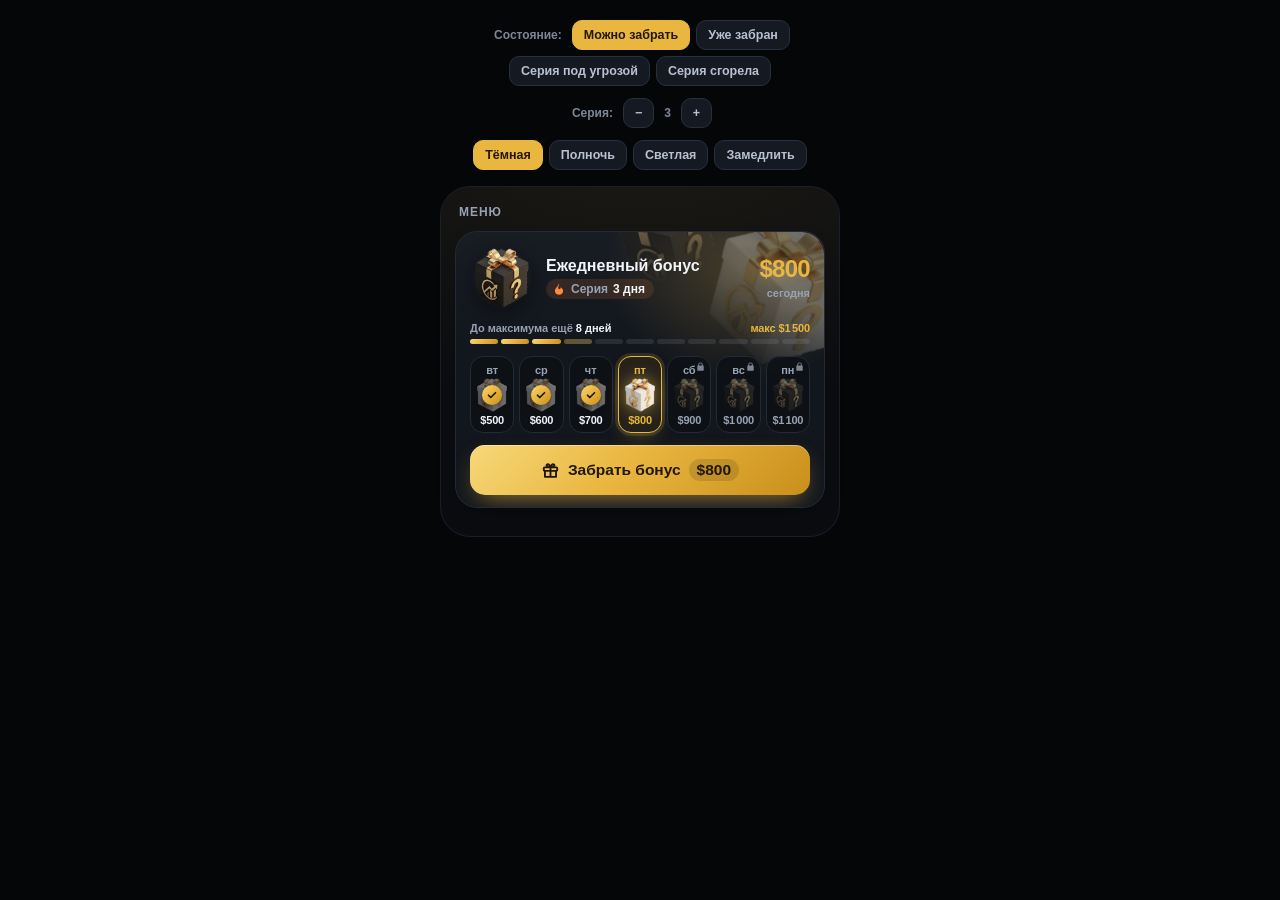
<file: concept/daily.html>
<!DOCTYPE html>
<html lang="ru">
<head>
<meta charset="utf-8">
<meta name="viewport" content="width=device-width, initial-scale=1, viewport-fit=cover">
<meta name="theme-color" content="#0a0c10">
<title>TradeUp — концепт «Ежедневный бонус» v2</title>
<style>
/* Концепт улучшенной карточки ежедневного бонуса (вкладка «Меню»).
   Один файл, картинки — data URI (в игре: img/daily-gift-dark.png и
   img/daily-gift-light.png). Цвета — переменные тем игры. --k — множитель
   длительности анимаций (кнопка «Замедлить»).

   Что нового относительно текущей карточки:
   1. Фон карточки не пустой: за шапкой стоят два подарка (белый и чёрный),
      наклонённые и притушенные, плюс золотое свечение и мерцающие искры.
   2. В плитках недели — подарки вместо пунктирных кружков: прошедшие дни —
      белый подарок с золотой галочкой, сегодня — светящийся белый подарок,
      будущие — чёрный подарок с замком. День максимума помечен «МАКС».
   3. Полоса серии «до максимума» — видно, сколько дней до $1 500.
   4. Кнопка с суммой и бликом; при получении подарок в шапке открывается,
      монеты вылетают, сумма докручивается, плитка «штампуется».
   5. После получения — кольцо-таймер до завтра и сумма завтрашнего бонуса;
      если серия под угрозой — предупреждение. */

*, *::before, *::after { box-sizing: border-box; margin: 0; padding: 0; }
html, body { min-height: 100%; }
body {
  font-family: -apple-system, BlinkMacSystemFont, "Segoe UI", Roboto, "Helvetica Neue", Arial, sans-serif;
  background: #050608; color: #e9ecf2; -webkit-font-smoothing: antialiased;
  display: flex; flex-direction: column; align-items: center; gap: 16px; padding: 20px 12px 40px;
}
button { font: inherit; color: inherit; background: none; border: 0; cursor: pointer; -webkit-tap-highlight-color: transparent; }
img { display: block; }
.mono { font-variant-numeric: tabular-nums; letter-spacing: -0.01em; }

/* ---------------- Темы игры ---------------- */
.screen, .screen[data-theme="dark"] {
  --bg: #0a0c10; --card: #12161d; --card2: #0d1015; --border: #222a36;
  --text: #f2f4f8; --muted: #98a2b3; --gold: #e9b640; --gold-soft: rgba(233, 182, 64, 0.14);
  --gold-grad: linear-gradient(135deg, #f7d879 0%, #e9b640 45%, #c98f1b 100%);
  --gold-border: rgba(233, 182, 64, 0.32); --primary-text: #221703; --track: rgba(152, 162, 179, 0.16);
  --down: #f0524f; --down-dim: rgba(240, 82, 79, 0.14);
  --card-shadow: 0 10px 30px -18px rgba(0, 0, 0, 0.8);
  --sheen: linear-gradient(180deg, rgba(255, 255, 255, 0.028), transparent 42%);
  --glow: radial-gradient(900px 420px at 50% -8%, rgba(233, 182, 64, 0.08), transparent 60%);
  --bg-gift-a: 0.34; --bg-gift-b: 0.6; --tile-gift: 0.42;
}
.screen[data-theme="midnight"] { --bg: #070b16; --card: #0d1322; --card2: #0a0f1c; --border: #1e2a45; --text: #e8edf7; --muted: #8b96b3; }
.screen[data-theme="light"] {
  --bg: #f5f2ea; --card: #ffffff; --card2: #f7f4ec; --border: #e6dfd0;
  --text: #1c1913; --muted: #645e50; --gold: #8f6a0e; --gold-soft: rgba(185, 138, 21, 0.12);
  --gold-grad: linear-gradient(135deg, #ecd28a 0%, #d3a52f 50%, #b98a15 100%);
  --gold-border: rgba(185, 138, 21, 0.32); --track: rgba(28, 25, 19, 0.09);
  --down: #d64545; --down-dim: rgba(214, 69, 69, 0.1);
  --card-shadow: 0 10px 26px -16px rgba(28, 25, 19, 0.28);
  --sheen: linear-gradient(180deg, rgba(255, 255, 255, 0.7), transparent 42%);
  --glow: radial-gradient(900px 420px at 50% -8%, rgba(201, 143, 27, 0.1), transparent 60%);
  --bg-gift-a: 0.5; --bg-gift-b: 0.22; --tile-gift: 0.55;
}
.screen { --k: 1; --ease: cubic-bezier(0.2, 0.8, 0.2, 1); --spring: cubic-bezier(0.3, 1.45, 0.5, 1); }
.screen.slow { --k: 3; }

/* ---------------- Панель концепта ---------------- */
.ctl { width: min(420px, 100%); display: flex; flex-wrap: wrap; gap: 6px; justify-content: center; }
.ctl button { padding: 7px 11px; border-radius: 10px; background: #151a22; border: 1px solid #263040; font-size: 12.5px; font-weight: 700; color: #b8c1d1; }
.ctl button.on { background: #e9b640; color: #221703; border-color: #e9b640; }
.ctl .sep { width: 100%; height: 0; }
.ctl .lbl { align-self: center; font-size: 12px; color: #7d8799; font-weight: 700; padding: 0 4px; }

/* ---------------- «Телефон» ---------------- */
.screen {
  width: min(400px, 100%); padding: 18px 14px 28px; border-radius: 30px;
  background: var(--glow), var(--bg); color: var(--text); border: 1px solid #1a1f29;
  display: flex; flex-direction: column; gap: 12px;
}
.screen h4 { font-size: 12px; font-weight: 800; color: var(--muted); text-transform: uppercase; letter-spacing: 0.08em; padding: 0 4px; }
.card { position: relative; border-radius: 22px; background: var(--sheen), var(--card); border: 1px solid var(--border); box-shadow: var(--card-shadow); }

/* ---------------- Карточка бонуса ---------------- */
.daily { padding: 14px 14px 12px; overflow: hidden; isolation: isolate; }

/* Фон: два подарка за шапкой, свечение и искры. */
.dl-bg { position: absolute; inset: 0; z-index: -1; pointer-events: none; overflow: hidden; border-radius: inherit; }
.dl-bg::before {
  content: ""; position: absolute; right: -60px; top: -80px; width: 280px; height: 230px; border-radius: 50%;
  background: radial-gradient(closest-side, color-mix(in srgb, var(--gold) 22%, transparent), transparent);
  animation: breath calc(var(--k) * 4s) ease-in-out infinite;
}
.dl-bg img { position: absolute; filter: blur(0.4px); }
.dl-bg .ga { width: 150px; right: -30px; top: -14px; opacity: var(--bg-gift-a); transform: rotate(16deg);
  -webkit-mask-image: linear-gradient(200deg, #000 45%, transparent 92%); mask-image: linear-gradient(200deg, #000 45%, transparent 92%);
  animation: drift calc(var(--k) * 9s) ease-in-out infinite; }
.dl-bg .gb { width: 104px; right: 104px; top: -44px; opacity: var(--bg-gift-b); transform: rotate(-14deg);
  -webkit-mask-image: linear-gradient(180deg, #000 20%, transparent 90%); mask-image: linear-gradient(180deg, #000 20%, transparent 90%);
  animation: drift calc(var(--k) * 11s) ease-in-out -3s infinite reverse; }
.dl-bg i { position: absolute; width: 4px; height: 4px; border-radius: 50%; background: var(--gold); box-shadow: 0 0 8px var(--gold);
  opacity: 0; animation: twinkle calc(var(--k) * 3.2s) ease-in-out infinite; animation-delay: calc(var(--k) * var(--t) * 1ms); }
.dl-bg::after { content: ""; position: absolute; inset: 0; background: linear-gradient(180deg, transparent 46%, var(--card) 78%); }

/* Шапка */
.dl-top { display: flex; align-items: center; gap: 12px; }
.dl-hero { position: relative; width: 64px; height: 64px; flex: none; display: grid; place-items: center; }
.dl-hero::before { content: ""; position: absolute; inset: 2px; border-radius: 50%;
  background: radial-gradient(closest-side, color-mix(in srgb, var(--gold) 38%, transparent), transparent);
  animation: breath calc(var(--k) * 2.8s) ease-in-out infinite; }
.dl-hero img { position: relative; width: 60px; height: 60px; object-fit: contain; filter: drop-shadow(0 6px 10px rgba(0, 0, 0, 0.45)); transform-origin: 50% 90%; }
.dl-hero.idle img { animation: wiggle calc(var(--k) * 3.6s) ease-in-out 1s infinite; }
.dl-hero.open img { animation: giftOpen calc(var(--k) * 820ms) var(--spring) both; }
.dl-hero .rays { position: absolute; inset: -18px; border-radius: 50%; opacity: 0; pointer-events: none;
  background: repeating-conic-gradient(from 0deg, color-mix(in srgb, var(--gold) 55%, transparent) 0 8deg, transparent 8deg 30deg);
  -webkit-mask-image: radial-gradient(closest-side, #000 30%, transparent); mask-image: radial-gradient(closest-side, #000 30%, transparent); }
.dl-hero.open .rays { animation: rays calc(var(--k) * 1.3s) ease-out; }
.dl-hero.done::before { animation: none; opacity: 0.25; }
.dl-hero.done img { filter: grayscale(0.35) brightness(0.85) drop-shadow(0 6px 10px rgba(0, 0, 0, 0.4)); }

.dl-t { flex: 1; min-width: 0; }
.dl-t > b { display: block; font-size: 16px; font-weight: 850; white-space: nowrap; overflow: hidden; text-overflow: ellipsis; }
.dl-streak { display: inline-flex; align-items: center; gap: 5px; margin-top: 4px; padding: 3px 9px 3px 6px; border-radius: 99px;
  background: color-mix(in srgb, #ff8a3c 13%, transparent); font-size: 12px; font-weight: 800; color: var(--muted); white-space: nowrap; }
.dl-streak svg { width: 14px; height: 14px; color: #ff8a3c; flex: none; }
.dl-streak b { color: var(--text); }
.dl-streak.zero { background: var(--track); }
.dl-streak.zero svg { color: var(--muted); }
.dl-streak.flip { animation: flipIn calc(var(--k) * 520ms) var(--ease); }

.dl-amt { flex: none; text-align: right; }
.dl-amt b { display: block; font-size: 24px; font-weight: 900; color: var(--gold); letter-spacing: -0.03em; text-shadow: 0 0 18px color-mix(in srgb, var(--gold) 35%, transparent); }
.dl-amt span { font-size: 11px; font-weight: 750; color: var(--muted); }
.dl-amt.done b { color: var(--muted); text-shadow: none; }
.dl-amt.bump b { animation: bump calc(var(--k) * 480ms) var(--spring); }

/* Полоса серии до максимума */
.dl-prog { margin-top: 12px; }
.dl-prog-h { display: flex; justify-content: space-between; font-size: 11px; font-weight: 750; color: var(--muted); margin-bottom: 5px; }
.dl-prog-h b { color: var(--text); }
.dl-prog-h .mx { color: var(--gold); }
.dl-bar { display: grid; grid-template-columns: repeat(11, 1fr); gap: 3px; }
.dl-bar i { height: 5px; border-radius: 3px; background: var(--track); transition: background 0.4s; }
.dl-bar i.on { background: var(--gold-grad); }
.dl-bar i.next { background: color-mix(in srgb, var(--gold) 30%, var(--track)); animation: breath calc(var(--k) * 1.6s) ease-in-out infinite; }

/* Неделя */
.dl-week { display: grid; grid-template-columns: repeat(7, 1fr); gap: 5px; margin-top: 12px; }
.wd {
  position: relative; display: flex; flex-direction: column; align-items: center; gap: 2px; min-width: 0;
  padding: 7px 0 6px; border-radius: 13px; background: color-mix(in srgb, var(--card2) 88%, transparent); border: 1px solid var(--border);
  font-size: 11px; font-weight: 800; color: var(--muted); text-transform: lowercase;
}
.wd .g { position: relative; width: 34px; height: 34px; }
.wd .g img { width: 100%; height: 100%; object-fit: contain; opacity: var(--tile-gift); filter: grayscale(0.2); }
.wd .lock { position: absolute; top: 4px; right: 4px; width: 11px; height: 11px; color: var(--muted); opacity: 0.8; }
.wd .ck { position: absolute; left: 50%; top: 50%; width: 20px; height: 20px; margin: -10px 0 0 -10px; border-radius: 50%;
  display: grid; place-items: center; background: var(--gold-grad); color: var(--primary-text); box-shadow: 0 2px 8px rgba(0, 0, 0, 0.35); }
.wd .ck svg { width: 12px; height: 12px; }
.wd b { font-size: 11px; font-weight: 850; white-space: nowrap; letter-spacing: -0.02em; }
.wd.got .g img { opacity: 0.45; filter: none; }
.wd.got b { color: var(--text); }
.wd.today { border-color: var(--gold); background: color-mix(in srgb, var(--gold) 11%, var(--card2)); color: var(--gold);
  box-shadow: 0 0 0 3px var(--gold-soft), 0 8px 20px -10px color-mix(in srgb, var(--gold) 60%, transparent); }
.wd.today b { color: var(--gold); }
.wd.today:not(.got) .g img { opacity: 1; filter: drop-shadow(0 0 8px color-mix(in srgb, var(--gold) 60%, transparent)); animation: hop calc(var(--k) * 1.8s) ease-in-out infinite; }
.wd.today.got .g img { opacity: 0.55; }
.wd.stamp .ck { animation: stamp calc(var(--k) * 560ms) cubic-bezier(0.3, 1.5, 0.5, 1) both; }
.wd.in { animation: wdIn calc(var(--k) * 420ms) var(--spring) calc(var(--k) * var(--d, 0) * 1ms) backwards; }
.wd[data-max] { border-style: dashed; border-color: var(--gold-border); }
.wd[data-max]::before {
  content: attr(data-max); position: absolute; top: -7px; padding: 0 5px; border-radius: 99px;
  background: var(--gold-grad); color: var(--primary-text);
  font-size: 8.5px; font-weight: 900; letter-spacing: 0.05em; text-transform: uppercase;
}

/* Кнопка / таймер */
.dl-cta { margin-top: 12px; }
.btn { position: relative; width: 100%; height: 50px; border-radius: 15px; overflow: hidden;
  display: flex; align-items: center; justify-content: center; gap: 8px; font-size: 15.5px; font-weight: 850;
  background: var(--gold-grad); color: var(--primary-text);
  box-shadow: 0 10px 26px -10px rgba(233, 182, 64, 0.7), inset 0 1px 0 rgba(255, 255, 255, 0.35);
  transition: transform 0.14s var(--ease); }
.btn:active { transform: scale(0.97); }
.btn svg { width: 19px; height: 19px; }
.btn em { font-style: normal; padding: 2px 8px; border-radius: 99px; background: rgba(34, 23, 3, 0.14); font-variant-numeric: tabular-nums; }
.btn::after { content: ""; position: absolute; top: 0; bottom: 0; width: 40%; left: -60%;
  background: linear-gradient(100deg, transparent, rgba(255, 255, 255, 0.45), transparent); animation: sweep calc(var(--k) * 3.2s) ease-in-out 1s infinite; }
.btn:disabled { opacity: 0.75; }
.cd { display: flex; align-items: center; gap: 10px; height: 50px; padding: 0 12px; border-radius: 15px; background: var(--card2); border: 1px solid var(--border); }
.cd.in { animation: fadeUp calc(var(--k) * 460ms) var(--ease) both; }
.ring { width: 30px; height: 30px; flex: none; transform: rotate(-90deg); }
.ring circle { fill: none; stroke-width: 3.2; }
.ring .tr { stroke: var(--track); }
.ring .pr { stroke: var(--gold); stroke-linecap: round; stroke-dasharray: 100; transition: stroke-dashoffset 1s linear; }
.cd-t { flex: 1; min-width: 0; font-size: 12.5px; font-weight: 750; color: var(--muted); line-height: 1.3; }
.cd-t b { color: var(--text); }
.cd-t .g { color: var(--gold); }
.cd-amt { display: flex; align-items: center; gap: 4px; font-size: 13px; font-weight: 850; color: var(--gold); }
.cd-amt img { width: 26px; height: 26px; object-fit: contain; }
.warn { display: flex; align-items: center; gap: 6px; margin-top: 8px; padding: 7px 10px; border-radius: 11px;
  background: var(--down-dim); color: var(--down); font-size: 12px; font-weight: 800; }
.warn svg { width: 14px; height: 14px; flex: none; }
.lost { display: flex; align-items: center; gap: 6px; margin-top: 10px; font-size: 12px; font-weight: 750; color: var(--muted); }
.lost b { color: var(--text); }

/* Монеты */
.coin { position: fixed; z-index: 50; width: 18px; height: 18px; margin: -9px 0 0 -9px; border-radius: 50%; pointer-events: none;
  background: radial-gradient(circle at 35% 30%, #fff3c4, #f2c443 45%, #b8810f); box-shadow: 0 0 8px rgba(233, 182, 64, 0.7); }

/* ---------------- Анимации ---------------- */
@keyframes breath { 0%, 100% { opacity: 0.55; transform: scale(0.96); } 50% { opacity: 1; transform: scale(1.04); } }
@keyframes drift { 0%, 100% { translate: 0 0; } 50% { translate: -4px 5px; } }
@keyframes twinkle { 0%, 100% { opacity: 0; transform: scale(0.4); } 50% { opacity: 0.9; transform: scale(1); } }
@keyframes wiggle { 0%, 70%, 100% { transform: rotate(0); } 74% { transform: rotate(-7deg); } 79% { transform: rotate(6deg); } 84% { transform: rotate(-4deg); } 89% { transform: rotate(2deg); } }
@keyframes hop { 0%, 100% { transform: translateY(0); } 50% { transform: translateY(-3px); } }
@keyframes giftOpen { 0% { transform: scale(1); } 25% { transform: scale(0.86, 1.08) rotate(-4deg); } 55% { transform: scale(1.18) translateY(-6px) rotate(3deg); } 100% { transform: scale(1); } }
@keyframes rays { 0% { opacity: 0; transform: scale(0.5) rotate(0); } 30% { opacity: 1; } 100% { opacity: 0; transform: scale(1.35) rotate(40deg); } }
@keyframes stamp { 0% { transform: scale(2.4); opacity: 0; } 60% { transform: scale(0.9); opacity: 1; } 100% { transform: scale(1); } }
@keyframes wdIn { from { opacity: 0; transform: translateY(8px) scale(0.92); } }
@keyframes flipIn { from { opacity: 0; transform: translateY(6px); } }
@keyframes fadeUp { from { opacity: 0; transform: translateY(8px); } }
@keyframes bump { 40% { transform: scale(1.18); } }
@keyframes sweep { 0%, 55% { left: -60%; } 100% { left: 130%; } }
@media (prefers-reduced-motion: reduce) { .screen *, .screen *::before, .screen *::after { animation: none !important; } }
</style>
</head>
<body>
<div class="ctl" id="ctl">
  <span class="lbl">Состояние:</span>
  <button data-st="ready" class="on">Можно забрать</button>
  <button data-st="claimed">Уже забран</button>
  <button data-st="risk">Серия под угрозой</button>
  <button data-st="lost">Серия сгорела</button>
  <span class="sep"></span>
  <span class="lbl">Серия:</span>
  <button data-sk="-1">−</button><span class="lbl mono" id="sk">3</span><button data-sk="1">+</button>
  <span class="sep"></span>
  <button data-th="dark" class="on">Тёмная</button>
  <button data-th="midnight">Полночь</button>
  <button data-th="light">Светлая</button>
  <button id="slow">Замедлить</button>
</div>

<div class="screen" id="scr" data-theme="dark">
  <h4>Меню</h4>
  <section class="card daily" id="daily">
    <div class="dl-bg" aria-hidden="true">
      <img class="ga" alt="" data-img="gift-light">
      <img class="gb" alt="" data-img="gift-dark">
      <i style="right:38px;top:18px;--t:0"></i><i style="right:120px;top:52px;--t:900"></i>
      <i style="right:76px;top:86px;--t:1700"></i><i style="right:180px;top:20px;--t:2400"></i>
    </div>
    <div class="dl-top">
      <div class="dl-hero idle" id="hero"><span class="rays"></span><img alt="" data-img="gift-dark"></div>
      <div class="dl-t">
        <b>Ежедневный бонус</b>
        <span class="dl-streak" id="streak"></span>
      </div>
      <div class="dl-amt" id="amt"></div>
    </div>
    <div class="dl-prog" id="prog"></div>
    <div class="dl-week" id="week" role="list" aria-label="Серия ежедневного бонуса"></div>
    <div class="dl-cta" id="cta"></div>
  </section>
</div>

<script>
'use strict';
var IMG = /*__IMAGES__*/{"gift-dark": "[data-uri]", "gift-light": "[data-uri]"};
var BASE = 500, STEP = 100, MAXS = 11, MAX = BASE + (MAXS - 1) * STEP; // $1 500 на 11-й день
var $ = function (s) { return document.querySelector(s); };
var scr = $('#scr');
var S = { st: 'ready', streak: 3 };
var ICO = {
  flame: '<svg viewBox="0 0 24 24" fill="currentColor"><path d="M12 2c1 3.5-1.5 5-1.5 8 0 1.4 1 2.5 2.2 2.5 1.6 0 2.3-1.4 2-3.3C17.6 11 19 13.2 19 15.5 19 19.1 15.9 22 12 22s-7-2.9-7-6.5C5 10 10.5 8 12 2z"/></svg>',
  lock: '<svg viewBox="0 0 24 24" fill="currentColor"><path d="M7 10V8a5 5 0 0 1 10 0v2h1a1 1 0 0 1 1 1v9a1 1 0 0 1-1 1H6a1 1 0 0 1-1-1v-9a1 1 0 0 1 1-1zm2 0h6V8a3 3 0 0 0-6 0z"/></svg>',
  check: '<svg viewBox="0 0 24 24" fill="none" stroke="currentColor" stroke-width="3.4" stroke-linecap="round" stroke-linejoin="round"><path d="M5 12.5l4.5 4.5L19 7.5"/></svg>',
  gift: '<svg viewBox="0 0 24 24" fill="none" stroke="currentColor" stroke-width="2.4" stroke-linejoin="round"><rect x="3.5" y="8" width="17" height="4.5" rx="1"/><path d="M5 12.5V20h14v-7.5M12 8v12M12 8S10.5 3.5 8 4.2C6 4.8 7 8 12 8zm0 0s1.5-4.5 4-3.8C18 4.8 17 8 12 8z"/></svg>',
  warn: '<svg viewBox="0 0 24 24" fill="currentColor"><path d="M12 2 1 21h22zm-1 7h2v6h-2zm0 8h2v2h-2z"/></svg>'
};
function money(v) { return '$' + Math.round(v).toLocaleString('ru-RU').replace(/\u00a0/g, '\u202f'); }
function amtFor(s) { return BASE + Math.max(0, Math.min(s, MAXS) - 1) * STEP; }
function plural(n, f) { var a = n % 10, b = n % 100; return a === 1 && b !== 11 ? f[0] : a >= 2 && a <= 4 && (b < 10 || b >= 20) ? f[1] : f[2]; }
function days(n) { return n + ' ' + plural(n, ['день', 'дня', 'дней']); }
function K() { return scr.classList.contains('slow') ? 3 : 1; }
document.querySelectorAll('[data-img]').forEach(function (i) { i.src = IMG[i.getAttribute('data-img')]; });

/* claimed — бонус сегодня уже получен; s — серия с учётом сегодняшнего дня. */
function model() {
  var claimed = S.st === 'claimed';
  var lost = S.st === 'lost';
  var prior = lost ? 0 : (claimed ? S.streak - 1 : S.streak);   // дней подряд до сегодня
  var todayS = prior + 1;                                       // какой по счёту день сегодня
  return { claimed: claimed, lost: lost, prior: prior, todayS: todayS, today: amtFor(todayS), shown: claimed ? S.streak : prior };
}

function render(mode) {
  var M = model();
  var hero = $('#hero');
  hero.classList.toggle('done', M.claimed);
  hero.classList.toggle('idle', !M.claimed);

  var sk = $('#streak');
  sk.className = 'dl-streak' + (M.shown ? '' : ' zero') + (mode === 'claim' ? ' flip' : '');
  sk.innerHTML = ICO.flame + (M.shown ? 'Серия <b>' + days(M.shown) + '</b>' : 'Забирай каждый день');

  var a = $('#amt');
  a.className = 'dl-amt' + (M.claimed ? ' done' : '') + (mode === 'claim' ? ' bump' : '');
  a.innerHTML = '<b class="mono">' + money(M.today) + '</b><span>' + (M.claimed ? 'получено' : 'сегодня') + '</span>';

  /* Полоса до максимума: 11 делений, закрашено — уже полученные дни. */
  var have = M.claimed ? M.todayS : M.prior, left = Math.max(0, MAXS - have);
  var bar = '';
  for (var i = 1; i <= MAXS; i++) bar += '<i class="' + (i <= have ? 'on' : (i === have + 1 ? 'next' : '')) + '"></i>';
  $('#prog').innerHTML = '<div class="dl-prog-h"><span>' + (left ? 'До максимума ещё <b>' + days(left) + '</b>' : 'Максимальный бонус каждый день') +
    '</span><span class="mx mono">макс ' + money(MAX) + '</span></div><div class="dl-bar">' + bar + '</div>';

  /* Неделя: −3 … +3 вокруг сегодня. */
  var now = new Date(), h = '', maxShown = M.today >= MAX;
  for (var o = -3; o <= 3; o++) {
    var got = o < 0 ? M.prior >= -o : (o === 0 && M.claimed);
    var s = M.todayS + o, amt = o < 0 ? (got ? amtFor(s) : BASE) : amtFor(s);
    var fut = o > 0, mx = '';
    if (fut && amt >= MAX && !maxShown) { mx = ' data-max="макс"'; maxShown = true; }
    var wd = new Date(now.getTime() + o * 864e5).toLocaleDateString('ru-RU', { weekday: 'short' }).replace('.', '');
    var cls = 'wd' + (got ? ' got' : '') + (o === 0 ? ' today' : '') + (o === 0 && mode === 'claim' ? ' stamp' : '') + (mode === 'intro' ? ' in' : '');
    var gimg = fut || (o < 0 && !got) ? IMG['gift-dark'] : IMG['gift-light'];
    h += '<div class="' + cls + '" role="listitem"' + mx + ' style="--d:' + (180 + (o + 3) * 55) + '"' + (o === 0 ? ' aria-current="date"' : '') + '>' +
      '<span>' + wd + '</span><span class="g"><img alt="" src="' + gimg + '">' + (got ? '<span class="ck">' + ICO.check + '</span>' : '') + '</span>' +
      '<b class="mono">' + money(amt) + '</b>' + (fut ? '<span class="lock">' + ICO.lock + '</span>' : '') + '</div>';
  }
  $('#week').innerHTML = h;

  /* Кнопка или таймер. */
  var cta = $('#cta');
  if (M.claimed) {
    cta.innerHTML = '<div class="cd' + (mode === 'claim' ? ' in' : '') + '">' +
      '<svg class="ring" viewBox="0 0 36 36"><circle class="tr" cx="18" cy="18" r="15.9"/><circle class="pr" id="ring" cx="18" cy="18" r="15.9" pathLength="100"/></svg>' +
      '<div class="cd-t">Следующий бонус через<br><b class="mono" id="cd">—</b></div>' +
      '<div class="cd-amt mono"><img alt="" src="' + IMG['gift-light'] + '">' + money(amtFor(M.todayS + 1)) + '</div></div>';
    tick();
  } else {
    cta.innerHTML = '<button type="button" class="btn" id="claim">' + ICO.gift + 'Забрать бонус <em>' + money(M.today) + '</em></button>' +
      (S.st === 'risk' ? '<div class="warn">' + ICO.warn + 'Серия ' + days(M.prior) + ' сгорит через <b class="mono">&nbsp;3:12:40</b></div>' : '') +
      (M.lost ? '<div class="lost">' + ICO.flame + 'Серия прервалась — начинаем заново с <b>' + money(BASE) + '</b></div>' : '');
    $('#claim').onclick = claim;
  }
}

function tick() {
  var cd = $('#cd'), ring = $('#ring');
  if (!cd) return;
  var n = new Date(), mid = new Date(n); mid.setHours(24, 0, 0, 0);
  var left = mid - n, p = (left / 864e5) * 100;
  var hh = Math.floor(left / 36e5), mm = Math.floor(left / 6e4) % 60, ss = Math.floor(left / 1e3) % 60;
  cd.textContent = hh + ':' + (mm < 10 ? '0' : '') + mm + ':' + (ss < 10 ? '0' : '') + ss;
  ring.style.strokeDashoffset = (100 - p).toFixed(2);
}
setInterval(tick, 1000);

/* Получение: подарок открывается, монеты летят из плитки «сегодня» к сумме, затем печать и таймер. */
function claim() {
  var btn = $('#claim');
  btn.disabled = true;
  var hero = $('#hero');
  hero.classList.remove('open'); void hero.offsetWidth; hero.classList.add('open');
  var from = document.querySelector('.wd.today .g').getBoundingClientRect();
  var to = $('#amt').getBoundingClientRect();
  var fx = from.left + from.width / 2, fy = from.top + from.height / 2, tx = to.right - 30, ty = to.top + 14;
  for (var i = 0; i < 14; i++) coin(fx, fy, tx, ty, i * 45 * K());
  var next = model().todayS;
  setTimeout(function () {
    S.st = 'claimed';
    S.streak = next;
    syncCtl();
    render('claim');
  }, (14 * 45 + 650) * K());
}
function coin(fx, fy, tx, ty, delay) {
  var c = document.createElement('i');
  c.className = 'coin';
  c.style.left = fx + 'px'; c.style.top = fy + 'px'; c.style.opacity = '0';
  document.body.appendChild(c);
  var mx = (fx + tx) / 2 + (Math.random() - 0.5) * 120, my = Math.min(fy, ty) - 60 - Math.random() * 60;
  c.animate([
    { transform: 'translate(0,0) scale(0.6)', opacity: 0 },
    { transform: 'translate(' + (mx - fx) + 'px,' + (my - fy) + 'px) scale(1.1)', opacity: 1, offset: 0.45 },
    { transform: 'translate(' + (tx - fx) + 'px,' + (ty - fy) + 'px) scale(0.5)', opacity: 0.2 }
  ], { duration: 650 * K(), delay: delay, easing: 'cubic-bezier(.5,0,.4,1)', fill: 'forwards' }).onfinish = function () { c.remove(); };
}

/* Панель концепта */
function syncCtl() {
  document.querySelectorAll('[data-st]').forEach(function (b) { b.classList.toggle('on', b.getAttribute('data-st') === S.st); });
  $('#sk').textContent = S.streak;
}
$('#ctl').addEventListener('click', function (e) {
  var b = e.target.closest('button');
  if (!b) return;
  if (b.dataset.st) { S.st = b.dataset.st; if (S.st === 'claimed' && S.streak < 1) S.streak = 1; if (S.st === 'risk' && S.streak < 1) S.streak = 3; }
  if (b.dataset.sk) S.streak = Math.max(S.st === 'claimed' ? 1 : 0, Math.min(14, S.streak + +b.dataset.sk));
  if (b.dataset.th) { scr.setAttribute('data-theme', b.dataset.th); document.querySelectorAll('[data-th]').forEach(function (x) { x.classList.toggle('on', x === b); }); }
  if (b.id === 'slow') { scr.classList.toggle('slow'); b.classList.toggle('on'); }
  syncCtl();
  render('intro');
});
syncCtl();
render('intro');
</script>
</body>
</html>
</file>
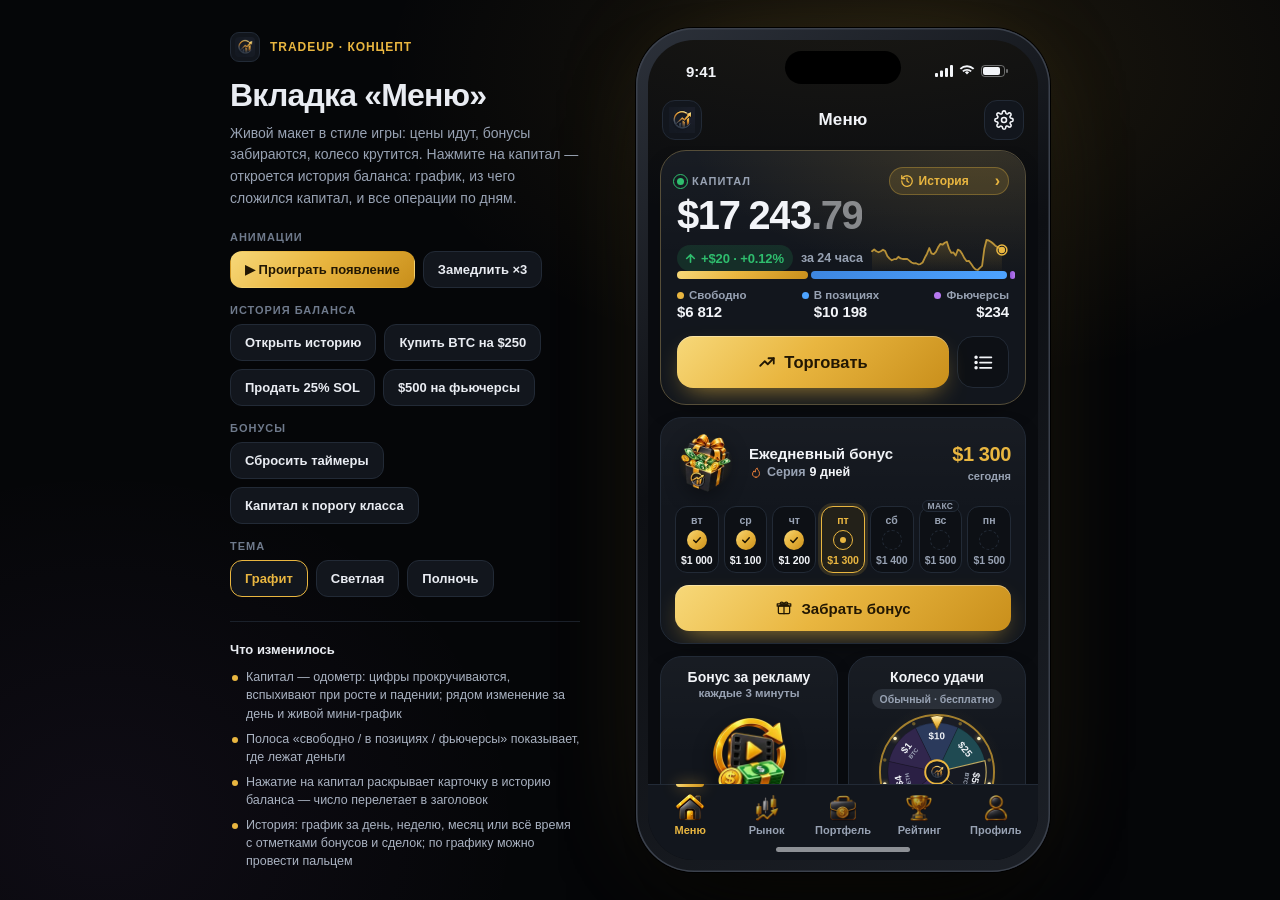
<file: concept/lobby.html>
<!DOCTYPE html>
<html lang="ru">
<head>
<meta charset="utf-8">
<meta name="viewport" content="width=device-width, initial-scale=1, viewport-fit=cover">
<meta name="theme-color" content="#0a0c10">
<title>TradeUp — концепт вкладки «Меню»</title>
<style>
/* Концепт вкладки «Меню» и истории баланса. Один файл: стили, разметка,
   скрипт и картинки (data URI) внутри, внешних ссылок нет — открывается и
   с диска. Цвета — переменные тем игры (css/style.css). --k — множитель
   длительности анимаций (кнопка «Замедлить»). */

*, *::before, *::after { box-sizing: border-box; margin: 0; padding: 0; }
html, body { height: 100%; }
body {
  font-family: -apple-system, BlinkMacSystemFont, "Segoe UI", Roboto, "Helvetica Neue", Arial, sans-serif;
  background: #050608;
  color: #e9ecf2;
  -webkit-font-smoothing: antialiased;
  overflow-x: hidden;
}
button { font: inherit; color: inherit; background: none; border: 0; cursor: pointer; -webkit-tap-highlight-color: transparent; }
input { font: inherit; color: inherit; }
img { display: block; }
.mono { font-variant-numeric: tabular-nums; letter-spacing: -0.01em; }
.up { color: var(--up); }
.down { color: var(--down); }
:focus-visible { outline: 2px solid var(--gold, #e9b640); outline-offset: 2px; }

/* ---------------- Темы игры ---------------- */

.screen[data-theme="dark"], .screen[data-theme="dawn"], .screen[data-theme="carbon"], .screen[data-theme="ash"] {
  --bg: #0a0c10; --card: #12161d; --card2: #0d1015; --border: #222a36;
  --text: #f2f4f8; --muted: #98a2b3; --gold: #e9b640; --gold-soft: rgba(233, 182, 64, 0.14);
  --gold-grad: linear-gradient(135deg, #f7d879 0%, #e9b640 45%, #c98f1b 100%);
  --gold-border: rgba(233, 182, 64, 0.32);
  --up: #2fbe6e; --up-dim: rgba(47, 190, 110, 0.14); --down: #f0524f; --down-dim: rgba(240, 82, 79, 0.14);
  --blue: #4da3ff; --blue-dim: rgba(77, 163, 255, 0.14); --violet: #b678f0; --violet-dim: rgba(182, 120, 240, 0.15);
  --primary-text: #221703; --track: rgba(152, 162, 179, 0.16); --hair: rgba(255, 255, 255, 0.05);
  --glow: radial-gradient(900px 420px at 50% -8%, rgba(233, 182, 64, 0.08), transparent 60%);
  --card-shadow: 0 10px 30px -18px rgba(0, 0, 0, 0.8);
  --sheen: linear-gradient(180deg, rgba(255, 255, 255, 0.028), transparent 42%);
}
.screen[data-theme="dawn"] {
  --bg: #0b0d1a; --card: #141a2e; --card2: #0f1424; --border: #283354;
  --glow: radial-gradient(900px 420px at 50% -8%, rgba(255, 140, 120, 0.12), transparent 60%);
}
.screen[data-theme="carbon"] {
  --bg: #0a0a0c; --card: #16171b; --card2: #101114; --border: #2a2c33;
  --glow: radial-gradient(900px 420px at 50% -8%, rgba(200, 205, 215, 0.07), transparent 60%);
}
.screen[data-theme="ash"] {
  --bg: #0f0c0b; --card: #1a1615; --card2: #141110; --border: #322824;
  --glow: radial-gradient(900px 420px at 50% -8%, rgba(255, 150, 90, 0.09), transparent 60%);
}
.screen[data-theme="light"] {
  --bg: #f5f2ea; --card: #ffffff; --card2: #f7f4ec; --border: #e6dfd0;
  --text: #1c1913; --muted: #645e50; --gold: #8f6a0e; --gold-soft: rgba(185, 138, 21, 0.12);
  --gold-grad: linear-gradient(135deg, #ecd28a 0%, #d3a52f 50%, #b98a15 100%);
  --gold-border: rgba(185, 138, 21, 0.32);
  --up: #1d9e5a; --up-dim: rgba(29, 158, 90, 0.12); --down: #d64545; --down-dim: rgba(214, 69, 69, 0.1);
  --blue: #2f7fd6; --blue-dim: rgba(47, 127, 214, 0.12); --violet: #8a4fd0; --violet-dim: rgba(138, 79, 208, 0.12);
  --primary-text: #221703; --track: rgba(28, 25, 19, 0.09); --hair: rgba(28, 25, 19, 0.05);
  --glow: radial-gradient(900px 420px at 50% -8%, rgba(201, 143, 27, 0.1), transparent 60%);
  --card-shadow: 0 10px 26px -16px rgba(28, 25, 19, 0.28);
  --sheen: linear-gradient(180deg, rgba(255, 255, 255, 0.7), transparent 42%);
}
.screen[data-theme="midnight"] {
  --bg: #070b16; --card: #0d1322; --card2: #0a0f1c; --border: #1e2a45;
  --text: #e8edf7; --muted: #8b96b3; --gold: #e9b640; --gold-soft: rgba(233, 182, 64, 0.14);
  --gold-grad: linear-gradient(135deg, #f7d879 0%, #e9b640 45%, #c98f1b 100%);
  --gold-border: rgba(233, 182, 64, 0.32);
  --up: #2fbe6e; --up-dim: rgba(47, 190, 110, 0.14); --down: #f0524f; --down-dim: rgba(240, 82, 79, 0.14);
  --blue: #4da3ff; --blue-dim: rgba(77, 163, 255, 0.14); --violet: #b678f0; --violet-dim: rgba(182, 120, 240, 0.15);
  --primary-text: #221703; --track: rgba(139, 150, 179, 0.16); --hair: rgba(255, 255, 255, 0.05);
  --glow: radial-gradient(900px 420px at 50% -8%, rgba(77, 163, 255, 0.1), transparent 60%);
  --card-shadow: 0 10px 30px -18px rgba(0, 0, 0, 0.85);
  --sheen: linear-gradient(180deg, rgba(255, 255, 255, 0.028), transparent 42%);
}
/* Акцент «Неон» из витрины — перекрашивает только золото. */
.screen.neo {
  --gold: #ff5fa2; --gold-soft: rgba(255, 95, 162, 0.14); --gold-border: rgba(255, 95, 162, 0.36);
  --gold-grad: linear-gradient(135deg, #ffb3d4 0%, #ff5fa2 50%, #d23f82 100%);
}

/* ---------------- Сцена: панель демо + телефон ---------------- */

.stage {
  height: 100vh;
  min-height: 720px;
  display: flex;
  align-items: center;
  justify-content: center;
  gap: 56px;
  padding: 28px;
  background:
    radial-gradient(900px 520px at 72% 8%, rgba(233, 182, 64, 0.1), transparent 60%),
    radial-gradient(700px 600px at 8% 92%, rgba(182, 120, 240, 0.06), transparent 60%),
    #050608;
}
.demo { width: 350px; flex: none; max-height: 100%; overflow-y: auto; scrollbar-width: none; padding: 4px 0; }
.demo::-webkit-scrollbar { display: none; }
.demo-brand { display: flex; align-items: center; gap: 10px; font-size: 12px; font-weight: 800; letter-spacing: 0.08em; text-transform: uppercase; color: #e9b640; }
.demo-brand img { width: 30px; height: 30px; border-radius: 9px; background: #12161d; padding: 4px; border: 1px solid #222a36; }
.demo h1 { font-size: 32px; line-height: 1.08; letter-spacing: -0.025em; margin: 16px 0 10px; }
.demo > p { color: #98a2b3; font-size: 14px; line-height: 1.55; }
.dctl { display: flex; flex-direction: column; gap: 16px; margin-top: 22px; }
.dgrp > span { display: block; font-size: 11px; font-weight: 800; letter-spacing: 0.09em; text-transform: uppercase; color: #6f7a8c; margin-bottom: 8px; }
.drow { display: flex; flex-wrap: wrap; gap: 8px; }
.drow.col { flex-direction: column; }
.dbtn2 {
  padding: 10px 14px;
  border-radius: 12px;
  background: #12161d;
  border: 1px solid #222a36;
  color: #e9ecf2;
  font-size: 13px;
  font-weight: 700;
  text-align: left;
  transition: transform 0.12s, border-color 0.2s, color 0.2s, opacity 0.2s;
}
.dbtn2:hover { border-color: rgba(233, 182, 64, 0.45); }
.dbtn2:active { transform: scale(0.96); }
.dbtn2.gold { background: linear-gradient(135deg, #f7d879, #e9b640 45%, #c98f1b); color: #221703; border-color: transparent; }
.dbtn2.on, .dbtn2[aria-pressed="true"] { border-color: #e9b640; color: #e9b640; }
.dbtn2.ach { display: flex; align-items: center; gap: 10px; }
.dbtn2.ach i { flex: none; width: 8px; height: 8px; border-radius: 50%; background: var(--c); box-shadow: 0 0 10px var(--c); }
.dbtn2.ach em { margin-left: auto; font-style: normal; font-size: 11px; font-weight: 700; color: #6f7a8c; white-space: nowrap; }
.dbtn2:disabled { opacity: 0.45; pointer-events: none; }
.notes { margin-top: 24px; padding-top: 18px; border-top: 1px solid #1b212b; }
.notes b { font-size: 13px; }
.notes ul { list-style: none; margin-top: 10px; display: flex; flex-direction: column; gap: 7px; }
.notes li { position: relative; padding-left: 16px; font-size: 12.5px; line-height: 1.45; color: #aab3c2; }
.notes li::before { content: ""; position: absolute; left: 2px; top: 7px; width: 6px; height: 6px; border-radius: 50%; background: #e9b640; }

.phone {
  position: relative;
  flex: none;
  width: 414px;
  height: min(868px, calc(100vh - 56px));
  min-height: 660px;
  padding: 12px;
  border-radius: 58px;
  background: linear-gradient(145deg, #2c313a, #0d0f13 42%, #1c2027);
  box-shadow: inset 0 0 0 1.5px #3b414c, 0 0 0 1px #000, 0 50px 90px -30px rgba(0, 0, 0, 0.9), 0 0 120px -40px rgba(233, 182, 64, 0.25);
}
.phone::before { content: ""; position: absolute; z-index: 130; top: 23px; left: 50%; width: 116px; height: 33px; margin-left: -58px; border-radius: 20px; background: #000; }
.screen {
  position: relative;
  width: 100%;
  height: 100%;
  border-radius: 46px;
  overflow: hidden;
  isolation: isolate;
  display: flex;
  flex-direction: column;
  background: var(--glow), var(--bg);
  color: var(--text);
  font-size: 15px;
  --k: 1;
  --ease: cubic-bezier(0.2, 0.8, 0.2, 1);
  --spring: cubic-bezier(0.34, 1.5, 0.55, 1);
  transition: background-color 0.4s;
}
.screen::after { content: ""; position: absolute; z-index: 125; left: 50%; bottom: 8px; width: 134px; height: 5px; margin-left: -67px; border-radius: 99px; background: var(--text); opacity: 0.55; pointer-events: none; }
.statusbar { flex: none; position: relative; z-index: 6; height: 54px; display: flex; align-items: center; justify-content: space-between; padding: 8px 30px 0 38px; font-size: 15px; font-weight: 700; }
.statusbar svg { height: 12px; width: auto; fill: currentColor; }
.sb-r { display: flex; gap: 6px; align-items: center; }

/* ---------------- Экраны, шапка, таббар ---------------- */

.views { position: relative; flex: 1; min-height: 0; overflow: hidden; }
.view { position: absolute; inset: 0; display: flex; flex-direction: column; }


.topbar { flex: none; height: 52px; display: flex; align-items: center; gap: 10px; padding: 0 14px; }
.topbar h1 { flex: 1; text-align: center; font-size: 17px; font-weight: 800; letter-spacing: 0.01em; }
.icon-btn {
  width: 40px; height: 40px;
  flex: none;
  border-radius: 13px;
  display: grid; place-items: center;
  background: var(--card);
  border: 1px solid var(--border);
  transition: transform 0.14s var(--ease), border-color 0.2s;
}
.icon-btn:active { transform: scale(0.9); }
.icon-btn img { width: 26px; height: 26px; }
.icon-btn svg { width: 20px; height: 20px; }
.icon-btn.gear svg { transition: transform 0.6s var(--spring); }
.icon-btn.gear:hover svg { transform: rotate(60deg); }
.tabbar {
  flex: none;
  position: relative;
  z-index: 5;
  display: grid;
  grid-template-columns: repeat(5, 1fr);
  padding: 7px 4px 24px;
  background: var(--card);
  border-top: 1px solid var(--border);
}
.tab { position: relative; display: flex; flex-direction: column; align-items: center; gap: 3px; padding-top: 3px; font-size: 11px; font-weight: 700; color: var(--muted); transition: color 0.2s; }
.tab img { width: 26px; height: 26px; opacity: 0.7; transition: transform 0.35s var(--spring), opacity 0.2s; }
.tab:active img { transform: scale(0.85); }
.tab.on { color: var(--gold); }
.tab.on img { opacity: 1; transform: translateY(-1px) scale(1.08); }
.tab.on::before { content: ""; position: absolute; top: -8px; width: 28px; height: 3px; border-radius: 0 0 3px 3px; background: var(--gold-grad); box-shadow: 0 0 14px rgba(233, 182, 64, 0.75); }
.tab .tab-dot { position: absolute; top: 0; left: calc(50% + 9px); width: 9px; height: 9px; border-radius: 50%; background: var(--down); border: 2px solid var(--card); transform: scale(0); transition: transform 0.3s var(--spring); }
.tab .tab-dot.on { transform: scale(1); }
.tab.catch img { animation: bump calc(var(--k) * 560ms) var(--spring); }

.pages { position: relative; flex: 1; min-height: 0; overflow-y: auto; overflow-x: hidden; overscroll-behavior: contain; scrollbar-width: none; padding: 4px 12px 22px; }
.pages::-webkit-scrollbar { display: none; }
.page { display: flex; flex-direction: column; gap: 12px; }
.end { text-align: center; font-size: 11px; font-weight: 700; color: var(--muted); opacity: 0.55; padding: 8px 0 4px; letter-spacing: 0.04em; }

/* Каскад появления: карточки поднимаются с разной задержкой (--d, мс). */
.rv { opacity: 0; }
.intro .rv { animation: rvIn calc(var(--k) * 640ms) var(--ease) calc(var(--k) * var(--d, 0) * 1ms) both; }
.shown .rv { opacity: 1; }
@keyframes rvIn { from { opacity: 0; transform: translateY(18px) scale(0.985); } to { opacity: 1; transform: none; } }

/* ---------------- Базовые карточки и элементы ---------------- */

.card {
  position: relative;
  border-radius: 22px;
  background: var(--sheen), var(--card);
  border: 1px solid var(--border);
  box-shadow: var(--card-shadow);
}
.card-head { display: flex; align-items: center; gap: 8px; }
.card-head h2 { font-size: 17px; font-weight: 800; letter-spacing: -0.01em; }
.kicker { font-size: 11px; font-weight: 800; letter-spacing: 0.09em; text-transform: uppercase; color: var(--muted); }
.link { margin-left: auto; display: inline-flex; align-items: center; gap: 3px; font-size: 12.5px; font-weight: 800; color: var(--gold); padding: 6px 2px; }
.link .chev { font-size: 17px; line-height: 1; transition: transform 0.2s var(--ease); }
.link:hover .chev { transform: translateX(2px); }
.bar { position: relative; height: 6px; border-radius: 99px; background: var(--track); overflow: hidden; }
.bar > u {
  position: absolute; left: 0; top: 0; bottom: 0;
  width: var(--w, 0%);
  border-radius: inherit;
  background: var(--gold-grad);
  transition: width calc(var(--k) * 900ms) cubic-bezier(0.2, 0.7, 0.3, 1);
}
.bar > u::after {
  content: ""; position: absolute; inset: 0;
  background: linear-gradient(100deg, transparent 20%, rgba(255, 255, 255, 0.55) 50%, transparent 80%);
  transform: translateX(-100%);
  animation: barShine calc(var(--k) * 2.8s) ease-in-out infinite;
}
@keyframes barShine { 0%, 55% { transform: translateX(-100%); } 100% { transform: translateX(100%); } }
.bar.blue > u { background: linear-gradient(90deg, #3d86e0, var(--blue)); }
.btn {
  height: 50px; padding: 0 20px;
  display: inline-flex; align-items: center; justify-content: center; gap: 8px;
  border-radius: 16px; font-size: 15.5px; font-weight: 800;
  transition: transform 0.14s var(--ease), opacity 0.2s, background 0.3s, color 0.3s;
}
.btn:active { transform: scale(0.96); }
.btn.gold { background: var(--gold-grad); color: var(--primary-text); box-shadow: 0 10px 26px -10px rgba(233, 182, 64, 0.7), inset 0 1px 0 rgba(255, 255, 255, 0.35); }
.btn.ghost { background: var(--card2); border: 1px solid var(--border); color: var(--text); }
.btn.small { height: 36px; padding: 0 14px; border-radius: 12px; font-size: 13px; }
.btn svg { width: 18px; height: 18px; }
@keyframes bump { 0% { transform: scale(1); } 35% { transform: scale(1.18); } 100% { transform: scale(1); } }
@keyframes pop { 0% { transform: scale(0.6); opacity: 0; } 60% { transform: scale(1.12); opacity: 1; } 100% { transform: scale(1); } }

/* ---------------- Шторка и уведомления ---------------- */

.sheet { position: absolute; inset: 0; z-index: 70; visibility: hidden; }
.sheet.on { visibility: visible; }
.sheet-bg { position: absolute; inset: 0; background: rgba(0, 0, 0, 0.55); opacity: 0; transition: opacity calc(var(--k) * 300ms); }
.sheet.on .sheet-bg { opacity: 1; }
.sheet-panel {
  position: absolute; left: 0; right: 0; bottom: 0; max-height: 84%;
  overflow-y: auto; scrollbar-width: none;
  padding: 10px 16px 30px; border-radius: 26px 26px 0 0;
  background: var(--sheen), var(--card); border-top: 1px solid var(--border);
  transform: translateY(100%);
  transition: transform calc(var(--k) * 460ms) cubic-bezier(0.2, 0.9, 0.25, 1);
}
.sheet.on .sheet-panel { transform: none; }
.sheet-panel.drag { transition: none; }
.grab { width: 40px; height: 4px; margin: 0 auto 14px; border-radius: 99px; background: var(--muted); opacity: 0.4; }
.sh-h { font-size: 19px; font-weight: 850; letter-spacing: -0.01em; }
.sh-sub { margin-top: 4px; font-size: 13px; font-weight: 600; color: var(--muted); line-height: 1.45; }

.toasts { position: absolute; left: 12px; right: 12px; top: 60px; z-index: 140; display: flex; flex-direction: column; align-items: center; gap: 6px; pointer-events: none; }
.toast {
  display: inline-flex; align-items: center; gap: 8px;
  padding: 9px 14px 9px 10px; border-radius: 14px;
  background: var(--bubble, #2a3140); color: #fff; font-size: 13px; font-weight: 750;
  box-shadow: 0 12px 30px -10px rgba(0, 0, 0, 0.6);
  animation: toastIn calc(var(--k) * 420ms) var(--spring) both;
}
.screen[data-theme="light"] .toast { background: #1c1913; }
.toast svg { width: 16px; height: 16px; color: #e9b640; }
.toast.out { animation: toastOut calc(var(--k) * 300ms) var(--ease) both; }
@keyframes toastIn { from { opacity: 0; transform: translateY(-14px) scale(0.94); } to { opacity: 1; transform: none; } }
@keyframes toastOut { to { opacity: 0; transform: translateY(-10px) scale(0.96); } }

.fx { position: absolute; inset: 0; z-index: 112; pointer-events: none; overflow: hidden; }
.fly { position: absolute; left: 0; top: 0; will-change: transform; }

/* ---------------- Демо-шторка на узких экранах ---------------- */

.dsheet { position: absolute; inset: 0; z-index: 75; visibility: hidden; }
.dsheet.on { visibility: visible; }
.dsheet-bg { position: absolute; inset: 0; background: rgba(0, 0, 0, 0.55); opacity: 0; transition: opacity 0.3s; }
.dsheet.on .dsheet-bg { opacity: 1; }
.dsheet-panel { position: absolute; left: 0; right: 0; bottom: 0; max-height: 82%; overflow-y: auto; padding: 10px 16px 30px; border-radius: 22px 22px 0 0; background: #12161d; border-top: 1px solid #222a36; color: #e9ecf2; transform: translateY(100%); transition: transform 0.4s cubic-bezier(0.2, 0.9, 0.3, 1); }
.dsheet.on .dsheet-panel { transform: none; }
.dsheet h3 { font-size: 17px; font-weight: 800; }
.dsheet .dctl { margin-top: 14px; }

/* ---------------- Баланс ---------------- */

.bal-card { padding: 0; overflow: hidden; border-radius: 26px; border-color: color-mix(in srgb, var(--gold) 26%, var(--border)); }
.bal-card::before {
  content: ""; position: absolute; inset: 0; pointer-events: none; border-radius: inherit;
  background: radial-gradient(420px 220px at 88% -10%, color-mix(in srgb, var(--gold) 16%, transparent), transparent 70%);
}
.bal {
  position: relative; display: block; width: 100%; text-align: left;
  padding: 16px 16px 12px; border-radius: 26px 26px 0 0;
  transition: transform 0.18s var(--ease), background 0.25s;
}
.bal:hover { background: color-mix(in srgb, var(--gold) 3%, transparent); }
.bal:active { transform: scale(0.985); }
.bal-top { position: relative; z-index: 1; display: flex; align-items: center; gap: 8px; }
.live { position: relative; width: 7px; height: 7px; border-radius: 50%; background: var(--up); flex: none; }
.live::after { content: ""; position: absolute; inset: -4px; border-radius: 50%; border: 1.5px solid var(--up); animation: livePing calc(var(--k) * 1.8s) ease-out infinite; }
@keyframes livePing { 0% { transform: scale(0.5); opacity: 1; } 100% { transform: scale(1.6); opacity: 0; } }
.hist-chip {
  margin-left: auto; position: relative; overflow: hidden;
  display: inline-flex; align-items: center; gap: 5px;
  height: 28px; padding: 0 8px 0 10px; border-radius: 99px;
  background: var(--gold-soft); border: 1px solid var(--gold-border); color: var(--gold);
  font-size: 12px; font-weight: 850;
}
.hist-chip svg { width: 14px; height: 14px; }
.hist-chip .chev { font-size: 16px; line-height: 1; margin-left: -1px; transition: transform 0.25s var(--ease); }
.bal:hover .hist-chip .chev { transform: translateX(2px); }
.hist-chip::after {
  content: ""; position: absolute; inset: 0;
  background: linear-gradient(105deg, transparent 30%, rgba(255, 255, 255, 0.35) 50%, transparent 70%);
  transform: translateX(-120%);
  animation: pillShine calc(var(--k) * 5s) ease-in-out 1.6s infinite;
}
@keyframes pillShine { 0%, 80% { transform: translateX(-120%); } 100% { transform: translateX(120%); } }
.hist-chip .nb { min-width: 17px; height: 17px; padding: 0 5px; border-radius: 99px; display: grid; place-items: center; background: var(--gold-grad); color: var(--primary-text); font-size: 10.5px; font-weight: 900; transform: scale(0); transition: transform 0.35s var(--spring); }
.hist-chip .nb.on { transform: scale(1); }
.bal-num { position: relative; z-index: 1; margin-top: 10px; font-size: 40px; font-weight: 850; letter-spacing: -0.035em; line-height: 1; white-space: nowrap; transition: color 0.5s; }
.bal-num.fl-up { color: var(--up); transition: none; }
.bal-num.fl-down { color: var(--down); transition: none; }
.bal-num.land { animation: land calc(var(--k) * 420ms) var(--spring); }
@keyframes land { 0% { transform: scale(1); } 30% { transform: scale(1.045); } 100% { transform: scale(1); } }
/* Одометр: каждая цифра — колонка 0–9, сдвигается по вертикали. */
.odo { display: inline-flex; align-items: flex-start; }
.odo-d { position: relative; display: inline-block; height: 1em; overflow: hidden; }
.odo-d > span { display: flex; flex-direction: column; transition: transform calc(var(--k) * 700ms) cubic-bezier(0.25, 0.9, 0.3, 1.05); }
.odo-d > span > i { display: block; height: 1em; font-style: normal; text-align: center; }
.odo-c { display: inline-block; }
.odo-c.sp { width: 0.22em; }
.odo-c.cents, .odo .cents { opacity: 0.5; }
.bal-sub { position: relative; z-index: 1; display: flex; align-items: center; gap: 8px; margin-top: 10px; }
.chg { display: inline-flex; align-items: center; gap: 4px; height: 26px; padding: 0 9px 0 7px; border-radius: 99px; font-size: 13px; font-weight: 800; background: var(--up-dim); color: var(--up); transition: background 0.3s, color 0.3s; }
.chg.neg { background: var(--down-dim); color: var(--down); }
.chg svg { width: 13px; height: 13px; transition: transform 0.35s var(--spring); }
.chg.neg svg { transform: rotate(180deg); }
.bal-sub .per { font-size: 12.5px; font-weight: 700; color: var(--muted); }
/* График — в строке изменения за день, справа: не перекрывает ни цифры, ни подписи. */
.bal-spark { position: relative; flex: 1; min-width: 60px; max-width: 170px; height: 40px; margin: -10px 0 -4px auto; pointer-events: none; overflow: visible; }
.bal-spark path.l { fill: none; stroke: var(--gold); stroke-width: 1.8; stroke-linejoin: round; stroke-linecap: round; opacity: 0.75; }
.bal-spark path.f { opacity: 0.7; }
.bal-spark .dot { fill: var(--gold); }
.bal-spark .ping { fill: none; stroke: var(--gold); stroke-width: 1.5; transform-box: fill-box; transform-origin: center; animation: sparkPing calc(var(--k) * 2s) ease-out infinite; }
@keyframes sparkPing { 0% { transform: scale(0.6); opacity: 0.9; } 100% { transform: scale(2.4); opacity: 0; } }
.split { position: relative; z-index: 1; margin-top: 16px; }
.split-bar { display: flex; gap: 3px; height: 8px; }
.split-bar i { display: block; height: 100%; border-radius: 99px; flex: 0 0 0%; transition: flex-basis calc(var(--k) * 900ms) cubic-bezier(0.2, 0.7, 0.3, 1); min-width: 0; }
.split-bar i.c { background: var(--gold-grad); }
.split-bar i.s { background: linear-gradient(90deg, #3d86e0, var(--blue)); }
.split-bar i.f { background: linear-gradient(90deg, #9357d6, var(--violet)); }
.split-leg { display: grid; grid-template-columns: repeat(3, auto); justify-content: space-between; gap: 6px; margin-top: 10px; }
.split-leg span { display: flex; flex-direction: column; gap: 2px; min-width: 0; }
.split-leg span:nth-child(2) { align-items: center; }
.split-leg span:nth-child(3) { align-items: flex-end; }
.split-leg em { font-style: normal; display: inline-flex; align-items: center; gap: 5px; font-size: 11.5px; font-weight: 750; color: var(--muted); }
.split-leg em::before { content: ""; width: 7px; height: 7px; border-radius: 50%; background: var(--dc); }
.split-leg b { font-size: 15px; font-weight: 850; }
.split-leg b.bump { animation: bump calc(var(--k) * 460ms) var(--spring); color: var(--gold); }
.bal-actions { position: relative; z-index: 1; display: grid; grid-template-columns: 1fr auto; gap: 8px; padding: 4px 16px 16px; }
.btn.trade { position: relative; overflow: hidden; height: 52px; font-size: 16.5px; }
.btn.trade::after { content: ""; position: absolute; inset: 0; background: linear-gradient(105deg, transparent 35%, rgba(255, 255, 255, 0.45) 50%, transparent 65%); transform: translateX(-100%); animation: pillShine calc(var(--k) * 4.2s) ease-in-out 2.2s infinite; }
.btn.sq { width: 52px; height: 52px; padding: 0; }
.btn.sq svg { width: 21px; height: 21px; }
.float-amt { position: absolute; z-index: 3; font-size: 20px; font-weight: 900; color: var(--gold); pointer-events: none; text-shadow: 0 2px 12px rgba(0, 0, 0, 0.5); animation: floatUp calc(var(--k) * 1300ms) cubic-bezier(0.2, 0.8, 0.3, 1) both; white-space: nowrap; }
@keyframes floatUp { 0% { opacity: 0; transform: translateY(8px) scale(0.7); } 18% { opacity: 1; transform: translateY(-4px) scale(1.08); } 70% { opacity: 1; transform: translateY(-22px) scale(1); } 100% { opacity: 0; transform: translateY(-34px); } }
.coin {
  position: absolute; left: 0; top: 0; width: 22px; height: 22px; margin: -11px 0 0 -11px; border-radius: 50%;
  display: grid; place-items: center; font-size: 12px; font-weight: 900; color: #6b4a07;
  background: radial-gradient(circle at 35% 30%, #fff3c4, #f0c04d 45%, #c98f1b 100%);
  box-shadow: inset 0 -2px 0 rgba(0, 0, 0, 0.2), 0 3px 8px rgba(0, 0, 0, 0.35);
}
.coin::after { content: "$"; }
.coin.eth::after { content: "Ξ"; }
.coin.btc::after { content: "B"; }

/* ---------------- Бонусы ---------------- */

.daily { padding: 14px 14px 12px; overflow: hidden; }
.daily-top { display: flex; align-items: center; gap: 12px; }
.gift { position: relative; width: 62px; height: 62px; flex: none; display: grid; place-items: center; }
.gift::before { content: ""; position: absolute; inset: 4px; border-radius: 50%; background: radial-gradient(closest-side, color-mix(in srgb, var(--gold) 34%, transparent), transparent); animation: glowBreath calc(var(--k) * 2.8s) ease-in-out infinite; }
.gift img { position: relative; width: 58px; height: 58px; object-fit: contain; filter: drop-shadow(0 6px 10px rgba(0, 0, 0, 0.4)); }
.gift.idle img { animation: wiggle calc(var(--k) * 3.6s) ease-in-out 1s infinite; transform-origin: 50% 90%; }
.gift.pop img { animation: giftPop calc(var(--k) * 720ms) var(--spring); }
.gift.done::before { animation: none; opacity: 0.3; }
.gift.done img { filter: grayscale(0.4) brightness(0.85) drop-shadow(0 6px 10px rgba(0, 0, 0, 0.4)); }
@keyframes wiggle { 0%, 84%, 100% { transform: rotate(0); } 88% { transform: rotate(-9deg) scale(1.04); } 92% { transform: rotate(8deg) scale(1.04); } 96% { transform: rotate(-4deg); } }
@keyframes giftPop { 0% { transform: scale(1); } 30% { transform: scale(1.28) rotate(-8deg); } 60% { transform: scale(0.94) rotate(4deg); } 100% { transform: scale(1); } }
@keyframes glowBreath { 0%, 100% { transform: scale(1); opacity: 0.8; } 50% { transform: scale(1.12); opacity: 1; } }
.daily-t { flex: 1; min-width: 0; }
.daily-t > b { display: block; font-size: 15px; font-weight: 850; white-space: nowrap; }
.daily-t > span { display: inline-flex; align-items: center; gap: 4px; margin-top: 3px; font-size: 12.5px; font-weight: 750; color: var(--muted); white-space: nowrap; }
.daily-t span svg { width: 14px; height: 14px; color: #ff8a3c; }
.daily-t span b { display: inline; font-size: inherit; color: var(--text); }
.daily-t span.flip { animation: flipIn calc(var(--k) * 520ms) var(--ease); }
@keyframes flipIn { 0% { transform: rotateX(0); } 45% { transform: rotateX(90deg); } 55% { transform: rotateX(-90deg); } 100% { transform: rotateX(0); } }
.daily-amt { flex: none; text-align: right; }
.daily-amt b { display: block; font-size: 20px; font-weight: 900; color: var(--gold); letter-spacing: -0.02em; }
.daily-amt span { font-size: 11px; font-weight: 750; color: var(--muted); }
.daily-amt.done b { color: var(--muted); text-decoration: line-through; text-decoration-thickness: 2px; }
.daily-cta { margin-top: 12px; }
.daily-cta .btn { width: 100%; height: 46px; font-size: 15px; border-radius: 14px; }
.daily-cta .cd { width: 100%; height: 46px; justify-content: center; }
.cd { display: inline-flex; align-items: center; gap: 7px; height: 42px; padding: 0 12px; border-radius: 13px; background: var(--card2); border: 1px solid var(--border); font-size: 13px; font-weight: 800; color: var(--muted); }
.cd svg { width: 16px; height: 16px; color: var(--gold); }
.cd b { color: var(--text); font-weight: 850; }
.cd.in { animation: pop calc(var(--k) * 420ms) var(--spring); }
.week { display: grid; grid-template-columns: repeat(7, 1fr); gap: 5px; margin-top: 12px; }
.wd { position: relative; display: flex; flex-direction: column; align-items: center; gap: 4px; padding: 7px 0 6px; border-radius: 12px; background: var(--card2); border: 1px solid var(--border); font-size: 10.5px; font-weight: 800; color: var(--muted); }
.wd i { width: 20px; height: 20px; border-radius: 50%; display: grid; place-items: center; font-style: normal; border: 1.5px dashed var(--border); }
.wd i svg { width: 12px; height: 12px; }
.wd b { font-size: 10.5px; font-weight: 850; color: var(--muted); white-space: nowrap; }
.wd.got i { border: 0; background: var(--gold-grad); color: var(--primary-text); }
.wd.got b { color: var(--text); }
.wd.today { border-color: var(--gold); background: color-mix(in srgb, var(--gold) 10%, var(--card2)); color: var(--gold); box-shadow: 0 0 0 3px var(--gold-soft); }
.wd.today i { border-color: var(--gold); border-style: solid; }
.wd.today b { color: var(--gold); }
.wd.today:not(.got) i::after { content: ""; width: 6px; height: 6px; border-radius: 50%; background: var(--gold); animation: glowBreath calc(var(--k) * 1.6s) ease-in-out infinite; }
.wd.got.stamp i { animation: stamp calc(var(--k) * 560ms) cubic-bezier(0.3, 1.5, 0.5, 1) both; }
@keyframes stamp { 0% { transform: scale(2) rotate(-20deg); opacity: 0; } 60% { transform: scale(0.9) rotate(4deg); opacity: 1; } 100% { transform: none; opacity: 1; } }
.wd.max::before { content: "макс"; position: absolute; top: -7px; padding: 0 5px; border-radius: 99px; background: var(--card); border: 1px solid var(--border); font-size: 8.5px; font-weight: 900; letter-spacing: 0.04em; text-transform: uppercase; color: var(--muted); }

.duo { display: grid; grid-template-columns: 1fr 1fr; gap: 10px; }
.bcard { padding: 12px; display: flex; flex-direction: column; align-items: center; text-align: center; overflow: hidden; min-height: 214px; }
.bcard h3 { font-size: 14px; font-weight: 850; }
.bcard .sub { font-size: 11.5px; font-weight: 700; color: var(--muted); margin-top: 2px; }
.bcard .foot { margin-top: auto; width: 100%; }
.bcard .btn { width: 100%; height: 40px; padding: 0 10px; font-size: 13.5px; border-radius: 12px; }
.bcard .cd { width: 100%; height: 40px; justify-content: center; }
.adv { position: relative; width: 96px; height: 96px; margin: 8px 0 10px; display: grid; place-items: center; }
.adv img { width: 74px; height: 74px; object-fit: contain; filter: drop-shadow(0 6px 10px rgba(0, 0, 0, 0.4)); transition: filter 0.4s; }
.adv.idle img { animation: float calc(var(--k) * 3.2s) ease-in-out infinite; }
@keyframes float { 0%, 100% { transform: translateY(0); } 50% { transform: translateY(-4px); } }
.adv.cool img { filter: grayscale(0.7) brightness(0.7) drop-shadow(0 6px 10px rgba(0, 0, 0, 0.4)); }
.adv.pop img { animation: giftPop calc(var(--k) * 720ms) var(--spring); }
.adv svg.ring { position: absolute; inset: 0; width: 100%; height: 100%; transform: rotate(-90deg); }
.adv svg.ring circle { fill: none; stroke-width: 4; }
.adv svg.ring .bg { stroke: var(--track); opacity: 0; transition: opacity 0.3s; }
.adv svg.ring .fg { stroke: var(--gold); stroke-linecap: round; stroke-dasharray: 100; stroke-dashoffset: 100; opacity: 0; transition: stroke-dashoffset 1s linear, opacity 0.3s; }
.adv.cool svg.ring .bg, .adv.cool svg.ring .fg { opacity: 1; }
.bcard .amt { display: inline-flex; align-items: center; gap: 4px; margin-bottom: 8px; font-size: 18px; font-weight: 900; color: var(--gold); }
.btn.ad svg { width: 15px; height: 15px; }

.wheel-wrap { position: relative; width: 118px; height: 118px; margin: 4px 0 8px; }
.wheel-wrap::before { content: ""; position: absolute; inset: -8px; border-radius: 50%; background: radial-gradient(closest-side, color-mix(in srgb, var(--gold) 22%, transparent), transparent); opacity: 0.7; transition: opacity 0.4s; }
.wheel-wrap.spinning::before { opacity: 1; animation: glowBreath calc(var(--k) * 0.9s) ease-in-out infinite; }
.wheel { position: relative; width: 100%; height: 100%; overflow: visible; }
.wheel .rim { fill: #1a1d25; stroke: color-mix(in srgb, var(--gold) 70%, #000); stroke-width: 2; }
.wheel .bulb { fill: #6b5a2a; transition: fill 0.2s; }
.wheel .bulb.on { fill: #fff3c4; filter: drop-shadow(0 0 2px #f7d879); }
.wheel .sec text { font-weight: 900; text-anchor: middle; dominant-baseline: middle; }
.wheel .hub { fill: #12161d; stroke: #e9b640; stroke-width: 2; }
.wheel .pointer { transform-origin: 60px 9px; }
.wheel .pointer.tick { animation: tick calc(var(--k) * 140ms) ease-out; }
@keyframes tick { 0% { transform: rotate(0); } 40% { transform: rotate(-16deg); } 100% { transform: rotate(0); } }
.wheel .win { opacity: 0; transition: opacity 0.3s; }
.wheel .win.on { opacity: 1; animation: winBlink calc(var(--k) * 500ms) ease-in-out 3; }
@keyframes winBlink { 50% { opacity: 0.2; } }
.wheel-wrap.miss { animation: nope 0.45s; }
@keyframes nope { 0%, 100% { transform: none; } 20% { transform: translateX(-6px); } 40% { transform: translateX(5px); } 60% { transform: translateX(-3px); } 80% { transform: translateX(2px); } }
.spin-mode { display: inline-flex; align-items: center; gap: 4px; height: 20px; padding: 0 7px; border-radius: 99px; margin-top: 4px; background: var(--track); font-size: 10.5px; font-weight: 850; color: var(--muted); transition: background 0.3s, color 0.3s; }
.spin-mode.vip { background: var(--gold-soft); color: var(--gold); }

/* ---------------- Цель и рынок ---------------- */

.goal { padding: 12px 14px; display: flex; align-items: center; gap: 12px; overflow: hidden; }
.goal .em { position: relative; width: 46px; height: 46px; flex: none; }
.goal .em img { width: 100%; height: 100%; border-radius: 50%; }
.goal .em.up { animation: emUp calc(var(--k) * 900ms) var(--spring); }
@keyframes emUp { 0% { transform: scale(1) rotateY(0); } 40% { transform: scale(1.3) rotateY(180deg); } 100% { transform: scale(1) rotateY(360deg); } }
.goal .m { flex: 1; min-width: 0; }
.goal .t { display: flex; align-items: baseline; gap: 6px; font-size: 12px; font-weight: 750; color: var(--muted); }
.goal .t b { font-size: 14.5px; font-weight: 850; color: var(--text); }
.goal .t .r { margin-left: auto; color: var(--up); font-weight: 850; white-space: nowrap; }
.goal .bar { height: 7px; margin: 7px 0 5px; }
.goal .n { font-size: 11.5px; font-weight: 750; color: var(--muted); }
.goal .n b { color: var(--text); }
.goal .next img { width: 30px; height: 30px; border-radius: 50%; filter: grayscale(1) brightness(0.7); opacity: 0.7; }
.goal.lvl { animation: lvlFlash calc(var(--k) * 1.4s) ease-out; }
@keyframes lvlFlash { 0%, 30% { box-shadow: 0 0 0 2px var(--gold), 0 0 30px rgba(233, 182, 64, 0.5); } 100% { box-shadow: var(--card-shadow); } }

.mkt { padding: 12px 0 0; overflow: hidden; }
.mkt .card-head { padding: 0 14px; }
.mkt .card-head h2 { font-size: 15px; }
.tape { position: relative; margin-top: 10px; overflow: hidden; -webkit-mask: linear-gradient(90deg, transparent, #000 8%, #000 92%, transparent); mask: linear-gradient(90deg, transparent, #000 8%, #000 92%, transparent); }
.tape-in { display: flex; gap: 8px; width: max-content; animation: tape calc(var(--k) * 40s) linear infinite; }
.tape:hover .tape-in { animation-play-state: paused; }
@keyframes tape { to { transform: translateX(-50%); } }
.tk { display: flex; align-items: center; gap: 8px; padding: 7px 11px 7px 7px; border-radius: 14px; background: var(--card2); border: 1px solid var(--border); }
.tk img { width: 26px; height: 26px; border-radius: 50%; }
.tk b { display: block; font-size: 12.5px; font-weight: 850; }
.tk span { display: block; font-size: 11.5px; font-weight: 750; color: var(--muted); transition: color 0.6s; }
.tk span.fu { color: var(--up); transition: none; }
.tk span.fd { color: var(--down); transition: none; }
.tk em { font-style: normal; margin-left: 2px; font-size: 11.5px; font-weight: 850; }
.news { position: relative; width: 100%; display: flex; align-items: center; gap: 11px; margin-top: 10px; padding: 12px 14px 14px; border-top: 1px solid var(--hair); text-align: left; }
.news .ni { position: relative; width: 36px; height: 36px; flex: none; border-radius: 12px; display: grid; place-items: center; background: var(--up-dim); color: var(--up); transition: background 0.4s, color 0.4s; }
.news .ni svg { width: 20px; height: 20px; }
.news.dn .ni { background: var(--down-dim); color: var(--down); }
.news .nw { position: relative; flex: 1; min-width: 0; height: 38px; overflow: hidden; }
.news .nl { position: absolute; left: 0; right: 0; top: 0; transition: transform calc(var(--k) * 520ms) var(--ease), opacity calc(var(--k) * 520ms); }
.news .nl.out { transform: translateY(-100%); opacity: 0; }
.news .nl.in { transform: translateY(100%); opacity: 0; transition: none; }
.news .nl b { display: block; font-size: 13px; font-weight: 800; line-height: 1.35; display: -webkit-box; -webkit-line-clamp: 2; -webkit-box-orient: vertical; overflow: hidden; }
.news .nl b em { font-style: normal; font-weight: 900; }
.news .nt { flex: none; font-size: 11px; font-weight: 800; color: var(--muted); }
.news .np { position: absolute; left: 14px; right: 14px; bottom: 5px; height: 2px; border-radius: 2px; background: var(--track); overflow: hidden; }
.news .np u { position: absolute; left: 0; top: 0; bottom: 0; width: 0; background: var(--gold); opacity: 0.7; }
.news .np u.run { width: 100%; transition: width 5s linear; }
.nlist { display: flex; flex-direction: column; gap: 8px; margin-top: 14px; }
.nrow { display: flex; align-items: flex-start; gap: 10px; padding: 11px 12px; border-radius: 14px; background: var(--card2); border: 1px solid var(--border); }
.nrow img { width: 30px; height: 30px; border-radius: 50%; flex: none; }
.nrow .m { flex: 1; min-width: 0; font-size: 13px; font-weight: 750; line-height: 1.4; }
.nrow .m span { display: block; margin-top: 3px; font-size: 11px; font-weight: 700; color: var(--muted); }
.nrow .pc { font-size: 12.5px; font-weight: 850; white-space: nowrap; }

/* ---------------- Реклама (заглушка SDK) ---------------- */

.adov { position: absolute; inset: 0; z-index: 120; display: none; background: #000; color: #fff; }
.adov.on { display: block; animation: fadeIn calc(var(--k) * 260ms) ease-out; }
.adov.out { animation: fadeOut calc(var(--k) * 260ms) ease-in both; }
@keyframes fadeIn { from { opacity: 0; } }
@keyframes fadeOut { to { opacity: 0; } }
.adov .ad-tag { position: absolute; left: 18px; top: 64px; padding: 4px 9px; border-radius: 7px; background: rgba(255, 255, 255, 0.14); font-size: 11px; font-weight: 800; letter-spacing: 0.06em; text-transform: uppercase; }
.adov .ad-t { position: absolute; right: 18px; top: 64px; font-size: 12px; font-weight: 800; opacity: 0.7; }
.adov .ad-mid { position: absolute; inset: 0; display: flex; flex-direction: column; align-items: center; justify-content: center; gap: 14px; background: radial-gradient(60% 40% at 50% 45%, rgba(233, 182, 64, 0.22), transparent), linear-gradient(160deg, #1b1407, #050608 60%); }
.adov .ad-mid img { width: 84px; height: 84px; animation: adPulse calc(var(--k) * 1.2s) ease-in-out infinite; }
@keyframes adPulse { 50% { transform: scale(1.08); } }
.adov .ad-mid b { font-size: 16px; font-weight: 850; }
.adov .ad-mid span { font-size: 12.5px; font-weight: 700; opacity: 0.6; }
.adov .ad-bar { position: absolute; left: 18px; right: 18px; bottom: 40px; height: 4px; border-radius: 4px; background: rgba(255, 255, 255, 0.18); overflow: hidden; }
.adov .ad-bar u { position: absolute; left: 0; top: 0; bottom: 0; width: 0; background: #f0c04d; }
.adov .ad-ok { display: none; font-size: 15px; font-weight: 850; color: #f0c04d; }
.adov.done .ad-ok { display: block; animation: pop calc(var(--k) * 400ms) var(--spring); }

/* ---------------- История баланса ---------------- */

.hist { position: absolute; left: 0; right: 0; bottom: 0; top: 54px; z-index: 60; display: none; flex-direction: column; background: var(--glow), var(--bg); }
.hist.on { display: flex; }
.hist .topbar { flex: none; }
.hist-scroll { position: relative; flex: 1; min-height: 0; overflow-y: auto; overflow-x: hidden; scrollbar-width: none; padding: 2px 12px 28px; }
.hist-scroll::-webkit-scrollbar { display: none; }
.hist .hin { opacity: 0; }
.hist.show .hin { animation: rvIn calc(var(--k) * 560ms) var(--ease) calc(var(--k) * var(--d, 0) * 1ms) both; }
.hist.shown .hin { opacity: 1; animation: none; }
.hist.closing .hin { opacity: 0; transition: opacity calc(var(--k) * 160ms); animation: none; }
.hh { padding: 4px 4px 0; }
.hh-num { display: block; margin-top: 8px; font-size: 36px; font-weight: 850; letter-spacing: -0.035em; line-height: 1; white-space: nowrap; transform-origin: 0 0; }
.hh-sub { display: flex; align-items: center; gap: 8px; margin-top: 10px; }
.hh-sub .per { font-size: 12.5px; font-weight: 700; color: var(--muted); }
.pseg { position: relative; display: grid; grid-template-columns: repeat(4, 1fr); gap: 2px; padding: 3px; margin-top: 14px; border-radius: 14px; background: var(--card2); border: 1px solid var(--border); }
.pseg .ind { position: absolute; top: 3px; bottom: 3px; left: 0; width: 0; border-radius: 11px; background: var(--gold-grad); box-shadow: 0 4px 14px -6px rgba(233, 182, 64, 0.8); transition: transform calc(var(--k) * 420ms) var(--spring), width calc(var(--k) * 420ms) var(--ease); }
.pseg button { position: relative; z-index: 1; height: 34px; border-radius: 11px; font-size: 13px; font-weight: 800; color: var(--muted); transition: color 0.25s; }
.pseg button.on { color: var(--primary-text); }
.hchart { position: relative; height: 170px; margin-top: 12px; touch-action: pan-y; cursor: crosshair; }
.hchart svg { width: 100%; height: 100%; overflow: visible; display: block; }
.hchart .grid line { stroke: var(--track); stroke-width: 1; }
.hchart .base { stroke: var(--muted); stroke-width: 1; stroke-dasharray: 3 4; opacity: 0.6; }
.hchart .ln { fill: none; stroke: var(--cc); stroke-width: 2.2; stroke-linejoin: round; stroke-linecap: round; transition: stroke 0.5s; }
.hchart .mk { transition: opacity 0.3s; }
.hchart .mk circle { stroke: var(--bg); stroke-width: 2; transition: r 0.2s; }
.hchart .mk circle.g { fill: var(--gold); }
.hchart .mk circle.t { fill: var(--blue); }
.hchart .mk circle.f { fill: var(--violet); }
.hchart .mk circle.hot { r: 6; }
.hchart .cross { stroke: var(--muted); stroke-width: 1; opacity: 0; }
.hchart .cdot { fill: var(--cc); stroke: var(--bg); stroke-width: 2.5; opacity: 0; }
.hchart.scrub .cross, .hchart.scrub .cdot { opacity: 1; }
.hchart .endp { fill: var(--cc); }
.hchart .endping { fill: none; stroke: var(--cc); stroke-width: 1.5; transform-box: fill-box; transform-origin: center; animation: sparkPing calc(var(--k) * 2s) ease-out infinite; }
.htip { position: absolute; top: -6px; z-index: 2; transform: translateX(-50%); padding: 6px 9px; border-radius: 10px; background: var(--text); color: var(--bg); font-size: 11.5px; font-weight: 800; white-space: nowrap; pointer-events: none; opacity: 0; transition: opacity 0.15s; }
.htip span { display: block; font-size: 10.5px; font-weight: 700; opacity: 0.7; }
.htip em { display: block; font-style: normal; color: #b8860b; margin-top: 2px; }
.screen[data-theme="light"] .htip em { color: #f0c04d; }
.hchart.scrub .htip { opacity: 1; }
.hlbl { position: absolute; right: 0; font-size: 10.5px; font-weight: 750; color: var(--muted); pointer-events: none; }

.wf { padding: 14px 14px 12px; margin-top: 12px; }
.wf-cols { position: relative; display: grid; grid-template-columns: repeat(6, 1fr); gap: 6px; height: 150px; margin-top: 30px; }
.wf-col { position: relative; height: 100%; }
.wf-col i { position: absolute; left: 12%; right: 12%; border-radius: 6px; transform-origin: 50% 100%; transform: scaleY(0); transition: transform calc(var(--k) * 560ms) cubic-bezier(0.2, 0.8, 0.3, 1.1); }
.wf-col.neg i { transform-origin: 50% 0; }
.wf.on .wf-col i { transform: scaleY(1); transition-delay: calc(var(--k) * var(--dl) * 1ms); }
.wf-col i.tot { background: linear-gradient(180deg, color-mix(in srgb, var(--muted) 55%, transparent), color-mix(in srgb, var(--muted) 20%, transparent)); }
.wf-col i.end { background: var(--gold-grad); box-shadow: 0 6px 18px -8px rgba(233, 182, 64, 0.8); }
.wf-col i.bon { background: linear-gradient(180deg, #f7d879, #c98f1b); }
.wf-col i.pos { background: linear-gradient(180deg, #4fd88c, #1f9d5b); }
.wf-col i.neg { background: linear-gradient(180deg, #ff7a77, #c9403d); }
.wf-col b { position: absolute; left: -6px; right: -6px; text-align: center; font-size: 11px; font-weight: 850; white-space: nowrap; opacity: 0; transform: translateY(4px); transition: opacity calc(var(--k) * 300ms), transform calc(var(--k) * 300ms); }
.wf.on .wf-col b { opacity: 1; transform: none; transition-delay: calc(var(--k) * (var(--dl) + 300) * 1ms); }
.wf-col .cn { position: absolute; left: 88%; width: calc(24% + 6px); height: 0; border-top: 1.5px dashed var(--muted); opacity: 0; transition: opacity 0.3s; }
.wf.on .wf-col .cn { opacity: 0.5; transition-delay: calc(var(--k) * (var(--dl) + 400) * 1ms); }
.wf-lbls { display: grid; grid-template-columns: repeat(6, 1fr); gap: 6px; margin-top: 8px; }
.wf-lbls span { text-align: center; font-size: 10.5px; font-weight: 800; color: var(--muted); line-height: 1.2; }
.wf-note { margin-top: 10px; font-size: 11.5px; font-weight: 650; color: var(--muted); line-height: 1.45; }

.fchips { position: sticky; top: -2px; z-index: 4; display: flex; gap: 6px; margin: 12px -12px 0; padding: 8px 12px; overflow-x: auto; scrollbar-width: none; background: linear-gradient(var(--bg) 72%, transparent); }
.fchips::-webkit-scrollbar { display: none; }
.fchips .ind { position: absolute; top: 8px; height: 34px; left: 0; width: 0; border-radius: 99px; background: var(--gold-grad); transition: transform calc(var(--k) * 420ms) var(--spring), width calc(var(--k) * 420ms) var(--ease); box-shadow: 0 4px 14px -6px rgba(233, 182, 64, 0.8); }
.fchip { position: relative; z-index: 1; flex: none; height: 34px; padding: 0 12px; border-radius: 99px; display: inline-flex; align-items: center; gap: 6px; font-size: 13px; font-weight: 800; color: var(--muted); border: 1px solid var(--border); background: color-mix(in srgb, var(--card) 70%, transparent); transition: color 0.25s, border-color 0.25s, background 0.25s; }
.fchip i { font-style: normal; font-size: 11px; font-weight: 850; opacity: 0.8; }
.fchip.on { color: var(--primary-text); border-color: transparent; background: transparent; }
.ops { display: flex; flex-direction: column; }
.dayh { display: flex; align-items: baseline; gap: 8px; padding: 14px 4px 8px; }
.dayh b { font-size: 13px; font-weight: 850; }
.dayh span { font-size: 11.5px; font-weight: 750; color: var(--muted); }
.dayh em { margin-left: auto; font-style: normal; font-size: 12px; font-weight: 850; }
.dgroup { border-radius: 18px; background: var(--sheen), var(--card); border: 1px solid var(--border); overflow: hidden; }
.op { position: relative; }
.op + .op { border-top: 1px solid var(--hair); }
.op-row { width: 100%; display: flex; align-items: center; gap: 11px; padding: 11px 12px; text-align: left; transition: background 0.2s; }
.op-row:hover { background: color-mix(in srgb, var(--text) 3%, transparent); }
.oi { position: relative; width: 38px; height: 38px; flex: none; border-radius: 12px; display: grid; place-items: center; color: var(--gold); background: var(--gold-soft); }
.oi svg { width: 20px; height: 20px; }
.oi img { width: 30px; height: 30px; border-radius: 50%; }
.oi.coinbg { background: var(--card2); }
.oi.t { color: var(--blue); background: var(--blue-dim); }
.oi.f { color: var(--violet); background: var(--violet-dim); }
.oi .lev { position: absolute; right: -4px; bottom: -4px; padding: 0 4px; height: 15px; border-radius: 6px; background: var(--violet); color: #fff; font-size: 9px; font-weight: 900; display: grid; place-items: center; }
.oi .side { position: absolute; right: -3px; bottom: -3px; width: 16px; height: 16px; border-radius: 50%; display: grid; place-items: center; border: 2px solid var(--card); color: #fff; }
.oi .side svg { width: 9px; height: 9px; }
.oi .side.b { background: var(--up); }
.oi .side.s { background: var(--down); }
.om { flex: 1; min-width: 0; }
.om b { display: block; font-size: 14px; font-weight: 800; white-space: nowrap; overflow: hidden; text-overflow: ellipsis; }
.om span { display: block; margin-top: 2px; font-size: 11.5px; font-weight: 700; color: var(--muted); white-space: nowrap; overflow: hidden; text-overflow: ellipsis; }
.oa { flex: none; text-align: right; }
.oa b { display: block; font-size: 14.5px; font-weight: 850; white-space: nowrap; }
.oa b.g { color: var(--gold); }
.oa span { display: block; margin-top: 2px; font-size: 11px; font-weight: 700; color: var(--muted); white-space: nowrap; }
.pnl { display: inline-block; margin-left: 4px; padding: 1px 6px; border-radius: 99px; font-size: 10.5px; font-weight: 850; vertical-align: 1px; }
.pnl.up { background: var(--up-dim); }
.pnl.down { background: var(--down-dim); }
.op-more { height: 0; overflow: hidden; transition: height calc(var(--k) * 340ms) var(--ease); }
.op-kv { display: grid; grid-template-columns: 1fr 1fr; gap: 6px; padding: 0 12px 12px 61px; }
.op-kv div { padding: 7px 9px; border-radius: 10px; background: var(--card2); border: 1px solid var(--border); }
.op-kv span { display: block; font-size: 10.5px; font-weight: 750; color: var(--muted); }
.op-kv b { display: block; margin-top: 1px; font-size: 12.5px; font-weight: 850; white-space: nowrap; overflow: hidden; text-overflow: ellipsis; }
.op.x .op-row { background: color-mix(in srgb, var(--gold) 5%, transparent); }
.op.fresh::before { content: ""; position: absolute; left: 0; top: 10px; bottom: 10px; width: 3px; border-radius: 0 3px 3px 0; background: var(--gold-grad); animation: freshFade calc(var(--k) * 4s) ease-out forwards; }
@keyframes freshFade { 0%, 60% { opacity: 1; } 100% { opacity: 0; } }
.op.flash .op-row { animation: opFlash calc(var(--k) * 1.4s) ease-out; }
@keyframes opFlash { 0%, 35% { background: color-mix(in srgb, var(--gold) 16%, transparent); } 100% { background: transparent; } }
.op.ins { animation: opIns calc(var(--k) * 520ms) var(--ease) both; }
@keyframes opIns { from { opacity: 0; transform: translateY(-10px) scale(0.98); } to { opacity: 1; transform: none; } }
.more-btn { width: 100%; height: 44px; margin-top: 12px; border-radius: 14px; font-size: 13px; font-weight: 800; color: var(--gold); background: var(--gold-soft); }
.hempty { padding: 40px 20px; text-align: center; font-size: 13px; font-weight: 700; color: var(--muted); }

@media (max-width: 620px) {
  body { background: #0a0c10; }
  .stage { display: block; height: auto; min-height: 0; padding: 0; }
  .demo { display: none; }
  .phone { width: 100%; height: 100vh; height: 100dvh; min-height: 0; padding: 0; border-radius: 0; background: none; box-shadow: none; }
  .phone::before, .screen::after, .statusbar { display: none; }
  .screen { border-radius: 0; }
  .topbar { height: calc(54px + env(safe-area-inset-top, 0px)); padding-top: env(safe-area-inset-top, 0px); }
  .tabbar { padding-bottom: calc(8px + env(safe-area-inset-bottom, 0px)); }
  .toasts { top: calc(10px + env(safe-area-inset-top, 0px)); }
  .hist { top: 0; }
  .adov .ad-tag, .adov .ad-t { top: calc(18px + env(safe-area-inset-top, 0px)); }
}
@media (max-width: 370px) {
  .bal-num { font-size: 34px; }
  .hh-num { font-size: 31px; }
  .wd b { font-size: 9.5px; }
  .bcard { padding: 10px; }
  .op-kv { padding-left: 12px; }
}
@media (prefers-reduced-motion: reduce) {
  .screen *, .screen *::before, .screen *::after { animation-duration: 0.01ms !important; animation-iteration-count: 1 !important; transition-duration: 0.01ms !important; }
  .rv, .hist .hin { opacity: 1; }
  .tape-in { animation: none; }
}
::view-transition-old(root), ::view-transition-new(root) { animation: none; mix-blend-mode: normal; }
::view-transition-new(root) { animation: vtReveal 0.6s ease-in-out; }
@keyframes vtReveal { from { clip-path: circle(0 at var(--vx, 50%) var(--vy, 50%)); } to { clip-path: circle(150% at var(--vx, 50%) var(--vy, 50%)); } }
</style>
</head>
<body>
<div class="stage">
  <aside class="demo">
    <div class="demo-brand"><img data-img="logo" alt="">TradeUp · концепт</div>
    <h1>Вкладка «Меню»</h1>
    <p>Живой макет в стиле игры: цены идут, бонусы забираются, колесо крутится. Нажмите на капитал — откроется история баланса: график, из чего сложился капитал, и все операции по дням.</p>
    <div class="dctl" id="dctl">
      <div class="dgrp"><span>Анимации</span><div class="drow">
        <button type="button" class="dbtn2 gold" data-act="replay">▶ Проиграть появление</button>
        <button type="button" class="dbtn2" data-act="slow" aria-pressed="false">Замедлить ×3</button>
      </div></div>
      <div class="dgrp"><span>История баланса</span><div class="drow">
        <button type="button" class="dbtn2" data-act="open-hist">Открыть историю</button>
        <button type="button" class="dbtn2" data-act="buy">Купить BTC на $250</button>
        <button type="button" class="dbtn2" data-act="sell">Продать 25% SOL</button>
        <button type="button" class="dbtn2" data-act="fut">$500 на фьючерсы</button>
      </div></div>
      <div class="dgrp"><span>Бонусы</span><div class="drow">
        <button type="button" class="dbtn2" data-act="reset-timers">Сбросить таймеры</button>
        <button type="button" class="dbtn2" data-act="near-class">Капитал к порогу класса</button>
      </div></div>
      <div class="dgrp"><span>Тема</span><div class="drow">
        <button type="button" class="dbtn2 on" data-theme-set="dark">Графит</button>
        <button type="button" class="dbtn2" data-theme-set="light">Светлая</button>
        <button type="button" class="dbtn2" data-theme-set="midnight">Полночь</button>
      </div></div>
    </div>
    <div class="notes">
      <b>Что изменилось</b>
      <ul>
        <li>Капитал — одометр: цифры прокручиваются, вспыхивают при росте и падении; рядом изменение за день и живой мини-график</li>
        <li>Полоса «свободно / в позициях / фьючерсы» показывает, где лежат деньги</li>
        <li>Нажатие на капитал раскрывает карточку в историю баланса — число перелетает в заголовок</li>
        <li>История: график за день, неделю, месяц или всё время с отметками бонусов и сделок; по графику можно провести пальцем</li>
        <li>«Из чего сложилось» — каскад: бонусы, закрытые сделки, движение рынка и комиссии дают итоговый капитал</li>
        <li>Операции по дням с остатком после каждой; по нажатию — подробности, новые операции появляются сразу</li>
        <li>Бонусы: монеты летят в капитал, у ежедневного — неделя серии с «печатью» за сегодня</li>
        <li>Реклама и колесо — с кольцом обратного отсчёта; колесо крутится прямо в карточке, после обычного спина — золотой</li>
        <li>Цель: прогресс до следующего класса, повышение — с анимацией и наградой</li>
        <li>Рынок: бегущая строка цен и лента новостей с автопрокруткой</li>
      </ul>
    </div>
  </aside>

  <div class="phone">
    <div class="screen" id="app" data-theme="dark">
      <div class="statusbar" aria-hidden="true">
        <span>9:41</span>
        <span class="sb-r">
          <svg viewBox="0 0 18 12"><rect x="0" y="8" width="3" height="4" rx="1"/><rect x="5" y="5.5" width="3" height="6.5" rx="1"/><rect x="10" y="3" width="3" height="9" rx="1"/><rect x="15" y="0" width="3" height="12" rx="1"/></svg>
          <svg viewBox="0 0 16 12"><path d="M8 2.2c2.3 0 4.4.9 6 2.4l1.3-1.4A10.6 10.6 0 0 0 8 .3 10.6 10.6 0 0 0 .7 3.2L2 4.6a8.6 8.6 0 0 1 6-2.4zm0 3.6c1.3 0 2.5.5 3.5 1.3l1.3-1.4A7 7 0 0 0 8 3.9a7 7 0 0 0-4.8 1.8l1.3 1.4c1-.8 2.2-1.3 3.5-1.3zM8 9.4l2.1-2.2a3 3 0 0 0-4.2 0z"/></svg>
          <svg viewBox="0 0 27 12"><rect x="0.5" y="0.5" width="23" height="11" rx="3.2" fill="none" stroke="currentColor" opacity=".4"/><rect x="2" y="2" width="17" height="8" rx="2"/><rect x="25" y="4" width="2" height="4" rx="1" opacity=".4"/></svg>
        </span>
      </div>

      <div class="views">
        <section class="view" id="v-lobby">
          <header class="topbar">
            <button type="button" class="icon-btn" aria-label="TradeUp"><img data-img="logo" alt=""></button>
            <h1>Меню</h1>
            <button type="button" class="icon-btn gear" data-act="open-dsheet" aria-label="Демо-панель">
              <svg viewBox="0 0 24 24" fill="none" stroke="currentColor" stroke-width="1.9" stroke-linecap="round" stroke-linejoin="round"><circle cx="12" cy="12" r="3"/><path d="M19.4 15a1.7 1.7 0 0 0 .3 1.8l.1.1a2 2 0 1 1-2.8 2.8l-.1-.1a1.7 1.7 0 0 0-1.8-.3 1.7 1.7 0 0 0-1 1.5V21a2 2 0 1 1-4 0v-.1a1.7 1.7 0 0 0-1.1-1.5 1.7 1.7 0 0 0-1.8.3l-.1.1a2 2 0 1 1-2.8-2.8l.1-.1a1.7 1.7 0 0 0 .3-1.8 1.7 1.7 0 0 0-1.5-1H3a2 2 0 1 1 0-4h.1a1.7 1.7 0 0 0 1.5-1.1 1.7 1.7 0 0 0-.3-1.8l-.1-.1a2 2 0 1 1 2.8-2.8l.1.1a1.7 1.7 0 0 0 1.8.3H9a1.7 1.7 0 0 0 1-1.5V3a2 2 0 1 1 4 0v.1a1.7 1.7 0 0 0 1 1.5 1.7 1.7 0 0 0 1.8-.3l.1-.1a2 2 0 1 1 2.8 2.8l-.1.1a1.7 1.7 0 0 0-.3 1.8V9a1.7 1.7 0 0 0 1.5 1H21a2 2 0 1 1 0 4h-.1a1.7 1.7 0 0 0-1.5 1z"/></svg>
            </button>
          </header>
          <main class="pages" id="l-scroll">
            <div class="page" id="l-page">

              <section class="card bal-card rv" id="bal-card" style="--d:0">
                <button type="button" class="bal" id="bal" aria-label="Капитал. Открыть историю баланса">
                  <span class="bal-top">
                    <i class="live" aria-hidden="true"></i><span class="kicker">Капитал</span>
                    <span class="hist-chip"><svg viewBox="0 0 24 24" fill="none" stroke="currentColor" stroke-width="2.2" stroke-linecap="round" stroke-linejoin="round"><path d="M3 12a9 9 0 1 0 3-6.7L3 8"/><path d="M3 3v5h5M12 7v5l3 2"/></svg>История<i class="nb" id="hist-nb">0</i><span class="chev">›</span></span>
                  </span>
                  <span class="bal-num mono" id="bal-num"></span>
                  <span class="bal-sub"><span class="chg" id="bal-chg"><svg viewBox="0 0 24 24" fill="none" stroke="currentColor" stroke-width="3" stroke-linecap="round" stroke-linejoin="round"><path d="M12 19V5M5 12l7-7 7 7"/></svg><span class="mono" id="bal-chg-t">—</span></span><span class="per">за 24 часа</span>
                    <svg class="bal-spark" id="bal-spark" viewBox="0 0 150 40" aria-hidden="true">
                      <defs><linearGradient id="spark-g" x1="0" y1="0" x2="0" y2="1"><stop offset="0" stop-color="#e9b640" stop-opacity=".3"/><stop offset="1" stop-color="#e9b640" stop-opacity="0"/></linearGradient></defs>
                      <path class="f" fill="url(#spark-g)"/><path class="l"/>
                    </svg>
                  </span>
                  <span class="split">
                    <span class="split-bar" aria-hidden="true"><i class="c" id="sb-c"></i><i class="s" id="sb-s"></i><i class="f" id="sb-f"></i></span>
                    <span class="split-leg">
                      <span><em style="--dc:#e9b640">Свободно</em><b class="mono" id="lg-c">—</b></span>
                      <span><em style="--dc:#4da3ff">В позициях</em><b class="mono" id="lg-s">—</b></span>
                      <span><em style="--dc:#b678f0">Фьючерсы</em><b class="mono" id="lg-f">—</b></span>
                    </span>
                  </span>
                </button>
                <div class="bal-actions">
                  <button type="button" class="btn gold trade" data-act="trade"><svg viewBox="0 0 24 24" fill="none" stroke="currentColor" stroke-width="2.4" stroke-linecap="round" stroke-linejoin="round"><path d="M3 17l6-6 4 4 8-8"/><path d="M14 7h7v7"/></svg>Торговать</button>
                  <button type="button" class="btn ghost sq" data-act="open-hist" aria-label="История баланса"><svg viewBox="0 0 24 24" fill="none" stroke="currentColor" stroke-width="2" stroke-linecap="round" stroke-linejoin="round"><path d="M8 6h13M8 12h13M8 18h13"/><circle cx="3.5" cy="6" r="1"/><circle cx="3.5" cy="12" r="1"/><circle cx="3.5" cy="18" r="1"/></svg></button>
                </div>
              </section>

              <section class="card daily rv" style="--d:80" id="daily">
                <div class="daily-top">
                  <span class="gift idle" id="gift"><img data-img-t="gift" alt=""></span>
                  <div class="daily-t">
                    <b>Ежедневный бонус</b>
                    <span id="streak"></span>
                  </div>
                  <div class="daily-amt" id="daily-amt"></div>
                </div>
                <div class="week" id="week" aria-label="Серия ежедневных бонусов"></div>
                <div class="daily-cta" id="daily-cta"></div>
              </section>

              <div class="duo rv" style="--d:150">
                <section class="card bcard" id="ad-card">
                  <h3>Бонус за рекламу</h3>
                  <span class="sub" id="ad-sub">каждые 3 минуты</span>
                  <span class="adv idle" id="adv">
                    <svg class="ring" viewBox="0 0 96 96" aria-hidden="true"><circle class="bg" cx="48" cy="48" r="44"/><circle class="fg" id="ad-ring" cx="48" cy="48" r="44" pathLength="100"/></svg>
                    <img data-img-t="play" alt="">
                  </span>
                  <div class="foot" id="ad-foot"></div>
                </section>
                <section class="card bcard" id="spin-card">
                  <h3>Колесо удачи</h3>
                  <span class="spin-mode" id="spin-mode">Обычный спин</span>
                  <span class="wheel-wrap" id="wheel-wrap"><svg class="wheel" id="wheel" viewBox="0 0 120 120" aria-hidden="true"></svg></span>
                  <div class="foot" id="spin-foot"></div>
                </section>
              </div>

              <section class="card goal rv" style="--d:220" id="goal"></section>

              <section class="card mkt rv" style="--d:290">
                <div class="card-head"><i class="live" aria-hidden="true"></i><h2>Рынок сейчас</h2></div>
                <div class="tape" aria-label="Цены монет"><div class="tape-in" id="tape"></div></div>
                <button type="button" class="news" id="news" data-act="news"><span class="ni" id="news-ico"></span><span class="nw" id="news-w"></span><span class="nt" id="news-t"></span><span class="np"><u id="news-p"></u></span></button>
              </section>

              <div class="end">Все деньги в игре виртуальные · TradeUp</div>
            </div>
          </main>
        </section>
      </div>

      <nav class="tabbar" id="tabbar">
        <button type="button" class="tab on" data-tab="lobby"><img data-img="tab-home" alt="">Меню</button>
        <button type="button" class="tab" data-tab="market"><img data-img="tab-market" alt="">Рынок</button>
        <button type="button" class="tab" data-tab="portfolio"><img data-img="tab-portfolio" alt="">Портфель</button>
        <button type="button" class="tab" data-tab="rating"><img data-img="tab-rating" alt="">Рейтинг</button>
        <button type="button" class="tab" data-tab="profile"><img data-img="tab-profile" alt="">Профиль</button>
      </nav>

      <!-- История баланса -->
      <section class="hist" id="hist" role="dialog" aria-modal="true" aria-label="История баланса">
        <header class="topbar">
          <button type="button" class="icon-btn" data-act="close-hist" aria-label="Назад"><svg viewBox="0 0 24 24" fill="none" stroke="currentColor" stroke-width="2.2" stroke-linecap="round" stroke-linejoin="round"><path d="M15 18l-6-6 6-6"/></svg></button>
          <h1 class="hin" style="--d:60">История баланса</h1>
          <span class="icon-btn" style="visibility:hidden" aria-hidden="true"></span>
        </header>
        <main class="hist-scroll" id="h-scroll">
          <div class="hh">
            <span class="kicker hin" style="--d:80">Капитал сейчас</span>
            <span class="hh-num mono" id="hh-num"></span>
            <div class="hh-sub hin" style="--d:140"><span class="chg" id="hh-chg"><svg viewBox="0 0 24 24" fill="none" stroke="currentColor" stroke-width="3" stroke-linecap="round" stroke-linejoin="round"><path d="M12 19V5M5 12l7-7 7 7"/></svg><span class="mono" id="hh-chg-t">—</span></span><span class="per" id="hh-per">за неделю</span></div>
          </div>
          <div class="pseg hin" id="pseg" role="tablist" aria-label="Период" style="--d:180">
            <i class="ind" aria-hidden="true"></i>
            <button type="button" role="tab" data-p="day">День</button>
            <button type="button" role="tab" data-p="week" class="on">Неделя</button>
            <button type="button" role="tab" data-p="month">Месяц</button>
            <button type="button" role="tab" data-p="all">Всё</button>
          </div>
          <div class="hchart hin" id="hchart" style="--d:220">
            <svg id="hsvg" role="img" aria-label="График капитала">
              <defs><linearGradient id="h-fill" x1="0" y1="0" x2="0" y2="1"><stop offset="0" style="stop-color:var(--cc);stop-opacity:.3"/><stop offset="1" style="stop-color:var(--cc);stop-opacity:0"/></linearGradient>
                <clipPath id="h-clip"><rect id="h-clip-r" x="-10" y="-20" width="0" height="260"/></clipPath></defs>
              <g class="grid" id="h-grid"></g>
              <line class="base" id="h-base"/>
              <g clip-path="url(#h-clip)"><path id="h-area" fill="url(#h-fill)"/><path class="ln" id="h-line"/></g>
              <g class="mk" id="h-mk"></g>
              <line class="cross" id="h-cross"/>
              <circle class="endping" id="h-endping" r="6"/><circle class="endp" id="h-endp" r="4"/>
              <circle class="cdot" id="h-cdot" r="5"/>
            </svg>
            <div class="htip mono" id="htip"></div>
          </div>
          <section class="card wf hin" id="wf" style="--d:280">
            <div class="card-head"><h2>Из чего сложилось</h2><span class="kicker" style="margin-left:auto" id="wf-per">за неделю</span></div>
            <div class="wf-cols" id="wf-cols"></div>
            <div class="wf-lbls"><span>Начало</span><span>Бонусы</span><span>Сделки</span><span>Рынок</span><span>Комиссии</span><span>Сейчас</span></div>
            <p class="wf-note" id="wf-note"></p>
          </section>
          <div class="fchips hin" id="fchips" role="tablist" aria-label="Тип операций" style="--d:320">
            <i class="ind" aria-hidden="true"></i>
            <button type="button" class="fchip on" role="tab" data-f="all">Все<i data-fc="all"></i></button>
            <button type="button" class="fchip" role="tab" data-f="bonus">Бонусы<i data-fc="bonus"></i></button>
            <button type="button" class="fchip" role="tab" data-f="trade">Сделки<i data-fc="trade"></i></button>
            <button type="button" class="fchip" role="tab" data-f="fut">Фьючерсы<i data-fc="fut"></i></button>
          </div>
          <div class="ops hin" id="ops" style="--d:360"></div>
        </main>
      </section>

      <div class="adov" id="adov" aria-hidden="true">
        <div class="ad-mid"><img data-img="logo" alt=""><b id="ad-title">Здесь идёт реклама</b><span id="ad-note">заглушка rewarded-видео SDK</span><span class="ad-ok" id="ad-ok">Награда получена</span></div>
        <span class="ad-tag">Реклама</span><span class="ad-t mono" id="ad-t">0:03</span>
        <span class="ad-bar"><u id="ad-bar"></u></span>
      </div>

      <div class="sheet" id="sheet" aria-hidden="true">
        <div class="sheet-bg" data-act="close-sheet"></div>
        <div class="sheet-panel" id="sheet-panel" role="dialog" aria-modal="true"><div class="grab"></div><div id="sheet-body"></div></div>
      </div>
      <div class="dsheet" id="dsheet">
        <div class="dsheet-bg" data-act="close-dsheet"></div>
        <div class="dsheet-panel"><div class="grab"></div><h3>Демо-панель</h3><div id="dctl-slot"></div></div>
      </div>
      <div class="fx" id="fx" aria-hidden="true"></div>
      <div class="toasts" id="toasts" aria-live="polite"></div>
    </div>
  </div>
</div>
<script>
(function () {
  'use strict';

  var IMG = /*__IMAGES__*/{"gift-dark":"[data-uri]","gift-light":"[data-uri]","play-dark":"[data-uri]","play-light":"[data-uri]","cl:novice":"[data-uri]","cl:apprentice":"[data-uri]","cl:skilled":"[data-uri]","cl:pro":"[data-uri]","cl:elite":"[data-uri]","cl:legend":"[data-uri]","av":"[data-uri]","logo":"[data-uri]","tab-home":"[data-uri]","tab-market":"[data-uri]","tab-portfolio":"[data-uri]","tab-rating":"[data-uri]","tab-profile":"[data-uri]","bitcoin":"[data-uri]","ethereum":"[data-uri]","solana":"[data-uri]","dogecoin":"[data-uri]","ripple":"[data-uri]","the-open-network":"[data-uri]"};

  var app = document.getElementById('app');
  function $(s, r) { return (r || document).querySelector(s); }
  function $$(s, r) { return Array.prototype.slice.call((r || document).querySelectorAll(s)); }
  var RM = window.matchMedia ? window.matchMedia('(prefers-reduced-motion: reduce)') : { matches: false };
  var K = 1;
  function D(ms) { return RM.matches ? 0 : ms * K; }
  function later(ms, fn) { return setTimeout(fn, D(ms)); }
  function clamp(v, a, b) { return v < a ? a : v > b ? b : v; }
  function lerp(a, b, t) { return a + (b - a) * t; }
  function easeOut(t) { return 1 - Math.pow(1 - t, 3); }
  function easeInOut(t) { return t < 0.5 ? 4 * t * t * t : 1 - Math.pow(-2 * t + 2, 3) / 2; }
  function esc(s) { return String(s).replace(/[&<>"]/g, function (c) { return { '&': '&amp;', '<': '&lt;', '>': '&gt;', '"': '&quot;' }[c]; }); }
  function reflow(el) { return el && el.offsetWidth; }
  function restart(el, cls) { if (!el) return; el.classList.remove(cls); reflow(el); el.classList.add(cls); }
  function img(key) { return IMG[key] || ''; }
  function tween(ms, fn, done) {
    var d = D(ms);
    if (!d) { fn(1); if (done) done(); return function () {}; }
    var t0 = performance.now(), stopped = false;
    function f(ts) {
      if (stopped) return;
      var p = clamp((ts - t0) / d, 0, 1);
      fn(p);
      if (p < 1) requestAnimationFrame(f); else if (done) done();
    }
    requestAnimationFrame(f);
    return function () { stopped = true; };
  }
  function nf(v, dec) {
    var s = Math.abs(v).toFixed(dec || 0).split('.');
    s[0] = s[0].replace(/\B(?=(\d{3})+(?!\d))/g, '\u00a0');
    return s.join('.');
  }
  function money(v, dec) { return (v < -0.004 ? '−' : '') + '$' + nf(v, dec); }
  function sgn(v, dec) { return (v >= 0 ? '+' : '−') + '$' + nf(v, dec); }
  function trim1(v) { return (Math.round(v * 10) / 10).toString(); }
  function compact(v, signed) {
    var a = Math.abs(v), s = a >= 1e6 ? trim1(a / 1e6) + 'M' : a >= 1e4 ? trim1(a / 1e3) + 'K' : nf(a, 0);
    return (v < 0 ? '−' : signed ? '+' : '') + '$' + s;
  }
  function plural(n, f) {
    var a = Math.abs(n) % 100, b = a % 10;
    if (a > 10 && a < 20) return f[2];
    if (b > 1 && b < 5) return f[1];
    return b === 1 ? f[0] : f[2];
  }
  function pctS(v) { return (v >= 0 ? '+' : '−') + Math.abs(v * 100).toFixed(Math.abs(v) < 0.1 ? 2 : 1) + '%'; }
  function qtyS(q) { return q >= 100 ? nf(q, 1) : q >= 1 ? q.toFixed(3) : q.toFixed(6); }
  function priceS(p) { return money(p, p >= 100 ? 2 : 4); }
  var MON = ['января', 'февраля', 'марта', 'апреля', 'мая', 'июня', 'июля', 'августа', 'сентября', 'октября', 'ноября', 'декабря'];
  var MON_S = ['янв', 'фев', 'мар', 'апр', 'мая', 'июн', 'июл', 'авг', 'сен', 'окт', 'ноя', 'дек'];
  var WD = ['вс', 'пн', 'вт', 'ср', 'чт', 'пт', 'сб'];
  function sod(ts) { var d = new Date(ts); d.setHours(0, 0, 0, 0); return d.getTime(); }
  function addDays(ts, n) { var d = new Date(ts); d.setDate(d.getDate() + n); return d.getTime(); }
  function hm(ts) { var d = new Date(ts); return d.getHours() + ':' + String(d.getMinutes()).padStart(2, '0'); }
  function dayTitle(ts) {
    var d0 = sod(ts), t = sod(Date.now());
    if (d0 === t) return 'Сегодня';
    if (d0 === addDays(t, -1)) return 'Вчера';
    var d = new Date(ts);
    return d.getDate() + ' ' + MON[d.getMonth()];
  }
  function dur(ms) {
    ms = Math.max(0, ms);
    var h = Math.floor(ms / 36e5), m = Math.floor(ms % 36e5 / 6e4), s = Math.floor(ms % 6e4 / 1e3);
    if (h) return h + 'ч ' + m + 'м';
    return m + ':' + String(s).padStart(2, '0');
  }
  function rel(el) {
    var r = el.getBoundingClientRect(), a = app.getBoundingClientRect();
    return { x: r.left - a.left + r.width / 2, y: r.top - a.top + r.height / 2, w: r.width, h: r.height, l: r.left - a.left, t: r.top - a.top, r: r.right - a.left };
  }
  function toast(msg, ico) {
    var box = $('#toasts'), el = document.createElement('div');
    el.className = 'toast';
    el.innerHTML = ic(ico || 'check', 4) + '<span>' + esc(msg) + '</span>';
    while (box.children.length > 1) box.removeChild(box.firstChild);
    box.appendChild(el);
    setTimeout(function () { el.classList.add('out'); setTimeout(function () { el.remove(); }, D(320) + 20); }, 2300);
  }

  var P = {
    check: '<path d="M11 25l9 9 17-19"/>',
    gift: '<rect x="9" y="18" width="30" height="21" rx="3"/><path d="M6 13h36v6H6zM24 13v26"/><path d="M24 13c-3-6-10-6-10-1s10 1 10 1zM24 13c3-6 10-6 10-1s-10 1-10 1z"/>',
    play: '<rect x="6" y="10" width="36" height="28" rx="6"/><path d="M21 18l10 6-10 6z" fill="currentColor"/>',
    wheel: '<circle cx="24" cy="24" r="16"/><circle cx="24" cy="24" r="3.5"/><path d="M24 8v12.5M24 27.5V40M8 24h12.5M27.5 24H40M12.7 12.7l8.8 8.8M26.5 26.5l8.8 8.8M35.3 12.7l-8.8 8.8M21.5 26.5l-8.8 8.8"/>',
    swap: '<path d="M10 17h26l-7-7M38 31H12l7 7"/>',
    clock: '<circle cx="24" cy="24" r="16"/><path d="M24 15v10l6 4"/>',
    flame: '<path d="M24 42c-7 0-12-5-12-11 0-5 3-8 5-11 1 2 2 4 5 4-1-5 1-11 6-14-1 6 8 9 8 19 0 8-5 13-12 13z"/>',
    bolt: '<path d="M27 5L11 28h11l-2 15 16-23H25z" fill="currentColor"/>',
    plus: '<path d="M24 12v24M12 24h24"/>',
    minus: '<path d="M12 24h24"/>',
    lock: '<rect x="13" y="21" width="22" height="15" rx="3"/><path d="M18 21v-5a6 6 0 0 1 12 0v5"/>',
    trend: '<path d="M6 34l12-12 8 8 16-16"/><path d="M30 14h12v12"/>',
    pct: '<path d="M36 12L12 36"/><circle cx="17" cy="17" r="4"/><circle cx="31" cy="31" r="4"/>',
    news: '<rect x="8" y="9" width="32" height="30" rx="4"/><path d="M15 18h18M15 25h18M15 32h10"/>'
  };
  function ic(name, sw) {
    return '<svg viewBox="0 0 48 48" fill="none" stroke="currentColor" stroke-width="' + (sw || 3.4) +
      '" stroke-linecap="round" stroke-linejoin="round" aria-hidden="true">' + (P[name] || P.check) + '</svg>';
  }

  /* ---------------- Экономика игры (js/data.js) ---------------- */

  var FEE = 0.01, AD_AMT = 500, AD_CD = 180e3, SPIN_CD = 6 * 36e5;
  function dailyAmt(s) { return Math.min(500 + Math.max(0, Math.min(s - 1, 10)) * 100, 1500); }
  var FREE = [
    { k: 'usd', usd: 10, w: 18, l: '$10' }, { k: 'usd', usd: 25, w: 10, l: '$25' },
    { k: 'crypto', c: 'BTC', usd: 50, w: 4, jp: 1, l: '$50', s: 'BTC' }, { k: 'miss', w: 8, l: '—', s: 'пусто' },
    { k: 'crypto', c: 'BTC', usd: 2, w: 16, l: '$2', s: 'BTC' }, { k: 'crypto', c: 'ETH', usd: 4, w: 12, l: '$4', s: 'ETH' },
    { k: 'crypto', c: 'BTC', usd: 1, w: 12, l: '$1', s: 'BTC' }
  ];
  var FREE_COL = ['#2b3a5c', '#1f4a52', '#161922', '#10121a', '#372655', '#2a1f44', '#31264d'];
  var VIP = [
    { k: 'crypto', c: 'BTC', usd: 500, w: 4, jp: 1, l: '$500', s: 'BTC' }, { k: 'crypto', c: 'ETH', usd: 50, w: 12, l: '$50', s: 'ETH' },
    { k: 'usd', usd: 250, w: 8, l: '$250' }, { k: 'fee', pct: 25, n: 3, w: 12, l: '−25%', s: 'комиссия' },
    { k: 'crypto', c: 'ETH', usd: 100, w: 6, l: '$100', s: 'ETH' }, { k: 'fee', pct: 50, n: 3, w: 6, l: '−50%', s: 'комиссия' },
    { k: 'usd', usd: 2500, w: 2, l: '$2500' }
  ];
  var VIP_COL = ['#e3c368', '#26262e', '#cfa944', '#20222a', '#c09538', '#1f2128', '#bb9439'];
  var CLASSES = [
    { cap: 0, reward: 0, key: 'novice', name: 'Новичок' },
    { cap: 5000, reward: 2500, key: 'apprentice', name: 'Ученик' },
    { cap: 25000, reward: 7500, key: 'skilled', name: 'Опытный' },
    { cap: 100000, reward: 25000, key: 'pro', name: 'Профессионал' },
    { cap: 750000, reward: 100000, key: 'elite', name: 'Элита' },
    { cap: 10000000, reward: 1000000, key: 'legend', name: 'Легенда' }
  ];
  var COINS = [
    { t: 'BTC', id: 'bitcoin', to: 77605, v: 0.0034, w: 5 },
    { t: 'ETH', id: 'ethereum', to: 3021, v: 0.0045, w: 4 },
    { t: 'SOL', id: 'solana', to: 182.4, v: 0.006, w: 3 },
    { t: 'TON', id: 'the-open-network', to: 5.42, v: 0.0052, w: 2 },
    { t: 'XRP', id: 'ripple', to: 2.48, v: 0.0058, w: 2 },
    { t: 'DOGE', id: 'dogecoin', to: 0.2134, v: 0.0075, w: 2 }
  ];
  var BY_C = {};
  COINS.forEach(function (c) { BY_C[c.t] = c; });
  var NEWS = [
    { c: 'SOL', up: 1, t: 'обновление удвоило пропускную способность', m: 2 },
    { c: 'XRP', up: 0, t: 'регулятор запросил дополнительные документы', m: 6 },
    { c: 'BTC', up: 1, t: 'кит вывел монеты на холодный кошелёк', m: 11 },
    { c: 'ETH', up: 0, t: 'крупный держатель перевёл монеты на биржу', m: 18 },
    { c: 'DOGE', up: 1, t: 'объёмы торгов выросли втрое', m: 26 },
    { c: 'TON', up: 1, t: 'крупная биржа добавила спотовую пару', m: 34 }
  ];

  /* ---------------- Мок сейва: 38 дней игры ----------------
     Детерминированная симуляция: цены монет каждые 15 минут, сессии
     игрока с бонусами, сделками и фьючерсами. Из неё берутся капитал,
     история операций и кривая капитала для графиков. */

  function rng(seed) { var s = seed % 2147483647; if (s <= 0) s += 2147483646; return function () { s = s * 16807 % 2147483647; return (s - 1) / 2147483646; }; }
  function gauss(r) { var u = 0; while (!u) u = r(); return Math.sqrt(-2 * Math.log(u)) * Math.cos(2 * Math.PI * r()); }
  function pickW(list, r) {
    var sum = 0, i;
    for (i = 0; i < list.length; i++) sum += list[i].w;
    var x = r() * sum;
    for (i = 0; i < list.length; i++) { x -= list[i].w; if (x < 0) return i; }
    return list.length - 1;
  }
  var DAY = 864e5, STEP = 9e5, NDAYS = 38, NOW0 = Date.now();
  var T0 = Math.floor((NOW0 - NDAYS * DAY) / STEP) * STEP;
  var NP = Math.floor((NOW0 - T0) / STEP) + 1;
  var SEQ = 0;

  function simulate() {
    var r = rng(920240924);
    COINS.forEach(function (c) {
      var p = new Array(NP), x = 1;
      p[0] = 1;
      for (var i = 1; i < NP; i++) { x *= Math.exp(gauss(r) * c.v + 0.00001); p[i] = x; }
      var k = c.to / p[NP - 1];
      for (i = 0; i < NP; i++) p[i] *= k;
      c.px = p;
      c.price = p[NP - 1];
      c.p24 = p[Math.max(0, NP - 97)];
    });
    var d0 = sod(T0), today = sod(NOW0), todayIdx = Math.round((today - d0) / DAY);
    var intents = [];
    function add(t, k, o) {
      if (t < T0 || t > NOW0 - 6e4) return;
      o = o || {};
      o.t = Math.round(t); o.k = k;
      intents.push(o);
    }
    add(T0, 'start');
    for (var d = 0; d <= todayIdx; d++) {
      var act = d === 0 || d >= todayIdx - 9 ? true : d === todayIdx - 10 ? false : r() < 0.5;
      if (!act || d === todayIdx) continue;
      var ns = 1 + (r() < 0.55 ? 1 : 0) + (r() < 0.2 ? 1 : 0), hrs = [];
      for (var s = 0; s < ns; s++) hrs.push(8 + r() * 15.5);
      hrs.sort(function (a, b) { return a - b; });
      hrs.forEach(function (h, si) {
        var ts = addDays(d0, d) + h * 36e5;
        if (si === 0) add(ts, 'daily');
        if (r() < 0.5 && ts < NOW0 - 6.5 * 36e5) add(ts + 9e4, 'spin');
        if (r() < 0.3) add(ts + 18e4, 'ad');
        var nt = Math.floor(r() * 3.2);
        for (var j = 0; j < nt; j++) add(ts + (5 + j * 4 + r() * 3) * 6e4, r() < 0.55 ? 'buy' : 'sell');
      });
    }
    var fd = function (off, h) { return addDays(d0, todayIdx + off) + h * 36e5; };
    add(fd(-12, 20.3), 'fin', { amt: 3000 });
    add(fd(-11, 21.1), 'fclose', { c: 'BTC', lev: 10, side: 'long' });
    add(fd(-8, 22.4), 'fclose', { c: 'ETH', lev: 20, side: 'short' });
    add(fd(-5, 19.2), 'fclose', { c: 'SOL', lev: 10, side: 'long' });
    add(fd(-4, 20.6), 'fout', { amt: 800 });
    add(fd(-2, 22.2), 'fclose', { c: 'BTC', lev: 25, side: 'long' });
    /* Сегодня: реклама уже была, пара сделок. Ежедневный бонус не забран. */
    var tt = Math.max(today + 60e3, NOW0 - 3.3 * 36e5);
    add(tt, 'ad');
    add(tt + 4e5, 'buy', { c: 'SOL', amt: 900 });
    add(tt + 9e5, 'sell', { c: 'ETH', frac: 0.5 });
    add(Math.max(tt + 18e5, NOW0 - 50 * 6e4), 'buy', { c: 'BTC', amt: 600 });
    intents.sort(function (a, b) { return a.t - b.t; });

    var st = { cash: 0, fut: 0, hold: {}, events: [], C: new Array(NP), classIdx: 0, streak: 0, lastDay: -99, lastAd: 0, lastSpin: 0 };
    function capAt(i) {
      var v = st.cash + st.fut;
      for (var c in st.hold) v += st.hold[c].qty * BY_C[c].px[i];
      return v;
    }
    function push(e, i) {
      e.id = ++SEQ; e.cashAfter = st.cash; e.futAfter = st.fut;
      if (e.price == null && e.c) e.price = BY_C[e.c].px[i];
      st.events.push(e);
    }
    function nice(v) { return v >= 1000 ? Math.round(v / 50) * 50 : v >= 200 ? Math.round(v / 10) * 10 : Math.round(v / 5) * 5; }
    function exec(o, i) {
      var pr, c, h, e = { t: o.t, k: o.k };
      switch (o.k) {
        case 'start': st.cash += 1000; e.amt = 1000; break;
        case 'daily': {
          var di = Math.round((sod(o.t) - d0) / DAY), cont = st.lastDay === di - 1;
          e.amt = dailyAmt(cont ? st.streak : 0);
          st.streak = cont ? st.streak + 1 : 1;
          st.lastDay = di;
          e.streak = st.streak;
          st.cash += e.amt;
          break;
        }
        case 'ad':
          if (o.t - st.lastAd < AD_CD) return;
          st.lastAd = o.t; st.cash += AD_AMT; e.amt = AD_AMT;
          break;
        case 'spin': {
          if (o.t - st.lastSpin < SPIN_CD) return;
          st.lastSpin = o.t;
          var sec = FREE[pickW(FREE, r)];
          if (sec.k === 'miss') return;
          e.usd = sec.usd;
          if (sec.k === 'usd') { st.cash += sec.usd; e.amt = sec.usd; }
          else {
            c = sec.c; pr = BY_C[c].px[i];
            h = st.hold[c] || (st.hold[c] = { qty: 0, cost: 0 });
            e.c = c; e.qty = sec.usd / pr; e.price = pr;
            h.qty += e.qty; h.cost += sec.usd;
          }
          break;
        }
        case 'buy': {
          c = o.c || COINS[pickW(COINS, r)].t;
          pr = BY_C[c].px[i];
          var amt = o.amt || nice(st.cash * (0.12 + r() * 0.3));
          if (amt < 40 || amt > st.cash) return;
          e.c = c; e.amt = amt; e.fee = amt * FEE; e.qty = (amt - e.fee) / pr; e.price = pr;
          h = st.hold[c] || (st.hold[c] = { qty: 0, cost: 0 });
          h.qty += e.qty; h.cost += amt - e.fee;
          st.cash -= amt;
          break;
        }
        case 'sell': {
          var held = Object.keys(st.hold).filter(function (k) { return st.hold[k].qty * BY_C[k].px[i] > 20; });
          c = o.c && st.hold[o.c] ? o.c : held.length ? held[Math.floor(r() * held.length)] : null;
          if (!c) return;
          h = st.hold[c]; pr = BY_C[c].px[i];
          var frac = o.frac || (r() < 0.35 ? 1 : [0.25, 0.5, 0.75][Math.floor(r() * 3)]);
          e.c = c; e.qty = h.qty * frac; e.price = pr;
          e.gross = e.qty * pr; e.fee = e.gross * FEE; e.amt = e.gross - e.fee;
          e.costPart = h.cost * frac; e.pnl = e.amt - e.costPart;
          h.qty -= e.qty; h.cost -= e.costPart;
          if (frac === 1) delete st.hold[c];
          st.cash += e.amt;
          break;
        }
        case 'fin': {
          var fa = Math.min(o.amt, Math.floor(st.cash * 0.35 / 100) * 100);
          if (fa < 100) return;
          st.cash -= fa; st.fut += fa; e.amt = fa;
          break;
        }
        case 'fclose':
          if (st.fut < 50) return;
          e.c = o.c; e.lev = o.lev; e.side = o.side;
          e.pnl = Math.round(st.fut * (-0.09 + r() * 0.26) * 100) / 100;
          st.fut += e.pnl; e.amt = e.pnl;
          break;
        case 'fout': {
          var fo = Math.min(o.amt, Math.floor(st.fut));
          if (fo < 50) return;
          st.fut -= fo; st.cash += fo; e.amt = fo;
          break;
        }
      }
      push(e, i);
    }
    var p = 0;
    for (var i = 0; i < NP; i++) {
      var ti = T0 + i * STEP;
      while (p < intents.length && intents[p].t <= ti) exec(intents[p++], i);
      var cap = capAt(i);
      while (st.classIdx + 1 < CLASSES.length && cap >= CLASSES[st.classIdx + 1].cap) {
        st.classIdx++;
        var rw = CLASSES[st.classIdx].reward;
        st.cash += rw; cap += rw;
        push({ t: ti, k: 'class', amt: rw, cls: st.classIdx }, i);
      }
      st.C[i] = cap;
    }
    while (p < intents.length) exec(intents[p++], NP - 1);
    st.C[NP - 1] = capAt(NP - 1);
    return {
      cash: st.cash, fut: st.fut, hold: st.hold, events: st.events, C: st.C, classIdx: st.classIdx,
      streakBase: st.streak, claimedToday: false, lastAd: st.lastAd, lastSpin: st.lastSpin,
      spinMode: 'free', feeDisc: null
    };
  }
  var S = simulate();

  function spotValue() { var v = 0; for (var c in S.hold) v += S.hold[c].qty * BY_C[c].price; return v; }
  function capital() { return S.cash + S.fut + spotValue(); }
  function tOf(i) { return i >= NP - 1 ? Date.now() : T0 + i * STEP; }
  function valAt(t) {
    var x = (t - T0) / STEP;
    if (x >= NP - 1) return S.C[NP - 1];
    if (x <= 0) return S.C[0];
    var i = Math.floor(x);
    return lerp(S.C[i], S.C[i + 1], x - i);
  }
  function syncNow() { S.C[NP - 1] = capital(); }

  /* ---------------- Одометр ---------------- */

  var DIG = '<i>0</i><i>1</i><i>2</i><i>3</i><i>4</i><i>5</i><i>6</i><i>7</i><i>8</i><i>9</i>';
  function odoHTML(txt) {
    var h = '', dot = false;
    for (var i = 0; i < txt.length; i++) {
      var ch = txt[i];
      if (ch === '.') dot = true;
      if (/\d/.test(ch)) h += '<span class="odo-d' + (dot ? ' cents' : '') + '"><span style="transform:translateY(-' + ch + 'em)">' + DIG + '</span></span>';
      else if (ch === '\u00a0') h += '<span class="odo-c sp"></span>';
      else h += '<span class="odo-c' + (dot ? ' cents' : '') + '">' + esc(ch) + '</span>';
    }
    return '<span class="odo">' + h + '</span>';
  }
  function odoApply(el, txt) {
    var cols = $$('.odo-d > span', el), k = 0;
    for (var i = 0; i < txt.length; i++) if (/\d/.test(txt[i])) { if (cols[k]) cols[k].style.transform = 'translateY(-' + txt[i] + 'em)'; k++; }
    el.__txt = txt;
  }
  /* from — стартовое значение (цифры докручиваются от него); flash — вспышка цветом. */
  function odoSet(el, v, opts) {
    opts = opts || {};
    var txt = money(v, 2), old = el.__txt, prevV = el.__v;
    el.__v = v;
    if (opts.from != null || !old || old.length !== txt.length) {
      var start = opts.from != null ? money(opts.from, 2) : old || txt;
      if (start.length !== txt.length) start = txt.replace(/\d/g, '0');
      el.innerHTML = odoHTML(start);
      el.__txt = start;
      if (start !== txt) { reflow(el); odoApply(el, txt); }
    } else if (old !== txt) odoApply(el, txt);
    if (opts.flash && prevV != null && Math.abs(v - prevV) > 0.009) {
      el.classList.remove('fl-up', 'fl-down');
      reflow(el);
      el.classList.add(v > prevV ? 'fl-up' : 'fl-down');
      clearTimeout(el.__ft);
      el.__ft = setTimeout(function () { el.classList.remove('fl-up', 'fl-down'); }, D(650) + 60);
    }
  }
  function countTo(el, to, fmt, ms) {
    if (!el) return;
    if (el.__stop) el.__stop();
    var from = el.__v == null ? to : el.__v;
    el.__v = to;
    if (from === to || !ms) { el.textContent = fmt(to); return; }
    el.__stop = tween(ms, function (p) { el.textContent = fmt(lerp(from, to, easeOut(p))); });
  }

  /* ---------------- Карточка капитала ---------------- */

  function renderSpark(draw) {
    var svg = $('#bal-spark'), r = svg.getBoundingClientRect(), w = Math.max(60, r.width), h = Math.max(40, r.height);
    svg.setAttribute('viewBox', '0 0 ' + w.toFixed(0) + ' ' + h.toFixed(0));
    var now = Date.now(), n = 60, vals = [];
    for (var k = 0; k < n; k++) vals.push(valAt(now - DAY + DAY * k / (n - 1)));
    var mn = Math.min.apply(null, vals), mx = Math.max.apply(null, vals), rg = mx - mn || 1;
    var pts = vals.map(function (v, k) { return [k / (n - 1) * (w - 6), 5 + (1 - (v - mn) / rg) * (h - 10)]; });
    var l = 'M' + pts.map(function (p) { return p[0].toFixed(1) + ' ' + p[1].toFixed(1); }).join('L');
    var line = $('path.l', svg), fill = $('path.f', svg);
    line.setAttribute('d', l);
    line.setAttribute('pathLength', '100');
    fill.setAttribute('d', l + 'L' + (w - 6) + ' ' + h + 'L0 ' + h + 'Z');
    var end = pts[n - 1], dot = $('.dot', svg), ping = $('.ping', svg);
    if (!dot) {
      svg.insertAdjacentHTML('beforeend', '<circle class="ping" r="5"/><circle class="dot" r="3.2"/>');
      dot = $('.dot', svg); ping = $('.ping', svg);
    }
    [dot, ping].forEach(function (c) { c.setAttribute('cx', end[0]); c.setAttribute('cy', end[1]); });
    if (draw && line.animate && !RM.matches) {
      line.style.strokeDasharray = '100';
      line.animate([{ strokeDashoffset: 100 }, { strokeDashoffset: 0 }], { duration: D(1300), delay: D(250), easing: 'cubic-bezier(0.3, 0.7, 0.2, 1)', fill: 'backwards' });
      fill.animate([{ opacity: 0 }, { opacity: 0.9 }], { duration: D(700), delay: D(900), fill: 'backwards' });
      [dot, ping].forEach(function (c) { c.animate([{ opacity: 0 }, { opacity: 1 }], { duration: D(300), delay: D(1450), fill: 'backwards' }); });
    }
  }
  function renderMoney(mode) {
    var cap = capital(), cash = S.cash, spot = spotValue(), fut = S.fut;
    var num = $('#bal-num');
    if (mode === 'intro') odoSet(num, cap, { from: cap * 0.9 });
    else odoSet(num, cap, { flash: mode === 'event' });
    if (H.open) odoSet($('#hh-num'), cap, { flash: mode === 'event' });
    var ago = valAt(Date.now() - DAY), ch = cap - ago, pill = $('#bal-chg');
    pill.classList.toggle('neg', ch < 0);
    $('#bal-chg-t').textContent = sgn(ch, 0) + ' · ' + pctS(ch / ago);
    var tot = cash + spot + fut || 1;
    var set = function () {
      $('#sb-c').style.flexBasis = (cash / tot * 100) + '%';
      $('#sb-s').style.flexBasis = (spot / tot * 100) + '%';
      $('#sb-f').style.flexBasis = (fut / tot * 100) + '%';
    };
    if (mode === 'intro') {
      $$('.split-bar i').forEach(function (i) { i.style.transition = 'none'; i.style.flexBasis = '0%'; reflow(i); i.style.transition = ''; });
      later(380, set);
    } else set();
    var ms = mode === 'intro' ? 1000 : mode === 'event' ? 600 : 0;
    [['#lg-c', cash], ['#lg-s', spot], ['#lg-f', fut]].forEach(function (x) {
      var el = $(x[0]);
      if (mode === 'intro') el.__v = 0;
      countTo(el, x[1], function (v) { return money(v, 0); }, ms);
    });
    if (mode !== 'tick') renderSpark(mode === 'intro');
    renderGoal(false);
  }

  /* ---------------- Ежедневный бонус ---------------- */

  function renderDaily(mode) {
    var s = S.streakBase + (S.claimedToday ? 1 : 0);
    var sEl = $('#streak');
    sEl.innerHTML = ic('flame', 3) + 'Серия <b>' + s + ' ' + plural(s, ['день', 'дня', 'дней']) + '</b>';
    if (mode === 'claim') restart(sEl, 'flip');
    $('#gift').classList.toggle('done', S.claimedToday);
    $('#gift').classList.toggle('idle', !S.claimedToday);
    var cta = $('#daily-cta');
    var da = $('#daily-amt');
    da.classList.toggle('done', S.claimedToday);
    da.innerHTML = '<b class="mono">' + money(dailyAmt(S.streakBase), 0) + '</b><span>' + (S.claimedToday ? 'получено' : 'сегодня') + '</span>';
    if (S.claimedToday) {
      cta.innerHTML = '<span class="cd' + (mode === 'claim' ? ' in' : '') + '">' + ic('clock', 3.6) + '<span>Завтра <b class="mono">' + money(dailyAmt(S.streakBase + 1), 0) + '</b> · через <b class="mono" id="daily-cd">' + dur(addDays(sod(Date.now()), 1) - Date.now()) + '</b></span></span>';
    } else {
      cta.innerHTML = '<button type="button" class="btn gold" data-act="daily">' + ic('gift', 3.4) + 'Забрать бонус</button>';
    }
    var today = sod(Date.now()), h = '', maxShown = false;
    for (var o = -3; o <= 3; o++) {
      var sb = S.streakBase + o, got = o < 0 ? sb >= 0 : o === 0 && S.claimedToday;
      var amt = dailyAmt(Math.max(0, sb)), cls = 'wd' + (got ? ' got' : '') + (o === 0 ? ' today' : '');
      if (o > 0 && amt === 1500 && !maxShown) { cls += ' max'; maxShown = true; }
      if (o === 0 && mode === 'claim') cls += ' stamp';
      h += '<div class="' + cls + '"' + (o === 0 ? ' aria-current="date"' : '') + '><span>' + WD[new Date(addDays(today, o)).getDay()] + '</span><i>' + (got ? ic('check', 6) : '') + '</i><b class="mono">' + money(amt, 0) + '</b></div>';
    }
    $('#week').innerHTML = h;
    if (mode === 'intro' && !RM.matches) {
      $$('#week .wd').forEach(function (w, k) { w.animate([{ opacity: 0, transform: 'translateY(8px) scale(0.9)' }, { opacity: 1, transform: 'none' }], { duration: D(420), delay: D(420 + k * 55), easing: 'cubic-bezier(0.34, 1.5, 0.55, 1)', fill: 'backwards' }); });
    }
  }

  /* ---------------- Реклама ---------------- */

  function adLeft() { return S.lastAd + AD_CD - Date.now(); }
  function renderAd(mode) {
    var left = adLeft(), adv = $('#adv'), foot = $('#ad-foot'), ready = left <= 0;
    adv.classList.toggle('cool', !ready);
    adv.classList.toggle('idle', ready);
    $('#ad-ring').style.strokeDashoffset = ready ? 100 : (100 - left / AD_CD * 100).toFixed(2);
    var want = ready ? 'ready' : 'cool';
    if (foot.__st !== want || mode === 'force') {
      foot.__st = want;
      foot.innerHTML = ready
        ? '<span class="amt mono">+' + money(AD_AMT, 0) + '</span><button type="button" class="btn gold ad" data-act="ad">' + ic('play', 3.4) + 'Смотреть</button>'
        : '<span class="cd' + (mode === 'claim' ? ' in' : '') + '">' + ic('clock', 3.6) + '<span>Через <b class="mono" id="ad-cd">' + dur(left) + '</b></span></span>';
      if (ready && mode === 'tick') { restart(adv, 'pop'); var b = $('.btn', foot); if (b && b.animate && !RM.matches) b.animate([{ transform: 'scale(0.8)', opacity: 0 }, { transform: 'none', opacity: 1 }], { duration: D(420), easing: 'cubic-bezier(0.34, 1.5, 0.55, 1)' }); }
    } else if (!ready) {
      var cd = $('#ad-cd');
      if (cd) cd.textContent = dur(left);
    }
  }
  /* Заглушка rewarded-видео: в игре здесь YaGame.showRewarded(). */
  function watchAd(title, then) {
    var ov = $('#adov'), bar = $('#ad-bar'), t = $('#ad-t'), total = 2600;
    $('#ad-title').textContent = title;
    ov.classList.remove('out', 'done');
    ov.classList.add('on');
    bar.style.width = '0%';
    tween(total, function (p) {
      bar.style.width = (p * 100) + '%';
      t.textContent = '0:0' + Math.max(0, Math.ceil((1 - p) * total / 1000));
    }, function () {
      ov.classList.add('done');
      later(520, function () {
        ov.classList.add('out');
        later(260, function () { ov.classList.remove('on', 'out', 'done'); then(); });
      });
    });
  }

  /* ---------------- Колесо удачи ---------------- */

  var W = { rot: 0, spinning: false, bulbT: 0 };
  function secs() { return S.spinMode === 'vip' ? VIP : FREE; }
  function wp(a, r) { var t = a * Math.PI / 180; return (60 + r * Math.sin(t)).toFixed(2) + ' ' + (60 - r * Math.cos(t)).toFixed(2); }
  function sectorPath(i, n, r) {
    var a = 360 / n, a0 = i * a - a / 2, a1 = i * a + a / 2;
    return 'M60 60 L' + wp(a0, r) + ' A' + r + ' ' + r + ' 0 0 1 ' + wp(a1, r) + 'Z';
  }
  function buildWheel() {
    var vip = S.spinMode === 'vip', list = secs(), cols = vip ? VIP_COL : FREE_COL, n = list.length, a = 360 / n, h = '';
    h += '<defs><linearGradient id="wg" x1="0" y1="0" x2="0" y2="1"><stop offset="0" stop-color="#fff3c4"/><stop offset=".5" stop-color="#f0c04d"/><stop offset="1" stop-color="#b8841c"/></linearGradient></defs>';
    h += '<circle class="rim" cx="60" cy="60" r="58"/>';
    for (var b = 0; b < 14; b++) { var bp = wp(b * 360 / 14, 54.5).split(' '); h += '<circle class="bulb" cx="' + bp[0] + '" cy="' + bp[1] + '" r="1.8"/>'; }
    h += '<g class="disc" id="disc" transform="rotate(' + W.rot.toFixed(2) + ' 60 60)">';
    list.forEach(function (s, i) {
      var light = vip && i % 2 === 0;
      h += '<g class="sec"><path d="' + sectorPath(i, n, 50) + '" fill="' + cols[i] + '" stroke="rgba(0,0,0,.35)" stroke-width=".6"/>';
      if (s.jp) h += '<path d="' + sectorPath(i, n, 50) + '" fill="none" stroke="#f7d879" stroke-width="1.2" opacity=".75"/>';
      h += '<g transform="rotate(' + (i * a) + ' 60 60)"><text x="60" y="' + (s.s ? 21 : 24) + '" font-size="' + (s.l.length > 4 ? 8.5 : 10) + '" fill="' + (light ? '#3a2a05' : vip ? '#f0c04d' : '#eef1f6') + '">' + esc(s.l) + '</text>' +
        (s.s ? '<text x="60" y="30" font-size="5.8" fill="' + (light ? '#5a4410' : '#a6afbf') + '">' + esc(s.s) + '</text>' : '') + '</g></g>';
    });
    h += '<path class="win" id="win" fill="#fff" fill-opacity=".28"/></g>';
    h += '<circle class="hub" cx="60" cy="60" r="12"/><image href="' + img('logo') + '" x="51" y="51" width="18" height="18"/>';
    h += '<g class="pointer" id="ptr"><path d="M60 17 L53.5 4 Q60 1 66.5 4 Z" fill="url(#wg)" stroke="#6b4a07" stroke-width=".8"/></g>';
    $('#wheel').innerHTML = h;
    bulbs(false);
  }
  function bulbs(fast) {
    clearInterval(W.bulbT);
    var k = 0, bs = $$('#wheel .bulb');
    var step = function () { k++; bs.forEach(function (b, i) { b.classList.toggle('on', fast ? (i + k) % 3 === 0 : (i + k) % 2 === 0); }); };
    step();
    if (!RM.matches) W.bulbT = setInterval(step, fast ? 90 : 700);
  }
  function setRot(v) { W.rot = v; var d = $('#disc'); if (d) d.setAttribute('transform', 'rotate(' + v.toFixed(2) + ' 60 60)'); }
  function underPointer(rot, n) { var a = 360 / n; return ((Math.round((((-rot) % 360) + 360) % 360 / a)) % n + n) % n; }
  function wheelSpin(idx, done) {
    var n = secs().length, a = 360 / n, r0 = W.rot;
    var base = (((-idx * a - r0) % 360) + 360) % 360, jitter = (Math.random() - 0.5) * a * 0.6;
    var target = r0 + 360 * 5 + base + jitter, last = underPointer(r0, n);
    $('#wheel-wrap').classList.add('spinning');
    bulbs(true);
    tween(3600, function (p) {
      var e = 1 - Math.pow(1 - p, 4);
      setRot(lerp(r0, target, e));
      var u = underPointer(W.rot, n);
      if (u !== last) { last = u; restart($('#ptr'), 'tick'); }
    }, function () {
      setRot(target % 360);
      $('#wheel-wrap').classList.remove('spinning');
      bulbs(false);
      var win = $('#win');
      win.setAttribute('d', sectorPath(idx, n, 50));
      restart(win, 'on');
      later(1600, function () { win.classList.remove('on'); });
      done();
    });
  }
  function renderSpin(mode) {
    var vip = S.spinMode === 'vip', chip = $('#spin-mode'), foot = $('#spin-foot');
    chip.classList.toggle('vip', vip);
    chip.textContent = vip ? 'Обычный · ' + dur(S.lastSpin + SPIN_CD - Date.now()) : 'Обычный · бесплатно';
    if (mode === 'tick' && foot.__st === (W.spinning ? 'spin' : S.spinMode)) return;
    foot.__st = W.spinning ? 'spin' : S.spinMode;
    if (W.spinning) foot.innerHTML = '<button type="button" class="btn ghost" disabled>Крутим…</button>';
    else if (vip) foot.innerHTML = '<button type="button" class="btn gold ad" data-act="spin">' + ic('play', 3.4) + 'Золотой спин</button>';
    else foot.innerHTML = '<button type="button" class="btn gold" data-act="spin">Крутить</button>';
  }
  function switchMode(m) {
    if (S.spinMode === m) return;
    S.spinMode = m;
    var wr = $('#wheel-wrap');
    if (wr.animate && !RM.matches) {
      wr.animate([{ transform: 'rotateY(0)', opacity: 1 }, { transform: 'rotateY(90deg)', opacity: 0.4 }], { duration: D(260), easing: 'ease-in' }).onfinish = function () {
        buildWheel();
        wr.animate([{ transform: 'rotateY(-90deg)', opacity: 0.4 }, { transform: 'none', opacity: 1 }], { duration: D(320), easing: 'cubic-bezier(0.2, 0.9, 0.3, 1.2)' });
      };
    } else buildWheel();
    renderSpin('force');
  }
  function doSpin() {
    if (W.spinning) return;
    var vip = S.spinMode === 'vip';
    var go = function () {
      var list = secs(), idx = pickW(list, Math.random);
      W.spinning = true;
      renderSpin('force');
      wheelSpin(idx, function () {
        W.spinning = false;
        award(list[idx], vip);
        if (!vip) { S.lastSpin = Date.now(); later(900, function () { switchMode('vip'); }); }
        renderSpin('force');
      });
    };
    if (vip) watchAd('Золотой спин после ролика', go); else go();
  }
  function award(sec, vip) {
    var wh = $('#wheel');
    if (sec.k === 'miss') { restart($('#wheel-wrap'), 'miss'); toast('Мимо! Повезёт в следующий раз', 'wheel'); return; }
    if (sec.k === 'fee') {
      S.feeDisc = { pct: sec.pct, n: sec.n };
      floatAt(wh, '−' + sec.pct + '% комиссия');
      toast('Комиссия −' + sec.pct + '% на ' + sec.n + ' сделки', 'pct');
      return;
    }
    if (sec.k === 'usd') {
      flyCoins(wh, capTarget(), Math.min(14, 5 + Math.round(sec.usd / 60)), '', function () {
        S.cash += sec.usd;
        commit({ k: 'spin', amt: sec.usd, usd: sec.usd, vip: vip });
        floatAt(capTarget(), '+' + money(sec.usd, 0));
      });
      return;
    }
    var c = BY_C[sec.c], tgt = H.open ? capTarget() : $('#lg-s');
    flyCoins(wh, tgt, sec.usd >= 50 ? 10 : 5, sec.c.toLowerCase(), function () {
      var q = sec.usd / c.price, h = S.hold[sec.c] || (S.hold[sec.c] = { qty: 0, cost: 0 });
      h.qty += q; h.cost += sec.usd;
      commit({ k: 'spin', c: sec.c, qty: q, usd: sec.usd, price: c.price, vip: vip });
      floatAt(tgt, '+' + money(sec.usd, 0) + ' ' + sec.c);
    });
  }

  /* ---------------- Цель: следующий класс ---------------- */

  function renderGoal(full) {
    var box = $('#goal'), i = S.classIdx, c = CLASSES[i], nx = CLASSES[i + 1], cap = capital();
    var frac = nx ? clamp((cap - c.cap) / (nx.cap - c.cap), 0, 1) : 1;
    if (full || !box.firstChild) {
      box.innerHTML = '<span class="em" id="goal-em"><img src="' + img('cl:' + c.key) + '" alt=""></span><div class="m">' +
        '<div class="t"><span>Класс</span><b id="goal-name">' + c.name + '</b>' + (nx ? '<span class="r mono">+' + money(nx.reward, 0) + '</span>' : '') + '</div>' +
        '<div class="bar"><u id="goal-bar"></u></div><div class="n" id="goal-n"></div></div>' +
        (nx ? '<span class="next"><img src="' + img('cl:' + nx.key) + '" alt="' + nx.name + '"></span>' : '');
    }
    var bar = $('#goal-bar');
    if (full === 'intro') { bar.style.transition = 'none'; bar.style.setProperty('--w', '0%'); reflow(bar); bar.style.transition = ''; later(520, function () { bar.style.setProperty('--w', (frac * 100) + '%'); }); }
    else bar.style.setProperty('--w', (frac * 100) + '%');
    $('#goal-n').innerHTML = nx ? 'До «' + nx.name + '» ещё <b class="mono">' + money(Math.max(0, nx.cap - cap), 0) + '</b>' : 'Максимальный класс';
  }
  var busy = { daily: false, ad: false, cls: false };
  function checkClass() {
    var nx = CLASSES[S.classIdx + 1];
    if (!nx || busy.cls || capital() < nx.cap) return;
    busy.cls = true;
    S.classIdx++;
    var c = CLASSES[S.classIdx], box = $('#goal');
    restart(box, 'lvl');
    var em = $('#goal-em');
    restart(em, 'up');
    later(360, function () { renderGoal(true); $('#goal-bar').style.transition = 'none'; $('#goal-bar').style.setProperty('--w', '0%'); reflow($('#goal-bar')); $('#goal-bar').style.transition = ''; restart($('#goal-em'), 'up'); });
    toast('Новый класс «' + c.name + '»! Бонус +' + money(c.reward, 0), 'trend');
    later(900, function () {
      flyCoins($('#goal-em'), capTarget(), 16, '', function () {
        S.cash += c.reward;
        commit({ k: 'class', amt: c.reward, cls: S.classIdx });
        floatAt(capTarget(), '+' + money(c.reward, 0));
        busy.cls = false;
        checkClass();
      });
    });
  }

  /* ---------------- Рынок ---------------- */

  function tkHTML(c) {
    var ch = c.price / c.p24 - 1;
    return '<div class="tk" data-c="' + c.t + '"><img src="' + img(c.id) + '" alt=""><span><b>' + c.t + '</b><span class="pr mono">' + priceS(c.price) + '</span></span><em class="mono ' + (ch >= 0 ? 'up' : 'down') + '">' + pctS(ch) + '</em></div>';
  }
  function renderTape() { var h = COINS.map(tkHTML).join(''); $('#tape').innerHTML = h + h; }
  function updTape() {
    COINS.forEach(function (c) {
      var ch = c.price / c.p24 - 1;
      $$('.tk[data-c="' + c.t + '"]').forEach(function (el) {
        var pr = $('.pr', el), em = $('em', el), up = c.price >= (c.__prev || c.price);
        pr.textContent = priceS(c.price);
        pr.classList.remove('fu', 'fd');
        reflow(pr);
        pr.classList.add(up ? 'fu' : 'fd');
        em.textContent = pctS(ch);
        em.className = 'mono ' + (ch >= 0 ? 'up' : 'down');
      });
      clearTimeout(c.__ft);
      c.__ft = setTimeout(function () { $$('.tk[data-c="' + c.t + '"] .pr').forEach(function (p) { p.classList.remove('fu', 'fd'); }); }, 500);
    });
  }
  var NI = 0, newsT = 0;
  function newsLine(n) {
    return '<span class="nl"><b><em class="' + (n.up ? 'up' : 'down') + '">' + n.c + ' ' + (n.up ? '▲' : '▼') + '</em> ' + esc(n.t) + '</b></span>';
  }
  function showNews(first) {
    var n = NEWS[NI], w = $('#news-w'), old = $('.nl', w);
    $('#news').classList.toggle('dn', !n.up);
    $('#news-ico').innerHTML = ic('bolt');
    $('#news-t').textContent = n.m + ' мин';
    w.insertAdjacentHTML('beforeend', newsLine(n));
    var nl = w.lastElementChild;
    if (!first && old) {
      nl.classList.add('in');
      reflow(nl);
      nl.classList.remove('in');
      old.classList.add('out');
      setTimeout(function () { old.remove(); }, D(560) + 20);
    }
    var p = $('#news-p');
    p.classList.remove('run');
    p.style.transitionDuration = (5 * K) + 's';
    reflow(p);
    if (!RM.matches) p.classList.add('run');
    clearTimeout(newsT);
    newsT = setTimeout(function () { NI = (NI + 1) % NEWS.length; showNews(false); }, 5000 * K);
  }
  function newsSheet() {
    openSheet('<div class="sh-h">Новости рынка</div><div class="sh-sub">Новости двигают цены монет. Прогноз не гарантирован — это игра.</div><div class="nlist">' +
      NEWS.map(function (n) {
        var c = BY_C[n.c], ch = c.price / c.p24 - 1;
        return '<div class="nrow"><img src="' + img(c.id) + '" alt=""><span class="m"><b class="' + (n.up ? 'up' : 'down') + '">' + n.c + ' ' + (n.up ? '▲' : '▼') + '</b> ' + esc(n.t) + '<span>' + n.m + ' мин назад</span></span><span class="pc mono ' + (ch >= 0 ? 'up' : 'down') + '">' + pctS(ch) + '</span></div>';
      }).join('') + '</div>');
  }

  /* ---------------- Монеты и всплывающие суммы ---------------- */

  function capTarget() { return H.open ? $('#hh-num') : $('#bal-num'); }
  function flyCoins(fromEl, toEl, n, cls, done) {
    if (RM.matches || !fromEl || !toEl) { done(); return; }
    var f = rel(fromEl), t = rel(toEl), host = $('#fx'), landed = 0;
    for (var k = 0; k < n; k++) (function (k) {
      var el = document.createElement('i');
      el.className = 'coin ' + (cls || '');
      host.appendChild(el);
      var sx = f.x + (Math.random() - 0.5) * Math.min(80, f.w * 0.6), sy = f.y + (Math.random() - 0.5) * Math.min(30, f.h * 0.4);
      var tx = t.x + (Math.random() - 0.5) * Math.min(60, t.w * 0.5), ty = t.y + (Math.random() - 0.5) * 8;
      var cx = (sx + tx) / 2 + (Math.random() - 0.5) * 160, cy = Math.min(sy, ty) - 40 - Math.random() * 90;
      var ph = Math.random() * 6, dur0 = 640 + Math.random() * 260;
      el.style.transform = 'translate(' + sx + 'px,' + sy + 'px) scale(0)';
      later(k * 42, function () {
        tween(dur0, function (p) {
          var e = easeInOut(p), u = 1 - e;
          var x = u * u * sx + 2 * u * e * cx + e * e * tx, y = u * u * sy + 2 * u * e * cy + e * e * ty;
          var s = p < 0.12 ? p / 0.12 * 1.15 : p > 0.85 ? 1 - (p - 0.85) / 0.15 * 0.5 : 1.15 - (p - 0.12) * 0.2;
          el.style.transform = 'translate(' + x + 'px,' + y + 'px) scale(' + (s * Math.abs(Math.cos(p * 9 + ph))).toFixed(3) + ',' + s.toFixed(3) + ')';
        }, function () {
          el.remove();
          landed++;
          if (landed % 3 === 1) restart(toEl, 'land');
          if (landed === n) done();
        });
      });
    })(k);
  }
  function floatAt(el, txt) {
    if (!el) return;
    var r = rel(el.querySelector('.odo') || el), f = document.createElement('span');
    f.className = 'float-amt mono';
    f.textContent = txt;
    f.style.left = clamp(r.r - 30, 12, app.clientWidth - 140) + 'px';
    f.style.top = (r.t - 18) + 'px';
    $('#fx').appendChild(f);
    setTimeout(function () { f.remove(); }, D(1350) + 50);
  }

  /* ---------------- Бонусы: получение ---------------- */

  function claimDaily(btn) {
    if (S.claimedToday || busy.daily) return;
    busy.daily = true;
    btn.disabled = true;
    var amt = dailyAmt(S.streakBase);
    restart($('#gift'), 'pop');
    flyCoins(btn, capTarget(), 14, '', function () {
      S.claimedToday = true;
      S.cash += amt;
      commit({ k: 'daily', amt: amt, streak: S.streakBase + 1 });
      floatAt(capTarget(), '+' + money(amt, 0));
      renderDaily('claim');
      busy.daily = false;
    });
  }
  function claimAd() {
    if (adLeft() > 0 || busy.ad) return;
    busy.ad = true;
    watchAd('Здесь идёт реклама', function () {
      restart($('#adv'), 'pop');
      S.lastAd = Date.now();
      renderAd('claim');
      flyCoins($('#adv'), capTarget(), 9, '', function () {
        S.cash += AD_AMT;
        commit({ k: 'ad', amt: AD_AMT });
        floatAt(capTarget(), '+' + money(AD_AMT, 0));
        busy.ad = false;
      });
    });
  }

  /* Новая операция: в историю, в кривую капитала, в карточку. */
  function commit(e) {
    e.id = ++SEQ; e.t = Date.now(); e.cashAfter = S.cash; e.futAfter = S.fut; e.fresh = true;
    if (e.c && e.price == null) e.price = BY_C[e.c].price;
    S.events.push(e);
    syncNow();
    if (!H.open) { H.nb++; updNb(); }
    renderMoney('event');
    if (H.open) renderHist('live', e);
    checkClass();
  }
  function updNb() {
    var nb = $('#hist-nb');
    nb.textContent = H.nb > 9 ? '9+' : H.nb;
    nb.classList.toggle('on', H.nb > 0);
    if (H.nb > 0) restart(nb, 'on');
  }

  /* ---------------- История баланса ---------------- */

  var H = { open: false, per: 'week', f: 'all', limit: 40, vals: null, stopMorph: null, marks: [], nb: 0, hot: null, scr: null, openId: null };
  var PER = {
    day: { ms: DAY, lbl: 'за 24 часа' }, week: { ms: 7 * DAY, lbl: 'за неделю' },
    month: { ms: 30 * DAY, lbl: 'за 30 дней' }, all: { ms: Infinity, lbl: 'за всё время' }
  };
  var BONUS = { start: 1, daily: 1, ad: 1, spin: 1, class: 1 }, TRADE = { buy: 1, sell: 1 }, FUT = { fin: 1, fout: 1, fclose: 1 };
  function perT0(p) { return p === 'all' ? T0 : Math.max(T0, Date.now() - PER[p].ms); }
  function inPer(e, p) { return p === 'all' || e.t > perT0(p); }
  function typeOk(e, f) { return f === 'all' || (f === 'bonus' && BONUS[e.k]) || (f === 'trade' && TRADE[e.k]) || (f === 'fut' && FUT[e.k]); }
  var NPT = 140;
  function seriesFor(p) {
    var t0 = perT0(p), t1 = Date.now(), out = [];
    for (var k = 0; k < NPT; k++) out.push(valAt(t0 + (t1 - t0) * k / (NPT - 1)));
    return out;
  }

  function openHist() {
    if (H.open) return;
    closeDsheet();
    H.open = true;
    H.limit = 40;
    var h = $('#hist');
    h.classList.remove('shown', 'closing', 'show');
    h.classList.add('on');
    h.setAttribute('aria-hidden', 'false');
    $('#h-scroll').scrollTop = 0;
    odoSet($('#hh-num'), capital());
    renderHist('open');
    reflow(h);
    var card = $('#bal-card'), hr = h.getBoundingClientRect(), cr = card.getBoundingClientRect();
    var from = 'inset(' + (cr.top - hr.top).toFixed(1) + 'px ' + (hr.right - cr.right).toFixed(1) + 'px ' + (hr.bottom - cr.bottom).toFixed(1) + 'px ' + (cr.left - hr.left).toFixed(1) + 'px round 26px)';
    if (h.animate && !RM.matches) {
      h.animate([{ clipPath: from }, { clipPath: 'inset(0px 0px 0px 0px round 0px)' }], { duration: D(560), easing: 'cubic-bezier(0.3, 0.9, 0.2, 1)' });
      var a = $('#bal-num').getBoundingClientRect(), num = $('#hh-num'), b = num.getBoundingClientRect();
      num.animate([{ transform: 'translate(' + (a.left - b.left) + 'px,' + (a.top - b.top) + 'px) scale(' + (a.height / b.height) + ')' }, { transform: 'none' }], { duration: D(560), easing: 'cubic-bezier(0.3, 0.9, 0.2, 1)' });
    }
    h.classList.add('show');
    clearTimeout(H.showT);
    H.showT = later(1300, function () { if (H.open) { h.classList.add('shown'); h.classList.remove('show'); } });
    H.nb = 0;
    updNb();
    later(40, function () { moveInd($('#pseg'), $('#pseg button.on'), true); moveInd($('#fchips'), $('#fchips .fchip.on'), true); });
  }
  function closeHist() {
    if (!H.open) return;
    H.open = false;
    endScrub();
    var h = $('#hist');
    h.classList.add('closing');
    h.classList.remove('show', 'shown');
    S.events.forEach(function (e) { e.fresh = false; });
    var card = $('#bal-card'), hr = h.getBoundingClientRect(), cr = card.getBoundingClientRect();
    var visible = cr.bottom > hr.top + 40 && cr.top < hr.bottom - 40;
    var fin = function () { h.classList.remove('on', 'closing'); h.setAttribute('aria-hidden', 'true'); };
    renderMoney('tick');
    if (!h.animate || RM.matches) { fin(); return; }
    var to = visible ? 'inset(' + (cr.top - hr.top).toFixed(1) + 'px ' + (hr.right - cr.right).toFixed(1) + 'px ' + (hr.bottom - cr.bottom).toFixed(1) + 'px ' + (cr.left - hr.left).toFixed(1) + 'px round 26px)' : 'inset(100% 0px 0px 0px round 26px)';
    if (visible) {
      var a = $('#bal-num').getBoundingClientRect(), num = $('#hh-num'), b = num.getBoundingClientRect();
      num.animate([{ transform: 'none' }, { transform: 'translate(' + (a.left - b.left) + 'px,' + (a.top - b.top) + 'px) scale(' + (a.height / b.height) + ')' }], { duration: D(440), easing: 'cubic-bezier(0.4, 0, 0.2, 1)', fill: 'forwards' }).onfinish = function (ev) { ev.target.cancel(); };
    }
    h.animate([{ clipPath: 'inset(0px 0px 0px 0px round 0px)' }, { clipPath: to }], { duration: D(440), easing: 'cubic-bezier(0.4, 0, 0.2, 1)' }).onfinish = fin;
  }
  function moveInd(box, btn, instant) {
    var ind = $('.ind', box);
    if (!ind || !btn) return;
    if (instant) ind.style.transition = 'none';
    ind.style.width = btn.offsetWidth + 'px';
    ind.style.transform = 'translateX(' + btn.offsetLeft + 'px)';
    if (instant) { reflow(ind); ind.style.transition = ''; }
  }

  function renderHist(mode, ev) {
    var p = H.per, t0 = perT0(p), start = valAt(t0), end = capital(), ch = end - start;
    var pill = $('#hh-chg');
    pill.classList.toggle('neg', ch < 0);
    $('#hh-chg-t').textContent = sgn(ch, 0) + ' · ' + pctS(start ? ch / start : 0);
    $('#hh-per').textContent = PER[p].lbl;
    $('#wf-per').textContent = PER[p].lbl;
    var tgt = seriesFor(p);
    if (mode === 'period' && H.vals && !RM.matches) morphChart(tgt);
    else { if (H.stopMorph) H.stopMorph(); H.vals = tgt; drawChart(mode === 'open'); }
    renderWF(mode);
    renderOps(mode, ev);
  }

  function chartGeo(vals) {
    var el = $('#hchart'), w = el.clientWidth, h = el.clientHeight, top = 22, bot = 16;
    var mn = Math.min.apply(null, vals), mx = Math.max.apply(null, vals), pad = (mx - mn) * 0.1 || mx * 0.01 || 1;
    mn -= pad; mx += pad;
    return { w: w, pw: w - 46, h: h, top: top, bot: bot, mn: mn, mx: mx, y: function (v) { return top + (1 - (v - mn) / (mx - mn)) * (h - top - bot); } };
  }
  function drawChart(reveal) {
    var vals = H.vals, g = chartGeo(vals), svg = $('#hsvg'), n = vals.length;
    svg.setAttribute('viewBox', '0 0 ' + g.w + ' ' + g.h);
    var pts = vals.map(function (v, k) { return [k / (n - 1) * g.pw, g.y(v)]; });
    var l = 'M' + pts.map(function (q) { return q[0].toFixed(1) + ' ' + q[1].toFixed(1); }).join('L');
    $('#h-line').setAttribute('d', l);
    $('#h-area').setAttribute('d', l + 'L' + g.pw + ' ' + g.h + 'L0 ' + g.h + 'Z');
    var up = vals[n - 1] >= vals[0];
    $('#hchart').style.setProperty('--cc', up ? 'var(--up)' : 'var(--down)');
    var by = g.y(vals[0]), base = $('#h-base');
    base.setAttribute('x1', 0); base.setAttribute('x2', g.pw); base.setAttribute('y1', by); base.setAttribute('y2', by);
    var gh = '', lbl = '';
    [0.2, 0.5, 0.8].forEach(function (f) {
      var y = g.top + f * (g.h - g.top - g.bot), v = g.mx - f * (g.mx - g.mn);
      gh += '<line x1="0" x2="' + g.pw + '" y1="' + y.toFixed(1) + '" y2="' + y.toFixed(1) + '"/>';
      lbl += '<span class="hlbl mono" style="top:' + (y - 7).toFixed(0) + 'px">' + compact(v) + '</span>';
    });
    $('#h-grid').innerHTML = gh;
    $$('.hlbl', $('#hchart')).forEach(function (x) { x.remove(); });
    $('#hchart').insertAdjacentHTML('beforeend', lbl);
    var e = pts[n - 1];
    ['#h-endp', '#h-endping'].forEach(function (s) { $(s).setAttribute('cx', e[0]); $(s).setAttribute('cy', e[1]); });
    H.geo = g;
    drawMarks();
    var cr = $('#h-clip-r');
    cr.setAttribute('height', g.h + 40);
    if (reveal && !RM.matches) {
      cr.setAttribute('width', 0);
      $('#h-mk').style.opacity = 0;
      ['#h-endp', '#h-endping'].forEach(function (s) { $(s).style.opacity = 0; });
      later(260, function () {
        tween(900, function (q) { cr.setAttribute('width', (g.w + 20) * easeOut(q)); }, function () {
          $('#h-mk').style.opacity = '';
          ['#h-endp', '#h-endping'].forEach(function (s) { $(s).style.opacity = ''; });
          if ($('#h-mk').animate) $$('#h-mk circle').forEach(function (c, k) { c.animate([{ r: 0 }, { r: c.getAttribute('r') }], { duration: D(300), delay: D(Math.min(k * 18, 400)), easing: 'cubic-bezier(0.34, 1.5, 0.55, 1)', fill: 'backwards' }); });
        });
      });
    } else cr.setAttribute('width', g.w + 20);
  }
  function drawMarks() {
    var p = H.per, g = H.geo, t0 = perT0(p), t1 = Date.now(), h = '';
    var small = p === 'month' || p === 'all', rr = small ? 2.6 : 3.6;
    H.marks = [];
    S.events.forEach(function (e) {
      if (!inPer(e, p) || e.k === 'start' && p !== 'all') return;
      var cls = BONUS[e.k] ? 'g' : TRADE[e.k] ? 't' : 'f';
      if (small && cls === 't') return;
      var x = (e.t - t0) / (t1 - t0) * g.pw, y = g.y(valAt(e.t));
      H.marks.push({ e: e, x: x, y: y });
      h += '<circle class="' + cls + '" data-id="' + e.id + '" cx="' + x.toFixed(1) + '" cy="' + y.toFixed(1) + '" r="' + rr + '"/>';
    });
    $('#h-mk').innerHTML = h;
  }
  function morphChart(tgt) {
    if (H.stopMorph) H.stopMorph();
    var from = H.vals.slice();
    $('#h-mk').style.opacity = 0;
    H.stopMorph = tween(620, function (q) {
      var e = easeInOut(q);
      H.vals = tgt.map(function (v, k) { return lerp(from[k], v, e); });
      drawChart(false);
      $('#h-mk').style.opacity = 0;
    }, function () {
      H.stopMorph = null;
      H.vals = tgt;
      drawChart(false);
      $('#h-mk').style.opacity = '';
    });
  }
  function tLabel(t) {
    var d = new Date(t), p = H.per;
    if (p === 'day') return hm(t);
    if (p === 'week') return WD[d.getDay()] + ', ' + hm(t);
    return d.getDate() + ' ' + MON_S[d.getMonth()] + ', ' + hm(t);
  }
  function scrubAt(clientX) {
    var el = $('#hchart'), r = el.getBoundingClientRect(), g = H.geo;
    if (!g) return;
    var x = clamp(clientX - r.left, 0, g.pw), t0 = perT0(H.per), t1 = Date.now();
    var t = t0 + (t1 - t0) * x / g.pw, v = valAt(t), y = g.y(v);
    var best = null, bd = 14;
    H.marks.forEach(function (m) { var d = Math.abs(m.x - x); if (d < bd) { bd = d; best = m; } });
    if (best) { x = best.x; t = best.e.t; v = valAt(t); y = g.y(v); }
    el.classList.add('scrub');
    var cr = $('#h-cross');
    cr.setAttribute('x1', x); cr.setAttribute('x2', x); cr.setAttribute('y1', 8); cr.setAttribute('y2', g.h);
    var cd = $('#h-cdot'); cd.setAttribute('cx', x); cd.setAttribute('cy', y);
    $$('#h-mk circle.hot').forEach(function (c) { c.classList.remove('hot'); });
    H.hot = best ? best.e : null;
    if (best) { var mc = $('#h-mk circle[data-id="' + best.e.id + '"]'); if (mc) mc.classList.add('hot'); }
    var tip = $('#htip');
    tip.innerHTML = money(v, 2) + '<span>' + tLabel(t) + '</span>' + (best ? '<em>' + esc(opTitle(best.e)) + ' · ' + esc(opAmt(best.e)) + '</em>' : '');
    tip.style.left = clamp(x, tip.offsetWidth / 2, g.w - tip.offsetWidth / 2) + 'px';
  }
  function endScrub() {
    var el = $('#hchart');
    el.classList.remove('scrub');
    $$('#h-mk circle.hot').forEach(function (c) { c.classList.remove('hot'); });
    H.scr = null;
  }

  function breakdown(p) {
    var t0 = perT0(p), start = valAt(t0), end = capital(), bon = 0, trd = 0, fee = 0;
    S.events.forEach(function (e) {
      if (e.t <= t0) return;
      if (e.k === 'start') return;
      if (BONUS[e.k]) bon += e.usd || e.amt || 0;
      if (e.k === 'sell') trd += e.gross - e.costPart;
      if (e.k === 'fclose') trd += e.pnl;
      if (e.fee) fee += e.fee;
    });
    return { start: start, bon: bon, trd: trd, fee: fee, mkt: end - start - bon - trd + fee, end: end };
  }
  function renderWF(mode) {
    var b = breakdown(H.per), L = [b.start, b.start + b.bon, b.start + b.bon + b.trd, b.start + b.bon + b.trd + b.mkt, b.end];
    var lo = Math.min.apply(null, L), hi = Math.max.apply(null, L), base = Math.max(0, lo - (hi - lo) * 0.35 - hi * 0.001);
    if (hi - base < 1) hi = base + 1;
    var y = function (v) { return (v - base) / (hi - base) * 78; };
    var cols = [
      { a: base, b: L[0], c: 'tot', v: compact(b.start) },
      { a: L[0], b: L[1], c: 'bon', v: compact(b.bon, true) },
      { a: L[1], b: L[2], c: b.trd >= 0 ? 'pos' : 'neg', v: compact(b.trd, true) },
      { a: L[2], b: L[3], c: b.mkt >= 0 ? 'pos' : 'neg', v: compact(b.mkt, true) },
      { a: L[3], b: L[4], c: 'neg', v: compact(-b.fee, true) },
      { a: base, b: L[4], c: 'end', v: compact(b.end) }
    ];
    var box = $('#wf-cols'), wf = $('#wf');
    var html = cols.map(function (c, k) {
      var y0 = y(Math.min(c.a, c.b)), y1 = y(Math.max(c.a, c.b)), hgt = Math.max(y1 - y0, c.a === c.b ? 0 : 1.2);
      var down = c.b < c.a && k > 0 && k < 5;
      var col = c.c === 'end' ? 'var(--gold)' : c.c === 'bon' ? 'var(--gold)' : c.c === 'pos' ? 'var(--up)' : c.c === 'neg' ? 'var(--down)' : 'var(--text)';
      return '<div class="wf-col' + (down ? ' neg' : '') + '" style="--dl:' + (k * 150) + '">' +
        '<i class="' + c.c + '" style="bottom:' + y0.toFixed(2) + '%;height:' + hgt.toFixed(2) + '%"></i>' +
        '<b class="mono" style="bottom:calc(' + (y0 + hgt).toFixed(2) + '% + 5px);color:' + col + '">' + c.v + '</b>' +
        (k < 5 ? '<span class="cn" style="bottom:' + y(k === 0 ? L[0] : L[k]).toFixed(2) + '%"></span>' : '') + '</div>';
    }).join('');
    var big = [['бонусы', b.bon], ['закрытые сделки', b.trd], ['рынок', b.mkt]].sort(function (x, z) { return Math.abs(z[1]) - Math.abs(x[1]); })[0];
    $('#wf-note').innerHTML = 'Больше всего капитал изменили <b>' + big[0] + '</b>: ' + sgn(big[1], 0) + '. Бонусы — ежедневные, реклама, колесо и классы; рынок — изменение цены открытых позиций.';
    if (mode === 'live' && box.children.length) {
      wf.classList.add('on');
      box.innerHTML = html;
      return;
    }
    wf.classList.remove('on');
    box.innerHTML = html;
    reflow(box);
    later(mode === 'open' ? 420 : 60, function () { wf.classList.add('on'); });
  }

  var ICO_OF = { daily: 'gift', ad: 'play', spin: 'wheel', fin: 'swap', fout: 'swap' };
  function opTitle(e) {
    switch (e.k) {
      case 'start': return 'Стартовый капитал';
      case 'daily': return 'Ежедневный бонус';
      case 'ad': return 'Бонус за рекламу';
      case 'spin': return e.vip ? 'Золотое колесо' : 'Колесо удачи';
      case 'class': return 'Новый класс «' + CLASSES[e.cls].name + '»';
      case 'buy': return 'Покупка ' + e.c;
      case 'sell': return 'Продажа ' + e.c;
      case 'fin': return 'Перевод на фьючерсы';
      case 'fout': return 'Перевод с фьючерсов';
      case 'fclose': return 'Фьючерс ' + e.c + ' · ' + (e.side === 'long' ? 'лонг' : 'шорт') + ' ' + e.lev + '×';
    }
    return '';
  }
  function opAmt(e) {
    if (e.k === 'spin' && e.c) return '+' + qtyS(e.qty) + ' ' + e.c;
    if (e.k === 'buy' || e.k === 'fin') return '−' + money(e.amt, 2).replace('−', '');
    if (e.k === 'fclose') return sgn(e.pnl, 2);
    return '+' + money(e.amt, BONUS[e.k] ? 0 : 2);
  }
  function opIcon(e) {
    if (e.k === 'start') return '<span class="oi"><img src="' + img('logo') + '" alt="" style="width:26px;height:26px;border-radius:0"></span>';
    if (e.k === 'class') return '<span class="oi"><img src="' + img('cl:' + CLASSES[e.cls].key) + '" alt=""></span>';
    if (TRADE[e.k]) return '<span class="oi coinbg"><img src="' + img(BY_C[e.c].id) + '" alt=""><i class="side ' + (e.k === 'buy' ? 'b' : 's') + '">' + ic(e.k === 'buy' ? 'plus' : 'minus', 7) + '</i></span>';
    if (e.k === 'fclose') return '<span class="oi f"><img src="' + img(BY_C[e.c].id) + '" alt="" style="width:26px;height:26px"><i class="lev">' + e.lev + '×</i></span>';
    return '<span class="oi' + (FUT[e.k] ? ' f' : '') + '">' + ic(ICO_OF[e.k], 3.4) + '</span>';
  }
  function opSub(e) {
    var t = hm(e.t);
    switch (e.k) {
      case 'start': return 'регистрация · ' + t;
      case 'daily': return 'серия ' + e.streak + ' ' + plural(e.streak, ['день', 'дня', 'дней']) + ' · ' + t;
      case 'ad': return 'rewarded-видео · ' + t;
      case 'spin': return (e.c ? 'приз ' + money(e.usd, 0) + ' в ' + e.c : 'приз ' + money(e.usd, 0)) + ' · ' + t;
      case 'class': return 'бонус за класс · ' + t;
      case 'buy': return qtyS(e.qty) + ' ' + e.c + ' · ' + t;
      case 'sell': return qtyS(e.qty) + ' ' + e.c + ' <i class="pnl ' + (e.pnl >= 0 ? 'up' : 'down') + '">' + sgn(e.pnl, 2) + '</i>';
      case 'fin': return 'спот → фьючерсы · ' + t;
      case 'fout': return 'фьючерсы → спот · ' + t;
      case 'fclose': return 'позиция закрыта · ' + t;
    }
    return t;
  }
  function kv(k, v) { return '<div><span>' + k + '</span><b class="mono">' + v + '</b></div>'; }
  function opKV(e) {
    var d = new Date(e.t), when = d.getDate() + ' ' + MON[d.getMonth()] + ', ' + hm(e.t);
    switch (e.k) {
      case 'buy': return kv('Количество', qtyS(e.qty) + ' ' + e.c) + kv('Цена', priceS(e.price)) + kv('Комиссия', money(e.fee, 2)) + kv('Когда', when);
      case 'sell': return kv('Количество', qtyS(e.qty) + ' ' + e.c) + kv('Цена', priceS(e.price)) + kv('Комиссия', money(e.fee, 2)) + kv('P&amp;L', '<span class="' + (e.pnl >= 0 ? 'up' : 'down') + '">' + sgn(e.pnl, 2) + '</span>');
      case 'daily': return kv('Серия', e.streak + ' ' + plural(e.streak, ['день', 'дня', 'дней'])) + kv('Следующий', money(dailyAmt(e.streak), 0)) + kv('Когда', when);
      case 'ad': return kv('Источник', 'Реклама') + kv('Следующий', 'через 3 мин') + kv('Когда', when);
      case 'spin': return kv('Колесо', e.vip ? 'Золотое' : 'Обычное') + kv('Приз', money(e.usd, 0) + (e.c ? ' в ' + e.c : '')) + (e.c ? kv('Курс', priceS(e.price)) : '') + kv('Когда', when);
      case 'class': { var nx = CLASSES[e.cls + 1]; return kv('Класс', CLASSES[e.cls].name) + kv('Следующий', nx ? nx.name + ' · ' + compact(nx.cap) : '—') + kv('Когда', when); }
      case 'fin': case 'fout': return kv('Откуда', e.k === 'fin' ? 'Спот' : 'Фьючерсы') + kv('Куда', e.k === 'fin' ? 'Фьючерсы' : 'Спот') + kv('Фьючерсный кошелёк', money(e.futAfter, 0)) + kv('Когда', when);
      case 'fclose': return kv('Направление', e.side === 'long' ? 'Лонг' : 'Шорт') + kv('Плечо', e.lev + '×') + kv('Итог', '<span class="' + (e.pnl >= 0 ? 'up' : 'down') + '">' + sgn(e.pnl, 2) + '</span>') + kv('Когда', when);
      case 'start': return kv('Стартовый капитал', '$1 000') + kv('Когда', when);
    }
    return '';
  }
  function opHTML(e, ins) {
    var gold = BONUS[e.k], amtCls = gold ? 'g' : e.k === 'fclose' ? (e.pnl >= 0 ? 'up' : 'down') : '';
    var right = e.k === 'fclose' ? 'фьючерсы ' + money(e.futAfter, 0) : e.k === 'spin' && e.c ? '≈ ' + money(e.usd, 0) + ' · в портфель' : 'свободно ' + money(e.cashAfter, 0);
    var x = H.openId === e.id;
    return '<div class="op' + (e.fresh ? ' fresh' : '') + (ins ? ' ins' : '') + (x ? ' x' : '') + '" data-id="' + e.id + '">' +
      '<button type="button" class="op-row" aria-expanded="' + x + '">' + opIcon(e) +
      '<span class="om"><b>' + esc(opTitle(e)) + '</b><span>' + opSub(e) + '</span></span>' +
      '<span class="oa"><b class="mono ' + amtCls + '">' + opAmt(e) + '</b><span class="mono">' + right + '</span></span></button>' +
      '<div class="op-more"' + (x ? ' style="height:auto"' : '') + '><div class="op-kv">' + opKV(e) + '</div></div></div>';
  }
  function renderOps(mode, ev) {
    var p = H.per, list = S.events.filter(function (e) { return inPer(e, p); });
    var cnt = { all: 0, bonus: 0, trade: 0, fut: 0 };
    list.forEach(function (e) { ['all', 'bonus', 'trade', 'fut'].forEach(function (f) { if (typeOk(e, f)) cnt[f]++; }); });
    Object.keys(cnt).forEach(function (f) { $('[data-fc="' + f + '"]').textContent = cnt[f]; });
    var rows = list.filter(function (e) { return typeOk(e, H.f); }).reverse();
    var shown = rows.slice(0, H.limit), h = '', cur = null, buf = '', n = 0;
    var flush = function () {
      if (cur == null) return;
      var ds = cur, de = Math.min(addDays(ds, 1), Date.now()), dch = valAt(de) - valAt(Math.max(ds, T0));
      h += '<div class="dayh"><b>' + dayTitle(ds) + '</b><span>' + n + ' ' + plural(n, ['операция', 'операции', 'операций']) + '</span><em class="mono ' + (dch >= 0 ? 'up' : 'down') + '">капитал ' + sgn(dch, 0) + '</em></div><div class="dgroup">' + buf + '</div>';
    };
    shown.forEach(function (e) {
      var d = sod(e.t);
      if (d !== cur) { flush(); cur = d; buf = ''; n = 0; }
      buf += opHTML(e, ev && ev.id === e.id);
      n++;
    });
    flush();
    if (rows.length > shown.length) h += '<button type="button" class="more-btn" data-act="more-ops">Показать ещё ' + Math.min(40, rows.length - shown.length) + ' из ' + (rows.length - shown.length) + '</button>';
    var box = $('#ops');
    box.innerHTML = h || '<div class="hempty">За этот период операций нет</div>';
    moveInd($('#fchips'), $('#fchips .fchip.on'));
    if ((mode === 'period' || mode === 'filter') && box.animate && !RM.matches) {
      $$('.dayh, .dgroup', box).slice(0, 8).forEach(function (el, k) { el.animate([{ opacity: 0, transform: 'translateY(10px)' }, { opacity: 1, transform: 'none' }], { duration: D(380), delay: D(k * 40), easing: 'ease-out', fill: 'backwards' }); });
    }
  }
  function toggleOp(op) {
    var more = $('.op-more', op), open = !op.classList.contains('x');
    $$('.op.x', $('#ops')).forEach(function (o) { if (o !== op) collapseOp(o); });
    if (open) {
      H.openId = Number(op.getAttribute('data-id'));
      op.classList.add('x');
      $('.op-row', op).setAttribute('aria-expanded', 'true');
      more.style.height = more.scrollHeight + 'px';
      var done = function (e) { if (e.propertyName === 'height') { more.style.height = 'auto'; more.removeEventListener('transitionend', done); } };
      more.addEventListener('transitionend', done);
      if (!D(1)) more.style.height = 'auto';
    } else { H.openId = null; collapseOp(op); }
  }
  function collapseOp(op) {
    var more = $('.op-more', op);
    op.classList.remove('x');
    $('.op-row', op).setAttribute('aria-expanded', 'false');
    more.style.height = more.scrollHeight + 'px';
    reflow(more);
    more.style.height = '0px';
  }
  function jumpToOp(id) {
    var e = S.events.filter(function (x) { return x.id === id; })[0];
    if (!e) return;
    if (!typeOk(e, H.f)) { H.f = 'all'; syncChips(); }
    var list = S.events.filter(function (x) { return inPer(x, H.per) && typeOk(x, H.f); }).reverse();
    var idx = list.indexOf(e);
    if (idx >= H.limit) H.limit = Math.ceil((idx + 1) / 40) * 40;
    renderOps('jump');
    var op = $('.op[data-id="' + id + '"]', $('#ops'));
    if (!op) return;
    var sc = $('#h-scroll'), top = op.getBoundingClientRect().top - sc.getBoundingClientRect().top + sc.scrollTop - 120;
    sc.scrollTo({ top: top, behavior: RM.matches ? 'auto' : 'smooth' });
    later(380, function () { restart(op, 'flash'); if (!op.classList.contains('x')) toggleOp(op); });
  }
  function syncChips() {
    $$('#fchips .fchip').forEach(function (b) { var on = b.getAttribute('data-f') === H.f; b.classList.toggle('on', on); b.setAttribute('aria-selected', on ? 'true' : 'false'); });
  }

  /* ---------------- Демо-сделки ---------------- */

  function demoBuy() {
    var c = BY_C.BTC, amt = 250;
    if (S.cash < amt) { toast('Недостаточно свободных денег', 'lock'); return; }
    var fee = amt * FEE, q = (amt - fee) / c.price, h = S.hold.BTC || (S.hold.BTC = { qty: 0, cost: 0 });
    h.qty += q; h.cost += amt - fee; S.cash -= amt;
    commit({ k: 'buy', c: 'BTC', amt: amt, fee: fee, qty: q, price: c.price });
    toast('Куплено ' + qtyS(q) + ' BTC', 'plus');
  }
  function demoSell() {
    var h = S.hold.SOL, c = BY_C.SOL;
    if (!h || h.qty * c.price < 5) { toast('SOL нет в портфеле', 'lock'); return; }
    var q = h.qty * 0.25, gross = q * c.price, fee = gross * FEE, net = gross - fee, cp = h.cost * 0.25;
    h.qty -= q; h.cost -= cp; S.cash += net;
    commit({ k: 'sell', c: 'SOL', qty: q, price: c.price, gross: gross, fee: fee, amt: net, costPart: cp, pnl: net - cp });
    toast('Продано ' + qtyS(q) + ' SOL', 'minus');
  }
  function demoFut() {
    if (S.cash < 500) { toast('Недостаточно свободных денег', 'lock'); return; }
    S.cash -= 500; S.fut += 500;
    commit({ k: 'fin', amt: 500 });
    toast('$500 переведено на фьючерсы', 'swap');
  }
  /* Подтягивает рынок так, чтобы до следующего класса осталось $300. */
  function nearClass() {
    var nx = CLASSES[S.classIdx + 1], sv = spotValue();
    if (!nx) return;
    var need = nx.cap - 300 - capital();
    if (need <= 0) { toast('Порог уже близко — заберите бонус', 'trend'); return; }
    if (sv < 50) { toast('Нужны открытые позиции', 'lock'); return; }
    var k = 1 + need / sv, base = {};
    COINS.forEach(function (c) { base[c.t] = c.price; c.__prev = c.price; });
    tween(1400, function (q) {
      var f = lerp(1, k, easeInOut(q));
      COINS.forEach(function (c) { if (S.hold[c.t]) c.price = base[c.t] * f; });
      syncNow();
      renderMoney('tick');
    }, function () {
      syncNow();
      renderMoney('event');
      updTape();
      if (H.open) renderHist('live');
      toast('Рынок вырос: до «' + nx.name + '» осталось $300 — заберите бонус', 'trend');
    });
  }
  function resetTimers() {
    S.claimedToday = false;
    S.lastAd = 0;
    S.lastSpin = 0;
    if (S.spinMode !== 'free' && !W.spinning) switchMode('free');
    renderDaily();
    renderAd('force');
    renderSpin('force');
    toast('Бонусы снова доступны', 'clock');
  }

  /* ---------------- Тики ---------------- */

  function liveTick() {
    if (document.hidden) return;
    var r = Math.random;
    COINS.forEach(function (c) { c.__prev = c.price; c.price *= Math.exp((r() - 0.495) * c.v * 0.9); });
    syncNow();
    renderMoney('tick');
    updTape();
    if (H.open && !H.stopMorph && !H.scr) {
      H.vals = seriesFor(H.per);
      drawChart(false);
    }
    checkClass();
  }
  function timerTick() {
    var cd = $('#daily-cd');
    if (cd) cd.textContent = dur(addDays(sod(Date.now()), 1) - Date.now());
    renderAd('tick');
    if (S.spinMode === 'vip' && !W.spinning && Date.now() - S.lastSpin >= SPIN_CD) switchMode('free');
    renderSpin('tick');
  }

  /* ---------------- Шторки и тема ---------------- */

  var sheetOn = false;
  function openSheet(html) {
    $('#sheet-body').innerHTML = html;
    var sh = $('#sheet');
    sh.classList.add('on');
    sh.setAttribute('aria-hidden', 'false');
    sheetOn = true;
  }
  function closeSheet() {
    if (!sheetOn) return;
    sheetOn = false;
    var sh = $('#sheet');
    sh.classList.remove('on');
    sh.setAttribute('aria-hidden', 'true');
    $('#sheet-panel').style.transform = '';
  }
  var dctlHome = $('#dctl').parentNode, dctlNext = $('#dctl').nextSibling;
  function openDsheet() { $('#dctl-slot').appendChild($('#dctl')); $('#dsheet').classList.add('on'); }
  function closeDsheet() {
    var ds = $('#dsheet');
    if (!ds.classList.contains('on')) return;
    ds.classList.remove('on');
    setTimeout(function () { dctlHome.insertBefore($('#dctl'), dctlNext); }, 400);
  }
  var THEME = 'dark';
  function applyTheme(t, x, y) {
    var go = function () {
      THEME = t;
      app.setAttribute('data-theme', t);
      $$('[data-img-t]').forEach(function (el) { el.src = img(el.getAttribute('data-img-t') + (t === 'light' ? '-light' : '-dark')); });
      $$('[data-theme-set]').forEach(function (b) { b.classList.toggle('on', b.getAttribute('data-theme-set') === t); });
    };
    if (document.startViewTransition && !RM.matches && x != null) {
      document.documentElement.style.setProperty('--vx', x + 'px');
      document.documentElement.style.setProperty('--vy', y + 'px');
      document.startViewTransition(go);
    } else go();
  }

  /* ---------------- Появление ---------------- */

  var introT = 0;
  function playIntro() {
    var page = $('#l-page');
    page.classList.remove('intro', 'shown');
    reflow(page);
    page.classList.add('intro');
    clearTimeout(introT);
    introT = later(1300, function () { page.classList.add('shown'); page.classList.remove('intro'); });
    $('#l-scroll').scrollTop = 0;
    renderMoney('intro');
    renderDaily('intro');
    renderGoal('intro');
    if (!W.spinning && !RM.matches) { var r0 = W.rot; later(200, function () { tween(1100, function (q) { setRot(r0 - 140 * (1 - easeOut(q))); }); }); }
  }

  /* ---------------- События ---------------- */

  document.addEventListener('click', function (e) {
    var t = e.target, b = t.closest('button, [data-act]');
    if (!b) return;
    var act = b.getAttribute('data-act');
    if (b.id === 'bal') { openHist(); return; }
    if (b.hasAttribute('data-theme-set')) {
      var pr = $('.phone').getBoundingClientRect();
      applyTheme(b.getAttribute('data-theme-set'), pr.left + pr.width / 2, pr.top + 120);
      return;
    }
    if (b.hasAttribute('data-p')) {
      if (H.per === b.getAttribute('data-p')) return;
      H.per = b.getAttribute('data-p'); H.limit = 40; H.openId = null;
      $$('#pseg button').forEach(function (x) { x.classList.toggle('on', x === b); x.setAttribute('aria-selected', x === b ? 'true' : 'false'); });
      moveInd($('#pseg'), b);
      renderHist('period');
      return;
    }
    if (b.hasAttribute('data-f')) {
      H.f = b.getAttribute('data-f'); H.limit = 40; H.openId = null;
      syncChips();
      moveInd($('#fchips'), b);
      renderOps('filter');
      return;
    }
    if (b.classList.contains('op-row')) { toggleOp(b.closest('.op')); return; }
    if (b.hasAttribute('data-tab')) {
      if (b.getAttribute('data-tab') === 'lobby') { closeHist(); $('#l-scroll').scrollTo({ top: 0, behavior: 'smooth' }); }
      else toast('В этом концепте — только вкладка «Меню»', 'lock');
      return;
    }
    switch (act) {
      case 'open-hist': openHist(); break;
      case 'close-hist': closeHist(); break;
      case 'daily': claimDaily(b); break;
      case 'ad': claimAd(); break;
      case 'spin': doSpin(); break;
      case 'news': newsSheet(); break;
      case 'trade': toast('Откроется «Рынок» — в концепте только «Меню»', 'trend'); break;
      case 'more-ops': H.limit += 40; renderOps('more'); break;
      case 'buy': closeDsheet(); demoBuy(); break;
      case 'sell': closeDsheet(); demoSell(); break;
      case 'fut': closeDsheet(); demoFut(); break;
      case 'near-class': closeDsheet(); nearClass(); break;
      case 'reset-timers': closeDsheet(); resetTimers(); break;
      case 'replay':
        closeDsheet();
        if (H.open) { H.vals = null; renderHist('open'); var hh = $('#hist'); hh.classList.remove('shown'); restart(hh, 'show'); clearTimeout(H.showT); H.showT = later(1300, function () { hh.classList.add('shown'); hh.classList.remove('show'); }); }
        else playIntro();
        break;
      case 'slow':
        K = K === 1 ? 3 : 1;
        app.style.setProperty('--k', K);
        b.setAttribute('aria-pressed', K === 3 ? 'true' : 'false');
        showNews(true);
        break;
      case 'close-sheet': closeSheet(); break;
      case 'open-dsheet': openDsheet(); break;
      case 'close-dsheet': closeDsheet(); break;
    }
  });
  document.addEventListener('keydown', function (e) {
    if (e.key !== 'Escape') return;
    if (sheetOn) closeSheet();
    else if ($('#dsheet').classList.contains('on')) closeDsheet();
    else closeHist();
  });

  /* Скраб по графику истории; касание отметки ведёт к операции. */
  (function () {
    var el = $('#hchart');
    el.addEventListener('pointerdown', function (e) {
      H.scr = { x0: e.clientX, moved: false, touch: e.pointerType !== 'mouse' };
      try { el.setPointerCapture(e.pointerId); } catch (err) { /* нет захвата — не страшно */ }
      scrubAt(e.clientX);
    });
    el.addEventListener('pointermove', function (e) {
      if (H.scr) { if (Math.abs(e.clientX - H.scr.x0) > 6) H.scr.moved = true; scrubAt(e.clientX); }
      else if (e.pointerType === 'mouse') scrubAt(e.clientX);
    });
    el.addEventListener('pointerup', function () {
      var s = H.scr;
      H.scr = null;
      if (s && !s.moved && H.hot) { var id = H.hot.id; endScrub(); jumpToOp(id); return; }
      if (s && s.touch) endScrub();
    });
    el.addEventListener('pointerleave', function (e) { if (e.pointerType === 'mouse' && !H.scr) endScrub(); });
  })();

  /* Шторку можно смахнуть вниз за верх панели. */
  (function () {
    var panel = $('#sheet-panel'), y0 = null, dy = 0;
    panel.addEventListener('pointerdown', function (e) {
      if (panel.scrollTop > 0 || e.clientY - panel.getBoundingClientRect().top > 60) return;
      y0 = e.clientY; dy = 0;
      panel.classList.add('drag');
      panel.setPointerCapture(e.pointerId);
    });
    panel.addEventListener('pointermove', function (e) {
      if (y0 == null) return;
      dy = Math.max(0, e.clientY - y0);
      panel.style.transform = 'translateY(' + dy + 'px)';
    });
    var end = function () {
      if (y0 == null) return;
      y0 = null;
      panel.classList.remove('drag');
      panel.style.transform = '';
      if (dy > 80) closeSheet();
    };
    panel.addEventListener('pointerup', end);
    panel.addEventListener('pointercancel', end);
  })();

  window.addEventListener('resize', function () {
    renderSpark(false);
    if (H.open) { H.vals = seriesFor(H.per); drawChart(false); moveInd($('#pseg'), $('#pseg button.on'), true); moveInd($('#fchips'), $('#fchips .fchip.on'), true); }
  });

  /* ---------------- Старт ---------------- */

  $$('[data-img]').forEach(function (el) { el.src = img(el.getAttribute('data-img')); });
  applyTheme('dark');
  buildWheel();
  renderAd('force');
  renderSpin('force');
  renderTape();
  showNews(true);
  playIntro();
  setInterval(liveTick, 1600);
  setInterval(timerTick, 1000);
})();
</script>
</body>
</html>
</file>
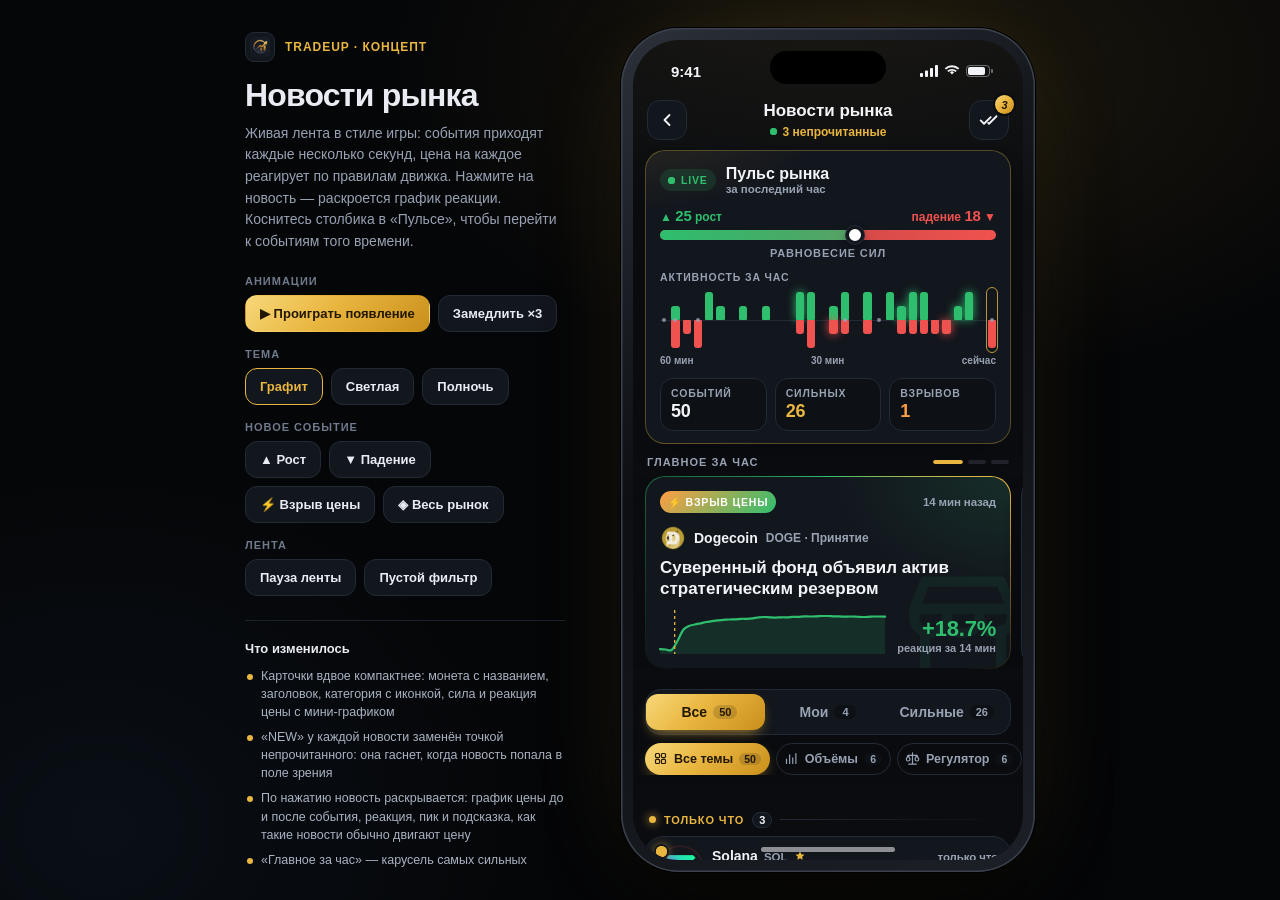
<file: concept/news.html>
<!DOCTYPE html>
<html lang="ru">
<head>
<meta charset="utf-8">
<meta name="viewport" content="width=device-width, initial-scale=1, viewport-fit=cover">
<meta name="theme-color" content="#0a0c10">
<title>TradeUp — концепт экрана «Новости рынка»</title>
<style>
/* Концепт экрана «Новости рынка». Один файл: стили, разметка, скрипт и
   картинки (data URI) внутри — открывается и с диска. Шаблоны новостей,
   категории, сила и поведение цены по категориям — из js/data.js и
   js/engine.js. --k — множитель длительности анимаций («Замедлить»). */

@property --ang { syntax: '<angle>'; inherits: false; initial-value: 0deg; }

*, *::before, *::after { box-sizing: border-box; margin: 0; padding: 0; }
[hidden] { display: none !important; }
html, body { height: 100%; }
body {
  font-family: -apple-system, BlinkMacSystemFont, "Segoe UI", Roboto, "Helvetica Neue", Arial, sans-serif;
  background: #050608;
  color: #e9ecf2;
  -webkit-font-smoothing: antialiased;
  overflow-x: hidden;
}
button { font: inherit; color: inherit; background: none; border: 0; cursor: pointer; -webkit-tap-highlight-color: transparent; }
img { display: block; }
.mono { font-variant-numeric: tabular-nums; letter-spacing: -0.01em; }
.up { color: var(--up); }
.down { color: var(--down); }

/* ---------------- Темы игры ---------------- */

.screen[data-theme="dark"] {
  --bg: #0a0c10; --card: #12161d; --card2: #0d1015; --border: #222a36;
  --text: #f2f4f8; --muted: #98a2b3; --gold: #e9b640; --gold-soft: rgba(233, 182, 64, 0.14);
  --gold-grad: linear-gradient(135deg, #f7d879 0%, #e9b640 45%, #c98f1b 100%);
  --gold-border: rgba(233, 182, 64, 0.32);
  --up: #2fbe6e; --up-dim: rgba(47, 190, 110, 0.14); --down: #f0524f; --down-dim: rgba(240, 82, 79, 0.14);
  --hot: #ff9f43; --primary-text: #221703; --track: rgba(152, 162, 179, 0.16);
  --glow: radial-gradient(900px 420px at 50% -8%, rgba(233, 182, 64, 0.08), transparent 60%);
  --card-shadow: 0 10px 30px -18px rgba(0, 0, 0, 0.8);
  --bar-bg: rgba(10, 12, 16, 0.84);
}
.screen[data-theme="light"] {
  --bg: #f5f2ea; --card: #ffffff; --card2: #f7f4ec; --border: #e6dfd0;
  --text: #1c1913; --muted: #645e50; --gold: #8f6a0e; --gold-soft: rgba(185, 138, 21, 0.12);
  --gold-grad: linear-gradient(135deg, #ecd28a 0%, #d3a52f 50%, #b98a15 100%);
  --gold-border: rgba(185, 138, 21, 0.3);
  --up: #1d9e5a; --up-dim: rgba(29, 158, 90, 0.12); --down: #d64545; --down-dim: rgba(214, 69, 69, 0.1);
  --hot: #c25e0a; --primary-text: #221703; --track: rgba(28, 25, 19, 0.08);
  --glow: radial-gradient(900px 420px at 50% -8%, rgba(201, 143, 27, 0.1), transparent 60%);
  --card-shadow: 0 10px 26px -16px rgba(28, 25, 19, 0.28);
  --bar-bg: rgba(245, 242, 234, 0.86);
}
.screen[data-theme="midnight"] {
  --bg: #070b16; --card: #0d1322; --card2: #0a0f1c; --border: #1e2a45;
  --text: #e8edf7; --muted: #8b96b3; --gold: #e9b640; --gold-soft: rgba(233, 182, 64, 0.14);
  --gold-grad: linear-gradient(135deg, #f7d879 0%, #e9b640 45%, #c98f1b 100%);
  --gold-border: rgba(233, 182, 64, 0.32);
  --up: #2fbe6e; --up-dim: rgba(47, 190, 110, 0.14); --down: #f0524f; --down-dim: rgba(240, 82, 79, 0.14);
  --hot: #ff9f43; --primary-text: #221703; --track: rgba(139, 150, 179, 0.16);
  --glow: radial-gradient(900px 420px at 50% -8%, rgba(77, 163, 255, 0.1), transparent 60%);
  --card-shadow: 0 10px 30px -18px rgba(0, 0, 0, 0.85);
  --bar-bg: rgba(7, 11, 22, 0.84);
}

/* ---------------- Сцена: панель демо + телефон ---------------- */

.stage {
  height: 100vh;
  min-height: 720px;
  display: flex;
  align-items: center;
  justify-content: center;
  gap: 56px;
  padding: 28px;
  background:
    radial-gradient(900px 520px at 72% 8%, rgba(233, 182, 64, 0.1), transparent 60%),
    radial-gradient(700px 600px at 8% 92%, rgba(77, 163, 255, 0.06), transparent 60%),
    #050608;
}
.demo { width: 320px; flex: none; max-height: 100%; overflow-y: auto; scrollbar-width: none; padding: 4px 0; }
.demo::-webkit-scrollbar { display: none; }
.demo-brand { display: flex; align-items: center; gap: 10px; font-size: 12px; font-weight: 800; letter-spacing: 0.08em; text-transform: uppercase; color: #e9b640; }
.demo-brand img { width: 30px; height: 30px; border-radius: 9px; background: #12161d; padding: 4px; border: 1px solid #222a36; }
.demo h1 { font-size: 32px; line-height: 1.08; letter-spacing: -0.025em; margin: 16px 0 10px; }
.demo > p { color: #98a2b3; font-size: 14px; line-height: 1.55; }
.dctl { display: flex; flex-direction: column; gap: 16px; margin-top: 22px; }
.dgrp > span { display: block; font-size: 11px; font-weight: 800; letter-spacing: 0.09em; text-transform: uppercase; color: var(--muted, #6f7a8c); margin-bottom: 8px; }
.drow { display: flex; flex-wrap: wrap; gap: 8px; }
.dbtn2 { padding: 10px 14px; border-radius: 12px; background: var(--card, #12161d); border: 1px solid var(--border, #222a36); color: var(--text, #e9ecf2); font-size: 13px; font-weight: 700; transition: transform 0.12s, border-color 0.2s, color 0.2s; }
.dbtn2:hover { border-color: rgba(233, 182, 64, 0.45); }
.dbtn2:active { transform: scale(0.95); }
.dbtn2.gold { background: linear-gradient(135deg, #f7d879, #e9b640 45%, #c98f1b); color: #221703; border-color: transparent; }
.dbtn2.on, .dbtn2[aria-pressed="true"] { border-color: #e9b640; color: #e9b640; }
.notes { margin-top: 24px; padding-top: 18px; border-top: 1px solid #1b212b; }
.notes b { font-size: 13px; }
.notes ul { list-style: none; margin-top: 10px; display: flex; flex-direction: column; gap: 7px; }
.notes li { position: relative; padding-left: 16px; font-size: 12.5px; line-height: 1.45; color: #aab3c2; }
.notes li::before { content: ""; position: absolute; left: 2px; top: 7px; width: 6px; height: 6px; border-radius: 50%; background: #e9b640; }

.phone {
  position: relative;
  flex: none;
  width: 414px;
  height: min(868px, calc(100vh - 56px));
  min-height: 660px;
  padding: 12px;
  border-radius: 58px;
  background: linear-gradient(145deg, #2c313a, #0d0f13 42%, #1c2027);
  box-shadow: inset 0 0 0 1.5px #3b414c, 0 0 0 1px #000, 0 50px 90px -30px rgba(0, 0, 0, 0.9), 0 0 120px -40px rgba(233, 182, 64, 0.25);
}
.phone::before { content: ""; position: absolute; z-index: 90; top: 23px; left: 50%; width: 116px; height: 33px; margin-left: -58px; border-radius: 20px; background: #000; }
.screen {
  position: relative;
  width: 100%;
  height: 100%;
  border-radius: 46px;
  overflow: hidden;
  isolation: isolate;
  display: flex;
  flex-direction: column;
  background: var(--glow), var(--bg);
  color: var(--text);
  font-size: 15px;
  --k: 1;
  --ease: cubic-bezier(0.2, 0.8, 0.2, 1);
  --spring: cubic-bezier(0.34, 1.5, 0.55, 1);
  --slide: cubic-bezier(0.3, 1.25, 0.5, 1);
}
.screen::after { content: ""; position: absolute; z-index: 80; left: 50%; bottom: 8px; width: 134px; height: 5px; margin-left: -67px; border-radius: 99px; background: var(--text); opacity: 0.55; pointer-events: none; }
.statusbar { flex: none; height: 54px; display: flex; align-items: center; justify-content: space-between; padding: 8px 30px 0 38px; font-size: 15px; font-weight: 700; }
.statusbar svg { height: 12px; width: auto; fill: currentColor; }
.sb-r { display: flex; gap: 6px; align-items: center; }

/* ---------------- Шапка ---------------- */

.topbar { position: relative; z-index: 12; flex: none; height: 52px; display: flex; align-items: center; gap: 10px; padding: 0 14px; }
.icon-btn { position: relative; flex: none; width: 40px; height: 40px; border-radius: 13px; display: grid; place-items: center; background: var(--card); border: 1px solid var(--border); transition: transform 0.14s var(--ease), border-color 0.2s, color 0.2s; }
.icon-btn:active { transform: scale(0.9); }
.icon-btn svg { width: 20px; height: 20px; }
.icon-btn:disabled { opacity: 0.45; cursor: default; }
.tt { flex: 1; min-width: 0; text-align: center; line-height: 1.2; }
.tt b { display: block; font-size: 17px; font-weight: 800; }
.tt i { display: inline-flex; align-items: center; gap: 6px; font-size: 12px; font-style: normal; font-weight: 600; color: var(--muted); }
.tt i.has { color: var(--gold); font-weight: 800; }
.live { position: relative; width: 7px; height: 7px; border-radius: 50%; background: var(--up); flex: none; }
.live::after { content: ""; position: absolute; inset: 0; border-radius: 50%; background: var(--up); animation: livePing 1.8s ease-out infinite; }
.paused .live, .paused .live::after { background: var(--muted); animation: none; }
@keyframes livePing { from { transform: scale(1); opacity: 0.7; } to { transform: scale(3.2); opacity: 0; } }
.rd-badge { position: absolute; top: -6px; right: -6px; min-width: 19px; height: 19px; padding: 0 5px; border-radius: 99px; display: grid; place-items: center; font-size: 11px; font-weight: 900; color: var(--primary-text); background: var(--gold-grad); box-shadow: 0 0 0 2px var(--bg); transform: scale(0); transition: transform 0.35s var(--spring); }
.rd-badge.show { transform: none; }
.rd-badge.bump { animation: bump 0.5s var(--spring); }
.prog { position: absolute; left: 14px; right: 14px; bottom: -1px; height: 2px; border-radius: 2px; overflow: hidden; }
.prog i { display: block; width: 0; height: 100%; border-radius: inherit; background: var(--gold-grad); box-shadow: 0 0 8px rgba(233, 182, 64, 0.7); }

/* ---------------- Прокрутка и «потяни, чтобы обновить» ---------------- */

.pages { position: relative; flex: 1; min-height: 0; overflow-y: auto; overflow-x: hidden; overflow-anchor: none; overscroll-behavior: contain; scrollbar-width: none; padding: 4px 12px 26px; }
.pages::-webkit-scrollbar { display: none; }
.page { display: flex; flex-direction: column; gap: 12px; transition: transform 0.45s cubic-bezier(0.2, 0.9, 0.3, 1.1); }
.page.pulling { transition: none; }
.ptr { position: absolute; left: 0; right: 0; top: 2px; height: 60px; display: flex; flex-direction: column; align-items: center; justify-content: center; gap: 5px; pointer-events: none; opacity: 0; }
.ptr-ico { width: 30px; height: 30px; border-radius: 50%; display: grid; place-items: center; color: var(--primary-text); background: var(--gold-grad); box-shadow: 0 6px 14px -4px rgba(233, 182, 64, 0.75); }
.ptr-ico svg { width: 17px; height: 17px; }
.ptr span { font-size: 11.5px; font-weight: 700; color: var(--muted); }
.ptr.spin .ptr-ico { animation: spinR 0.8s linear infinite; }
@keyframes spinR { to { transform: rotate(360deg); } }

.card { position: relative; background: var(--card); border: 1px solid var(--border); border-radius: 20px; padding: 14px; box-shadow: var(--card-shadow); }
.rv { opacity: 0; }
.go .rv { animation: rvIn calc(0.72s * var(--k)) var(--ease) both; animation-delay: calc(var(--d) * 1ms * var(--k)); }
@keyframes rvIn { from { opacity: 0; transform: translateY(24px) scale(0.975); } to { opacity: 1; transform: none; } }
.kicker { display: inline-flex; align-items: center; gap: 7px; font-size: 11px; font-weight: 800; letter-spacing: 0.09em; text-transform: uppercase; color: var(--muted); }
.kicker2 { display: block; font-size: 10.5px; font-weight: 800; letter-spacing: 0.08em; text-transform: uppercase; color: var(--muted); }
@keyframes bump { 40% { transform: scale(1.35); } }
.bump { animation: bump 0.45s var(--spring); }

/* ---------------- Пульс рынка ---------------- */

.pulse { padding: 14px 14px 12px; overflow: hidden; border-color: var(--gold-border); background: radial-gradient(280px 170px at 0% -20%, var(--gold-soft), transparent 70%), var(--card); }
.pl-top { display: flex; align-items: center; gap: 10px; }
.lchip { display: inline-flex; align-items: center; gap: 6px; height: 22px; padding: 0 8px; border-radius: 99px; font-size: 10.5px; font-weight: 900; letter-spacing: 0.08em; color: var(--up); background: var(--up-dim); }
.paused .lchip { color: var(--muted); background: var(--track); }
.pl-t { flex: 1; min-width: 0; }
.pl-t b { display: block; font-size: 16px; font-weight: 850; }
.pl-t i { display: block; font-size: 11.5px; font-style: normal; font-weight: 600; color: var(--muted); }
.tug { margin-top: 12px; }
.tug-l { display: flex; justify-content: space-between; font-size: 12px; font-weight: 850; }
.tug-l b { font-size: 15px; }
.tug-bar { position: relative; height: 10px; margin-top: 6px; border-radius: 99px; background: linear-gradient(90deg, rgba(240, 82, 79, 0.7), var(--down)); }
.tug-u { position: absolute; left: 0; top: 0; bottom: 0; width: 50%; border-radius: 99px 0 0 99px; background: linear-gradient(90deg, var(--up), rgba(47, 190, 110, 0.75)); transition: width calc(0.9s * var(--k)) var(--slide); }
.tug-k { position: absolute; top: 50%; left: 50%; width: 18px; height: 18px; margin: -9px 0 0 -9px; border-radius: 50%; background: #fff; border: 3px solid var(--card); box-shadow: 0 0 0 1px var(--border), 0 4px 10px rgba(0, 0, 0, 0.4); transition: left calc(0.9s * var(--k)) var(--slide); }
.tug-k::after { content: ""; position: absolute; inset: -6px; border-radius: 50%; border: 2px solid rgba(255, 255, 255, 0.5); opacity: 0; }
.tug-k.nudge::after { animation: knob calc(0.8s * var(--k)) ease-out; }
@keyframes knob { from { opacity: 1; transform: scale(0.6); } to { opacity: 0; transform: scale(1.8); } }
.tug-m { margin-top: 7px; text-align: center; font-size: 11px; font-weight: 850; letter-spacing: 0.08em; text-transform: uppercase; color: var(--muted); transition: color 0.4s; }
.tug-m.up { color: var(--up); }
.tug-m.down { color: var(--down); }
.tl-h { display: flex; align-items: center; justify-content: space-between; margin-top: 12px; }
.tl { position: relative; display: flex; gap: 3px; height: 62px; margin-top: 6px; }
.tl::before { content: ""; position: absolute; left: 0; right: 0; top: 50%; height: 1px; background: var(--border); }
.tc { position: relative; flex: 1; height: 100%; border-radius: 5px; transition: background-color 0.2s; }
.tc:hover, .tc.sel { background: var(--track); }
.tc:disabled { cursor: default; }
.tc:disabled:hover { background: none; }
.tc .u, .tc .d { position: absolute; left: 0; right: 0; height: 0; transition: height calc(0.6s * var(--k)) var(--spring); transition-delay: calc(var(--i) * var(--st, 0ms) * var(--k)); }
.tc .u { bottom: 50%; border-radius: 3px 3px 1px 1px; background: var(--up); }
.tc .d { top: 50%; border-radius: 1px 1px 3px 3px; background: var(--down); }
.tc .u.hot { box-shadow: 0 0 10px var(--up); }
.tc .d.hot { box-shadow: 0 0 10px var(--down); }
.tc .z { position: absolute; left: 50%; top: 50%; width: 4px; height: 4px; margin: -2px 0 0 -2px; border-radius: 50%; background: var(--muted); opacity: 0; transition: opacity 0.3s; }
.tc .z.on { opacity: 0.8; }
.tc.now::after { content: ""; position: absolute; inset: -2px; border-radius: 6px; border: 1.5px solid var(--gold); opacity: 0.8; animation: nowCol 1.6s ease-in-out infinite; pointer-events: none; }
@keyframes nowCol { 50% { opacity: 0.25; } }
.tc.grow .u, .tc.grow .d { animation: colGrow calc(0.6s * var(--k)) var(--spring); }
@keyframes colGrow { 40% { filter: brightness(1.8); transform: scaleX(1.5); } }
.tl-ax { display: flex; justify-content: space-between; margin-top: 4px; font-size: 10px; font-weight: 700; color: var(--muted); }
.tl-tip { position: absolute; bottom: calc(100% + 6px); left: 50%; z-index: 3; padding: 5px 9px; border-radius: 9px; font-size: 11.5px; font-weight: 800; white-space: nowrap; color: var(--card); background: var(--text); transform: translateX(-50%); pointer-events: none; animation: tipIn 0.25s var(--ease); }
@keyframes tipIn { from { opacity: 0; transform: translate(-50%, 4px); } }
.pl-s { display: grid; grid-template-columns: repeat(3, minmax(0, 1fr)); gap: 8px; margin-top: 12px; }
.ps { padding: 8px 10px; border-radius: 13px; background: var(--card2); border: 1px solid var(--border); }
.ps b { display: block; margin-top: 2px; font-size: 18px; font-weight: 850; }
.ps.hot b { color: var(--hot); }
.ps.gold b { color: var(--gold); }

/* ---------------- Главное за час ---------------- */

.hero-h { display: flex; align-items: center; justify-content: space-between; padding: 0 2px; }
.hdots { display: flex; gap: 5px; }
.hdot { position: relative; width: 18px; height: 4px; border-radius: 99px; background: var(--track); overflow: hidden; transition: width 0.35s var(--ease); }
.hdot.on { width: 30px; }
.hdot i { position: absolute; left: 0; top: 0; bottom: 0; width: 0; border-radius: inherit; background: var(--gold); }
.hdot.on i { animation: fillDot calc(6s * var(--k)) linear forwards; }
.hdots.hold .hdot.on i { animation-play-state: paused; }
@keyframes fillDot { to { width: 100%; } }
.htrack { display: flex; gap: 10px; margin: 8px -12px 0; padding: 0 12px; overflow-x: auto; scroll-snap-type: x mandatory; scroll-padding: 0 12px; scrollbar-width: none; }
.htrack::-webkit-scrollbar { display: none; }
.hs { --dc: var(--up); --db: var(--up-dim); position: relative; color: var(--text); flex: 0 0 100%; min-height: 172px; scroll-snap-align: start; padding: 14px; border-radius: 20px; overflow: hidden; text-align: left; border: 1px solid var(--border); background: radial-gradient(260px 170px at 100% 0%, var(--db), transparent 70%), var(--card); box-shadow: var(--card-shadow); transition: transform 0.16s var(--ease); }
.hs.down { --dc: var(--down); --db: var(--down-dim); }
.hs.flat { --dc: var(--muted); --db: var(--track); }
.hs:active { transform: scale(0.985); }
.hs.ext { border-color: transparent; background: radial-gradient(260px 170px at 100% 0%, var(--db), transparent 70%) padding-box, linear-gradient(var(--card), var(--card)) padding-box, conic-gradient(from var(--ang), var(--dc), var(--gold), transparent 35%, transparent 65%, var(--dc)) border-box; animation: ang 4s linear infinite; }
@keyframes ang { to { --ang: 360deg; } }
.hs-bg { position: absolute; right: -18px; bottom: -22px; width: 130px; height: 130px; color: var(--dc); opacity: 0.08; pointer-events: none; }
.hs-bg svg { width: 100%; height: 100%; }
.hs-top { position: relative; display: flex; align-items: center; gap: 8px; }
.hs-k { display: inline-flex; align-items: center; gap: 5px; height: 22px; padding: 0 8px; border-radius: 99px; font-size: 10.5px; font-weight: 900; letter-spacing: 0.08em; text-transform: uppercase; color: var(--primary-text); background: var(--gold-grad); }
.hs.ext .hs-k { color: #fff; background: linear-gradient(135deg, var(--hot), var(--dc)); }
.hs-time { margin-left: auto; font-size: 11.5px; font-weight: 700; color: var(--muted); }
.hs-coin { position: relative; display: flex; align-items: center; gap: 8px; margin-top: 12px; }
.hs-coin img, .hs-coin .mk { flex: none; width: 26px; height: 26px; border-radius: 50%; }
.hs-coin b { min-width: 0; overflow: hidden; text-overflow: ellipsis; white-space: nowrap; font-size: 14px; font-weight: 850; }
.hs-coin i { flex: none; white-space: nowrap; font-size: 12px; font-style: normal; font-weight: 700; color: var(--muted); }
.hs-title { position: relative; margin-top: 6px; font-size: 17px; font-weight: 850; line-height: 1.25; display: -webkit-box; -webkit-line-clamp: 2; -webkit-box-orient: vertical; overflow: hidden; }
.hs-bot { position: relative; display: flex; align-items: flex-end; gap: 12px; margin-top: 10px; }
.hs-bot svg { flex: 1; min-width: 0; height: 44px; overflow: visible; }
.hs-r { flex: none; text-align: right; }
.hs-r b { display: block; font-size: 22px; font-weight: 900; color: var(--dc); }
.hs-r i { display: block; font-size: 11px; font-style: normal; font-weight: 700; color: var(--muted); }
.hs-r b.flat { color: var(--muted); }
.hs-bot .l { fill: none; stroke: var(--dc); stroke-width: 2.2; stroke-linejoin: round; stroke-linecap: round; vector-effect: non-scaling-stroke; }
.hs-bot .a { fill: var(--db); }
.hs-bot .m { stroke: var(--gold); stroke-width: 1.3; stroke-dasharray: 3 3; vector-effect: non-scaling-stroke; }
.htrack { position: relative; }
.htrack.swap .hs { animation: hsIn calc(0.55s * var(--k)) var(--ease) both; }
@keyframes hsIn { from { opacity: 0; transform: translateX(40px) scale(0.96); } }

/* ---------------- Фильтры ---------------- */

.tools { position: sticky; top: -4px; z-index: 8; margin: 0 -12px; padding: 8px 12px; background: var(--bar-bg); -webkit-backdrop-filter: blur(16px) saturate(1.4); backdrop-filter: blur(16px) saturate(1.4); border-bottom: 1px solid transparent; transition: border-color 0.3s, box-shadow 0.3s; }
.tools.stuck { border-bottom-color: var(--border); box-shadow: 0 12px 24px -18px rgba(0, 0, 0, 0.8); }
.seg { position: relative; display: grid; grid-auto-flow: column; grid-auto-columns: 1fr; padding: 4px; border-radius: 16px; background: var(--card); border: 1px solid var(--border); }
.seg button { position: relative; z-index: 1; height: 36px; border-radius: 12px; display: inline-flex; align-items: center; justify-content: center; gap: 6px; font-size: 14px; font-weight: 800; color: var(--muted); white-space: nowrap; transition: color 0.25s; }
.seg button.on { color: var(--primary-text); }
.seg em { min-width: 22px; padding: 1px 6px; border-radius: 99px; font-size: 11px; font-style: normal; background: var(--card2); color: var(--muted); transition: background-color 0.25s, color 0.25s; }
.seg button.on em { background: rgba(34, 23, 3, 0.16); color: var(--primary-text); }
.ind { position: absolute; top: 4px; left: 0; height: calc(100% - 8px); border-radius: 12px; background: var(--gold-grad); box-shadow: 0 6px 14px -6px rgba(233, 182, 64, 0.85); transition: transform calc(0.46s * var(--k)) var(--slide), width calc(0.46s * var(--k)) var(--slide); }
.chips { position: relative; display: flex; gap: 6px; margin: 8px -12px 0; padding: 0 12px; overflow-x: auto; scrollbar-width: none; }
.chips::-webkit-scrollbar { display: none; }
.chip { position: relative; z-index: 1; flex: none; height: 32px; display: inline-flex; align-items: center; gap: 6px; padding: 0 8px 0 7px; border-radius: 99px; border: 1px solid var(--border); font-size: 12.5px; font-weight: 800; color: var(--muted); white-space: nowrap; transition: color 0.3s, border-color 0.3s; }
.chip svg { width: 15px; height: 15px; }
.chip em { min-width: 18px; padding: 0 5px; border-radius: 99px; font-size: 10.5px; font-style: normal; text-align: center; background: var(--card2); transition: background-color 0.3s, color 0.3s; }
.chip.on { color: var(--primary-text); border-color: transparent; }
.chip.on em { background: rgba(34, 23, 3, 0.16); color: var(--primary-text); }
.chip.in { animation: chipIn calc(0.45s * var(--k)) var(--ease) both; animation-delay: calc(var(--i) * 30ms * var(--k)); }
@keyframes chipIn { from { opacity: 0; transform: translateX(22px) scale(0.9); } }
.cind { position: absolute; z-index: 0; top: 0; left: 0; height: 32px; border-radius: 99px; background: var(--gold-grad); box-shadow: 0 6px 16px -7px rgba(233, 182, 64, 0.9); transition: transform calc(0.5s * var(--k)) var(--slide), width calc(0.5s * var(--k)) var(--slide); }

.newp-wrap { position: sticky; z-index: 9; top: 96px; height: 0; }
.newp { position: absolute; left: 50%; top: 6px; display: inline-flex; align-items: center; gap: 7px; height: 34px; padding: 0 13px 0 7px; border-radius: 99px; font-size: 12.5px; font-weight: 850; color: var(--primary-text); background: var(--gold-grad); box-shadow: 0 12px 24px -10px rgba(0, 0, 0, 0.6), 0 6px 16px -6px rgba(233, 182, 64, 0.8); opacity: 0; pointer-events: none; transform: translate(-50%, -18px) scale(0.8); transition: transform calc(0.45s * var(--k)) var(--spring), opacity 0.25s; }
.newp.show { opacity: 1; pointer-events: auto; transform: translate(-50%, 0); }
.newp.bump { animation: newpBump 0.45s var(--spring); }
@keyframes newpBump { 40% { transform: translate(-50%, 0) scale(1.1); } }
.avs { display: inline-flex; }
.avs img { width: 22px; height: 22px; border-radius: 50%; box-shadow: 0 0 0 2px var(--card); }
.avs img + img { margin-left: -8px; }
.newp .avs img { box-shadow: 0 0 0 2px #e9b640; }
.newp svg { width: 14px; height: 14px; }

/* ---------------- Лента ---------------- */

.feed { position: relative; }
.sh { display: flex; align-items: center; gap: 8px; padding: 12px 4px 8px; font-size: 11px; font-weight: 850; letter-spacing: 0.08em; text-transform: uppercase; color: var(--muted); }
.sh:first-child { padding-top: 4px; }
.sh em { min-width: 20px; padding: 1px 6px; border-radius: 99px; font-style: normal; letter-spacing: 0; text-align: center; color: var(--text); background: var(--card); border: 1px solid var(--border); }
.sh em.bump { animation: bump 0.45s var(--spring); }
.sh::after { content: ""; flex: 1; height: 1px; background: linear-gradient(90deg, var(--border), transparent); }
.sh.now { color: var(--gold); }
.sh.now::before { content: ""; width: 7px; height: 7px; border-radius: 50%; background: var(--gold); box-shadow: 0 0 10px var(--gold); animation: nowCol 1.4s ease-in-out infinite; }

.nc { --dc: var(--up); --db: var(--up-dim); position: relative; color: var(--text); margin-bottom: 8px; padding: 11px 12px 10px 13px; border-radius: 18px; background: var(--card); border: 1px solid var(--border); cursor: pointer; overflow: hidden; outline: none; transition: border-color 0.3s, box-shadow 0.3s, transform 0.16s var(--ease); }
.nc.down { --dc: var(--down); --db: var(--down-dim); }
.nc.flat { --dc: var(--muted); --db: var(--track); }
.nc::before { content: ""; position: absolute; left: 0; top: 14px; bottom: 14px; width: 3px; border-radius: 0 3px 3px 0; background: var(--dc); opacity: 0.85; }
.nc:hover { border-color: var(--gold-border); }
.nc:active { transform: scale(0.99); }
.nc:focus-visible { box-shadow: 0 0 0 2px var(--gold); }
.nc.ghost { position: absolute; left: 0; margin: 0; pointer-events: none; }
.nc-row { display: grid; grid-template-columns: 42px minmax(0, 1fr); gap: 11px; align-items: start; }
.nc-main { min-width: 0; }
.nc-logo { position: relative; width: 42px; height: 42px; margin-top: 1px; border-radius: 50%; box-shadow: 0 0 0 2px var(--card), 0 0 0 3.5px var(--db); }
.nc-logo img { width: 100%; height: 100%; border-radius: 50%; }
.mk { display: grid; place-items: center; font-size: 20px; font-weight: 900; color: var(--primary-text); background: var(--gold-grad); border-radius: 50%; }
.nc-logo .mk { width: 100%; height: 100%; }
.nc-dir { position: absolute; right: -4px; bottom: -4px; width: 18px; height: 18px; border-radius: 50%; display: grid; place-items: center; color: #fff; background: var(--dc); box-shadow: 0 0 0 2px var(--card); }
.nc-dir svg { width: 10px; height: 10px; }
.nc-new { position: absolute; left: -3px; top: -3px; width: 11px; height: 11px; border-radius: 50%; background: var(--gold); box-shadow: 0 0 0 2px var(--card), 0 0 10px var(--gold); transition: transform 0.4s var(--spring), opacity 0.3s; }
.nc-new::after { content: ""; position: absolute; inset: 0; border-radius: 50%; background: var(--gold); animation: livePing 1.6s ease-out infinite; }
.nc.read .nc-new { transform: scale(0); opacity: 0; }
.nc-top { display: flex; align-items: baseline; gap: 6px; min-width: 0; white-space: nowrap; }
.nc-name { min-width: 0; overflow: hidden; text-overflow: ellipsis; font-size: 14px; font-weight: 800; }
.nc-tk { flex: none; font-size: 11.5px; font-weight: 700; color: var(--muted); }
.nc-fl { flex: none; display: inline-flex; gap: 3px; align-self: center; color: var(--gold); }
.nc-fl svg { width: 12px; height: 12px; }
.nc-fl .st { animation: bump 0.45s var(--spring); }
.nc-time { flex: none; margin-left: auto; font-size: 11.5px; font-weight: 700; color: var(--muted); }
.nc-title { margin-top: 3px; font-size: 14.5px; font-weight: 700; line-height: 1.3; display: -webkit-box; -webkit-line-clamp: 2; -webkit-box-orient: vertical; overflow: hidden; }
.nc.open .nc-title { -webkit-line-clamp: unset; }
.nc-meta { display: flex; align-items: center; gap: 8px; margin-top: 8px; min-width: 0; }
.cat { display: inline-flex; align-items: center; gap: 4px; min-width: 0; height: 22px; padding: 0 8px 0 6px; border-radius: 8px; font-size: 11px; font-weight: 800; white-space: nowrap; overflow: hidden; color: var(--muted); background: var(--card2); border: 1px solid var(--border); }
.cat span { min-width: 0; overflow: hidden; text-overflow: ellipsis; }
.cat svg { flex: none; width: 13px; height: 13px; }
.imp, .xb, .rx, .nc .avs { flex: none; }
.xb { display: inline-flex; align-items: center; height: 22px; padding: 0 8px; border-radius: 8px; font-size: 11px; font-weight: 900; white-space: nowrap; color: #fff; background: linear-gradient(135deg, var(--hot), var(--dc)); }
.imp { display: inline-flex; align-items: flex-end; gap: 2px; height: 12px; }
.imp b { width: 3px; border-radius: 1px; background: var(--track); }
.imp b:nth-child(1) { height: 5px; }
.imp b:nth-child(2) { height: 8px; }
.imp b:nth-child(3) { height: 12px; }
.imp b.on { background: var(--gold); }
.imp.i3 b.on { background: var(--hot); box-shadow: 0 0 6px var(--hot); }
.rx { margin-left: auto; display: inline-flex; align-items: center; gap: 5px; height: 22px; padding: 0 7px 0 6px; border-radius: 8px; font-size: 12px; font-weight: 850; white-space: nowrap; color: var(--up); background: var(--up-dim); transition: color 0.4s, background-color 0.4s; }
.rx.down { color: var(--down); background: var(--down-dim); }
.rx.flat { color: var(--muted); background: var(--card2); }
.rx svg { width: 30px; height: 14px; overflow: visible; }
.rx em { font-style: normal; }
.rx path { fill: none; stroke: currentColor; stroke-width: 1.6; stroke-linecap: round; stroke-linejoin: round; stroke-dasharray: 40; }
.rx circle { fill: currentColor; }
.rx.tick { animation: rxTick 0.5s ease-out; }
@keyframes rxTick { 30% { filter: brightness(1.6); } }
.nc .avs img { width: 20px; height: 20px; }
.nc.ext { border-color: transparent; background: linear-gradient(var(--card), var(--card)) padding-box, conic-gradient(from var(--ang), var(--dc), var(--gold), transparent 35%, transparent 65%, var(--dc)) border-box; animation: ang 4s linear infinite; }
.nc.ext .nc-logo { box-shadow: 0 0 0 2px var(--card), 0 0 0 3.5px var(--dc), 0 0 18px var(--dc); }
.nc.open { border-color: var(--gold-border); box-shadow: 0 14px 30px -16px rgba(0, 0, 0, 0.7); }
.nc.arrive { animation: arrive calc(0.7s * var(--k)) var(--spring) both; }
@keyframes arrive { from { opacity: 0; transform: translateY(-18px) scale(0.94); } }
.nc.arrive::after, .nc.flash::after { content: ""; position: absolute; inset: 0; border-radius: inherit; pointer-events: none; background: linear-gradient(100deg, transparent 20%, var(--gold-soft) 45%, rgba(255, 230, 160, 0.22) 50%, var(--gold-soft) 55%, transparent 80%); animation: sweep calc(1.1s * var(--k)) ease-out 0.15s both; }
@keyframes sweep { from { transform: translateX(-100%); } to { transform: translateX(100%); } }
.nc.flash { animation: flashB calc(1.4s * var(--k)) ease-out; }
@keyframes flashB { 0%, 40% { border-color: var(--gold); box-shadow: 0 0 0 4px var(--gold-soft); } }
.nc.shake { animation: arrive calc(0.7s * var(--k)) var(--spring) both, shake calc(0.5s * var(--k)) ease-in-out calc(0.5s * var(--k)); }
@keyframes shake { 20% { transform: translateX(-5px) rotate(-0.6deg); } 40% { transform: translateX(4px) rotate(0.5deg); } 60% { transform: translateX(-3px); } 80% { transform: translateX(2px); } }

.nc-more { height: 0; overflow: hidden; transition: height calc(0.45s * var(--k)) var(--ease); }
.nx { padding-top: 12px; cursor: default; }
.nx-chart { position: relative; height: 118px; margin: 0 -4px; }
.nx-chart svg { display: block; width: 100%; height: 100%; overflow: visible; }
.nx-zero { stroke: var(--muted); stroke-width: 1; stroke-dasharray: 3 4; opacity: 0.45; }
.nx-mark { stroke: var(--gold); stroke-width: 1.4; stroke-dasharray: 4 3; }
.nx-line { fill: none; stroke: var(--up); stroke-width: 2.2; stroke-linejoin: round; stroke-linecap: round; transition: stroke 0.4s; }
.nx-area { fill: url(#gUp); }
.nx-chart.down .nx-line { stroke: var(--down); }
.nx-chart.down .nx-area { fill: url(#gDown); }
.nx-chart.flat .nx-line { stroke: var(--muted); }
.nx-chart.flat .nx-area { fill: none; }
.nx-dot { fill: var(--up); stroke: var(--card); stroke-width: 2.5; }
.nx-ring { fill: var(--up); opacity: 0.35; transform-box: fill-box; transform-origin: center; animation: ring 1.8s ease-out infinite; }
.nx-chart.down .nx-dot, .nx-chart.down .nx-ring { fill: var(--down); }
.nx-chart.flat .nx-dot, .nx-chart.flat .nx-ring { fill: var(--muted); }
@keyframes ring { from { transform: scale(1); opacity: 0.45; } to { transform: scale(3.4); opacity: 0; } }
.nx-tag { position: absolute; top: -2px; padding: 2px 7px; border-radius: 7px; font-size: 10.5px; font-weight: 900; color: var(--primary-text); background: var(--gold-grad); transform: translateX(-50%); white-space: nowrap; }
.nx-y { position: absolute; right: 0; font-size: 10px; font-weight: 800; color: var(--muted); transform: translateY(-50%); }
.nx-stats { display: grid; grid-template-columns: repeat(3, minmax(0, 1fr)); gap: 8px; margin-top: 10px; }
.nx-stats div { padding: 8px 10px; border-radius: 12px; background: var(--card2); border: 1px solid var(--border); font-size: 10.5px; font-weight: 800; letter-spacing: 0.06em; text-transform: uppercase; color: var(--muted); }
.nx-stats b { display: block; margin-top: 3px; font-size: 15px; font-weight: 850; letter-spacing: -0.01em; text-transform: none; color: var(--text); }
.nx-stats i { display: block; margin-top: 1px; font-size: 10.5px; font-style: normal; font-weight: 700; letter-spacing: 0; text-transform: none; }
.nx-hint { display: flex; align-items: flex-start; gap: 10px; margin-top: 8px; padding: 10px 12px; border-radius: 14px; background: var(--gold-soft); border: 1px solid var(--gold-border); font-size: 12.5px; font-weight: 600; line-height: 1.4; color: var(--text); }
.nx-hint svg { flex: none; width: 18px; height: 18px; margin-top: 1px; color: var(--gold); }
.nx-hint b { display: block; font-size: 10.5px; font-weight: 850; letter-spacing: 0.08em; text-transform: uppercase; color: var(--gold); }
.nx-coins { display: flex; flex-wrap: wrap; gap: 6px; margin-top: 8px; }
.nx-coins span { display: inline-flex; align-items: center; gap: 5px; height: 28px; padding: 0 9px 0 4px; border-radius: 99px; font-size: 12px; font-weight: 850; background: var(--card2); border: 1px solid var(--border); }
.nx-coins img { width: 20px; height: 20px; border-radius: 50%; }
.nx-act { display: grid; grid-template-columns: 1fr 1fr; gap: 8px; margin-top: 10px; }
.nx-act.one { grid-template-columns: 1fr; }
.nx-btn { position: relative; height: 42px; display: inline-flex; align-items: center; justify-content: center; gap: 7px; border-radius: 13px; font-size: 13.5px; font-weight: 850; border: 1px solid var(--border); background: var(--card2); overflow: hidden; transition: transform 0.14s, border-color 0.2s, color 0.2s; }
.nx-btn svg { width: 16px; height: 16px; }
.nx-btn:active { transform: scale(0.96); }
.nx-btn.gold { color: var(--primary-text); border-color: transparent; background: var(--gold-grad); box-shadow: 0 8px 18px -10px rgba(233, 182, 64, 0.9); }
.nx-btn.on { color: var(--gold); border-color: var(--gold-border); background: var(--gold-soft); }
.nx-btn.on svg { fill: currentColor; }
.nx-btn.pop svg { animation: starPop 0.55s var(--spring); }
@keyframes starPop { 0% { transform: scale(0.3) rotate(-50deg); } 60% { transform: scale(1.35) rotate(12deg); } }

.empty { display: flex; flex-direction: column; align-items: center; gap: 6px; padding: 26px 18px 22px; border-radius: 20px; text-align: center; background: var(--card); border: 1px dashed var(--border); }
.empty > * { animation: rvIn calc(0.5s * var(--k)) var(--ease) both; }
.empty > :nth-child(2) { animation-delay: calc(70ms * var(--k)); }
.empty > :nth-child(3) { animation-delay: calc(130ms * var(--k)); }
.empty > :nth-child(4) { animation-delay: calc(190ms * var(--k)); }
.radar { position: relative; width: 84px; height: 84px; margin-bottom: 8px; border-radius: 50%; border: 1.5px solid var(--border); background: radial-gradient(circle, transparent 30%, var(--border) 31%, transparent 32%, transparent 62%, var(--border) 63%, transparent 64%); overflow: hidden; }
.radar::before { content: ""; position: absolute; inset: 0; border-radius: 50%; background: conic-gradient(from 0deg, transparent 70%, rgba(233, 182, 64, 0.45)); animation: spinR 2.4s linear infinite; }
.radar i { position: absolute; width: 6px; height: 6px; border-radius: 50%; background: var(--gold); box-shadow: 0 0 8px var(--gold); animation: blip 2.4s ease-out infinite; }
@keyframes blip { 0%, 60% { opacity: 0; } 70% { opacity: 1; } 100% { opacity: 0; } }
.empty b { font-size: 16px; font-weight: 850; }
.empty span { max-width: 280px; font-size: 13px; line-height: 1.45; color: var(--muted); }
.empty button { margin-top: 10px; height: 38px; padding: 0 16px; border-radius: 12px; border: 1px solid var(--gold-border); color: var(--gold); font-size: 13px; font-weight: 850; background: var(--gold-soft); }
.end { padding: 8px 0 2px; text-align: center; font-size: 11px; font-weight: 700; letter-spacing: 0.08em; text-transform: uppercase; color: var(--muted); opacity: 0.6; }

/* ---------------- Срочная новость, тосты, эффекты ---------------- */

.brk { position: absolute; left: 10px; right: 10px; top: 110px; z-index: 40; display: flex; align-items: center; gap: 10px; padding: 9px 12px 11px 9px; border-radius: 16px; color: #fff; text-align: left; background: linear-gradient(100deg, #8f1d17, #e0463a 50%, #8f1d17); box-shadow: 0 18px 36px -14px rgba(0, 0, 0, 0.7), 0 0 30px -6px rgba(240, 82, 79, 0.6); overflow: hidden; opacity: 0; pointer-events: none; transform: translateY(-40px) scale(0.92); transition: transform calc(0.5s * var(--k)) var(--spring), opacity calc(0.3s * var(--k)); }
.brk.up { background: linear-gradient(100deg, #125f36, #2fbe6e 50%, #125f36); box-shadow: 0 18px 36px -14px rgba(0, 0, 0, 0.7), 0 0 30px -6px rgba(47, 190, 110, 0.6); }
.brk.on { opacity: 1; pointer-events: auto; transform: none; }
.brk::before { content: ""; position: absolute; inset: 0; background: repeating-linear-gradient(-45deg, rgba(255, 255, 255, 0.07) 0 10px, transparent 10px 20px); background-size: 28px 28px; animation: stripes 0.8s linear infinite; pointer-events: none; }
@keyframes stripes { to { background-position: 28px 0; } }
.brk > * { position: relative; }
.brk-k { flex: none; display: inline-flex; align-items: center; gap: 4px; height: 24px; padding: 0 8px; border-radius: 8px; font-size: 11px; font-weight: 900; letter-spacing: 0.08em; color: #8f1d17; background: #fff; animation: brkPulse 0.9s ease-in-out infinite; }
.brk.up .brk-k { color: #125f36; }
@keyframes brkPulse { 50% { transform: scale(1.08); } }
.brk img, .brk .mk { flex: none; width: 30px; height: 30px; border-radius: 50%; box-shadow: 0 0 0 2px rgba(255, 255, 255, 0.8); }
.brk-t { flex: 1; min-width: 0; font-size: 13px; font-weight: 800; line-height: 1.25; display: -webkit-box; -webkit-line-clamp: 2; -webkit-box-orient: vertical; overflow: hidden; }
.brk-t b { display: block; font-size: 11.5px; font-weight: 900; opacity: 0.85; }
.brk-life { position: absolute; left: 0; bottom: 0; height: 3px; width: 100%; background: rgba(255, 255, 255, 0.8); transform-origin: left; }
.brk.on .brk-life { animation: life calc(5.5s * var(--k)) linear forwards; }
@keyframes life { to { transform: scaleX(0); } }

.toasts { position: absolute; z-index: 60; top: 58px; left: 0; right: 0; display: flex; flex-direction: column; align-items: center; gap: 6px; pointer-events: none; }
.toast { --tc: var(--muted); --tc-bg: rgba(154, 163, 178, 0.1); position: relative; width: calc(100% - 24px); display: flex; align-items: center; gap: 10px; padding: 8px 14px 8px 8px; border-radius: 17px; border: 1px solid var(--border); background: linear-gradient(95deg, var(--tc-bg), transparent 58%), var(--card); box-shadow: 0 14px 32px -10px rgba(0, 0, 0, 0.55); overflow: hidden; pointer-events: auto; cursor: pointer; animation: tIn 0.52s cubic-bezier(0.2, 1.3, 0.35, 1) both; }
.toast.out { animation: tOut 0.28s ease-in forwards; }
@keyframes tIn { from { opacity: 0; transform: translateY(-24px) scale(0.9); } }
@keyframes tOut { to { opacity: 0; transform: translateY(-18px) scale(0.94); } }
.toast.t-ok { --tc: var(--up); --tc-bg: var(--up-dim); }
.toast.t-gold { --tc: var(--gold); --tc-bg: var(--gold-soft); border-color: var(--gold-border); }
.t-ico { flex: none; width: 32px; height: 32px; border-radius: 11px; display: grid; place-items: center; color: var(--tc); background: var(--tc-bg); }
.t-ico svg { width: 18px; height: 18px; fill: none; stroke: currentColor; stroke-width: 2.2; stroke-linecap: round; stroke-linejoin: round; }
.t-ico.img { border-radius: 50%; background: var(--card2); box-shadow: 0 0 0 2px var(--tc); }
.t-ico.img img { width: 100%; height: 100%; border-radius: 50%; }
.t-txt { flex: 1; min-width: 0; line-height: 1.25; }
.t-txt b { display: block; font-size: 13.5px; font-weight: 800; }
.t-txt i { display: block; font-style: normal; font-size: 12px; font-weight: 800; color: var(--tc); }
.t-life { position: absolute; left: 14px; right: 14px; bottom: 0; height: 2px; border-radius: 2px; background: var(--tc); opacity: 0.55; transform-origin: left; animation: life 2.8s linear forwards; }
.edge { position: absolute; inset: 0; z-index: 65; border-radius: inherit; pointer-events: none; opacity: 0; }
.edge.up { box-shadow: inset 0 0 80px rgba(47, 190, 110, 0.6); animation: edgeF calc(1.1s * var(--k)) ease-out; }
.edge.down { box-shadow: inset 0 0 80px rgba(240, 82, 79, 0.6); animation: edgeF calc(1.1s * var(--k)) ease-out; }
@keyframes edgeF { 20% { opacity: 1; } 100% { opacity: 0; } }
.topbar.jolt { animation: shake calc(0.5s * var(--k)) ease-in-out; }

.dsheet { position: absolute; inset: 0; z-index: 85; visibility: hidden; }
.dsheet.on { visibility: visible; }
.dsheet-bg { position: absolute; inset: 0; background: rgba(0, 0, 0, 0.55); opacity: 0; transition: opacity 0.3s; }
.dsheet.on .dsheet-bg { opacity: 1; }
.dsheet-panel { position: absolute; left: 0; right: 0; bottom: 0; max-height: 80%; overflow-y: auto; padding: 10px 16px 30px; border-radius: 22px 22px 0 0; background: var(--card); border-top: 1px solid var(--border); transform: translateY(100%); transition: transform 0.42s cubic-bezier(0.16, 1, 0.3, 1); }
.dsheet.on .dsheet-panel { transform: none; }
.grab { width: 40px; height: 4px; margin: 0 auto 12px; border-radius: 99px; background: var(--muted); opacity: 0.4; }
.dsheet h3 { font-size: 17px; font-weight: 800; }
.dsheet .dctl { margin-top: 14px; }
.fab { position: absolute; right: 14px; bottom: 18px; z-index: 30; display: none; width: 44px; height: 44px; border-radius: 50%; place-items: center; color: var(--gold); background: var(--card); border: 1px solid var(--gold-border); box-shadow: 0 10px 22px rgba(0, 0, 0, 0.4); }
.fab svg { width: 20px; height: 20px; }

@media (max-width: 620px) {
  body { background: #0a0c10; }
  .stage { display: block; height: auto; min-height: 0; padding: 0; }
  .demo { display: none; }
  .phone { width: 100%; height: 100vh; height: 100dvh; min-height: 0; padding: 0; border-radius: 0; background: none; box-shadow: none; }
  .phone::before, .screen::after, .statusbar { display: none; }
  .screen { border-radius: 0; }
  .topbar { height: calc(54px + env(safe-area-inset-top, 0px)); padding-top: env(safe-area-inset-top, 0px); }
  .toasts { top: calc(8px + env(safe-area-inset-top, 0px)); }
  .fab { display: grid; }
  .pages { padding-bottom: 76px; }
}
@media (max-width: 360px) {
  .seg button { font-size: 13px; }
  .hs-title { font-size: 15.5px; }
  .nc-title { font-size: 13.5px; }
}
@media (prefers-reduced-motion: reduce) {
  .screen *, .screen *::before, .screen *::after { animation-duration: 0.01ms !important; animation-iteration-count: 1 !important; transition-duration: 0.01ms !important; }
  .rv { opacity: 1; }
}
::view-transition-old(root), ::view-transition-new(root) { animation: none; mix-blend-mode: normal; }
::view-transition-new(root) { animation: vtReveal 0.6s ease-in-out; }
@keyframes vtReveal { from { clip-path: circle(0 at var(--vx, 50%) var(--vy, 50%)); } to { clip-path: circle(150% at var(--vx, 50%) var(--vy, 50%)); } }
</style>
</head>
<body>
<div class="stage">
  <aside class="demo">
    <div class="demo-brand"><img data-img="logo" alt="">TradeUp · концепт</div>
    <h1>Новости рынка</h1>
    <p>Живая лента в стиле игры: события приходят каждые несколько секунд, цена на каждое реагирует по правилам движка. Нажмите на новость — раскроется график реакции. Коснитесь столбика в «Пульсе», чтобы перейти к событиям того времени.</p>
    <div class="dctl" id="dctl">
      <div class="dgrp"><span>Анимации</span><div class="drow">
        <button type="button" class="dbtn2 gold" data-act="replay">▶ Проиграть появление</button>
        <button type="button" class="dbtn2" data-act="slow" aria-pressed="false">Замедлить ×3</button>
      </div></div>
      <div class="dgrp"><span>Тема</span><div class="drow">
        <button type="button" class="dbtn2 on" data-theme-set="dark">Графит</button>
        <button type="button" class="dbtn2" data-theme-set="light">Светлая</button>
        <button type="button" class="dbtn2" data-theme-set="midnight">Полночь</button>
      </div></div>
      <div class="dgrp"><span>Новое событие</span><div class="drow">
        <button type="button" class="dbtn2" data-ev="up">▲ Рост</button>
        <button type="button" class="dbtn2" data-ev="down">▼ Падение</button>
        <button type="button" class="dbtn2" data-ev="ext">⚡ Взрыв цены</button>
        <button type="button" class="dbtn2" data-ev="mkt">◈ Весь рынок</button>
      </div></div>
      <div class="dgrp"><span>Лента</span><div class="drow">
        <button type="button" class="dbtn2" data-act="pause" aria-pressed="false">Пауза ленты</button>
        <button type="button" class="dbtn2" data-act="empty">Пустой фильтр</button>
      </div></div>
    </div>
    <div class="notes">
      <b>Что изменилось</b>
      <ul>
        <li>Карточки вдвое компактнее: монета с названием, заголовок, категория с иконкой, сила и реакция цены с мини-графиком</li>
        <li>«NEW» у каждой новости заменён точкой непрочитанного: она гаснет, когда новость попала в поле зрения</li>
        <li>По нажатию новость раскрывается: график цены до и после события, реакция, пик и подсказка, как такие новости обычно двигают цену</li>
        <li>«Главное за час» — карусель самых сильных событий, взрывы цены с анимированной рамкой</li>
        <li>«Пульс рынка»: перетягивание покупателей и продавцов, лента активности за час — столбик ведёт к событиям того времени</li>
        <li>Лента разбита на «Только что», «Последние 20 минут» и «Раньше», к «Мои» и «Сильные» добавлены категории</li>
        <li>Новые события въезжают сверху, а если вы листаете ниже — всплывает «↑ N новых»; взрыв цены приходит баннером «Срочно»</li>
      </ul>
    </div>
  </aside>

  <div class="phone">
    <div class="screen" id="app" data-theme="dark">
      <svg width="0" height="0" style="position:absolute" aria-hidden="true" focusable="false">
        <defs>
          <linearGradient id="gUp" x1="0" y1="0" x2="0" y2="1"><stop offset="0" stop-color="#2fbe6e" stop-opacity=".3"/><stop offset="1" stop-color="#2fbe6e" stop-opacity="0"/></linearGradient>
          <linearGradient id="gDown" x1="0" y1="1" x2="0" y2="0"><stop offset="0" stop-color="#f0524f" stop-opacity=".3"/><stop offset="1" stop-color="#f0524f" stop-opacity="0"/></linearGradient>
        </defs>
      </svg>
      <div class="statusbar" aria-hidden="true">
        <span>9:41</span>
        <span class="sb-r">
          <svg viewBox="0 0 18 12"><rect x="0" y="8" width="3" height="4" rx="1"/><rect x="5" y="5.5" width="3" height="6.5" rx="1"/><rect x="10" y="3" width="3" height="9" rx="1"/><rect x="15" y="0" width="3" height="12" rx="1"/></svg>
          <svg viewBox="0 0 16 12"><path d="M8 2.2c2.3 0 4.4.9 6 2.4l1.3-1.4A10.6 10.6 0 0 0 8 .3 10.6 10.6 0 0 0 .7 3.2L2 4.6a8.6 8.6 0 0 1 6-2.4zm0 3.6c1.3 0 2.5.5 3.5 1.3l1.3-1.4A7 7 0 0 0 8 3.9a7 7 0 0 0-4.8 1.8l1.3 1.4c1-.8 2.2-1.3 3.5-1.3zM8 9.4l2.1-2.2a3.2 3.2 0 0 0-4.2 0z"/></svg>
          <svg viewBox="0 0 27 12"><rect x="0.5" y="0.5" width="23" height="11" rx="3.2" fill="none" stroke="currentColor" opacity=".4"/><rect x="2" y="2" width="17" height="8" rx="2"/><rect x="25" y="4" width="2" height="4" rx="1" opacity=".4"/></svg>
        </span>
      </div>

      <header class="topbar" id="topbar">
        <button type="button" class="icon-btn" data-act="back" aria-label="Назад"><svg viewBox="0 0 24 24" fill="none" stroke="currentColor" stroke-width="2.2" stroke-linecap="round" stroke-linejoin="round"><path d="M15 18l-6-6 6-6"/></svg></button>
        <div class="tt"><b>Новости рынка</b><i id="tt-sub"><span class="live" aria-hidden="true"></span><span id="tt-txt">Лента обновляется сама</span></i></div>
        <button type="button" class="icon-btn" id="readall" data-act="readall" aria-label="Отметить всё прочитанным">
          <svg viewBox="0 0 24 24" fill="none" stroke="currentColor" stroke-width="2.2" stroke-linecap="round" stroke-linejoin="round"><path d="M2 12.5l4 4L14 8.5"/><path d="M11 15.5l1 1 9-9"/></svg>
          <em class="rd-badge mono" id="rd-badge"></em>
        </button>
        <span class="prog" aria-hidden="true"><i id="prog"></i></span>
      </header>

      <main class="pages" id="pages">
        <div class="ptr" id="ptr"><i class="ptr-ico"><svg viewBox="0 0 24 24" fill="none" stroke="currentColor" stroke-width="2.6" stroke-linecap="round" stroke-linejoin="round"><path d="M20 11a8 8 0 0 0-14.9-3.9M4 4v4h4M4 13a8 8 0 0 0 14.9 3.9M20 20v-4h-4"/></svg></i><span id="ptr-txt">Потяните, чтобы обновить</span></div>
        <div class="page" id="page">

          <section class="card pulse rv" style="--d:0" aria-label="Пульс рынка">
            <div class="pl-top">
              <span class="lchip"><i class="live" aria-hidden="true"></i><span id="lchip-t">LIVE</span></span>
              <div class="pl-t"><b>Пульс рынка</b><i id="pl-sub">за последний час</i></div>
            </div>
            <div class="tug">
              <div class="tug-l"><span class="up">▲ <b class="mono" id="tg-u">0</b> рост</span><span class="down">падение <b class="mono" id="tg-d">0</b> ▼</span></div>
              <div class="tug-bar" aria-hidden="true"><i class="tug-u" id="tg-bar"></i><i class="tug-k" id="tg-k"></i></div>
              <div class="tug-m" id="tg-m">Равновесие сил</div>
            </div>
            <div class="tl-h"><span class="kicker2">Активность за час</span><span class="kicker2" id="tl-max"></span></div>
            <div class="tl" id="tl" role="group" aria-label="События по времени"></div>
            <div class="tl-ax" aria-hidden="true"><span>60 мин</span><span>30 мин</span><span>сейчас</span></div>
            <div class="pl-s">
              <div class="ps"><span class="kicker2">Событий</span><b class="mono" id="ps-n">0</b></div>
              <div class="ps gold"><span class="kicker2">Сильных</span><b class="mono" id="ps-s">0</b></div>
              <div class="ps hot"><span class="kicker2">Взрывов</span><b class="mono" id="ps-x">0</b></div>
            </div>
          </section>

          <section class="hero rv" style="--d:90" aria-label="Главное за час">
            <div class="hero-h"><span class="kicker">Главное за час</span><div class="hdots" id="hdots"></div></div>
            <div class="htrack" id="htrack"></div>
          </section>

          <div class="tools rv" id="tools" style="--d:170">
            <div class="seg" id="seg" role="tablist" aria-label="Фильтр ленты">
              <i class="ind" aria-hidden="true"></i>
              <button type="button" class="on" data-seg="all" role="tab" aria-selected="true">Все <em class="mono" id="sc-all">0</em></button>
              <button type="button" data-seg="mine" role="tab" aria-selected="false">Мои <em class="mono" id="sc-mine">0</em></button>
              <button type="button" data-seg="strong" role="tab" aria-selected="false">Сильные <em class="mono" id="sc-strong">0</em></button>
            </div>
            <div class="chips" id="chips" role="tablist" aria-label="Категории"><i class="cind" id="cind" aria-hidden="true"></i></div>
          </div>
          <div class="newp-wrap" id="newp-wrap"><button type="button" class="newp" id="newp" data-act="newp"><svg viewBox="0 0 24 24" fill="none" stroke="currentColor" stroke-width="3" stroke-linecap="round" stroke-linejoin="round"><path d="M12 19V5M5 12l7-7 7 7"/></svg><span class="avs" id="newp-avs"></span><span id="newp-t">новые</span></button></div>

          <div class="feed" id="feed" aria-live="off"></div>
          <div class="end">TradeUp · концепт новостей</div>
        </div>
      </main>

      <button type="button" class="brk" id="brk" data-act="brk" aria-live="assertive"></button>
      <div class="toasts" id="toasts" aria-live="polite"></div>
      <div class="edge" id="edge"></div>
      <button type="button" class="fab" data-act="open-demo" aria-label="Демо-панель"><svg viewBox="0 0 24 24" fill="none" stroke="currentColor" stroke-width="1.9" stroke-linecap="round" stroke-linejoin="round"><circle cx="12" cy="12" r="3"/><path d="M19.4 15a1.7 1.7 0 0 0 .3 1.8l.1.1a2 2 0 1 1-2.8 2.8l-.1-.1a1.7 1.7 0 0 0-1.8-.3 1.7 1.7 0 0 0-1 1.5V21a2 2 0 1 1-4 0v-.1a1.7 1.7 0 0 0-1.1-1.5 1.7 1.7 0 0 0-1.8.3l-.1.1a2 2 0 1 1-2.8-2.8l.1-.1a1.7 1.7 0 0 0 .3-1.8 1.7 1.7 0 0 0-1.5-1H3a2 2 0 1 1 0-4h.1a1.7 1.7 0 0 0 1.5-1.1 1.7 1.7 0 0 0-.3-1.8l-.1-.1a2 2 0 1 1 2.8-2.8l.1.1a1.7 1.7 0 0 0 1.8.3H9a1.7 1.7 0 0 0 1-1.5V3a2 2 0 1 1 4 0v.1a1.7 1.7 0 0 0 1 1.5 1.7 1.7 0 0 0 1.8-.3l.1-.1a2 2 0 1 1 2.8 2.8l-.1.1a1.7 1.7 0 0 0-.3 1.8V9a1.7 1.7 0 0 0 1.5 1H21a2 2 0 1 1 0 4h-.1a1.7 1.7 0 0 0-1.5 1z"/></svg></button>
      <div class="dsheet" id="dsheet">
        <div class="dsheet-bg" data-act="close-demo"></div>
        <div class="dsheet-panel"><div class="grab"></div><h3>Демо-панель</h3><div id="dctl-slot"></div></div>
      </div>
    </div>
  </div>
</div>

<script>
(function () {
  'use strict';

  var IMG = /*__IMAGES__*/{"bitcoin":"[data-uri]","ethereum":"[data-uri]","solana":"[data-uri]","binancecoin":"[data-uri]","ripple":"[data-uri]","dogecoin":"[data-uri]","cardano":"[data-uri]","tron":"[data-uri]","chainlink":"[data-uri]","avalanche-2":"[data-uri]","hyperliquid":"[data-uri]","pepe":"[data-uri]","shiba-inu":"[data-uri]","bittensor":"[data-uri]","uniswap":"[data-uri]","aave":"[data-uri]","render-token":"[data-uri]","arbitrum":"[data-uri]","ethena":"[data-uri]","bitget-token":"[data-uri]","theta-token":"[data-uri]","helium":"[data-uri]","ethereum-name-service":"[data-uri]","monero":"[data-uri]","pudgy-penguins":"[data-uri]","optimism":"[data-uri]","logo":"[data-uri]"};
  var COINS = /*__COINS__*/[["bitcoin","BTC","Bitcoin","l1",3,77605.0],["ethereum","ETH","Ethereum","l1",3,2434.8],["solana","SOL","Solana","l1",2,103.41],["binancecoin","BNB","BNB","exchange",2,688.18],["ripple","XRP","XRP","pay",2,1.38],["dogecoin","DOGE","Dogecoin","meme",1,0.084334],["cardano","ADA","Cardano","l1",1,0.199622],["tron","TRX","TRON","l1",2,0.338282],["chainlink","LINK","Chainlink","defi",1,11.31],["avalanche-2","AVAX","Avalanche","l1",1,7.25],["hyperliquid","HYPE","Hyperliquid","l1",1,81.13],["pepe","PEPE","Pepe","meme",1,3.62e-06],["shiba-inu","SHIB","Shiba Inu","meme",1,5.09e-06],["bittensor","TAO","Bittensor","ai",1,232.17],["uniswap","UNI","Uniswap","defi",1,4.37],["aave","AAVE","Aave","defi",1,121.33],["render-token","RENDER","Render","ai",0,1.41],["arbitrum","ARB","Arbitrum","l2",1,0.087135],["ethena","ENA","Ethena","infra",1,0.15585],["bitget-token","BGB","Bitget Token","exchange",1,1.92],["theta-token","THETA","Theta Network","l1",0,0.178336],["helium","HNT","Helium","infra",0,0.592298],["ethereum-name-service","ENS","Ethereum Name Service","infra",0,5.94],["monero","XMR","Monero","privacy",1,468.05],["pudgy-penguins","PENGU","Pudgy Penguins","meme",0,0.00896348],["optimism","OP","Optimism","l2",0,0.104087]];
  var NEWS = /*__NEWS__*/{"up":[{"t":"обновление прошло без сбоев в сети","c":"tech","i":1},{"t":"обновление удвоило пропускную способность","c":"tech","i":3},{"t":"фонд увеличил долю в отчётности","c":"fund","i":2},{"t":"кит вывел монеты на холодный кошелёк","c":"whale","i":2},{"t":"крупный адрес копит третью неделю","c":"whale","i":1},{"t":"объёмы торгов выросли втрое","c":"volume","i":2,"v":1},{"t":"спотовые объёмы обновили максимум","c":"volume","i":2,"v":1},{"t":"крупная биржа добавила спотовую пару","c":"listing","i":3},{"t":"платёжная система включила поддержку","c":"partnership","i":2},{"t":"регулятор одобрил биржевой продукт","c":"regulation","i":3},{"t":"регулятор продлил срок консультаций","c":"regulation","i":1},{"t":"аудит не нашёл критических уязвимостей","c":"security","i":1},{"t":"уязвимость закрыта до эксплуатации","c":"security","i":2},{"t":"эмиссия сократилась по графику","c":"supply","i":1},{"t":"мерчанты подключили приём платежей","c":"adoption","i":2},{"t":"крупный банк запустил кастодиальный сервис","c":"adoption","i":3},{"t":"комиссии в сети упали до минимума","c":"network","i":1},{"t":"сжигание монет ускорилось за квартал","c":"tokenomics","i":1},{"t":"инфляция замедлилась сильнее прогноза","c":"macro","i":2},{"t":"аналитики подняли целевую оценку","c":"analyst","i":1}],"down":[{"t":"сетевое обновление отложено на неделю","c":"tech","i":1},{"t":"сеть остановилась на два часа","c":"tech","i":3},{"t":"фонд сократил долю в портфеле","c":"fund","i":2},{"t":"крупный держатель перевёл монеты на биржу","c":"whale","i":2},{"t":"давний держатель начал продавать","c":"whale","i":1},{"t":"объёмы торгов за сутки упали вдвое","c":"volume","i":2,"v":1},{"t":"спотовые объёмы просели до минимума","c":"volume","i":2,"v":1},{"t":"биржа сняла спотовую пару с торгов","c":"listing","i":3},{"t":"маркет-мейкер убрал заявки из стакана","c":"liquidity","i":2},{"t":"регулятор потребовал приостановить операции","c":"regulation","i":3},{"t":"регулятор запросил дополнительные документы","c":"regulation","i":1},{"t":"взлом моста вывел часть средств","c":"security","i":3},{"t":"обнаружена уязвимость в контракте","c":"security","i":2},{"t":"крупная разблокировка вышла в обращение","c":"supply","i":2},{"t":"мерчанты отключили приём платежей","c":"adoption","i":1},{"t":"комиссии в сети выросли вдвое","c":"network","i":1},{"t":"выпуск монет опередил запланированный график","c":"tokenomics","i":1},{"t":"ставка поднялась выше прогноза","c":"macro","i":2},{"t":"аналитики снизили целевую оценку","c":"analyst","i":1},{"t":"деривативы сместились в сторону шорта","c":"market","i":1}],"neutral":[{"t":"консолидируется в узком диапазоне","c":"market","i":1},{"t":"волатильность снизилась до минимума","c":"market","i":1},{"t":"аналитики разошлись в оценках","c":"analyst","i":1},{"t":"рынок ждёт данных по инфляции","c":"macro","i":2},{"t":"активность в сети без изменений","c":"network","i":1},{"t":"команда отчиталась без новых анонсов","c":"team","i":1},{"t":"спрос и предложение сбалансированы","c":"liquidity","i":1},{"t":"голосование по параметрам перенесено","c":"tokenomics","i":1}],"marketUp":[{"t":"регулятор смягчил требования к отрасли","c":"regulation","i":2},{"t":"крупный фонд перевёл портфель в крипту","c":"fund","i":3},{"t":"ставка снижена — риск вернулся на рынок","c":"macro","i":3},{"t":"приток в фонды обновил максимум","c":"fund","i":2},{"t":"одобрен спотовый инструмент на индекс","c":"regulation","i":3},{"t":"крупный банк открыл доступ клиентам","c":"adoption","i":2},{"t":"рынок отыграл предыдущее падение","c":"market","i":1},{"t":"индекс страха и жадности пошёл вверх","c":"analyst","i":1}],"marketDown":[{"t":"регулятор ужесточил надзор за рынком","c":"regulation","i":3},{"t":"ставка выросла выше прогноза","c":"macro","i":3},{"t":"крупный фонд сократил позиции","c":"fund","i":2},{"t":"отток из фондов ускорился","c":"fund","i":2},{"t":"биржи ужесточили требования к клиентам","c":"regulation","i":2},{"t":"крупный игрок распродал портфель","c":"whale","i":3},{"t":"ликвидность рынка упала до минимума","c":"liquidity","i":2},{"t":"рынок не удержал предыдущий рост","c":"market","i":1}],"extremeUp":[{"t":"крупнейшая биржа объявила о покупке всей эмиссии","c":"listing","i":3},{"t":"суверенный фонд объявил актив стратегическим резервом","c":"adoption","i":3},{"t":"одобрен спотовый ETF — приток рекордный","c":"regulation","i":3},{"t":"сеть обработала объём, сравнимый с крупнейшей платёжной системой","c":"adoption","i":3},{"t":"крупный технологический гигант добавил поддержку в свои продукты","c":"partnership","i":3},{"t":"дефицит предложения: биржевые запасы обнулились","c":"supply","i":3}],"extremeDown":[{"t":"крупнейшая биржа объявила делистинг","c":"listing","i":3},{"t":"регулятор запретил оборот на территории союза","c":"regulation","i":3},{"t":"обнаружена критическая уязвимость — сеть остановлена","c":"security","i":3},{"t":"основатели вывели всю казну проекта","c":"team","i":3},{"t":"крупнейший держатель начал распродажу на рынок","c":"whale","i":3},{"t":"эмиссия увеличена вдвое без предупреждения","c":"tokenomics","i":3}]};

  var app = document.getElementById('app');
  var pages = document.getElementById('pages');
  function $(s, r) { return (r || document).querySelector(s); }
  function $$(s, r) { return Array.prototype.slice.call((r || document).querySelectorAll(s)); }
  var RM = window.matchMedia ? window.matchMedia('(prefers-reduced-motion: reduce)') : { matches: false };
  var K = 1;
  /* D() — только для анимаций; время на чтение (баннер, подсказки) от «меньше движения» не зависит. */
  function D(ms) { return RM.matches ? 0 : ms * K; }
  function clamp(v, a, b) { return v < a ? a : v > b ? b : v; }
  function lerp(a, b, t) { return a + (b - a) * t; }
  function easeOut(t) { return 1 - Math.pow(1 - t, 3); }
  function esc(s) { return String(s).replace(/[&<>"]/g, function (c) { return { '&': '&amp;', '<': '&lt;', '>': '&gt;', '"': '&quot;' }[c]; }); }
  function reflow(el) { return el.offsetWidth; }
  function restart(el, c) { el.classList.remove(c); reflow(el); el.classList.add(c); }
  function anim(el, frames, o) {
    if (!el || !el.animate || RM.matches) return null;
    o.duration = D(o.duration);
    if (o.delay) o.delay = D(o.delay);
    return el.animate(frames, o);
  }
  function tween(ms, fn, done) {
    var d = D(ms), t0 = 0, raf = 0, stop = false;
    if (!d) { fn(1); if (done) done(); return function () {}; }
    function step(ts) {
      if (stop) return;
      if (!t0) t0 = ts;
      var p = Math.min(1, (ts - t0) / d);
      fn(p);
      if (p < 1) raf = requestAnimationFrame(step); else if (done) done();
    }
    raf = requestAnimationFrame(step);
    return function () { stop = true; cancelAnimationFrame(raf); };
  }
  function countTo(el, to, fmt, ms) {
    var from = el.__v == null ? to : el.__v;
    el.__v = to;
    if (el.__stop) el.__stop();
    if (from === to || !ms) { el.textContent = fmt(to); return; }
    el.__stop = tween(ms, function (t) { el.textContent = fmt(lerp(from, to, easeOut(t))); }, function () { el.__stop = null; });
  }
  function int(x) { return String(Math.round(x)); }

  function rng(seed) {
    return function () {
      seed = (seed + 0x6D2B79F5) | 0;
      var t = Math.imul(seed ^ (seed >>> 15), 1 | seed);
      t = (t + Math.imul(t ^ (t >>> 7), 61 | t)) ^ t;
      return ((t ^ (t >>> 14)) >>> 0) / 4294967296;
    };
  }
  function gauss(r) { var u = 0, v = 0; while (!u) u = r(); while (!v) v = r(); return Math.sqrt(-2 * Math.log(u)) * Math.cos(2 * Math.PI * v); }
  function smooth(p) {
    var d = 'M' + p[0][0].toFixed(1) + ',' + p[0][1].toFixed(1);
    for (var i = 0; i < p.length - 1; i++) {
      var p0 = p[i - 1] || p[i], p1 = p[i], p2 = p[i + 1], p3 = p[i + 2] || p2;
      d += 'C' + (p1[0] + (p2[0] - p0[0]) / 6).toFixed(1) + ',' + (p1[1] + (p2[1] - p0[1]) / 6).toFixed(1) + ' ' +
        (p2[0] - (p3[0] - p1[0]) / 6).toFixed(1) + ',' + (p2[1] - (p3[1] - p1[1]) / 6).toFixed(1) + ' ' +
        p2[0].toFixed(1) + ',' + p2[1].toFixed(1);
    }
    return d;
  }

  /* ---------------- Форматы ---------------- */

  var MINUS = '\u2212';
  function pad(n) { return (n < 10 ? '0' : '') + n; }
  function hm(d) { return pad(d.getHours()) + ':' + pad(d.getMinutes()); }
  function cap1(s) { return s.charAt(0).toUpperCase() + s.slice(1); }
  function plural(n, one, few, many) {
    var m10 = n % 10, m100 = n % 100;
    return m10 === 1 && m100 !== 11 ? one : m10 >= 2 && m10 <= 4 && (m100 < 10 || m100 >= 20) ? few : many;
  }
  function fmtPct(v) { var a = Math.abs(v); return (v >= 0 ? '+' : MINUS) + a.toFixed(a >= 1 ? 1 : 2) + '%'; }
  function fmtAge(t, now) {
    var s = Math.max(0, Math.floor((now - t) / 1000));
    if (s < 60) return 'только что';
    var m = Math.floor(s / 60);
    return m < 60 ? m + ' мин' : Math.floor(m / 60) + ' ч';
  }

  /* ---------------- Справочники: как в игре ---------------- */

  var CATN = { tech: 'Технология', fund: 'Фонды', whale: 'Киты', volume: 'Объёмы', listing: 'Листинг', partnership: 'Партнёрство', regulation: 'Регулятор', security: 'Безопасность', supply: 'Предложение', adoption: 'Принятие', network: 'Сеть', tokenomics: 'Токеномика', team: 'Команда', macro: 'Макро', market: 'Рынок', analyst: 'Аналитика', liquidity: 'Ликвидность' };
  var CICON = {
    tech: '<rect x="6" y="6" width="12" height="12" rx="2"/><path d="M9 2v4M15 2v4M9 18v4M15 18v4M2 9h4M2 15h4M18 9h4M18 15h4"/>',
    fund: '<path d="M3 10l9-6 9 6"/><path d="M5 10v8M9.5 10v8M14.5 10v8M19 10v8M3 20h18"/>',
    whale: '<path d="M2 13c1.5 4 5 6 10 6 6 0 10-3.5 10-8 0-1.5-.8-2.5-2-2.5-2 0-2.5 3-6 3H6.5C4 11.5 2.5 12 2 13z"/><path d="M16 4.5c1 .8 1.2 2 .6 3M19.5 4c-.2 1.6-1 2.8-2.3 3.6"/>',
    volume: '<path d="M4 20v-7M9 20V6M14 20v-9M19 20V4"/>',
    listing: '<rect x="3" y="3" width="18" height="18" rx="4"/><path d="M12 8v8M8 12h8"/>',
    partnership: '<path d="M10 14a4 4 0 0 0 5.7 0l3-3a4 4 0 0 0-5.7-5.7l-1 1"/><path d="M14 10a4 4 0 0 0-5.7 0l-3 3a4 4 0 0 0 5.7 5.7l1-1"/>',
    regulation: '<path d="M12 3v18M6 21h12M5 7h14"/><path d="M5 7l-3 6a3 3 0 0 0 6 0zM19 7l-3 6a3 3 0 0 0 6 0z"/>',
    security: '<path d="M12 3l8 3v6c0 5-3.5 8-8 9-4.5-1-8-4-8-9V6z"/><path d="M9 12l2 2 4-4"/>',
    supply: '<ellipse cx="12" cy="6" rx="8" ry="3"/><path d="M4 6v6c0 1.7 3.6 3 8 3s8-1.3 8-3V6M4 12v6c0 1.7 3.6 3 8 3s8-1.3 8-3v-6"/>',
    adoption: '<path d="M3 9l2-5h14l2 5M3 9h18v1.5a3 3 0 0 1-6 0 3 3 0 0 1-6 0 3 3 0 0 1-6 0zM5 13v8h14v-8"/>',
    network: '<circle cx="12" cy="5" r="2.5"/><circle cx="5" cy="18" r="2.5"/><circle cx="19" cy="18" r="2.5"/><path d="M10.8 7.2 6.2 15.8M13.2 7.2l4.6 8.6M7.5 18h9"/>',
    tokenomics: '<path d="M12 3c1 4 5 5 5 10a5 5 0 0 1-10 0c0-2 1-3.5 2-4.5 0 2 1 3 2 3 0-3-1-5 1-8.5z"/>',
    team: '<circle cx="9" cy="8" r="3.5"/><path d="M2.5 20a6.5 6.5 0 0 1 13 0"/><circle cx="17" cy="9" r="2.5"/><path d="M17 14.5a5 5 0 0 1 4.5 5"/>',
    macro: '<circle cx="12" cy="12" r="9"/><path d="M3 12h18M12 3a14 14 0 0 1 0 18M12 3a14 14 0 0 0 0 18"/>',
    market: '<path d="M7 4v16M17 4v16"/><rect x="4.5" y="8" width="5" height="7" rx="1"/><rect x="14.5" y="6" width="5" height="9" rx="1"/>',
    analyst: '<path d="M3 20h18M4 16l5-5 4 3 7-7"/><path d="M15 7h5v5"/>',
    liquidity: '<path d="M12 3c3.5 4.5 6 7.5 6 11a6 6 0 0 1-12 0c0-3.5 2.5-6.5 6-11z"/>'
  };
  function catIco(c) { return '<svg viewBox="0 0 24 24" fill="none" stroke="currentColor" stroke-width="1.9" stroke-linecap="round" stroke-linejoin="round" aria-hidden="true">' + (CICON[c] || CICON.market) + '</svg>'; }
  /* Как категория двигает цену — CAT_PROFILE из js/engine.js: s — шок сразу, t — затухающий тренд. */
  var PROFILE = { tech: { s: 1, t: 0.4 }, fund: { s: 1, t: 0.3 }, whale: { s: 1, t: 0.3 }, volume: { s: 0.2, t: 0.05 }, listing: { s: 1.4, t: 0.15 }, partnership: { s: 0.9, t: 0.5 }, regulation: { s: 0.4, t: 1 }, security: { s: 1.4, t: 0.1 }, supply: { s: 0.6, t: 0.6 }, adoption: { s: 0.5, t: 0.9 }, network: { s: 0.5, t: 0.4 }, tokenomics: { s: 0.5, t: 0.7 }, macro: { s: 0.4, t: 0.9 }, analyst: { s: 0.6, t: 0.4 }, market: { s: 0.3, t: 0.2 }, liquidity: { s: 0.8, t: 0.15 }, team: { s: 0.3, t: 0.2 } };
  /* Какие категории каким монетам подходят — CAT_FIT из js/engine.js. */
  var FIT = { security: { deny: ['meme', 'rwa'] }, tech: { allow: ['l1', 'l2', 'infra', 'privacy', 'oracle', 'ai'] }, network: { allow: ['l1', 'l2', 'infra', 'privacy'] }, listing: { min: 1 }, tokenomics: { min: 1 }, partnership: { allow: ['pay', 'exchange', 'l1', 'rwa', 'infra'] }, regulation: { deny: ['meme'] }, macro: { deny: ['meme'] }, fund: { min: 1 }, whale: { min: 1 } };
  var FREQ = [0.15, 0.11, 0.08, 0.05];
  var IMPN = ['', 'Слабое', 'Среднее', 'Сильное'];
  function behave(n) {
    if (n.ext) return 'Взрыв цены: главный рывок в первые минуты, дальше долгий разгон';
    if (n.mkt) return 'Двигает весь рынок сразу: крупные монеты слабее, мелкие — сильнее';
    if (!n.dir) return 'Нейтральная новость — цену почти не двигает';
    var p = PROFILE[n.cat] || { s: 1, t: 0.3 };
    if (n.cat === 'volume') return 'Меняет объём торгов, а цена почти не реагирует';
    if (p.s >= 1.3 && p.t <= 0.2) return 'Резкий скачок сразу — и почти без продолжения';
    if (p.t >= 0.9) return 'Тихий старт и долгий тренд — есть время войти';
    if (p.s >= 0.9) return 'Быстрый импульс с затухающим хвостом';
    if (p.t >= 0.6) return 'Плавное движение, которое держится несколько минут';
    return 'Умеренная реакция, быстро гаснет';
  }

  var A = COINS.map(function (r) { return { id: r[0], t: r[1], name: r[2], sec: r[3], tier: r[4], price: r[5] }; });
  var BY = {};
  A.forEach(function (a) { BY[a.id] = a; });
  var FAV = { bitcoin: 1, solana: 1, dogecoin: 1 }, HOLD = { ethereum: 1, hyperliquid: 1 };
  var BETA = { bitcoin: 0.8, ethereum: 1, solana: 1.35 };
  function fits(a, c) {
    var f = FIT[c];
    if (!f) return true;
    if (f.deny && f.deny.indexOf(a.sec) >= 0) return false;
    if (f.allow && f.allow.indexOf(a.sec) < 0) return false;
    return !(f.min !== undefined && a.tier < f.min);
  }
  function poolFor(a, arr, strong) {
    var out = arr.filter(function (x) { return fits(a, x.c) && (!strong || x.i >= 2); });
    return out.length ? out : arr;
  }
  /* Мелкие монеты попадают в новости чаще — веса FREQ_BY_TIER из движка. */
  function pickAsset(R, uniform) {
    if (uniform) return A[Math.floor(R() * A.length)];
    var tot = 0, i;
    for (i = 0; i < A.length; i++) tot += FREQ[A[i].tier];
    var r = R() * tot;
    for (i = 0; i < A.length; i++) { r -= FREQ[A[i].tier]; if (r < 0) return A[i]; }
    return A[A.length - 1];
  }

  /* ---------------- Новости и реакция цены ---------------- */

  /* Путь цены — шаг 5 с (свеча движка): минута до новости, затем до 15 минут после.
     Импульс = шок + затухающий хвост по профилю категории, поверх — шум монеты. */
  var STEP = 5000, PRE = 12, MAXK = PRE + 180, HOUR = 3600000, BUCKET = 120000;
  var ITEMS = [], BYN = {}, SEQ = 0;
  function mkItem(o) {
    var tpl = o.tpl, a = o.a || null, tier = a ? a.tier : 3;
    var n = { id: 'n' + (++SEQ), a: a, dir: o.dir, text: cap1(tpl.t), cat: tpl.c, imp: tpl.i, ext: !!o.ext, mkt: !!o.mkt, t: o.t, read: !!o.read, R: rng(o.seed), pts: [], walk: 0, dirty: true };
    n.noise = [0.11, 0.075, 0.05, 0.035][tier];
    n.mag = n.ext ? 9 + n.R() * 13 : n.mkt ? 0.55 * n.imp + 0.2 : [0, 0.45, 1, 2.1][n.imp] * [1.6, 1.25, 1, 0.75][tier];
    extend(n, Date.now());
    BYN[n.id] = n;
    return n;
  }
  function extend(n, now) {
    var need = Math.min(MAXK, PRE + Math.floor((now - n.t) / STEP)) + 1, pr = PROFILE[n.cat] || { s: 1, t: 0.3 }, grew = false;
    while (n.pts.length < need) {
      var s = (n.pts.length - PRE) * STEP / 1000, v = 0;
      n.walk += gauss(n.R) * n.noise;
      if (s > 0 && n.dir) {
        v = n.ext ? 0.62 * (1 - Math.exp(-s / 22)) + 0.38 * (1 - Math.exp(-s / 220)) : pr.s * (1 - Math.exp(-s / 10)) + pr.t * (1 - Math.exp(-s / 160));
        v *= n.dir * n.mag;
      }
      n.pts.push(n.walk + v);
      grew = true;
    }
    return grew;
  }
  function base(n) { return n.pts[Math.min(PRE, n.pts.length - 1)]; }
  function rx(n) { return n.pts[n.pts.length - 1] - base(n); }
  function peak(n) {
    var b = base(n), best = 0;
    for (var k = PRE + 1; k < n.pts.length; k++) {
      var d = n.pts[k] - b;
      if (n.dir > 0 ? d > best : n.dir < 0 ? d < best : Math.abs(d) > Math.abs(best)) best = d;
    }
    return best;
  }
  function rxMin(n) { return clamp(Math.floor((Date.now() - n.t) / 60000), 0, 15); }
  function rxSpan(n) { var m = rxMin(n); return m < 1 ? 'в первые секунды' : 'за ' + m + ' мин'; }
  function sign(v) { return Math.abs(v) < 0.05 ? 'flat' : v > 0 ? 'up' : 'down'; }
  function dirCls(n) { return n.dir > 0 ? 'up' : n.dir < 0 ? 'down' : 'flat'; }
  function rxText(v) { return sign(v) === 'flat' ? '0.0%' : fmtPct(v); }

  function genItem(o) {
    var R = o.R || Math.random, kind = o.kind, dir, a = null, tpl, arr;
    if (!kind) { var h = R(); kind = h < 0.03 ? 'ext' : h < 0.1 ? 'mkt' : h < 0.5 ? 'down' : h < 0.9 ? 'up' : 'flat'; }
    if (kind === 'mkt') {
      dir = R() < 0.5 ? -1 : 1;
      arr = dir > 0 ? NEWS.marketUp : NEWS.marketDown;
    } else if (kind === 'ext') {
      a = o.a || pickAsset(R, true);
      dir = o.dir || (R() < 0.5 ? -1 : 1);
      arr = dir > 0 ? NEWS.extremeUp : NEWS.extremeDown;
    } else {
      a = o.a || pickAsset(R);
      dir = kind === 'up' ? 1 : kind === 'down' ? -1 : 0;
      arr = poolFor(a, dir > 0 ? NEWS.up : dir < 0 ? NEWS.down : NEWS.neutral, o.strong);
    }
    tpl = arr[Math.floor(R() * arr.length)];
    return mkItem({ a: a, dir: dir, tpl: tpl, ext: kind === 'ext', mkt: kind === 'mkt', t: o.t, read: o.read, seed: (R() * 2e9) | 0 });
  }
  function sortItems() { ITEMS.sort(function (x, y) { return y.t - x.t; }); }
  /* История за час: стабильная от сида, три свежие непрочитанные, один взрыв и две рыночные. */
  function seedHistory() {
    var R = rng(20260924), now = Date.now(), ts = [], i;
    for (i = 0; i < 44; i++) ts.push(now - 150000 - R() * (HOUR - 200000));
    ts.push(now - 20000, now - 55000, now - 95000);
    ts.forEach(function (t) { ITEMS.push(genItem({ R: R, t: t, read: now - t > 100000 })); });
    ITEMS.push(genItem({ R: R, t: now - 14 * 60000 - 20000, kind: 'ext', a: BY.dogecoin, dir: 1, read: true }));
    ITEMS.push(genItem({ R: R, t: now - 27 * 60000, kind: 'mkt', read: true }));
    ITEMS.push(genItem({ R: R, t: now - 51 * 60000, kind: 'mkt', read: true }));
    sortItems();
  }
  function prune(now) {
    for (var i = ITEMS.length - 1; i >= 0; i--) {
      var n = ITEMS[i];
      if (now - n.t <= HOUR) continue;
      ITEMS.splice(i, 1);
      delete BYN[n.id];
      if (OPEN === n.id) OPEN = null;
    }
  }

  /* ---------------- Фильтры ---------------- */

  var F = { seg: 'all', cat: 'all' };
  function isMine(n) { return !!(n.a && (FAV[n.a.id] || HOLD[n.a.id])); }
  function segOk(n, seg) { return seg === 'all' || (seg === 'mine' ? isMine(n) : n.imp >= 2); }
  function passes(n) { return segOk(n, F.seg) && (F.cat === 'all' || n.cat === F.cat); }
  function listFor() { return ITEMS.filter(passes); }
  var SECN = { now: 'Только что', recent: 'Последние 20 минут', earlier: 'Раньше' };
  function secOf(n, now) { var age = now - n.t; return age < 120000 ? 'now' : age < 1200000 ? 'recent' : 'earlier'; }
  function buildSeq() {
    var L = listFor(), now = Date.now(), out = [], last = null, cnt = {};
    L.forEach(function (n) { var s = secOf(n, now); cnt[s] = (cnt[s] || 0) + 1; });
    L.forEach(function (n) {
      var s = secOf(n, now);
      if (s !== last) { last = s; out.push({ key: 'h:' + s, h: s, c: cnt[s] }); }
      out.push({ key: 'n:' + n.id, n: n });
    });
    return out;
  }

  /* ---------------- Карточки ---------------- */

  var ARW_UP = '<svg viewBox="0 0 12 12" fill="currentColor"><path d="M6 2l4.5 7h-9z"/></svg>';
  var ARW_DN = '<svg viewBox="0 0 12 12" fill="currentColor"><path d="M6 10L1.5 3h9z"/></svg>';
  var DOT = '<svg viewBox="0 0 12 12" fill="currentColor"><circle cx="6" cy="6" r="3"/></svg>';
  var STAR_S = '<svg viewBox="0 0 24 24" fill="currentColor"><path d="M12 3l2.7 5.6 6.1.8-4.5 4.2 1.1 6-5.4-2.9-5.4 2.9 1.1-6L3.2 9.4l6.1-.8z"/></svg>';
  var STAR_O = '<svg viewBox="0 0 24 24" fill="none" stroke="currentColor" stroke-width="2" stroke-linejoin="round"><path d="M12 3l2.7 5.6 6.1.8-4.5 4.2 1.1 6-5.4-2.9-5.4 2.9 1.1-6L3.2 9.4l6.1-.8z"/></svg>';
  var BAG_S = '<svg viewBox="0 0 24 24" fill="none" stroke="currentColor" stroke-width="2.4" stroke-linecap="round" stroke-linejoin="round"><rect x="3" y="7" width="18" height="13" rx="2.5"/><path d="M8 7V5a2 2 0 0 1 2-2h4a2 2 0 0 1 2 2v2"/></svg>';
  var CHART_I = '<svg viewBox="0 0 24 24" fill="none" stroke="currentColor" stroke-width="2.2" stroke-linecap="round"><rect x="4" y="8" width="4" height="9" rx="1.2"/><path d="M6 5v3M6 17v2"/><rect x="14" y="6" width="4" height="8" rx="1.2"/><path d="M16 3v3M16 14v4"/></svg>';
  var BULB = '<svg viewBox="0 0 24 24" fill="none" stroke="currentColor" stroke-width="2" stroke-linecap="round" stroke-linejoin="round"><path d="M9 18h6M10 21h4"/><path d="M12 3a6 6 0 0 0-3.5 10.9c.6.5 1 1.2 1 2.1h5c0-.9.4-1.6 1-2.1A6 6 0 0 0 12 3z"/></svg>';
  function logoHtml(n) { return n.mkt ? '<span class="mk">◈</span>' : '<img src="' + IMG[n.a.id] + '" alt="">'; }
  function nameOf(n) { return n.mkt ? 'Весь рынок' : n.a.name; }
  function flagsHtml(n) {
    if (!n.a) return '';
    return (FAV[n.a.id] ? '<span class="st" title="В избранном">' + STAR_S + '</span>' : '') + (HOLD[n.a.id] ? '<span title="В портфеле">' + BAG_S + '</span>' : '');
  }
  function cardEl(n) {
    var el = document.createElement('article');
    el.className = 'nc ' + dirCls(n) + (n.ext ? ' ext' : '') + (n.read ? ' read' : '');
    el.tabIndex = 0;
    el.setAttribute('role', 'button');
    el.setAttribute('aria-expanded', 'false');
    el.setAttribute('data-id', n.id);
    el.innerHTML = '<div class="nc-row"><span class="nc-logo">' + logoHtml(n) + '<i class="nc-dir" aria-hidden="true">' + (n.dir > 0 ? ARW_UP : n.dir < 0 ? ARW_DN : DOT) + '</i><i class="nc-new" aria-hidden="true"></i></span>' +
      '<div class="nc-main"><div class="nc-top"><b class="nc-name">' + esc(nameOf(n)) + '</b>' + (n.mkt ? '' : '<span class="nc-tk">' + esc(n.a.t) + '</span>') +
      '<span class="nc-fl">' + flagsHtml(n) + '</span><span class="nc-time mono"></span></div>' +
      '<p class="nc-title">' + esc(n.text) + '</p>' +
      '<div class="nc-meta">' + (n.ext ? '<span class="xb">⚡ Взрыв</span>' : '') +
      '<span class="cat">' + catIco(n.cat) + '<span>' + esc(CATN[n.cat] || n.cat) + '</span></span>' +
      '<span class="imp i' + n.imp + '" title="Сила: ' + IMPN[n.imp] + '"><b class="on"></b><b' + (n.imp >= 2 ? ' class="on"' : '') + '></b><b' + (n.imp >= 3 ? ' class="on"' : '') + '></b></span>' +
      (n.mkt ? '<span class="avs">' + ['bitcoin', 'ethereum', 'solana'].map(function (id) { return '<img src="' + IMG[id] + '" alt="">'; }).join('') + '</span>' : '') +
      '<span class="rx mono"><svg viewBox="0 0 30 14" aria-hidden="true"><path pathLength="40"/><circle r="1.8"/></svg><em></em></span></div></div></div>' +
      '<div class="nc-more"></div>';
    el.__n = n;
    el.__time = $('.nc-time', el);
    el.__fl = $('.nc-fl', el);
    el.__rx = $('.rx', el);
    el.__rxE = $('.rx em', el);
    el.__rxP = $('.rx path', el);
    el.__rxC = $('.rx circle', el);
    el.__more = $('.nc-more', el);
    updCard(el, Date.now(), true);
    return el;
  }
  function sparkMini(n, path, dot) {
    var p = n.pts, b = base(n), k0 = Math.max(0, PRE - 4), len = p.length - k0, m = Math.min(16, len), pts = [], mn = Infinity, mx = -Infinity, i;
    if (m < 2) { path.setAttribute('d', 'M0,7L28,7'); dot.setAttribute('cx', 28); dot.setAttribute('cy', 7); return; }
    var vals = [];
    for (i = 0; i < m; i++) { var v = p[k0 + Math.round(i / (m - 1) * (len - 1))] - b; vals.push(v); if (v < mn) mn = v; if (v > mx) mx = v; }
    var sp = (mx - mn) || 0.1;
    for (i = 0; i < m; i++) pts.push([i / (m - 1) * 28, 12 - (vals[i] - mn) / sp * 10]);
    path.setAttribute('d', smooth(pts));
    dot.setAttribute('cx', 28);
    dot.setAttribute('cy', pts[m - 1][1].toFixed(1));
  }
  function updCard(el, now, force) {
    var n = el.__n, ts = fmtAge(n.t, now);
    if (el.__ts !== ts) { el.__time.textContent = ts; el.__ts = ts; }
    if (!force && !n.dirty) return;
    var r = rx(n), s = sign(r), txt = rxText(r);
    if (el.__rxS !== s) { el.__rx.className = 'rx mono ' + s; el.__rxS = s; }
    if (el.__rxT !== txt) {
      el.__rxE.textContent = txt;
      if (!force && el.__rxT) restart(el.__rx, 'tick');
      el.__rxT = txt;
    }
    el.__rx.title = 'Реакция цены ' + rxSpan(n);
    sparkMini(n, el.__rxP, el.__rxC);
  }

  /* ---------------- Раскрытая новость ---------------- */

  var OPEN = null;
  function detailHtml(n) {
    var fav = n.a && FAV[n.a.id];
    return '<div class="nx">' +
      '<div class="nx-chart"><svg aria-hidden="true"><defs><clipPath id="nxc-' + n.id + '"><rect class="nx-clip" x="-6" y="-10" width="0" height="140"/></clipPath></defs>' +
      '<line class="nx-zero"/><line class="nx-mark"/><g clip-path="url(#nxc-' + n.id + ')"><path class="nx-area"/><path class="nx-line"/></g><circle class="nx-ring" r="4"/><circle class="nx-dot" r="4"/></svg>' +
      '<span class="nx-tag">Новость · ' + hm(new Date(n.t)) + '</span><span class="nx-y" data-k="y1"></span><span class="nx-y" data-k="y2"></span></div>' +
      '<div class="nx-stats"><div>Реакция<b class="mono" data-k="rx"></b><i data-k="rxm"></i></div><div>Пик<b class="mono" data-k="pk"></b><i>от новости</i></div>' +
      '<div>Сила<b>' + IMPN[n.imp] + '</b><i>' + esc(CATN[n.cat] || n.cat) + '</i></div></div>' +
      (n.mkt ? '<div class="nx-coins" data-k="coins"></div>' : '') +
      '<div class="nx-hint">' + BULB + '<div><b>Как обычно ведёт себя цена</b>' + esc(behave(n)) + '</div></div>' +
      '<div class="nx-act' + (n.mkt ? ' one' : '') + '"><button type="button" class="nx-btn gold" data-act="chart">' + CHART_I + (n.mkt ? 'Открыть рынок' : 'Открыть график') + '</button>' +
      (n.mkt ? '' : '<button type="button" class="nx-btn' + (fav ? ' on' : '') + '" data-act="fav" aria-pressed="' + (fav ? 'true' : 'false') + '">' + STAR_O + '<span>' + (fav ? 'В избранном' : 'В избранное') + '</span></button>') +
      '</div></div>';
  }
  function yAt(pts, x) {
    if (x <= pts[0][0]) return pts[0][1];
    for (var i = 1; i < pts.length; i++) if (pts[i][0] >= x) return lerp(pts[i - 1][1], pts[i][1], (x - pts[i - 1][0]) / ((pts[i][0] - pts[i - 1][0]) || 1));
    return pts[pts.length - 1][1];
  }
  function drawDetail(el, n, reveal) {
    var box = el && $('.nx-chart', el);
    if (!box) return;
    var svg = $('svg', box), W = Math.max(200, box.clientWidth), H = 118, T = 18, B = 8, RP = 50;
    var p = n.pts, b = base(n), last = p.length - 1, dom = Math.max(last, PRE + 36), mn = 0, mx = 0, k;
    for (k = 0; k <= last; k++) { var v = p[k] - b; if (v < mn) mn = v; if (v > mx) mx = v; }
    var pv = (mx - mn) * 0.15 || 0.2, lo = mn - pv, hi = mx + pv;
    function X(i) { return i / dom * (W - RP); }
    function Y(v) { return T + (1 - (v - lo) / (hi - lo)) * (H - T - B); }
    var pts = [];
    for (k = 0; k <= last; k++) pts.push([X(k), Y(p[k] - b)]);
    if (pts.length < 2) pts.push([pts[0][0] + 1, pts[0][1]]);
    svg.setAttribute('viewBox', '0 0 ' + W + ' ' + H);
    var d = smooth(pts), y0 = Y(0), xe = pts[pts.length - 1][0], r = rx(n);
    $('.nx-line', svg).setAttribute('d', d);
    $('.nx-area', svg).setAttribute('d', d + 'L' + xe.toFixed(1) + ',' + y0.toFixed(1) + 'L0,' + y0.toFixed(1) + 'Z');
    var z = $('.nx-zero', svg), mk = $('.nx-mark', svg), xm = X(PRE);
    z.setAttribute('x1', 0); z.setAttribute('x2', W - RP + 6); z.setAttribute('y1', y0); z.setAttribute('y2', y0);
    mk.setAttribute('x1', xm); mk.setAttribute('x2', xm); mk.setAttribute('y1', T - 2); mk.setAttribute('y2', H);
    var tag = $('.nx-tag', box), tw = tag.offsetWidth / 2 + 2;
    tag.style.left = clamp(xm, tw, W - tw) + 'px';
    box.className = 'nx-chart ' + sign(r);
    var y1 = $('[data-k="y1"]', box), y2 = $('[data-k="y2"]', box);
    y1.style.top = Y(mx) + 'px';
    y1.textContent = fmtPct(mx);
    y2.style.top = Y(mn) + 'px';
    y2.textContent = fmtPct(mn);
    y2.hidden = Math.abs(Y(mn) - Y(mx)) < 16;
    var clip = $('.nx-clip', svg), dot = $('.nx-dot', svg), ring = $('.nx-ring', svg);
    function place(f) {
      var x = f * xe;
      clip.setAttribute('width', x + 8);
      [dot, ring].forEach(function (c) { c.setAttribute('cx', x.toFixed(1)); c.setAttribute('cy', yAt(pts, x).toFixed(1)); });
    }
    if (reveal) {
      if (el.__rvStop) el.__rvStop();
      el.__rv = 0;
      place(0);
      el.__rvStop = tween(950, function (t) { el.__rv = easeOut(t); place(el.__rv); }, function () { el.__rvStop = null; });
    } else if (!el.__rvStop) place(1);
    var q = function (s) { return $('[data-k="' + s + '"]', el); }, pk = peak(n);
    q('rx').textContent = rxText(r);
    q('rx').className = 'mono ' + sign(r);
    q('rxm').textContent = rxSpan(n);
    q('pk').textContent = rxText(pk);
    q('pk').className = 'mono ' + sign(pk);
    if (n.mkt) q('coins').innerHTML = ['bitcoin', 'ethereum', 'solana'].map(function (id) {
      var v = r * BETA[id];
      return '<span><img src="' + IMG[id] + '" alt="">' + BY[id].t + ' <b class="' + sign(v) + '">' + rxText(v) + '</b></span>';
    }).join('');
  }
  function toggle(id) {
    var prev = OPEN;
    if (prev) collapse(prev);
    OPEN = prev === id ? null : id;
    if (OPEN) expand(OPEN);
  }
  function expand(id) {
    var el = LV.nodes[id], n = BYN[id];
    if (!el || !n) return;
    var m = el.__more;
    m.innerHTML = detailHtml(n);
    el.classList.add('open');
    el.setAttribute('aria-expanded', 'true');
    markRead(n);
    drawDetail(el, n, true);
    if (RM.matches) { m.style.height = 'auto'; return; }
    var h = m.scrollHeight;
    m.style.height = '0px';
    reflow(m);
    m.style.height = h + 'px';
    clearTimeout(m.__t);
    m.__t = setTimeout(function () { if (el.classList.contains('open')) { m.style.height = 'auto'; ensureVisible(el); } }, D(470));
  }
  function collapse(id) {
    var el = LV.nodes[id];
    if (!el) return;
    var m = el.__more;
    el.classList.remove('open');
    el.setAttribute('aria-expanded', 'false');
    if (el.__rvStop) { el.__rvStop(); el.__rvStop = null; }
    if (RM.matches) { m.style.height = '0px'; m.innerHTML = ''; return; }
    m.style.height = m.scrollHeight + 'px';
    reflow(m);
    m.style.height = '0px';
    clearTimeout(m.__t);
    m.__t = setTimeout(function () { if (!el.classList.contains('open')) m.innerHTML = ''; }, D(470));
  }
  function collapseNow(el) {
    el.classList.remove('open');
    el.setAttribute('aria-expanded', 'false');
    el.__more.style.height = '0px';
    el.__more.innerHTML = '';
  }
  function toolsH() { return $('#tools').offsetHeight; }
  function ensureVisible(el) {
    var pr = pages.getBoundingClientRect(), r = el.getBoundingClientRect();
    if (r.bottom <= pr.bottom - 8) return;
    pages.scrollBy({ top: Math.min(r.bottom - pr.bottom + 16, r.top - pr.top - toolsH() - 12), behavior: RM.matches ? 'auto' : 'smooth' });
  }

  /* ---------------- Лента: перестройка без пересоздания карточек ---------------- */

  var LV = { box: $('#feed'), nodes: {}, hdrs: {}, order: [], empty: null, emptyKey: '' };
  var IO = 'IntersectionObserver' in window ? new IntersectionObserver(function (es) {
    es.forEach(function (e) {
      var el = e.target, n = el.__n;
      if (!n || n.read) return;
      clearTimeout(el.__rt);
      if (e.isIntersecting) el.__rt = setTimeout(function () { markRead(n); }, 1200);
    });
  }, { root: pages, threshold: 0.75 }) : null;
  function nodeOf(k) { return k.charAt(0) === 'h' ? LV.hdrs[k] : LV.nodes[k.slice(2)]; }
  function cardOf(n) {
    var el = LV.nodes[n.id];
    if (!el) { el = LV.nodes[n.id] = cardEl(n); if (IO) IO.observe(el); }
    return el;
  }
  function hdrOf(it) {
    var el = LV.hdrs[it.key];
    if (!el) {
      el = document.createElement('div');
      el.className = 'sh ' + it.h;
      el.innerHTML = '<span>' + SECN[it.h] + '</span><em class="mono"></em>';
      LV.hdrs[it.key] = el;
    }
    var em = $('em', el);
    if (el.__c !== it.c) { em.textContent = it.c; if (el.__c != null) restart(em, 'bump'); el.__c = it.c; }
    return el;
  }
  function emptyEl() {
    var t = F.seg === 'mine' ? ['По твоим монетам тихо', 'Событий по избранным и открытым позициям пока нет. Включи «Все», чтобы видеть весь рынок']
      : F.seg === 'strong' ? ['Сильных новостей нет', 'Сейчас только фоновые события. Покажем здесь, как только появится что-то крупное']
      : ['Тишина на рынке', 'Новостей пока нет — лента следит за событиями и покажет их здесь'];
    if (F.cat !== 'all') t = ['В теме «' + CATN[F.cat] + '» тихо', 'За последний час ' + (F.seg === 'mine' ? 'по твоим монетам ' : F.seg === 'strong' ? 'сильных ' : '') + 'таких событий не было. Выберите другую тему или покажите всё'];
    var key = t[0] + t[1];
    if (!LV.empty) { LV.empty = document.createElement('div'); LV.empty.className = 'empty'; }
    if (LV.emptyKey !== key) {
      LV.emptyKey = key;
      LV.empty.innerHTML = '<div class="radar" aria-hidden="true"><i style="left:62%;top:28%"></i><i style="left:26%;top:60%;animation-delay:.9s"></i></div><b>' + esc(t[0]) + '</b><span>' + esc(t[1]) + '</span>' +
        (F.seg !== 'all' || F.cat !== 'all' ? '<button type="button" data-act="reset">Показать все новости</button>' : '');
    }
    return LV.empty;
  }
  function ghost(el, r, br) {
    var g = el.cloneNode(true);
    g.classList.add('ghost');
    g.classList.remove('arrive', 'flash', 'shake');
    g.style.top = (r.top - br.top) + 'px';
    g.style.width = r.width + 'px';
    LV.box.insertBefore(g, LV.box.firstChild);
    var an = anim(g, [{ opacity: 1, transform: 'none' }, { opacity: 0, transform: 'scale(.94)' }], { duration: 240, easing: 'ease-in', fill: 'forwards' });
    if (an) an.onfinish = function () { g.remove(); }; else g.remove();
  }
  /* how: instant — без анимации; flip — оставшиеся переезжают, новые проявляются;
     anchor — список меняется выше экрана, а то, что читают, остаётся на месте. */
  function render(how, arrived) {
    var box = LV.box, s = buildSeq(), pr = pages.getBoundingClientRect(), vis = how === 'flip' && !RM.matches && !!box.animate;
    var first = {}, br = null, anc = null, ancTop = 0, i;
    if (how === 'anchor') {
      var lim = pr.top + toolsH();
      for (i = 0; i < LV.order.length; i++) {
        var e0 = nodeOf(LV.order[i]);
        if (!e0 || e0.parentNode !== box) continue;
        var r0 = e0.getBoundingClientRect();
        if (r0.bottom > lim) { anc = e0; ancTop = r0.top; break; }
      }
    }
    if (vis) {
      br = box.getBoundingClientRect();
      LV.order.forEach(function (k) { var el = nodeOf(k); if (el && el.parentNode === box) first[k] = el.getBoundingClientRect(); });
    }
    var keep = {};
    s.forEach(function (it) { keep[it.key] = 1; });
    LV.order.forEach(function (k) {
      if (keep[k]) return;
      var el = nodeOf(k);
      if (!el || el.parentNode !== box) return;
      if (k.slice(2) === OPEN) { collapseNow(el); OPEN = null; }
      box.removeChild(el);
      var f = first[k];
      if (vis && f && f.bottom > pr.top && f.top < pr.bottom) ghost(el, f, br);
    });
    Object.keys(LV.nodes).forEach(function (id) { if (!BYN[id]) { if (IO) IO.unobserve(LV.nodes[id]); delete LV.nodes[id]; } });
    s.forEach(function (it) { box.appendChild(it.n ? cardOf(it.n) : hdrOf(it)); });
    if (!s.length) { var em = emptyEl(); if (em.parentNode !== box) box.appendChild(em); }
    else if (LV.empty && LV.empty.parentNode) box.removeChild(LV.empty);
    LV.order = s.map(function (it) { return it.key; });
    if (anc && anc.parentNode === box) pages.scrollTop += anc.getBoundingClientRect().top - ancTop;
    if (!vis) return;
    var ni = 0;
    LV.order.forEach(function (k) {
      var el = nodeOf(k), f = first[k], l = el.getBoundingClientRect(), on = l.bottom > pr.top - 40 && l.top < pr.bottom + 40, cls = arrived && arrived[k.slice(2)];
      if (cls) { restart(el, cls); setTimeout(function () { el.classList.remove(cls); }, D(1700)); return; }
      if (f) {
        var dy = f.top - l.top;
        if (Math.abs(dy) < 1 || !on) return;
        anim(el, [{ transform: 'translateY(' + dy.toFixed(1) + 'px)' }, { transform: 'none' }], { duration: 560, easing: 'cubic-bezier(.2,.8,.2,1)' });
      } else if (on) {
        anim(el, [{ opacity: 0, transform: 'translateY(14px) scale(.97)' }, { opacity: 1, transform: 'none' }], { duration: 460, delay: Math.min(ni++, 8) * 40, easing: 'cubic-bezier(.2,.8,.2,1)', fill: 'backwards' });
      }
    });
  }
  function orderChanged() {
    var s = buildSeq();
    if (s.length !== LV.order.length) return true;
    for (var i = 0; i < s.length; i++) if (s[i].key !== LV.order[i]) return true;
    return false;
  }
  function rowsIn(delay) {
    var i = 0, pr = pages.getBoundingClientRect();
    LV.order.forEach(function (k) {
      var el = nodeOf(k);
      if (!el || el.getBoundingClientRect().top > pr.bottom + 60) return;
      var d = delay + Math.min(i, 10) * 45;
      i++;
      anim(el, [{ opacity: 0, transform: 'translateY(22px) scale(.97)' }, { opacity: 1, transform: 'none' }], { duration: 560, delay: d, easing: 'cubic-bezier(.2,.8,.2,1)', fill: 'backwards' });
      if (el.__rxP) anim(el.__rxP, [{ strokeDashoffset: 40 }, { strokeDashoffset: 0 }], { duration: 800, delay: d + 200, easing: 'ease-out', fill: 'backwards' });
    });
  }

  /* ---------------- Непрочитанное ---------------- */

  var PAUSED = false;
  function markRead(n) {
    if (!n || n.read) return;
    n.read = true;
    var el = LV.nodes[n.id];
    if (el) el.classList.add('read');
    updUnread(false);
  }
  function updUnread(bump) {
    var c = ITEMS.filter(function (n) { return !n.read; }).length, b = $('#rd-badge');
    b.textContent = c || '';
    b.classList.toggle('show', c > 0);
    if (bump && c > (b.__c || 0)) restart(b, 'bump');
    b.__c = c;
    $('#readall').disabled = !c;
    $('#tt-txt').textContent = c ? c + ' ' + plural(c, 'непрочитанная', 'непрочитанные', 'непрочитанных') : PAUSED ? 'Лента на паузе' : 'Лента обновляется сама';
    $('#tt-sub').classList.toggle('has', c > 0);
  }
  function readAll() {
    var i = 0;
    LV.order.forEach(function (k) {
      var el = nodeOf(k), n = el && el.__n;
      if (!n || n.read) return;
      setTimeout(function () { markRead(n); }, D(Math.min(i++, 12) * 60));
    });
    setTimeout(function () { ITEMS.forEach(markRead); toast('Всё прочитано', 'ok', { sub: 'Новые события отметим точкой' }); }, D(Math.min(i, 12) * 60 + 80));
  }

  /* ---------------- Пульс рынка ---------------- */

  var TLN = 30;
  function buildTl() {
    var html = '';
    for (var i = 0; i < TLN; i++) html += '<button type="button" class="tc" data-col="' + i + '" style="--i:' + i + '"><i class="u"></i><i class="d"></i><i class="z"></i></button>';
    $('#tl').innerHTML = html;
  }
  function colItems(L, i, now) { return L.filter(function (n) { return Math.floor((now - n.t) / BUCKET) === TLN - 1 - i; }); }
  function updPulse(animate, grow) {
    var now = Date.now(), L = listFor(), up = 0, dn = 0, strong = 0, ext = 0, cols = [], maxc = 1, i;
    for (i = 0; i < TLN; i++) cols.push({ u: 0, d: 0, z: 0, hu: 0, hd: 0 });
    L.forEach(function (n) {
      if (n.dir > 0) up++; else if (n.dir < 0) dn++;
      if (n.imp >= 2) strong++;
      if (n.ext) ext++;
      var c = cols[TLN - 1 - Math.floor((now - n.t) / BUCKET)];
      if (!c) return;
      if (n.dir > 0) { c.u++; if (n.imp >= 3) c.hu = 1; } else if (n.dir < 0) { c.d++; if (n.imp >= 3) c.hd = 1; } else c.z++;
    });
    cols.forEach(function (c) { maxc = Math.max(maxc, c.u, c.d); });
    var ms = animate ? (typeof animate === 'number' ? animate : 600) : 0;
    countTo($('#tg-u'), up, int, ms);
    countTo($('#tg-d'), dn, int, ms);
    countTo($('#ps-n'), L.length, int, ms);
    countTo($('#ps-s'), strong, int, ms);
    countTo($('#ps-x'), ext, int, ms);
    var tot = up + dn, pct = tot ? up / tot : 0.5, k = $('#tg-k');
    $('#tg-bar').style.width = (pct * 100).toFixed(1) + '%';
    if (k.__p !== undefined && Math.abs(k.__p - pct) > 0.005 && animate) restart(k, 'nudge');
    k.__p = pct;
    k.style.left = (pct * 100).toFixed(1) + '%';
    var m = $('#tg-m');
    m.textContent = !tot ? 'Нет событий' : pct >= 0.6 ? 'Перевес покупателей' : pct <= 0.4 ? 'Перевес продавцов' : 'Равновесие сил';
    m.className = 'tug-m' + (tot && pct >= 0.6 ? ' up' : tot && pct <= 0.4 ? ' down' : '');
    $('#pl-sub').textContent = 'за последний час' + (F.seg !== 'all' || F.cat !== 'all' ? ' · по фильтру' : '');
    $$('.tc', $('#tl')).forEach(function (b, j) {
      var c = cols[j], n = c.u + c.d + c.z, u = $('.u', b), d = $('.d', b);
      u.style.height = (c.u / maxc * 28).toFixed(1) + 'px';
      d.style.height = (c.d / maxc * 28).toFixed(1) + 'px';
      u.classList.toggle('hot', !!c.hu);
      d.classList.toggle('hot', !!c.hd);
      $('.z', b).classList.toggle('on', c.z > 0);
      b.disabled = !n;
      b.classList.toggle('now', j === TLN - 1 && n > 0);
      var key = c.u + ':' + c.d + ':' + c.z;
      if (grow && b.__k !== undefined && b.__k !== key && j === TLN - 1) restart(b, 'grow');
      b.__k = key;
      b.setAttribute('aria-label', n ? (TLN - 1 - j) * 2 + '–' + (TLN - j) * 2 + ' мин назад: ' + n + ' ' + plural(n, 'событие', 'события', 'событий') : 'нет событий');
    });
  }
  function colTap(i, btn) {
    var now = Date.now(), hit = colItems(listFor(), i, now), tl = $('#tl');
    if (!hit.length) return;
    $$('.tl-tip', tl).forEach(function (t) { t.remove(); });
    $$('.tc.sel', tl).forEach(function (c) { c.classList.remove('sel'); });
    btn.classList.add('sel');
    var u = 0, d = 0;
    hit.forEach(function (n) { if (n.dir > 0) u++; else if (n.dir < 0) d++; });
    var t1 = new Date(now - (TLN - i) * BUCKET), tip = document.createElement('span');
    tip.className = 'tl-tip';
    tip.textContent = hm(t1) + ' · ▲' + u + ' ▼' + d;
    tip.style.left = clamp(btn.offsetLeft + btn.offsetWidth / 2, 50, tl.clientWidth - 50) + 'px';
    tl.appendChild(tip);
    clearTimeout(tl.__t);
    tl.__t = setTimeout(function () { tip.remove(); btn.classList.remove('sel'); }, 2400 * K);
    openItem(hit[0].id, false);
  }

  /* ---------------- Главное за час ---------------- */

  var HERO = { ids: '', idx: 0, hold: 0 };
  /* Взрывы всегда впереди и по свежести: только что вышедший идёт первым, даже пока цена не успела сдвинуться. */
  function score(n, now) { return n.ext ? 2000 - (now - n.t) / 60000 : n.imp * 10 + Math.min(20, Math.abs(rx(n)) * 3) + (HOUR - (now - n.t)) / HOUR * 40; }
  function topItems() {
    var now = Date.now();
    return ITEMS.filter(function (n) { return n.imp >= 2 || n.ext; }).sort(function (x, y) { return score(y, now) - score(x, now); }).slice(0, 3);
  }
  function slideHtml(n) {
    return '<button type="button" class="hs ' + dirCls(n) + (n.ext ? ' ext' : '') + '" data-open="' + n.id + '">' +
      '<span class="hs-bg" aria-hidden="true">' + catIco(n.cat) + '</span>' +
      '<span class="hs-top"><span class="hs-k">' + (n.ext ? '⚡ Взрыв цены' : n.mkt ? '◈ Весь рынок' : IMPN[n.imp] + ' событие') + '</span><span class="hs-time mono" data-k="time"></span></span>' +
      '<span class="hs-coin">' + (n.mkt ? '<span class="mk">◈</span><b>Весь рынок</b><i>' + esc(CATN[n.cat]) + '</i>' : '<img src="' + IMG[n.a.id] + '" alt=""><b>' + esc(n.a.name) + '</b><i>' + esc(n.a.t) + ' · ' + esc(CATN[n.cat]) + '</i>') + '</span>' +
      '<span class="hs-title">' + esc(n.text) + '</span>' +
      '<span class="hs-bot"><svg viewBox="0 0 200 44" preserveAspectRatio="none" aria-hidden="true"><path class="a"/><path class="l"/><line class="m"/></svg><span class="hs-r"><b class="mono" data-k="rx"></b><i data-k="rxm"></i></span></span></button>';
  }
  function heroSpark(n, svg) {
    var p = n.pts, b = base(n), m = Math.min(40, p.length), vals = [], mn = Infinity, mx = -Infinity, i;
    for (i = 0; i < m; i++) { var v = p[Math.round(i / Math.max(1, m - 1) * (p.length - 1))] - b; vals.push(v); if (v < mn) mn = v; if (v > mx) mx = v; }
    var sp = (mx - mn) || 0.1, pts = [];
    for (i = 0; i < m; i++) pts.push([i / Math.max(1, m - 1) * 200, 40 - (vals[i] - mn) / sp * 34]);
    if (pts.length < 2) pts.push([200, pts[0][1]]);
    var d = smooth(pts), xm = PRE / Math.max(1, p.length - 1) * 200;
    $('.l', svg).setAttribute('d', d);
    $('.a', svg).setAttribute('d', d + 'L200,44L0,44Z');
    var l = $('.m', svg);
    l.setAttribute('x1', xm); l.setAttribute('x2', xm); l.setAttribute('y1', 0); l.setAttribute('y2', 44);
  }
  function updHero(force) {
    var top = topItems(), ids = top.map(function (n) { return n.id; }).join(), tr = $('#htrack');
    if (force || ids !== HERO.ids) {
      var had = !!HERO.ids;
      HERO.ids = ids;
      tr.innerHTML = top.map(slideHtml).join('');
      $('#hdots').innerHTML = top.map(function (n, i) { return '<button type="button" class="hdot' + (i === 0 ? ' on' : '') + '" data-hd="' + i + '" aria-label="Событие ' + (i + 1) + '"><i></i></button>'; }).join('');
      HERO.idx = 0;
      tr.scrollLeft = 0;
      if (had && !force) restart(tr, 'swap');
    }
    var now = Date.now();
    $$('.hs', tr).forEach(function (s) {
      var n = BYN[s.getAttribute('data-open')];
      if (!n) return;
      $('[data-k="time"]', s).textContent = fmtAge(n.t, now) === 'только что' ? 'только что' : fmtAge(n.t, now) + ' назад';
      var r = rx(n), b = $('[data-k="rx"]', s);
      b.textContent = rxText(r);
      b.className = 'mono ' + sign(r);
      $('[data-k="rxm"]', s).textContent = 'реакция ' + rxSpan(n);
      if (force || n.dirty || !s.__drawn) { heroSpark(n, $('.hs-bot svg', s)); s.__drawn = true; }
    });
  }
  function heroGo(i) {
    var tr = $('#htrack'), sl = $$('.hs', tr);
    if (!sl.length) return;
    i = (i + sl.length) % sl.length;
    tr.scrollTo({ left: sl[i].offsetLeft - 12, behavior: RM.matches ? 'auto' : 'smooth' });
    setDot(i);
  }
  function setDot(i) {
    if (HERO.idx === i && $('.hdot.on')) return;
    HERO.idx = i;
    $$('.hdot').forEach(function (d, j) { d.classList.toggle('on', j === i); });
  }

  /* ---------------- Фильтры: сегменты и темы ---------------- */

  function moveInd(box, instant) {
    var ind = $('.ind', box), on = $('button.on', box);
    if (!ind || !on) return;
    if (instant) ind.style.transition = 'none';
    ind.style.width = on.offsetWidth + 'px';
    ind.style.transform = 'translateX(' + (on.offsetLeft - 4) + 'px)';
    if (instant) { reflow(ind); ind.style.transition = ''; }
  }
  function updSeg(bump) {
    ['all', 'mine', 'strong'].forEach(function (s) {
      var n = ITEMS.filter(function (x) { return segOk(x, s); }).length, el = $('#sc-' + s);
      if (el.textContent !== String(n)) { el.textContent = n; if (bump) restart(el, 'bump'); }
    });
  }
  function syncSegUi() {
    $$('#seg button').forEach(function (b) { var on = b.getAttribute('data-seg') === F.seg; b.classList.toggle('on', on); b.setAttribute('aria-selected', on ? 'true' : 'false'); });
    moveInd($('#seg'));
  }
  var GRID = '<svg viewBox="0 0 24 24" fill="none" stroke="currentColor" stroke-width="1.9" stroke-linejoin="round" aria-hidden="true"><rect x="4" y="4" width="6.5" height="6.5" rx="1.6"/><rect x="13.5" y="4" width="6.5" height="6.5" rx="1.6"/><rect x="4" y="13.5" width="6.5" height="6.5" rx="1.6"/><rect x="13.5" y="13.5" width="6.5" height="6.5" rx="1.6"/></svg>';
  function chipsData() {
    var L = ITEMS.filter(function (n) { return segOk(n, F.seg); }), c = {};
    L.forEach(function (n) { c[n.cat] = (c[n.cat] || 0) + 1; });
    if (F.cat !== 'all' && !c[F.cat]) c[F.cat] = 0;
    var keys = Object.keys(c).sort(function (x, y) { return c[y] - c[x] || CATN[x].localeCompare(CATN[y]); });
    return [{ k: 'all', n: L.length }].concat(keys.map(function (k) { return { k: k, n: c[k] }; }));
  }
  function moveCind(instant) {
    var ci = $('#cind'), on = $('.chip.on', $('#chips'));
    if (!on) return;
    if (instant) ci.style.transition = 'none';
    ci.style.width = on.offsetWidth + 'px';
    ci.style.transform = 'translateX(' + on.offsetLeft + 'px)';
    if (instant) { reflow(ci); ci.style.transition = ''; }
  }
  function buildChips(animate) {
    var box = $('#chips'), data = chipsData();
    $$('.chip', box).forEach(function (c) { c.remove(); });
    data.forEach(function (c, i) {
      var b = document.createElement('button'), on = c.k === F.cat;
      b.type = 'button';
      b.className = 'chip' + (on ? ' on' : '') + (animate ? ' in' : '');
      b.setAttribute('data-chip', c.k);
      b.setAttribute('role', 'tab');
      b.setAttribute('aria-selected', on ? 'true' : 'false');
      b.style.setProperty('--i', i);
      b.innerHTML = (c.k === 'all' ? GRID : catIco(c.k)) + '<span>' + (c.k === 'all' ? 'Все темы' : CATN[c.k]) + '</span><em class="mono">' + c.n + '</em>';
      box.appendChild(b);
    });
    box.__keys = data.map(function (c) { return c.k; }).join();
    moveCind(true);
    var on = $('.chip.on', box);
    if (on) box.scrollLeft = Math.max(0, on.offsetLeft - (box.clientWidth - on.offsetWidth) / 2);
  }
  function updChips() {
    var box = $('#chips'), data = chipsData();
    if (data.map(function (c) { return c.k; }).join() !== box.__keys) {
      var sl = box.scrollLeft;
      buildChips(false);
      box.scrollLeft = sl;
      return;
    }
    data.forEach(function (c) {
      var em = $('[data-chip="' + c.k + '"] em', box);
      if (em && em.textContent !== String(c.n)) { em.textContent = c.n; restart(em, 'bump'); }
    });
  }
  /* Если читали глубоко в ленте, держим её начало прямо под панелью фильтров. */
  function keepTools() {
    var target = $('#feed').offsetTop - toolsH() - 6;
    if (pages.scrollTop > target) pages.scrollTop = Math.max(0, target);
  }
  function applyFilter() {
    keepTools();
    render('flip');
    updPulse(true);
  }
  function setSeg(s) {
    if (F.seg === s) return;
    F.seg = s;
    syncSegUi();
    buildChips(true);
    applyFilter();
  }
  function setChip(k, btn) {
    if (F.cat === k) return;
    F.cat = k;
    var box = $('#chips');
    $$('.chip', box).forEach(function (c) { var on = c === btn; c.classList.toggle('on', on); c.setAttribute('aria-selected', on ? 'true' : 'false'); });
    moveCind(false);
    box.scrollTo({ left: btn.offsetLeft - (box.clientWidth - btn.offsetWidth) / 2, behavior: RM.matches ? 'auto' : 'smooth' });
    applyFilter();
  }
  function resetFilters() {
    F.seg = 'all';
    F.cat = 'all';
    syncSegUi();
    buildChips(true);
    applyFilter();
  }
  function openItem(id, doExpand) {
    var n = BYN[id];
    if (!n) return;
    if (!passes(n)) {
      F.seg = 'all';
      F.cat = 'all';
      syncSegUi();
      buildChips(false);
      render('instant');
      updPulse(false);
    }
    var el = LV.nodes[id];
    if (!el) return;
    var pr = pages.getBoundingClientRect(), r = el.getBoundingClientRect();
    pages.scrollTo({ top: Math.max(0, pages.scrollTop + r.top - pr.top - toolsH() - 14), behavior: RM.matches ? 'auto' : 'smooth' });
    setTimeout(function () {
      restart(el, 'flash');
      setTimeout(function () { el.classList.remove('flash'); }, D(1500));
      markRead(n);
      if (doExpand && OPEN !== id) toggle(id);
    }, D(450));
  }

  /* ---------------- Новые события ---------------- */

  var NEWQ = [];
  function showNewPill() {
    var p = $('#newp');
    $('#newp-wrap').style.top = (toolsH() - 4) + 'px';
    $('#newp-avs').innerHTML = NEWQ.filter(function (n) { return n.a; }).slice(0, 3).map(function (n) { return '<img src="' + IMG[n.a.id] + '" alt="">'; }).join('');
    $('#newp-t').textContent = NEWQ.length + ' ' + plural(NEWQ.length, 'новое', 'новых', 'новых');
    if (p.classList.contains('show')) restart(p, 'bump'); else p.classList.add('show');
  }
  function hideNewPill() { NEWQ = []; $('#newp').classList.remove('show'); }
  function edge(tone) { var e = $('#edge'); e.className = 'edge'; reflow(e); e.className = 'edge ' + tone; }
  function breaking(n) {
    var b = $('#brk'), up = n.dir > 0;
    b.className = 'brk' + (up ? ' up' : '');
    b.innerHTML = '<span class="brk-k">⚡ Срочно</span>' + logoHtml(n) + '<span class="brk-t"><b>' + esc(nameOf(n)) + (n.a ? ' · ' + esc(n.a.t) : '') + '</b>' + esc(n.text) + '</span><i class="brk-life"></i>';
    b.style.top = ($('#topbar').getBoundingClientRect().bottom - app.getBoundingClientRect().top + 6) + 'px';
    b.__id = n.id;
    reflow(b);
    b.classList.add('on');
    edge(up ? 'up' : 'down');
    restart($('#topbar'), 'jolt');
    clearTimeout(b.__t);
    b.__t = setTimeout(hideBrk, 5500 * K);
  }
  function hideBrk() { $('#brk').classList.remove('on'); }
  function arrive(list) {
    list.forEach(function (n) { ITEMS.push(n); });
    sortItems();
    var atTop = pages.scrollTop < 60, vis = list.filter(passes), map = {};
    list.forEach(function (n) { map[n.id] = n.ext ? 'shake' : 'arrive'; });
    if (atTop) render('flip', map);
    else {
      render('anchor');
      if (vis.length) { NEWQ = vis.concat(NEWQ).slice(0, 9); showNewPill(); }
    }
    updSeg(true);
    updChips();
    updPulse(true, true);
    updHero(false);
    updUnread(true);
    list.forEach(function (n) { if (n.ext) breaking(n); });
  }
  var liveT = 0;
  function scheduleLive() {
    clearTimeout(liveT);
    liveT = setTimeout(function () {
      if (!PAUSED && !document.hidden && !REFRESHING) arrive([genItem({ t: Date.now() })]);
      scheduleLive();
    }, 7000 + Math.random() * 5000);
  }
  function demoEvent(kind) {
    closeDemo();
    var o = { t: Date.now(), kind: kind, strong: true };
    if (kind === 'ext') o.a = pickAsset(Math.random, true);
    arrive([genItem(o)]);
  }

  /* ---------------- Тосты, тема, демо ---------------- */

  var TICO = {
    info: '<svg viewBox="0 0 24 24"><circle cx="12" cy="12" r="9"/><path d="M12 11v5M12 7.5h.01"/></svg>',
    ok: '<svg viewBox="0 0 24 24"><path d="M5 12.5l4.2 4.2L19 7"/></svg>',
    gold: '<svg viewBox="0 0 24 24"><path d="M12 3.2l2.5 5.3 5.8.7-4.3 4 1.1 5.7L12 16.1 6.9 18.9 8 13.2 3.7 9.2l5.8-.7z"/></svg>'
  };
  function toast(title, tone, o) {
    o = o || {};
    tone = tone || 'info';
    var box = $('#toasts'), el = document.createElement('div');
    el.className = 'toast t-' + tone;
    el.innerHTML = (o.img ? '<span class="t-ico img"><img src="' + o.img + '" alt=""></span>' : '<span class="t-ico">' + (TICO[tone] || TICO.info) + '</span>') +
      '<span class="t-txt"><b></b>' + (o.sub ? '<i></i>' : '') + '</span><i class="t-life"></i>';
    $('.t-txt b', el).textContent = title;
    if (o.sub) $('.t-txt i', el).textContent = o.sub;
    box.insertBefore(el, box.firstChild);
    while (box.children.length > 3) box.removeChild(box.lastChild);
    function kill() { if (el.classList.contains('out')) return; el.classList.add('out'); setTimeout(function () { el.remove(); }, 300); }
    el.addEventListener('click', kill);
    setTimeout(kill, 2800);
  }
  function setTheme(th, btn) {
    function apply() {
      app.setAttribute('data-theme', th);
      $$('[data-theme-set]').forEach(function (b) { b.classList.toggle('on', b.getAttribute('data-theme-set') === th); });
    }
    if (document.startViewTransition && !RM.matches && btn) {
      var r = btn.getBoundingClientRect();
      document.documentElement.style.setProperty('--vx', (r.left + r.width / 2) + 'px');
      document.documentElement.style.setProperty('--vy', (r.top + r.height / 2) + 'px');
      document.startViewTransition(apply);
    } else apply();
  }
  function openDemo() { $('#dsheet').classList.add('on'); }
  function closeDemo() { $('#dsheet').classList.remove('on'); }
  function togglePause() {
    PAUSED = !PAUSED;
    app.classList.toggle('paused', PAUSED);
    $('#lchip-t').textContent = PAUSED ? 'ПАУЗА' : 'LIVE';
    $$('[data-act="pause"]').forEach(function (b) { b.setAttribute('aria-pressed', PAUSED ? 'true' : 'false'); });
    updUnread(false);
    toast(PAUSED ? 'Лента на паузе' : 'Лента снова живая', 'info');
  }
  /* Демо пустого состояния: «Мои» + тема, в которой по моим монетам ничего нет. */
  function demoEmpty() {
    closeDemo();
    var mine = ITEMS.filter(isMine), cats = Object.keys(CATN).filter(function (c) { return !mine.some(function (n) { return n.cat === c; }); });
    F.seg = 'mine';
    F.cat = cats[0] || 'team';
    syncSegUi();
    buildChips(true);
    applyFilter();
  }
  function toggleFav(n, btn) {
    var id = n.a.id, on = !FAV[id];
    if (on) FAV[id] = 1; else delete FAV[id];
    btn.classList.toggle('on', on);
    btn.setAttribute('aria-pressed', on ? 'true' : 'false');
    $('span', btn).textContent = on ? 'В избранном' : 'В избранное';
    if (on) restart(btn, 'pop');
    Object.keys(LV.nodes).forEach(function (k) { var el = LV.nodes[k]; if (el.__n.a === n.a) el.__fl.innerHTML = flagsHtml(el.__n); });
    updSeg(true);
    updChips();
    if (F.seg === 'mine') { render('flip'); updPulse(true); }
    toast(on ? 'Добавлено в избранное' : 'Убрано из избранного', on ? 'gold' : 'info', { img: IMG[id], sub: on ? n.a.name + ' — теперь в фильтре «Мои»' : n.a.name });
  }

  /* ---------------- Появление ---------------- */

  function intro() {
    app.classList.remove('go');
    reflow(app);
    app.classList.add('go');
    ['#tg-u', '#tg-d', '#ps-n', '#ps-s', '#ps-x'].forEach(function (s) { var e = $(s); e.__v = 0; e.textContent = '0'; });
    var bar = $('#tg-bar'), k = $('#tg-k'), tl = $('#tl');
    bar.style.transition = k.style.transition = 'none';
    bar.style.width = '50%';
    k.style.left = '50%';
    $$('.u, .d', tl).forEach(function (x) { x.style.transition = 'none'; x.style.height = '0px'; });
    reflow(tl);
    bar.style.transition = k.style.transition = '';
    $$('.u, .d', tl).forEach(function (x) { x.style.transition = ''; });
    tl.style.setProperty('--st', '18ms');
    setTimeout(function () { updPulse(1000); }, D(260));
    setTimeout(function () { tl.style.setProperty('--st', '0ms'); }, D(1700));
    restart($('#htrack'), 'swap');
    $$('.hdot.on').forEach(function (d) { d.classList.remove('on'); reflow(d); d.classList.add('on'); });
    rowsIn(280);
  }

  /* ---------------- Потяни, чтобы обновить ---------------- */

  var REFRESHING = false;
  (function () {
    var page = $('#page'), box = $('#ptr'), txt = $('#ptr-txt'), ico = $('.ptr-ico', box);
    var y0 = null, pull = 0, active = false, suppress = false, TH = 40;
    function move(y) {
      var dy = y - y0;
      if (!active) { if (dy > 8 && pages.scrollTop <= 0) active = true; else { if (dy < -4) y0 = null; return false; } }
      pull = Math.max(0, dy);
      var d = Math.min(110, pull * 0.5);
      page.classList.add('pulling');
      page.style.transform = 'translateY(' + d + 'px)';
      box.style.opacity = Math.min(1, d / 36);
      ico.style.transform = 'rotate(' + (pull * 2) + 'deg) scale(' + Math.min(1, 0.5 + d / 80) + ')';
      txt.textContent = d >= TH ? 'Отпустите, чтобы обновить' : 'Потяните, чтобы обновить';
      return true;
    }
    function reset() { page.style.transform = ''; box.style.opacity = 0; ico.style.transform = ''; }
    function end() {
      var was = active;
      active = false;
      y0 = null;
      if (!was) return;
      page.classList.remove('pulling');
      suppress = true;
      setTimeout(function () { suppress = false; }, 80);
      if (Math.min(110, pull * 0.5) >= TH) doRefresh(); else reset();
      pull = 0;
    }
    function doRefresh() {
      REFRESHING = true;
      page.style.transform = 'translateY(58px)';
      box.style.opacity = 1;
      ico.style.transform = '';
      box.classList.add('spin');
      txt.textContent = 'Проверяем новости…';
      setTimeout(function () {
        box.classList.remove('spin');
        reset();
        REFRESHING = false;
        var fresh = [genItem({ t: Date.now() - 3000 })];
        if (Math.random() < 0.6) fresh.push(genItem({ t: Date.now() - 9000 }));
        setTimeout(function () { arrive(fresh); }, D(250));
        toast('Лента обновлена', 'ok', { sub: fresh.length + ' ' + plural(fresh.length, 'новое событие', 'новых события', 'новых событий') });
      }, 1100);
    }
    function blocked(t) { return t.closest('.chips, .htrack, .tl, .nx'); }
    pages.addEventListener('touchstart', function (e) { if (REFRESHING || pages.scrollTop > 0 || blocked(e.target)) return; y0 = e.touches[0].clientY; }, { passive: true });
    pages.addEventListener('touchmove', function (e) { if (y0 != null && move(e.touches[0].clientY)) e.preventDefault(); }, { passive: false });
    pages.addEventListener('touchend', end);
    pages.addEventListener('touchcancel', end);
    pages.addEventListener('pointerdown', function (e) {
      if (e.pointerType !== 'mouse' || e.button || REFRESHING || pages.scrollTop > 0 || blocked(e.target)) return;
      y0 = e.clientY;
    });
    window.addEventListener('pointermove', function (e) { if (e.pointerType === 'mouse' && y0 != null) move(e.clientY); });
    window.addEventListener('pointerup', function (e) { if (e.pointerType === 'mouse') end(); });
    pages.addEventListener('click', function (e) { if (suppress) { e.stopPropagation(); e.preventDefault(); } }, true);
  })();

  /* ---------------- Жизнь ленты ---------------- */

  var TK = 0;
  function tick() {
    if (document.hidden) return;
    TK++;
    var now = Date.now();
    ITEMS.forEach(function (n) { n.dirty = n.pts.length <= MAXK ? extend(n, now) : false; });
    LV.order.forEach(function (k) { if (k.charAt(0) === 'n') updCard(LV.nodes[k.slice(2)], now, false); });
    if (OPEN && BYN[OPEN]) drawDetail(LV.nodes[OPEN], BYN[OPEN], false);
    updHero(false);
    updPulse(false);
    if (TK % 5 === 0) {
      var before = ITEMS.length;
      prune(now);
      if (ITEMS.length !== before || orderChanged()) {
        render(pages.scrollTop > 60 ? 'anchor' : 'flip');
        updSeg(false);
        updChips();
      }
    }
  }

  /* ---------------- События ---------------- */

  document.addEventListener('click', function (e) {
    var t = e.target.closest('[data-act], [data-theme-set], [data-seg], [data-chip], [data-col], [data-open], [data-hd], [data-ev], .nc');
    if (!t) return;
    if (t.hasAttribute('data-theme-set')) { setTheme(t.getAttribute('data-theme-set'), t); return; }
    if (t.hasAttribute('data-seg')) { setSeg(t.getAttribute('data-seg')); return; }
    if (t.hasAttribute('data-chip')) { setChip(t.getAttribute('data-chip'), t); return; }
    if (t.hasAttribute('data-col')) { colTap(+t.getAttribute('data-col'), t); return; }
    if (t.hasAttribute('data-open')) { openItem(t.getAttribute('data-open'), true); return; }
    if (t.hasAttribute('data-hd')) { heroGo(+t.getAttribute('data-hd')); return; }
    if (t.hasAttribute('data-ev')) { demoEvent(t.getAttribute('data-ev')); return; }
    if (t.classList.contains('nc')) { if (!e.target.closest('.nx')) toggle(t.getAttribute('data-id')); return; }
    var act = t.getAttribute('data-act'), card = t.closest('.nc'), n = card && card.__n;
    if (act === 'back') toast('Здесь игра вернётся в лобби', 'info', { sub: 'Это концепт экрана новостей' });
    else if (act === 'readall') readAll();
    else if (act === 'newp') { pages.scrollTo({ top: 0, behavior: RM.matches ? 'auto' : 'smooth' }); hideNewPill(); }
    else if (act === 'brk') { hideBrk(); if (t.__id) openItem(t.__id, true); }
    else if (act === 'reset') resetFilters();
    else if (act === 'chart' && n) toast(n.mkt ? 'Здесь откроется обзор рынка' : 'Здесь откроется экран ' + n.a.t, 'gold', { img: n.a ? IMG[n.a.id] : null, sub: 'График и покупка — как в concept/market.html' });
    else if (act === 'fav' && n && n.a) toggleFav(n, t);
    else if (act === 'replay') { closeDemo(); pages.scrollTo({ top: 0, behavior: 'auto' }); if (OPEN) { collapse(OPEN); OPEN = null; } intro(); }
    else if (act === 'slow') {
      K = K === 1 ? 3 : 1;
      app.style.setProperty('--k', K);
      $$('[data-act="slow"]').forEach(function (b) { b.setAttribute('aria-pressed', K === 3 ? 'true' : 'false'); });
      toast(K === 3 ? 'Анимации замедлены в 3 раза' : 'Обычная скорость анимаций', 'info');
    }
    else if (act === 'pause') togglePause();
    else if (act === 'empty') demoEmpty();
    else if (act === 'open-demo') openDemo();
    else if (act === 'close-demo') closeDemo();
  });
  pages.addEventListener('keydown', function (e) {
    var c = e.target.classList && e.target.classList.contains('nc') ? e.target : null;
    if (c && (e.key === 'Enter' || e.key === ' ')) { e.preventDefault(); toggle(c.getAttribute('data-id')); }
  });
  document.addEventListener('keydown', function (e) {
    if (e.key !== 'Escape') return;
    if ($('#dsheet').classList.contains('on')) closeDemo();
    else if (OPEN) { collapse(OPEN); OPEN = null; }
  });
  pages.addEventListener('scroll', function () {
    var max = pages.scrollHeight - pages.clientHeight, tl = $('#tools');
    $('#prog').style.width = (max > 10 ? Math.min(100, pages.scrollTop / max * 100) : 0) + '%';
    var stuck = tl.getBoundingClientRect().top <= pages.getBoundingClientRect().top + 1;
    if (stuck !== tl.__s) { tl.__s = stuck; tl.classList.toggle('stuck', stuck); }
    if (pages.scrollTop < 60 && NEWQ.length) hideNewPill();
  }, { passive: true });
  (function () {
    var tr = $('#htrack'), dots = $('#hdots'), raf = 0, holdT = 0;
    tr.addEventListener('scroll', function () {
      if (raf) return;
      raf = requestAnimationFrame(function () {
        raf = 0;
        var s = $('.hs', tr);
        if (s) setDot(Math.round(tr.scrollLeft / (s.offsetWidth + 10)));
      });
    }, { passive: true });
    tr.addEventListener('pointerdown', function () { dots.classList.add('hold'); clearTimeout(holdT); });
    window.addEventListener('pointerup', function () { clearTimeout(holdT); holdT = setTimeout(function () { dots.classList.remove('hold'); }, 3000); });
    dots.addEventListener('animationend', function (e) {
      if (e.animationName !== 'fillDot' || document.hidden) return;
      heroGo(HERO.idx + 1);
    });
  })();
  window.addEventListener('resize', function () {
    moveInd($('#seg'), true);
    moveCind(true);
    if (OPEN && BYN[OPEN]) drawDetail(LV.nodes[OPEN], BYN[OPEN], false);
    heroGo(HERO.idx);
  });

  /* ---------------- Старт ---------------- */

  $$('img[data-img]').forEach(function (i) { i.src = IMG[i.getAttribute('data-img')] || ''; });
  $('#dctl-slot').appendChild((function () { var c = $('#dctl').cloneNode(true); c.removeAttribute('id'); return c; })());
  buildTl();
  seedHistory();
  buildChips(false);
  render('instant');
  updSeg(false);
  updUnread(false);
  updHero(true);
  updPulse(false);
  moveInd($('#seg'), true);
  intro();
  setInterval(tick, 1000);
  scheduleLive();
})();
</script>
</body>
</html>
</file>
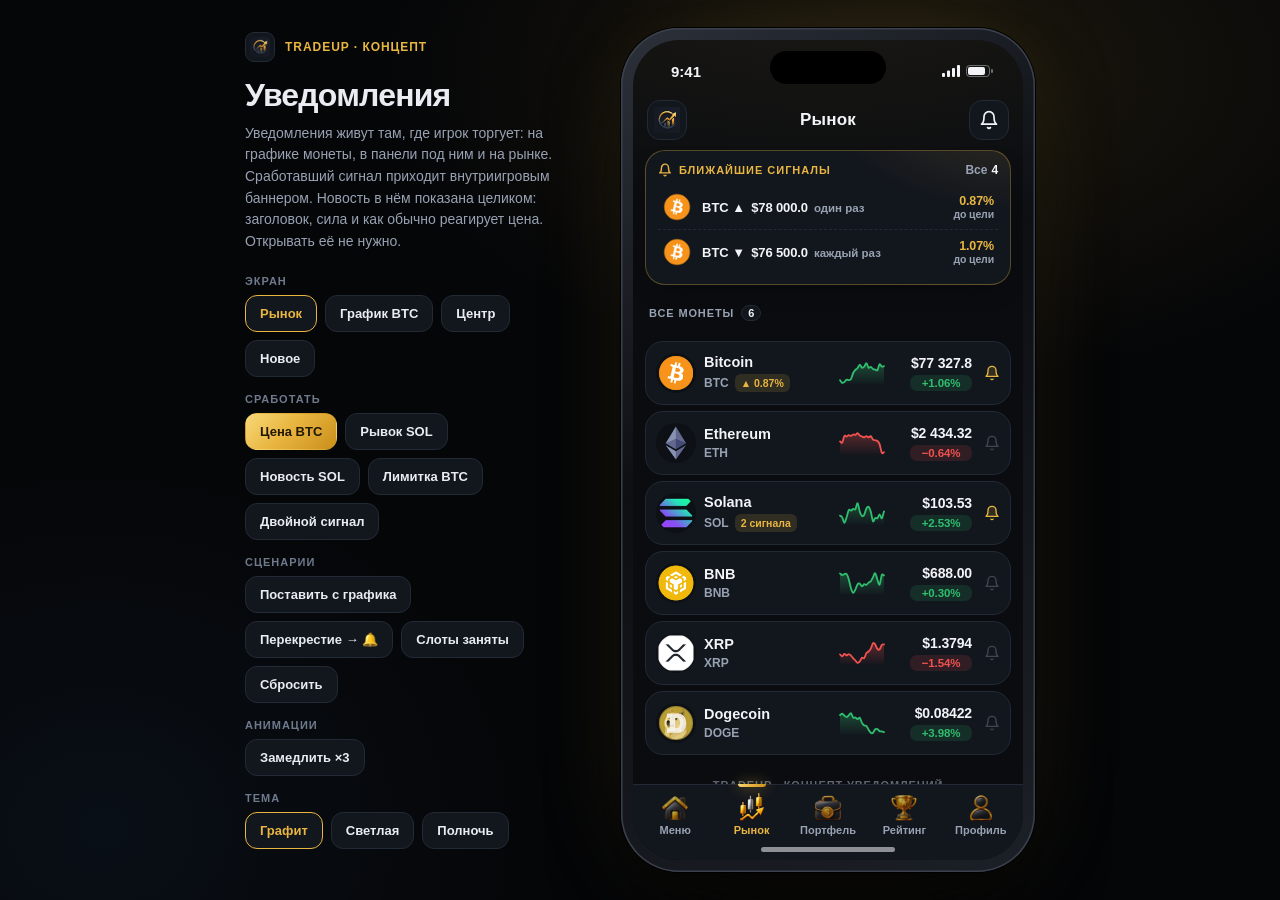
<file: concept/notifications.html>
<!DOCTYPE html>
<html lang="ru">
<head>
<meta charset="utf-8">
<meta name="viewport" content="width=device-width, initial-scale=1, viewport-fit=cover">
<meta name="theme-color" content="#0a0c10">
<title>TradeUp — концепт «Уведомления»</title>
<style>
/* Концепт «Уведомления». Базовые стили — из concept/market.html. Один файл: стили, разметка, скрипт и картинки
   (data URI) внутри, внешних ссылок нет — открывается и с диска.
   Темы и шрифты — как в игре и в concept/portfolio.html: graphite, light,
   midnight. --k — множитель длительности анимаций (кнопка «Замедлить»). */

*, *::before, *::after { box-sizing: border-box; margin: 0; padding: 0; }
[hidden] { display: none !important; }
html, body { height: 100%; }
body {
  font-family: -apple-system, BlinkMacSystemFont, "Segoe UI", Roboto, "Helvetica Neue", Arial, sans-serif;
  background: #050608;
  color: #e9ecf2;
  -webkit-font-smoothing: antialiased;
  overflow-x: hidden;
}
button { font: inherit; color: inherit; background: none; border: 0; cursor: pointer; -webkit-tap-highlight-color: transparent; }
img { display: block; }
.mono { font-variant-numeric: tabular-nums; letter-spacing: -0.01em; }
.up { color: var(--up); }
.down { color: var(--down); }

/* ---------------- Темы игры ---------------- */

.screen[data-theme="dark"] {
  --bg: #0a0c10; --card: #12161d; --card2: #0d1015; --border: #222a36;
  --text: #f2f4f8; --muted: #98a2b3; --gold: #e9b640; --gold-soft: rgba(233, 182, 64, 0.14);
  --gold-grad: linear-gradient(135deg, #f7d879 0%, #e9b640 45%, #c98f1b 100%);
  --gold-border: rgba(233, 182, 64, 0.32);
  --up: #2fbe6e; --up-dim: rgba(47, 190, 110, 0.14); --down: #f0524f; --down-dim: rgba(240, 82, 79, 0.14);
  --hot: #ff9f43; --hot-dim: rgba(255, 159, 67, 0.14);
  --primary-text: #221703; --track: rgba(152, 162, 179, 0.16);
  --glow: radial-gradient(900px 420px at 50% -8%, rgba(233, 182, 64, 0.08), transparent 60%);
  --card-shadow: 0 10px 30px -18px rgba(0, 0, 0, 0.8);
  --bar-bg: rgba(10, 12, 16, 0.84);
}
.screen[data-theme="light"] {
  --bg: #f5f2ea; --card: #ffffff; --card2: #f7f4ec; --border: #e6dfd0;
  --text: #1c1913; --muted: #645e50; --gold: #8f6a0e; --gold-soft: rgba(185, 138, 21, 0.12);
  --gold-grad: linear-gradient(135deg, #ecd28a 0%, #d3a52f 50%, #b98a15 100%);
  --gold-border: rgba(185, 138, 21, 0.3);
  --up: #1d9e5a; --up-dim: rgba(29, 158, 90, 0.12); --down: #d64545; --down-dim: rgba(214, 69, 69, 0.1);
  --hot: #c25e0a; --hot-dim: rgba(222, 110, 20, 0.12);
  --primary-text: #221703; --track: rgba(28, 25, 19, 0.08);
  --glow: radial-gradient(900px 420px at 50% -8%, rgba(201, 143, 27, 0.1), transparent 60%);
  --card-shadow: 0 10px 26px -16px rgba(28, 25, 19, 0.28);
  --bar-bg: rgba(245, 242, 234, 0.86);
}
.screen[data-theme="midnight"] {
  --bg: #070b16; --card: #0d1322; --card2: #0a0f1c; --border: #1e2a45;
  --text: #e8edf7; --muted: #8b96b3; --gold: #e9b640; --gold-soft: rgba(233, 182, 64, 0.14);
  --gold-grad: linear-gradient(135deg, #f7d879 0%, #e9b640 45%, #c98f1b 100%);
  --gold-border: rgba(233, 182, 64, 0.32);
  --up: #2fbe6e; --up-dim: rgba(47, 190, 110, 0.14); --down: #f0524f; --down-dim: rgba(240, 82, 79, 0.14);
  --hot: #ff9f43; --hot-dim: rgba(255, 159, 67, 0.14);
  --primary-text: #221703; --track: rgba(139, 150, 179, 0.16);
  --glow: radial-gradient(900px 420px at 50% -8%, rgba(77, 163, 255, 0.1), transparent 60%);
  --card-shadow: 0 10px 30px -18px rgba(0, 0, 0, 0.85);
  --bar-bg: rgba(7, 11, 22, 0.84);
}

/* ---------------- Сцена: панель демо + телефон ---------------- */

.stage {
  height: 100vh;
  min-height: 720px;
  display: flex;
  align-items: center;
  justify-content: center;
  gap: 56px;
  padding: 28px;
  background:
    radial-gradient(900px 520px at 72% 8%, rgba(233, 182, 64, 0.1), transparent 60%),
    radial-gradient(700px 600px at 8% 92%, rgba(77, 163, 255, 0.06), transparent 60%),
    #050608;
}
.demo { width: 320px; flex: none; max-height: 100%; overflow-y: auto; scrollbar-width: none; padding: 4px 0; }
.demo::-webkit-scrollbar { display: none; }
.demo-brand { display: flex; align-items: center; gap: 10px; font-size: 12px; font-weight: 800; letter-spacing: 0.08em; text-transform: uppercase; color: #e9b640; }
.demo-brand img { width: 30px; height: 30px; border-radius: 9px; background: #12161d; padding: 4px; border: 1px solid #222a36; }
.demo h1 { font-size: 32px; line-height: 1.08; letter-spacing: -0.025em; margin: 16px 0 10px; }
.demo > p { color: #98a2b3; font-size: 14px; line-height: 1.55; }
.dctl { display: flex; flex-direction: column; gap: 16px; margin-top: 22px; }
.dgrp > span { display: block; font-size: 11px; font-weight: 800; letter-spacing: 0.09em; text-transform: uppercase; color: var(--muted, #6f7a8c); margin-bottom: 8px; }
.drow { display: flex; flex-wrap: wrap; gap: 8px; }
.dbtn2 {
  padding: 10px 14px;
  border-radius: 12px;
  background: var(--card, #12161d);
  border: 1px solid var(--border, #222a36);
  color: var(--text, #e9ecf2);
  font-size: 13px;
  font-weight: 700;
  transition: transform 0.12s, border-color 0.2s, color 0.2s;
}
.dbtn2:hover { border-color: rgba(233, 182, 64, 0.45); }
.dbtn2:active { transform: scale(0.95); }
.dbtn2.gold { background: linear-gradient(135deg, #f7d879, #e9b640 45%, #c98f1b); color: #221703; border-color: transparent; }
.dbtn2.on, .dbtn2[aria-pressed="true"] { border-color: #e9b640; color: #e9b640; }
.notes { margin-top: 24px; padding-top: 18px; border-top: 1px solid #1b212b; }
.notes b { font-size: 13px; }
.notes ul { list-style: none; margin-top: 10px; display: flex; flex-direction: column; gap: 7px; }
.notes li { position: relative; padding-left: 16px; font-size: 12.5px; line-height: 1.45; color: #aab3c2; }
.notes li::before { content: ""; position: absolute; left: 2px; top: 7px; width: 6px; height: 6px; border-radius: 50%; background: #e9b640; }

.phone {
  position: relative;
  flex: none;
  width: 414px;
  height: min(868px, calc(100vh - 56px));
  min-height: 660px;
  padding: 12px;
  border-radius: 58px;
  background: linear-gradient(145deg, #2c313a, #0d0f13 42%, #1c2027);
  box-shadow: inset 0 0 0 1.5px #3b414c, 0 0 0 1px #000, 0 50px 90px -30px rgba(0, 0, 0, 0.9), 0 0 120px -40px rgba(233, 182, 64, 0.25);
}
.phone::before { content: ""; position: absolute; z-index: 90; top: 23px; left: 50%; width: 116px; height: 33px; margin-left: -58px; border-radius: 20px; background: #000; }
.screen {
  position: relative;
  width: 100%;
  height: 100%;
  border-radius: 46px;
  overflow: hidden;
  isolation: isolate;
  display: flex;
  flex-direction: column;
  background: var(--glow), var(--bg);
  color: var(--text);
  font-size: 15px;
  --k: 1;
  --ease: cubic-bezier(0.2, 0.8, 0.2, 1);
  --spring: cubic-bezier(0.34, 1.5, 0.55, 1);
  --slide: cubic-bezier(0.3, 1.25, 0.5, 1);
}
.screen::after { content: ""; position: absolute; z-index: 80; left: 50%; bottom: 8px; width: 134px; height: 5px; margin-left: -67px; border-radius: 99px; background: var(--text); opacity: 0.55; pointer-events: none; }

.statusbar { flex: none; height: 54px; display: flex; align-items: center; justify-content: space-between; padding: 8px 30px 0 38px; font-size: 15px; font-weight: 700; }
.statusbar svg { height: 12px; width: auto; fill: currentColor; }
.sb-r { display: flex; gap: 6px; align-items: center; }

/* ---------------- Шапка и таббар ---------------- */

.topbar { flex: none; height: 52px; display: flex; align-items: center; gap: 10px; padding: 0 14px; }
.topbar h1 { flex: 1; text-align: center; font-size: 17px; font-weight: 800; letter-spacing: 0.01em; }
.icon-btn {
  flex: none;
  width: 40px; height: 40px;
  border-radius: 13px;
  display: grid; place-items: center;
  background: var(--card);
  border: 1px solid var(--border);
  transition: transform 0.14s var(--ease), border-color 0.2s, color 0.2s;
}
.icon-btn:active { transform: scale(0.9); }
.icon-btn img { width: 26px; height: 26px; }
.icon-btn svg { width: 20px; height: 20px; }
.icon-btn.gear svg { transition: transform 0.6s var(--spring); }
.icon-btn.gear:hover svg { transform: rotate(60deg); }

.tabbar {
  flex: none;
  position: relative;
  z-index: 5;
  display: grid;
  grid-template-columns: repeat(5, 1fr);
  padding: 7px 4px 24px;
  background: var(--card);
  border-top: 1px solid var(--border);
}
.tab { position: relative; display: flex; flex-direction: column; align-items: center; gap: 3px; padding-top: 3px; font-size: 11px; font-weight: 700; color: var(--muted); transition: color 0.2s; }
.tab img { width: 26px; height: 26px; opacity: 0.7; transition: transform 0.35s var(--spring), opacity 0.2s; }
.tab:active img { transform: scale(0.85); }
.tab.on { color: var(--gold); }
.tab.on img { opacity: 1; transform: translateY(-1px) scale(1.08); }
.tab.on::before { content: ""; position: absolute; top: -8px; width: 28px; height: 3px; border-radius: 0 0 3px 3px; background: var(--gold-grad); box-shadow: 0 0 14px rgba(233, 182, 64, 0.75); }
.tab img.gulp { animation: gulp 0.62s var(--spring); }
@keyframes gulp { 30% { transform: scale(1.35); } 62% { transform: scale(0.9); } }

/* ---------------- Прокрутка и «потяни, чтобы обновить» ---------------- */

.pages { position: relative; flex: 1; min-height: 0; overflow-y: auto; overflow-x: hidden; overscroll-behavior: contain; scrollbar-width: none; padding: 4px 12px 20px; }
.pages::-webkit-scrollbar { display: none; }
.page { display: flex; flex-direction: column; gap: 12px; transition: transform 0.45s cubic-bezier(0.2, 0.9, 0.3, 1.1); }
.page.pulling { transition: none; }
.ptr { position: absolute; left: 0; right: 0; top: 2px; height: 60px; display: flex; flex-direction: column; align-items: center; justify-content: center; gap: 5px; pointer-events: none; opacity: 0; }
.ptr-coin {
  width: 30px; height: 30px;
  border-radius: 50%;
  display: grid; place-items: center;
  font-style: normal; font-size: 15px; font-weight: 900;
  color: var(--primary-text);
  background: var(--gold-grad);
  box-shadow: 0 6px 14px -4px rgba(233, 182, 64, 0.75), inset 0 -2px 0 rgba(0, 0, 0, 0.15);
}
.ptr span { font-size: 11.5px; font-weight: 700; color: var(--muted); }
.ptr.spin .ptr-coin { animation: coinSpin 0.7s linear infinite; }
@keyframes coinSpin { to { transform: rotateY(360deg); } }

/* ---------------- Карточки: появление каскадом ---------------- */

.card { position: relative; background: var(--card); border: 1px solid var(--border); border-radius: 20px; padding: 14px; box-shadow: var(--card-shadow); }
.rv { opacity: 0; }
.go .rv { animation: rvIn calc(0.72s * var(--k)) var(--ease) both; animation-delay: calc(var(--d) * 1ms * var(--k)); }
@keyframes rvIn { from { opacity: 0; transform: translateY(24px) scale(0.975); } to { opacity: 1; transform: none; } }
.card-head { display: flex; align-items: center; gap: 8px; margin-bottom: 10px; }
.card-head h2 { font-size: 16px; font-weight: 800; letter-spacing: -0.01em; white-space: nowrap; }
.card-head .right { margin-left: auto; }
.kicker { display: inline-flex; align-items: center; gap: 7px; font-size: 11px; font-weight: 800; letter-spacing: 0.09em; text-transform: uppercase; color: var(--muted); }
.kicker2 { display: block; font-size: 10.5px; font-weight: 800; letter-spacing: 0.08em; text-transform: uppercase; color: var(--muted); }
.live { position: relative; width: 7px; height: 7px; border-radius: 50%; background: var(--up); }
.live::after { content: ""; position: absolute; inset: 0; border-radius: 50%; background: var(--up); animation: livePing 1.8s ease-out infinite; }
@keyframes livePing { from { transform: scale(1); opacity: 0.7; } to { transform: scale(3.2); opacity: 0; } }

/* Сегменты: индикатор под активной кнопкой скользит, а не прыгает. */
.seg { position: relative; display: grid; grid-auto-flow: column; grid-auto-columns: 1fr; padding: 3px; border-radius: 12px; background: var(--card2); border: 1px solid var(--border); }
.seg button { position: relative; z-index: 1; height: 28px; padding: 0 10px; border-radius: 9px; font-size: 12px; font-weight: 800; color: var(--muted); white-space: nowrap; transition: color 0.25s; }
.seg button.on { color: var(--primary-text); }
.ind {
  position: absolute;
  top: 3px; left: 0;
  height: calc(100% - 6px);
  border-radius: 9px;
  background: var(--gold-grad);
  box-shadow: 0 6px 14px -6px rgba(233, 182, 64, 0.85);
  transition: transform calc(0.46s * var(--k)) var(--slide), width calc(0.46s * var(--k)) var(--slide);
}
.seg-view { padding: 4px; border-radius: 16px; background: var(--card); }
.seg-view button { height: 40px; border-radius: 12px; font-size: 14.5px; display: inline-flex; align-items: center; justify-content: center; gap: 7px; }
.seg-view .ind { top: 4px; height: calc(100% - 8px); border-radius: 12px; }
.seg-view em { font-style: normal; min-width: 22px; padding: 1px 6px; border-radius: 99px; font-size: 11px; background: var(--card2); color: var(--muted); transition: background-color 0.25s, color 0.25s; }
.seg-view button.on em { background: rgba(34, 23, 3, 0.16); color: var(--primary-text); }
.seg-sm { grid-auto-columns: auto; }
.seg-sm button { height: 26px; padding: 0 9px; font-size: 11.5px; }

.pill {
  display: inline-flex; align-items: center; gap: 4px;
  padding: 3px 9px 3px 6px;
  border-radius: 99px;
  font-size: 12.5px; font-weight: 800;
  color: var(--up); background: var(--up-dim);
  transition: color 0.4s, background-color 0.4s;
}
.pill svg { width: 13px; height: 13px; transition: transform 0.45s var(--spring); }
.pill.down { color: var(--down); background: var(--down-dim); }
.pill.down svg { transform: rotate(180deg); }

/* Табло: каждая цифра — барабан 0–9, крутится до нужной. */
.odo { position: relative; display: flex; height: 1.12em; line-height: 1.12; white-space: nowrap; transition: color 0.5s; }
.od-c { display: inline-block; height: 1.12em; overflow: hidden; }
.od-r { display: flex; flex-direction: column; transform: translateY(calc(var(--v, 0) * -1.12em)); transition: transform calc(0.42s * var(--k)) cubic-bezier(0.2, 0.85, 0.25, 1); }
.odo.big-roll .od-r { transition-duration: calc(0.95s * var(--k)); transition-delay: calc(var(--j, 0) * 34ms * var(--k)); }
.od-r > span { height: 1.12em; text-align: center; }
.od-x { display: inline-block; }
.odo.instant .od-r { transition: none; }
.odo.fl-up { animation: totUp calc(1s * var(--k)) ease-out; }
.odo.fl-down { animation: totDown calc(1s * var(--k)) ease-out; }
@keyframes totUp { 0%, 25% { color: var(--up); text-shadow: 0 0 22px var(--up-dim); } }
@keyframes totDown { 0%, 25% { color: var(--down); text-shadow: 0 0 22px var(--down-dim); } }

/* ---------------- Пульс рынка ---------------- */

.pulse {
  padding: 14px 14px 12px;
  overflow: hidden;
  border-color: var(--gold-border);
  background: radial-gradient(280px 170px at 0% -20%, var(--gold-soft), transparent 70%), var(--card);
}
.pulse-top { display: flex; align-items: center; justify-content: space-between; gap: 10px; }
.upd { font-size: 11px; font-weight: 700; color: var(--muted); }
.pulse-mid { display: flex; align-items: flex-start; justify-content: space-between; gap: 10px; margin-top: 10px; }
.cap-row { display: flex; align-items: baseline; gap: 6px; }
.cap-row .odo { font-size: 31px; font-weight: 850; letter-spacing: -0.025em; }
.unit { font-size: 15px; font-weight: 800; color: var(--muted); }
.pulse-sub { display: flex; align-items: center; gap: 8px; margin-top: 7px; font-size: 12px; font-weight: 700; color: var(--muted); }

.fg { flex: none; width: 96px; display: flex; flex-direction: column; align-items: center; padding: 7px 6px 6px; border-radius: 15px; background: var(--card2); border: 1px solid var(--border); transition: transform 0.14s var(--ease), border-color 0.25s; }
.fg:active { transform: scale(0.95); }
.fg svg { width: 78px; height: 44px; overflow: visible; }
.fg-track { fill: none; stroke: var(--track); stroke-width: 8; stroke-linecap: round; }
.fg-arc { fill: none; stroke: url(#fg-grad); stroke-width: 8; stroke-linecap: round; stroke-dasharray: 0 100; transition: stroke-dasharray calc(1.1s * var(--k)) cubic-bezier(0.3, 1.1, 0.4, 1); }
.fg-needle { transform-box: view-box; transform-origin: 50px 50px; transform: rotate(-90deg); transition: transform calc(1.15s * var(--k)) cubic-bezier(0.34, 1.45, 0.55, 1); }
.fg-needle line { stroke: var(--text); stroke-width: 3; stroke-linecap: round; }
.fg-needle circle { fill: var(--text); }
.fg b { margin-top: -2px; font-size: 18px; font-weight: 850; line-height: 1.1; }
.fg i { font-style: normal; font-size: 10.5px; font-weight: 800; color: var(--fgc, var(--gold)); transition: color 0.4s; white-space: nowrap; }

.pchart { position: relative; height: 62px; margin: 8px -14px 0; }
.pchart svg { display: block; width: 100%; height: 100%; overflow: visible; }
#pc-line { fill: none; stroke: var(--up); stroke-width: 2.2; stroke-linejoin: round; stroke-linecap: round; transition: stroke 0.5s; }
#pc-area { fill: url(#g-up-big); }
.pchart.down #pc-line { stroke: var(--down); }
.pchart.down #pc-area { fill: url(#g-down-big); }
#pc-dot { fill: var(--up); stroke: var(--card); stroke-width: 2.5; }
#pc-ring { fill: var(--up); opacity: 0.35; transform-box: fill-box; transform-origin: center; animation: ring 1.8s ease-out infinite; }
.pchart.down #pc-dot, .pchart.down #pc-ring { fill: var(--down); }
@keyframes ring { from { transform: scale(1); opacity: 0.45; } to { transform: scale(3.4); opacity: 0; } }

.breadth { display: flex; align-items: center; gap: 9px; margin-top: 10px; font-size: 11.5px; font-weight: 800; white-space: nowrap; }
.breadth b { font-size: 13px; }
.br-bar { flex: 1; display: flex; gap: 3px; height: 8px; transform-origin: left center; }
.br-bar i { min-width: 6px; height: 100%; border-radius: 99px; flex: 1 1 0; transition: flex-grow calc(0.9s * var(--k)) var(--slide); }
.br-u { background: linear-gradient(90deg, var(--up), var(--up) 70%, rgba(47, 190, 110, 0.55)); }
.br-d { background: linear-gradient(90deg, rgba(240, 82, 79, 0.55), var(--down) 30%); }

/* ---------------- Счета (фьючерсы) ---------------- */

.fcd { margin-left: auto; display: inline-flex; align-items: center; gap: 6px; padding: 4px 9px 4px 5px; border-radius: 99px; background: var(--card2); border: 1px solid var(--border); font-size: 11.5px; font-weight: 700; color: var(--muted); }
.fcd b { color: var(--text); font-weight: 850; }
.fcd svg { width: 18px; height: 18px; transform: rotate(-90deg); }
.fcd-t { fill: none; stroke: var(--track); stroke-width: 3; }
.fcd-p { fill: none; stroke: var(--gold); stroke-width: 3; stroke-linecap: round; stroke-dasharray: 0 100; transition: stroke-dasharray 0.9s linear; }
.wl { display: grid; grid-template-columns: 1fr 38px 1fr; align-items: center; gap: 8px; }
.wt { position: relative; padding: 10px 12px; border-radius: 15px; background: var(--card2); border: 1px solid var(--border); transition: border-color 0.35s, box-shadow 0.35s, background-color 0.35s; }
.wt b { display: block; margin-top: 4px; font-size: 17px; font-weight: 850; }
.wt i { display: block; margin-top: 2px; font-style: normal; font-size: 11px; font-weight: 700; color: var(--muted); }
.wt.dst { border-color: var(--gold-border); background: linear-gradient(160deg, var(--gold-soft), transparent 70%), var(--card2); }
.wt.pop { animation: tilePop 0.62s var(--spring); }
@keyframes tilePop { 35% { transform: scale(1.05); } 70% { transform: scale(0.98); } }
.swap { width: 38px; height: 38px; border-radius: 50%; display: grid; place-items: center; color: var(--primary-text); background: var(--gold-grad); box-shadow: 0 8px 18px -8px rgba(233, 182, 64, 0.9); transition: transform 0.14s; }
.swap:active { transform: scale(0.88); }
.swap svg { width: 18px; height: 18px; transition: transform 0.55s var(--spring); }
.swap.rev svg { transform: rotate(180deg); }
.xrow { display: flex; align-items: center; gap: 8px; margin-top: 10px; }
.xchips { display: flex; gap: 4px; padding: 3px; border-radius: 12px; background: var(--card2); border: 1px solid var(--border); }
.xchips button { height: 32px; padding: 0 9px; border-radius: 9px; font-size: 12px; font-weight: 800; color: var(--muted); transition: color 0.2s, background-color 0.2s; }
.xchips button.on { color: var(--text); background: var(--card); box-shadow: 0 0 0 1px var(--border); }
.xgo { position: relative; flex: 1; height: 40px; border-radius: 12px; font-size: 13px; font-weight: 850; color: var(--primary-text); background: var(--gold-grad); box-shadow: 0 8px 18px -10px rgba(233, 182, 64, 0.9); overflow: hidden; transition: transform 0.14s; white-space: nowrap; }
.xgo:active { transform: scale(0.96); }
.xgo::after { content: ""; position: absolute; top: 0; bottom: 0; width: 40%; left: -60%; background: linear-gradient(100deg, transparent, rgba(255, 255, 255, 0.45), transparent); animation: shine 3.2s ease-in-out infinite 1.2s; }
@keyframes shine { 0%, 70% { left: -60%; } 100% { left: 130%; } }
.xhint { margin-top: 8px; font-size: 11.5px; color: var(--muted); }

/* ---------------- Поиск, чипы, шапка списка ---------------- */

.tools {
  position: sticky;
  top: -4px;
  z-index: 8;
  margin: 0 -12px;
  padding: 8px 12px 8px;
  background: var(--bar-bg);
  -webkit-backdrop-filter: blur(16px) saturate(1.4);
  backdrop-filter: blur(16px) saturate(1.4);
  transition: box-shadow 0.3s, border-color 0.3s;
  border-bottom: 1px solid transparent;
}
.tools.stuck { border-bottom-color: var(--border); box-shadow: 0 12px 24px -18px rgba(0, 0, 0, 0.8); }
.tools-row { display: flex; gap: 8px; }
.search {
  position: relative;
  flex: 1;
  min-width: 0;
  height: 44px;
  display: flex;
  align-items: center;
  gap: 8px;
  padding: 0 6px 0 12px;
  border-radius: 14px;
  background: var(--card);
  border: 1px solid var(--border);
  cursor: text;
  transition: border-color 0.25s, box-shadow 0.3s;
}
.search:focus-within { border-color: var(--gold-border); box-shadow: 0 0 0 4px var(--gold-soft); }
.search .mag { flex: none; width: 18px; height: 18px; color: var(--muted); transition: color 0.2s, transform 0.4s var(--spring); }
.search:focus-within .mag { color: var(--gold); transform: scale(1.12) rotate(-10deg); }
.search input { position: relative; z-index: 1; flex: 1; min-width: 0; height: 100%; background: none; border: 0; outline: 0; color: var(--text); font: inherit; font-size: 15px; font-weight: 650; }
.search input::-webkit-search-cancel-button { display: none; }
.ph { position: absolute; left: 38px; right: 44px; top: 50%; height: 20px; margin-top: -10px; overflow: hidden; pointer-events: none; color: var(--muted); font-size: 15px; font-weight: 600; white-space: nowrap; transition: opacity 0.2s; }
.ph span { position: absolute; left: 0; top: 0; line-height: 20px; }
.ph span.in { animation: phIn calc(0.45s * var(--k)) var(--ease) both; }
.ph span.out { animation: phOut calc(0.35s * var(--k)) ease-in both; }
@keyframes phIn { from { transform: translateY(100%); opacity: 0; } }
@keyframes phOut { to { transform: translateY(-100%); opacity: 0; } }
.ph b { color: var(--text); opacity: 0.75; font-weight: 700; }
.search.has .ph { opacity: 0; }
.clr { position: relative; z-index: 2; flex: none; width: 30px; height: 30px; border-radius: 10px; display: grid; place-items: center; color: var(--muted); background: var(--card2); transform: scale(0); opacity: 0; transition: transform 0.35s var(--spring), opacity 0.2s; pointer-events: none; }
.clr svg { width: 14px; height: 14px; }
.search.has .clr { transform: none; opacity: 1; pointer-events: auto; }
.sortbtn { width: 44px; height: 44px; border-radius: 14px; color: var(--gold); position: relative; }
.sortbtn circle { transition: transform 0.45s var(--spring); }
.sortbtn:hover .k1 { transform: translateX(-5px); }
.sortbtn:hover .k2 { transform: translateX(5px); }
.sortbtn:hover .k3 { transform: translateX(-4px); }
.sortbtn::after { content: ""; position: absolute; top: 7px; right: 7px; width: 8px; height: 8px; border-radius: 50%; background: var(--gold); box-shadow: 0 0 0 2px var(--card); transform: scale(0); transition: transform 0.35s var(--spring); }
.sortbtn.mod::after { transform: scale(1); }

.chips { position: relative; display: flex; gap: 6px; margin: 8px -12px 0; padding: 0 12px; overflow-x: auto; scrollbar-width: none; }
.chips::-webkit-scrollbar { display: none; }
.chip {
  position: relative;
  z-index: 1;
  flex: none;
  height: 34px;
  display: inline-flex;
  align-items: center;
  gap: 6px;
  padding: 0 7px 0 5px;
  border-radius: 99px;
  border: 1px solid var(--border);
  font-size: 13px;
  font-weight: 800;
  color: var(--muted);
  white-space: nowrap;
  transition: color 0.3s, border-color 0.3s;
}
.chip img { width: 24px; height: 24px; transition: transform 0.45s var(--spring); }
.chip.on img { transform: rotate(-8deg) scale(1.1); }
.chip .lvb { display: inline-grid; place-items: center; width: 24px; height: 24px; border-radius: 50%; color: var(--gold); background: var(--gold-soft); }
.chip .lvb svg { width: 14px; height: 14px; }
.chip.on .lvb { color: var(--primary-text); background: rgba(34, 23, 3, 0.14); }
.chip em { font-style: normal; min-width: 20px; padding: 1px 6px; border-radius: 99px; font-size: 11px; text-align: center; background: var(--card2); color: var(--muted); transition: background-color 0.3s, color 0.3s; }
.chip.on { color: var(--primary-text); border-color: transparent; }
.chip.on em { background: rgba(34, 23, 3, 0.16); color: var(--primary-text); }
.chip.in { animation: chipIn calc(0.45s * var(--k)) var(--ease) both; animation-delay: calc(var(--i) * 32ms * var(--k)); }
@keyframes chipIn { from { opacity: 0; transform: translateX(22px) scale(0.9); } }
.cind { position: absolute; z-index: 0; top: 0; left: 0; height: 34px; border-radius: 99px; background: var(--gold-grad); box-shadow: 0 6px 16px -7px rgba(233, 182, 64, 0.9); transition: transform calc(0.5s * var(--k)) var(--slide), width calc(0.5s * var(--k)) var(--slide); }

.lhead { display: flex; align-items: center; justify-content: space-between; gap: 10px; margin-top: -4px; padding: 0 2px; }
.lh-n { font-size: 13px; font-weight: 800; color: var(--muted); }
.lh-n b { display: inline-block; font-size: 15px; color: var(--text); }
.lh-n b.bump { animation: bump 0.45s var(--spring); }
@keyframes bump { 40% { transform: scale(1.35); color: var(--gold); } }
.lh-sort { display: inline-flex; align-items: center; gap: 6px; height: 32px; padding: 0 10px 0 4px; border-radius: 99px; background: var(--card); border: 1px solid var(--border); font-size: 12.5px; font-weight: 800; transition: border-color 0.2s, transform 0.14s; }
.lh-sort:hover { border-color: var(--gold-border); }
.lh-sort:active { transform: scale(0.95); }
.lh-ico { width: 24px; height: 24px; display: grid; place-items: center; }
.lh-ico img, .lh-ico svg { width: 24px; height: 24px; }
.lh-arr { width: 14px; height: 14px; color: var(--gold); transition: transform 0.5s var(--spring); }
.lhead.asc .lh-arr { transform: rotate(180deg); }
.lhead.az .lh-arr { display: none; }
.lh-s.swap-in { animation: phIn calc(0.4s * var(--k)) var(--ease); }

/* ---------------- Строки списка ---------------- */

.list { position: relative; }
.grp-h { display: flex; align-items: center; gap: 7px; padding: 8px 4px 8px; font-size: 11px; font-weight: 800; letter-spacing: 0.08em; text-transform: uppercase; color: var(--muted); }
.grp-h.fav { color: var(--gold); }
.gh-ico { width: 20px; height: 20px; border-radius: 7px; display: grid; place-items: center; background: var(--gold-grad); color: var(--primary-text); }
.gh-ico svg { width: 12px; height: 12px; fill: currentColor; }
.gh-n { min-width: 20px; padding: 1px 6px; border-radius: 99px; font-size: 11px; text-align: center; letter-spacing: 0; background: var(--card); border: 1px solid var(--border); color: var(--text); }
.grp-h.fav .gh-n { background: var(--gold-soft); border-color: var(--gold-border); color: var(--gold); }
.gh-n.pop { animation: bump 0.45s var(--spring); }
.grp-h.letter { padding: 10px 6px 6px; font-size: 13px; letter-spacing: 0; color: var(--gold); }
.grp-h.letter::after { content: ""; flex: 1; height: 1px; background: linear-gradient(90deg, var(--border), transparent); }

.row {
  position: relative;
  display: grid;
  grid-template-columns: 40px minmax(0, 1fr) 44px 80px 24px;
  align-items: center;
  column-gap: 8px;
  min-height: 64px;
  padding: 9px 6px 9px 10px;
  margin-bottom: 6px;
  border-radius: 18px;
  background: var(--card);
  border: 1px solid var(--border);
  cursor: pointer;
  overflow: hidden;
  outline: none;
  -webkit-tap-highlight-color: transparent;
  transition: transform 0.16s var(--ease), border-color 0.3s, box-shadow 0.3s;
}
.row:hover { border-color: var(--gold-border); }
.row:active { transform: scale(0.985); }
.row:focus-visible { box-shadow: 0 0 0 2px var(--gold); }
.row.fav { border-color: var(--gold-border); background: linear-gradient(100deg, var(--gold-soft), transparent 42%), var(--card); }
.row.ghost { position: absolute; left: 0; margin: 0; pointer-events: none; }
.row::after { content: ""; position: absolute; inset: 0; border-radius: inherit; pointer-events: none; opacity: 0; }
.row.fl-up::after { background: linear-gradient(90deg, transparent, var(--up-dim) 50%, transparent); animation: sweep calc(0.9s * var(--k)) ease-out; }
.row.fl-down::after { background: linear-gradient(90deg, transparent, var(--down-dim) 50%, transparent); animation: sweep calc(0.9s * var(--k)) ease-out; }
@keyframes sweep { from { opacity: 1; transform: translateX(-55%); } to { opacity: 0; transform: translateX(55%); } }
.row.rise::before, .row.fall::before { content: ""; position: absolute; left: 0; top: 12px; bottom: 12px; width: 3px; border-radius: 0 3px 3px 0; animation: mark calc(1.5s * var(--k)) ease-out forwards; }
.row.rise::before { background: var(--up); box-shadow: 0 0 12px var(--up); }
.row.fall::before { background: var(--down); box-shadow: 0 0 12px var(--down); }
@keyframes mark { 0%, 55% { opacity: 1; } 100% { opacity: 0; } }
.rip { position: absolute; width: 10px; height: 10px; margin: -5px 0 0 -5px; border-radius: 50%; background: var(--text); opacity: 0.12; pointer-events: none; animation: rip 0.6s ease-out forwards; }
@keyframes rip { to { transform: scale(44); opacity: 0; } }

.logo { position: relative; width: 40px; height: 40px; border-radius: 50%; background: var(--card2); }
.logo img { width: 100%; height: 100%; border-radius: 50%; }
.nm { min-width: 0; display: flex; flex-direction: column; gap: 3px; }
.nm-t { font-size: 14.5px; font-weight: 800; line-height: 1.2; overflow-wrap: break-word; -webkit-hyphens: auto; hyphens: auto; }
.nm-t.long { font-size: 13px; }
.nm-t u, .tk u { text-decoration: none; color: var(--muted); font-weight: 700; }
.nm-s { display: flex; flex-wrap: wrap; align-items: center; gap: 3px 6px; font-size: 12px; font-weight: 700; color: var(--muted); }
.tk { font-style: normal; }
mark { background: var(--gold-soft); color: var(--gold); border-radius: 4px; box-shadow: 0 0 0 1px var(--gold-border); }
.tags { display: contents; }
.tag { display: inline-flex; align-items: center; gap: 3px; height: 18px; padding: 0 6px; border-radius: 6px; font-size: 10.5px; font-weight: 800; white-space: nowrap; }
.tag svg { width: 10px; height: 10px; }
.tag.hot { color: var(--hot); background: var(--hot-dim); }
.tag.hot svg { fill: currentColor; animation: flick 1.4s ease-in-out infinite; transform-origin: 50% 90%; }
@keyframes flick { 0%, 100% { transform: scale(1) rotate(0); } 30% { transform: scale(1.12, 0.94) rotate(-4deg); } 60% { transform: scale(0.95, 1.08) rotate(3deg); } }
.tag.pop { color: var(--muted); background: var(--card2); box-shadow: inset 0 0 0 1px var(--border); }
.tag.gain { color: var(--up); background: var(--up-dim); }
.tag.lev { color: var(--gold); background: var(--gold-soft); }
.tag.fund { color: var(--up); background: var(--up-dim); }
.tag.fund.neg { color: var(--down); background: var(--down-dim); }
.tag.pop-in { animation: tagIn 0.5s var(--spring); }
@keyframes tagIn { from { transform: scale(0.4); opacity: 0; } }

.spk { width: 44px; height: 26px; overflow: visible; }
.spk-l, .pc-spk .l { fill: none; stroke: var(--up); stroke-width: 1.8; stroke-linecap: round; stroke-linejoin: round; stroke-dasharray: 100; transition: stroke 0.4s; }
.pc-spk .l { stroke-dasharray: none; stroke-width: 2; }
.spk-a, .pc-spk .a { fill: url(#g-up); }
.spk.down .spk-l, .pc.down .pc-spk .l { stroke: var(--down); }
.spk.down .spk-a, .pc.down .pc-spk .a { fill: url(#g-down); }
.s-up { stop-color: var(--up); }
.s-down { stop-color: var(--down); }

.px { min-width: 0; display: flex; flex-direction: column; align-items: flex-end; gap: 4px; }
.pv { font-size: 14px; font-weight: 800; white-space: nowrap; }
.pv.long { font-size: 12px; }
.dg { display: inline-block; }
.dg.up { animation: dgUp calc(1.1s * var(--k)) ease-out; }
.dg.down { animation: dgDown calc(1.1s * var(--k)) ease-out; }
@keyframes dgUp { 0%, 30% { color: var(--up); text-shadow: 0 0 10px var(--up-dim); } }
@keyframes dgDown { 0%, 30% { color: var(--down); text-shadow: 0 0 10px var(--down-dim); } }
.chg { min-width: 62px; padding: 2px 6px; border-radius: 7px; font-style: normal; font-size: 11.5px; font-weight: 800; text-align: center; color: var(--up); background: var(--up-dim); transition: color 0.4s, background-color 0.4s; }
.chg.down { color: var(--down); background: var(--down-dim); }

.star { position: relative; z-index: 1; width: 24px; height: 32px; display: grid; place-items: center; border-radius: 9px; color: var(--muted); transition: color 0.2s; }
.star svg { width: 18px; height: 18px; fill: transparent; stroke: currentColor; stroke-width: 1.8; stroke-linejoin: round; transition: fill 0.2s; }
.star:hover { color: var(--gold); }
.star.on { color: var(--gold); }
.star.on svg { fill: currentColor; }
.star.pop svg { animation: starPop 0.55s var(--spring); }
@keyframes starPop { 0% { transform: scale(0.3) rotate(-50deg); } 60% { transform: scale(1.35) rotate(12deg); } 100% { transform: none; } }

.empty { display: flex; flex-direction: column; align-items: center; gap: 6px; padding: 26px 16px 22px; border-radius: 20px; text-align: center; background: var(--card); border: 1px dashed var(--border); }
.empty > * { animation: rvIn calc(0.5s * var(--k)) var(--ease) both; }
.empty > :nth-child(2) { animation-delay: calc(60ms * var(--k)); }
.empty > :nth-child(3) { animation-delay: calc(110ms * var(--k)); }
.empty > :nth-child(4) { animation-delay: calc(160ms * var(--k)); }
.empty > :nth-child(5) { animation-delay: calc(210ms * var(--k)); }
.em-ico { position: relative; width: 74px; height: 74px; margin-bottom: 6px; }
.em-ico svg { position: absolute; inset: 0; width: 100%; height: 100%; fill: none; stroke: var(--muted); stroke-width: 4; stroke-linecap: round; animation: emFloat 3s ease-in-out infinite; }
.em-coin { position: absolute; left: 17px; top: 17px; width: 24px; height: 24px; border-radius: 50%; display: grid; place-items: center; font-style: normal; font-size: 13px; font-weight: 900; color: var(--primary-text); background: var(--gold-grad); animation: emCoin 3s ease-in-out infinite; }
@keyframes emFloat { 50% { transform: translate(3px, -4px) rotate(-6deg); } }
@keyframes emCoin { 0%, 100% { transform: translate(0, 0) scale(0.9); } 50% { transform: translate(5px, -6px) scale(1); } }
.empty b { font-size: 16px; font-weight: 850; }
.empty i { font-style: normal; font-size: 13px; color: var(--muted); }
.em-sug { display: flex; flex-wrap: wrap; justify-content: center; align-items: center; gap: 6px; margin-top: 8px; font-size: 12px; color: var(--muted); font-weight: 700; }
.em-sug button { height: 28px; padding: 0 10px; border-radius: 99px; border: 1px solid var(--border); background: var(--card2); font-size: 12px; font-weight: 800; transition: border-color 0.2s, color 0.2s; }
.em-sug button:hover { border-color: var(--gold-border); color: var(--gold); }
.btn-ghost { margin-top: 10px; height: 38px; padding: 0 16px; border-radius: 12px; border: 1px solid var(--gold-border); color: var(--gold); font-size: 13px; font-weight: 850; background: var(--gold-soft); }

.end { padding: 6px 0 4px; text-align: center; font-size: 11px; font-weight: 700; letter-spacing: 0.08em; text-transform: uppercase; color: var(--muted); opacity: 0.6; }

/* ---------------- Шторки ---------------- */

.sheet { position: absolute; inset: 0; z-index: 50; visibility: hidden; transition: visibility 0s linear calc(0.48s * var(--k)); }
.sheet.on { visibility: visible; transition: none; }
.sheet-bg { position: absolute; inset: 0; background: rgba(0, 0, 0, 0.5); opacity: 0; transition: opacity calc(0.35s * var(--k)); }
.sheet.on .sheet-bg { opacity: 1; }
.sheet-panel {
  position: absolute;
  left: 0; right: 0; bottom: 0;
  max-height: 90%;
  overflow-y: auto;
  overscroll-behavior: contain;
  scrollbar-width: none;
  padding: 8px 16px 28px;
  border-radius: 26px 26px 0 0;
  background: var(--card);
  border-top: 1px solid var(--border);
  box-shadow: 0 -20px 50px -20px rgba(0, 0, 0, 0.7);
  transform: translateY(105%);
  transition: transform calc(0.48s * var(--k)) cubic-bezier(0.16, 1, 0.3, 1);
}
.sheet-panel::-webkit-scrollbar { display: none; }
.sheet.on .sheet-panel { transform: none; }
.sheet.on .stg { animation: rvIn calc(0.5s * var(--k)) var(--ease) both; animation-delay: calc(var(--d) * 1ms * var(--k)); }
.grab { width: 40px; height: 5px; margin: 0 auto 12px; border-radius: 99px; background: var(--muted); opacity: 0.4; }
.drag { touch-action: none; cursor: grab; }
.sheet-panel > .kicker2, .lim > .kicker2 { margin: 16px 2px 8px; }

.ss-head { display: flex; align-items: center; gap: 12px; margin-bottom: 14px; }
.ss-ico { flex: none; width: 44px; height: 44px; border-radius: 14px; display: grid; place-items: center; background: var(--gold-grad); color: var(--primary-text); box-shadow: 0 8px 18px -8px rgba(233, 182, 64, 0.85); }
.ss-ico svg { width: 22px; height: 22px; }
.ss-head h3 { font-size: 18px; font-weight: 850; }
.ss-head p { margin-top: 2px; font-size: 12.5px; color: var(--muted); }
.ss-reset { margin-left: auto; font-size: 13px; font-weight: 800; color: var(--gold); }
.sopts { position: relative; display: flex; flex-direction: column; gap: 6px; }
.sopt { position: relative; z-index: 1; display: flex; align-items: center; gap: 12px; min-height: 60px; padding: 6px 14px 6px 8px; border-radius: 16px; border: 1px solid var(--border); text-align: left; transition: border-color 0.3s, transform 0.14s; }
.sopt:active { transform: scale(0.98); }
.sopt .so-i { flex: none; width: 44px; height: 44px; display: grid; place-items: center; }
.sopt .so-i img, .sopt .so-i svg { width: 44px; height: 44px; transition: transform 0.45s var(--spring); }
.sopt.on .so-i img, .sopt.on .so-i svg { transform: scale(1.08) rotate(-6deg); }
.sopt b { display: block; font-size: 15px; font-weight: 850; }
.sopt i { display: block; margin-top: 1px; font-style: normal; font-size: 12px; font-weight: 600; color: var(--muted); }
.rad { margin-left: auto; flex: none; width: 22px; height: 22px; border-radius: 50%; display: grid; place-items: center; border: 2px solid var(--border); color: var(--primary-text); transition: background-color 0.25s, border-color 0.25s; }
.rad svg { width: 12px; height: 12px; fill: none; stroke: currentColor; stroke-width: 3.4; stroke-linecap: round; stroke-linejoin: round; stroke-dasharray: 22; stroke-dashoffset: 22; }
.sopt.on { border-color: var(--gold-border); }
.sopt.on .rad { background: var(--gold); border-color: var(--gold); }
.sopt.on .rad svg { animation: ckDraw calc(0.3s * var(--k)) ease-out calc(80ms * var(--k)) forwards; }
@keyframes ckDraw { to { stroke-dashoffset: 0; } }
.sind { position: absolute; z-index: 0; left: 0; right: 0; top: 0; height: 60px; border-radius: 16px; background: linear-gradient(90deg, var(--gold-soft), transparent 92%); transition: transform calc(0.5s * var(--k)) var(--slide), height calc(0.5s * var(--k)) var(--slide); }
.sdir button { height: 36px; font-size: 13px; }
.bigbtn { position: relative; display: block; width: 100%; height: 52px; margin-top: 16px; border-radius: 16px; font-size: 16px; font-weight: 850; color: var(--primary-text); background: var(--gold-grad); box-shadow: 0 12px 24px -12px rgba(233, 182, 64, 0.9); transition: transform 0.14s; }
.bigbtn:active { transform: scale(0.97); }

.done-ov { position: absolute; inset: 0; display: flex; align-items: center; justify-content: center; gap: 7px; padding: 0 8px; color: #fff; background: inherit; opacity: 0; pointer-events: none; }
.done .done-ov { animation: ovIn calc(0.32s * var(--k)) var(--ease) forwards; }
@keyframes ovIn { from { opacity: 0; transform: translateY(40%); } to { opacity: 1; transform: none; } }
.done-ov .ck { flex: none; width: 22px; height: 22px; border-radius: 50%; display: grid; place-items: center; background: rgba(255, 255, 255, 0.24); }
.done .ck { animation: ckPop calc(0.46s * var(--k)) var(--spring) calc(50ms * var(--k)) backwards; }
@keyframes ckPop { from { transform: scale(0); } }
.done-ov svg { width: 13px; height: 13px; fill: none; stroke: currentColor; stroke-width: 3.2; stroke-linecap: round; stroke-linejoin: round; stroke-dasharray: 22; stroke-dashoffset: 22; }
.done .done-ov svg { animation: ckDraw calc(0.3s * var(--k)) ease-out calc(150ms * var(--k)) forwards; }
.done-ov .dt { font-size: 13px; white-space: nowrap; overflow: hidden; text-overflow: ellipsis; }

/* ---------------- Экран монеты: шторка поверх рынка, как в игре ---------------- */

.pages, .topbar { transform-origin: 50% 0; transition: transform calc(0.55s * var(--k)) cubic-bezier(0.16, 1, 0.3, 1); }
.screen.ts-open .pages, .screen.ts-open .topbar { transform: scale(0.94) translateY(6px); }
.tsheet { z-index: 40; }
.ts-panel { top: 44px; max-height: none; padding: 0; display: flex; flex-direction: column; overflow: hidden; border-radius: 28px 28px 0 0; background: var(--glow), var(--bg); }
.ts-top { flex: none; padding: 8px 12px 6px; }
.ts-top .grab { margin-bottom: 8px; }
.ts-bar { display: flex; align-items: center; gap: 8px; }
.ts-title { flex: 1; min-width: 0; text-align: center; line-height: 1.2; }
.ts-title b { display: block; font-size: 17px; font-weight: 850; }
.ts-title i { display: block; font-size: 12.5px; font-weight: 600; color: var(--muted); white-space: nowrap; overflow: hidden; text-overflow: ellipsis; }
.ts-btns { display: flex; gap: 8px; }
.ts-fav svg, .ts-bell svg { fill: none; stroke: currentColor; stroke-width: 2; stroke-linejoin: round; stroke-linecap: round; transition: fill 0.2s; }
.ts-fav.on, .ts-bell.on { color: var(--gold); border-color: var(--gold-border); background: var(--gold-soft); }
.ts-fav.on svg { fill: currentColor; }
.ts-fav.pop svg { animation: starPop 0.55s var(--spring); }
.ts-bell.ring svg { transform-origin: 50% 8%; animation: ring 0.9s ease; }
@keyframes ring { 15% { transform: rotate(22deg); } 30% { transform: rotate(-18deg); } 45% { transform: rotate(12deg); } 60% { transform: rotate(-8deg); } 75% { transform: rotate(4deg); } }
.icon-btn.pop { animation: tilePop 0.6s var(--spring); }
.ts-scroll { flex: 1; min-height: 0; overflow-y: auto; overscroll-behavior: contain; scrollbar-width: none; padding: 4px 12px 30px; display: flex; flex-direction: column; gap: 12px; }
.ts-scroll::-webkit-scrollbar { display: none; }
.ts-scroll > * { flex-shrink: 0; }

.ts-head { display: grid; grid-template-columns: 50px minmax(0, 1fr) auto; align-items: center; gap: 12px; padding: 2px 2px 0; }
.ts-logo { position: relative; width: 50px; height: 50px; }
.ts-logo::before { content: ""; position: absolute; inset: -4px; border-radius: 50%; background: conic-gradient(var(--gold), transparent 28%, var(--gold) 50%, transparent 78%, var(--gold)); -webkit-mask: radial-gradient(circle, transparent 62%, #000 64%); mask: radial-gradient(circle, transparent 62%, #000 64%); opacity: 0.7; animation: spinRing 7s linear infinite; }
@keyframes spinRing { to { transform: rotate(360deg); } }
.ts-logo img { position: relative; width: 100%; height: 100%; border-radius: 50%; box-shadow: 0 8px 20px -8px rgba(0, 0, 0, 0.7); }
.ts-logo.gulp img { animation: gulp 0.62s var(--spring); }
.sheet.on .ts-logo img { animation: logoIn calc(0.7s * var(--k)) var(--spring) calc(120ms * var(--k)) both; }
@keyframes logoIn { from { transform: scale(0.4) rotate(-40deg); opacity: 0; } }
.ts-price { font-size: 26px; font-weight: 850; letter-spacing: -0.025em; }
.ts-price.long { font-size: 20px; }
.ts-chg { display: flex; align-items: center; gap: 6px; margin-top: 5px; font-size: 12px; font-weight: 800; color: var(--muted); }
.ts-stats { display: flex; flex-direction: column; gap: 6px; padding-left: 12px; border-left: 1px solid var(--border); }
.ts-stats b { display: block; margin-top: 1px; font-size: 13.5px; font-weight: 850; white-space: nowrap; }

.chc { padding: 12px 12px 10px; overflow: hidden; }
.chc-top { display: flex; align-items: center; gap: 8px; min-height: 30px; }
.ohlc { flex: 1; min-width: 0; font-size: 11px; font-weight: 700; color: var(--muted); white-space: nowrap; overflow: hidden; text-overflow: ellipsis; }
.ohlc b { margin-right: 7px; color: var(--text); font-weight: 800; }
.ohlc b.up { color: var(--up); }
.ohlc b.down { color: var(--down); }
.seg-ico { flex: none; }
.seg-ico button { width: 34px; height: 26px; padding: 0; display: grid; place-items: center; }
.seg-ico svg { width: 16px; height: 16px; }
.live-btn { flex: none; height: 26px; padding: 0 10px; border-radius: 99px; font-size: 12px; font-weight: 850; color: var(--primary-text); background: var(--gold-grad); box-shadow: 0 6px 14px -6px rgba(233, 182, 64, 0.9); animation: popIn 0.45s var(--spring); }
@keyframes popIn { from { opacity: 0; transform: scale(0.5); } }
.ch-wrap { position: relative; height: 244px; margin: 8px -4px 8px; touch-action: pan-y; cursor: crosshair; user-select: none; -webkit-user-select: none; }
.ch-wrap canvas { display: block; }
.ch-hint { position: absolute; left: 50%; bottom: 30px; padding: 5px 11px; border-radius: 99px; font-size: 11px; font-weight: 700; color: var(--muted); background: var(--card2); border: 1px solid var(--border); white-space: nowrap; pointer-events: none; opacity: 0; transform: translateX(-50%); }
.ch-hint.show { animation: hintIn calc(4s * var(--k)) ease both; animation-delay: calc(1.2s * var(--k)); }
@keyframes hintIn { 0% { opacity: 0; transform: translate(-50%, 8px); } 10%, 82% { opacity: 1; transform: translate(-50%, 0); } 100% { opacity: 0; transform: translate(-50%, 0); } }
.tfs button { height: 32px; font-size: 13px; }
.stamp { position: absolute; left: 50%; top: 46%; z-index: 3; padding: 8px 16px; border: 3px solid var(--down); border-radius: 12px; color: var(--down); font-size: 22px; font-weight: 900; letter-spacing: 0.12em; background: var(--down-dim); transform: translate(-50%, -50%) rotate(-12deg); pointer-events: none; animation: stamp calc(1.9s * var(--k)) var(--spring) forwards; }
@keyframes stamp { 0% { opacity: 0; transform: translate(-50%, -50%) rotate(-12deg) scale(2.4); } 18% { opacity: 1; transform: translate(-50%, -50%) rotate(-12deg) scale(1); } 82% { opacity: 1; } 100% { opacity: 0; } }

.ls-row { display: flex; align-items: center; gap: 10px; padding: 0 4px; font-size: 12px; font-weight: 850; white-space: nowrap; }
.ls-bar { flex: 1; display: flex; gap: 3px; height: 7px; }
.ls-bar i { flex: 1 1 0; min-width: 6px; border-radius: 99px; transition: flex-grow calc(0.9s * var(--k)) var(--slide); }
.ls-bar .l { background: var(--up); box-shadow: 0 0 10px var(--up-dim); }
.ls-bar .s { background: var(--down); box-shadow: 0 0 10px var(--down-dim); }

.ts-act { display: grid; grid-template-columns: 1fr 1fr; gap: 10px; }
.tbtn { position: relative; height: 62px; border-radius: 18px; display: flex; flex-direction: column; align-items: center; justify-content: center; gap: 1px; font-size: 18px; font-weight: 850; color: #fff; overflow: hidden; transition: transform 0.14s; }
.tbtn:active { transform: scale(0.96); }
.tbtn span { display: inline-flex; align-items: center; gap: 7px; }
.tbtn svg { width: 19px; height: 19px; }
.tbtn small { font-size: 11.5px; font-weight: 700; opacity: 0.88; }
.tbtn small:empty { display: none; }
.tbtn.buy { background: linear-gradient(180deg, #38d07d, #22a95d); box-shadow: 0 14px 26px -16px rgba(47, 190, 110, 0.95), inset 0 1px 0 rgba(255, 255, 255, 0.25); }
.tbtn.sell { background: linear-gradient(180deg, #f76663, #d9403d); box-shadow: 0 14px 26px -16px rgba(240, 82, 79, 0.95), inset 0 1px 0 rgba(255, 255, 255, 0.25); }
.tbtn::after, .cbtn::after { content: ""; position: absolute; top: 0; bottom: 0; width: 36%; left: -60%; background: linear-gradient(100deg, transparent, rgba(255, 255, 255, 0.3), transparent); animation: shine 4.2s ease-in-out infinite 1.4s; pointer-events: none; }
.tbtn.sell::after { animation-delay: 3.4s; }

/* Панель под графиком: ордера, позиции, истории. */
.desk { padding: 0; overflow: hidden; }
.desk-tabs { position: relative; display: flex; gap: 2px; overflow-x: auto; scrollbar-width: none; padding: 2px 6px 0; border-bottom: 1px solid var(--border); }
.desk-tabs::-webkit-scrollbar { display: none; }
.dt { position: relative; flex: none; height: 46px; padding: 0 10px; display: inline-flex; align-items: center; gap: 6px; font-size: 13.5px; font-weight: 800; color: var(--muted); white-space: nowrap; transition: color 0.25s; }
.dt.on { color: var(--gold); }
.dbadge { min-width: 19px; height: 19px; padding: 0 5px; border-radius: 99px; display: inline-grid; place-items: center; font-style: normal; font-size: 11px; font-weight: 900; color: var(--primary-text); background: var(--gold-grad); transform: scale(0); transition: transform 0.35s var(--spring); }
.dbadge.show { transform: none; }
.dbadge.dbump { animation: dbump 0.5s var(--spring); }
@keyframes dbump { 40% { transform: scale(1.5); } }
.desk-ink { position: absolute; bottom: 0; left: 0; height: 2.5px; border-radius: 2px; background: var(--gold-grad); box-shadow: 0 0 10px rgba(233, 182, 64, 0.7); transition: transform calc(0.45s * var(--k)) var(--slide), width calc(0.45s * var(--k)) var(--slide); }
.desk-body { padding: 12px; min-height: 120px; display: flex; flex-direction: column; gap: 8px; }
.desk-empty { display: flex; flex-direction: column; align-items: center; gap: 8px; padding: 18px 16px; text-align: center; font-size: 13px; font-weight: 700; line-height: 1.45; color: var(--muted); }
.desk-empty svg { width: 34px; height: 34px; opacity: 0.6; animation: emFloat 3s ease-in-out infinite; }
.dk-in { animation: dkIn calc(0.44s * var(--k)) var(--ease) both; animation-delay: calc(var(--i, 0) * 55ms * var(--k)); }
@keyframes dkIn { from { opacity: 0; transform: translate(var(--dx, 0px), 12px); } }

.oc { --oc: var(--up); display: grid; grid-template-columns: 44px minmax(0, 1fr) 34px; align-items: center; gap: 12px; padding: 12px; border-radius: 16px; background: var(--card2); border: 1px solid var(--border); }
.oc.sell { --oc: var(--down); }
.oc.new { animation: ocNew 1.2s ease; }
@keyframes ocNew { 30% { border-color: var(--gold); box-shadow: 0 0 0 4px var(--gold-soft); } }
.oc-logo { width: 44px; height: 44px; border-radius: 50%; box-shadow: 0 0 0 2px var(--oc), 0 0 18px -3px var(--oc); }
.oc-logo img { width: 100%; height: 100%; border-radius: 50%; }
.oc-m { min-width: 0; }
.oc-t { display: flex; align-items: baseline; gap: 8px; white-space: nowrap; }
.oc-t b { min-width: 0; overflow: hidden; text-overflow: ellipsis; font-size: 15.5px; font-weight: 850; }
.oc-side { flex: none; font-style: normal; font-size: 12.5px; font-weight: 850; color: var(--oc); }
.oc-s { margin-top: 2px; font-size: 12px; font-weight: 700; color: var(--muted); }
.oc-bar { position: relative; height: 4px; margin: 8px 0 6px; border-radius: 99px; background: var(--track); overflow: hidden; }
.oc-bar i { position: absolute; left: 0; top: 0; bottom: 0; width: 0; border-radius: inherit; background: linear-gradient(90deg, transparent, var(--oc)); transition: width 0.8s var(--ease); }
.oc-f { display: flex; align-items: center; gap: 8px; font-size: 11.5px; font-weight: 700; color: var(--muted); }
.oc-w { color: var(--gold); }
.oc-d { margin-left: auto; padding: 1px 6px; border-radius: 6px; color: var(--text); font-weight: 800; background: var(--card); border: 1px solid var(--border); }
.oc-x { width: 34px; height: 34px; border-radius: 11px; display: grid; place-items: center; color: var(--muted); background: var(--card); border: 1px solid var(--border); transition: color 0.2s, border-color 0.2s, transform 0.2s var(--spring); }
.oc-x:hover { color: var(--down); border-color: var(--down); }
.oc-x:active { transform: scale(0.85) rotate(90deg); }
.oc-x svg { width: 14px; height: 14px; }

.pc { padding: 12px; border-radius: 16px; background: var(--card2); border: 1px solid var(--border); }
.pc-top { display: grid; grid-template-columns: 48px minmax(0, 1fr) 70px; align-items: center; gap: 10px; }
.pc-logo { width: 48px; height: 48px; border-radius: 50%; box-shadow: 0 0 0 2px var(--gold-border), 0 0 20px -4px rgba(233, 182, 64, 0.6); }
.pc-logo img { width: 100%; height: 100%; border-radius: 50%; }
.pc-q { display: flex; align-items: baseline; gap: 6px; font-size: 13px; font-weight: 700; color: var(--muted); }
.pc-q b { font-size: 20px; font-weight: 850; color: var(--text); }
.pc-pnl { display: inline-flex; align-items: center; gap: 6px; margin-top: 6px; padding: 5px 8px; border-radius: 12px; white-space: nowrap; background: var(--up-dim); transition: background-color 0.4s; }
.pc-pnl.down { background: var(--down-dim); }
.pc-pnl b { font-size: 16px; font-weight: 850; color: var(--up); }
.pc-pnl.down b { color: var(--down); }
.pc-pnl em { padding: 2px 6px; border-radius: 99px; font-style: normal; font-size: 11px; font-weight: 850; color: var(--up); background: var(--card); }
.pc-pnl.down em { color: var(--down); }
.pc-spk { width: 70px; height: 40px; overflow: visible; }
.pc-g { display: grid; grid-template-columns: repeat(3, minmax(0, 1fr)); gap: 8px; margin-top: 10px; padding-top: 10px; border-top: 1px solid var(--border); font-size: 11.5px; font-weight: 700; color: var(--muted); }
.pc-g b { display: block; margin-top: 2px; font-size: 13px; font-weight: 850; color: var(--text); white-space: nowrap; overflow: hidden; text-overflow: ellipsis; }
.pc-g b.down { color: var(--down); }
.pc-a { display: grid; grid-template-columns: 1fr 1fr; gap: 8px; margin-top: 10px; }
.mini { height: 36px; border-radius: 11px; font-size: 13px; font-weight: 850; border: 1px solid var(--border); background: var(--card); transition: transform 0.14s, border-color 0.2s, background-color 0.2s, color 0.2s; }
.mini:active { transform: scale(0.95); }
.mini:hover { border-color: currentColor; }
.mini.buy { color: var(--up); }
.mini.sell { color: var(--down); }
.mini.gold { color: var(--gold); }
.mini.warn { color: #fff; background: var(--down); border-color: transparent; animation: pulseW 0.9s ease-in-out infinite; }
@keyframes pulseW { 50% { box-shadow: 0 0 0 5px var(--down-dim); } }

.hr { --hc: var(--muted); --hb: var(--track); display: grid; grid-template-columns: 34px minmax(0, 1fr) auto; align-items: center; gap: 10px; padding: 9px 10px; border-radius: 14px; background: var(--card2); border: 1px solid var(--border); }
.hr.buy { --hc: var(--up); --hb: var(--up-dim); }
.hr.sell { --hc: var(--down); --hb: var(--down-dim); }
.hr.gold { --hc: var(--gold); --hb: var(--gold-soft); }
.hr-i { width: 34px; height: 34px; border-radius: 11px; display: grid; place-items: center; font-size: 16px; font-weight: 900; color: var(--hc); background: var(--hb); }
.hr-m { min-width: 0; }
.hr-m b { display: block; font-size: 13.5px; font-weight: 800; white-space: nowrap; overflow: hidden; text-overflow: ellipsis; }
.hr-m i { display: block; margin-top: 1px; font-style: normal; font-size: 11.5px; font-weight: 700; color: var(--muted); }
.hr-r { text-align: right; }
.hr-r b { display: block; font-size: 13.5px; font-weight: 850; }
.hr-r em { display: inline-block; margin-top: 2px; padding: 1px 6px; border-radius: 6px; font-style: normal; font-size: 10.5px; font-weight: 850; color: var(--hc); background: var(--hb); }
.hr-r em.up { color: var(--up); background: var(--up-dim); }
.hr-r em.down { color: var(--down); background: var(--down-dim); }

.fp { --fc: var(--up); --fb: var(--up-dim); padding: 12px; border-radius: 16px; background: linear-gradient(120deg, var(--fb), transparent 45%), var(--card2); border: 1px solid var(--border); }
.fp.short { --fc: var(--down); --fb: var(--down-dim); }
.fp-h { display: flex; align-items: center; gap: 8px; font-size: 12px; font-weight: 700; white-space: nowrap; color: var(--muted); }
.fp-h .r { min-width: 0; margin-left: auto; overflow: hidden; text-overflow: ellipsis; color: var(--gold); font-weight: 800; }
.fp-side { flex: none; padding: 3px 8px; border-radius: 7px; font-size: 11.5px; font-weight: 900; letter-spacing: 0.04em; white-space: nowrap; color: #fff; background: var(--up); }
.fp-side.short { background: var(--down); }
.fp-p { display: flex; align-items: baseline; gap: 8px; margin-top: 8px; }
.fp-p b { font-size: 23px; font-weight: 850; }
.fp-p em { font-style: normal; font-size: 12.5px; font-weight: 850; }
.fp-rb { height: 4px; margin-top: 10px; border-radius: 99px; background: var(--track); overflow: hidden; }
.fp-rb i { display: block; width: 0; height: 100%; border-radius: inherit; background: linear-gradient(90deg, var(--up), var(--gold) 45%, var(--down)); transition: width 0.6s var(--ease); }

/* Шторки сделки: спот, фьючерсы, позиция, перевод. */
.osheet, .fsheet, .psheet, .xsheet { z-index: 50; }
.os-head { display: flex; align-items: center; gap: 10px; margin-bottom: 12px; }
.os-logo { flex: none; width: 36px; height: 36px; border-radius: 50%; box-shadow: 0 0 0 2px var(--card), 0 0 0 3.5px var(--gold-border); }
.os-logo img { width: 100%; height: 100%; border-radius: 50%; }
.sheet.on .os-logo { animation: logoIn calc(0.65s * var(--k)) var(--spring) calc(90ms * var(--k)) both; }
.os-head > b { flex: 1; min-width: 0; font-size: 18px; font-weight: 850; }
.icon-btn.sm { width: 36px; height: 36px; border-radius: 12px; }
.icon-btn.sm svg { width: 15px; height: 15px; }
.io { display: grid; grid-template-columns: minmax(0, 1fr) 26px minmax(0, 1fr); align-items: center; gap: 6px; margin-top: 12px; padding: 12px 14px; border-radius: 16px; background: var(--card2); border: 1px solid var(--border); }
.io-c { min-width: 0; }
.io-c.r { text-align: right; }
.io-big { display: block; margin: 3px 0 2px; font-size: 26px; font-weight: 850; letter-spacing: -0.02em; white-space: nowrap; overflow: hidden; text-overflow: ellipsis; }
.io-big.gold { font-size: 18px; color: var(--gold); }
.osheet.sell .io-big:not(.gold) { font-size: 18px; }
.io-big.bump { animation: ioBump 0.4s var(--spring); }
@keyframes ioBump { 40% { transform: scale(1.07); } }
.io-c i { display: block; font-style: normal; font-size: 11.5px; font-weight: 700; color: var(--muted); white-space: nowrap; overflow: hidden; text-overflow: ellipsis; }
.io-arr { display: grid; place-items: center; color: var(--gold); }
.io-arr svg { width: 20px; height: 20px; animation: arr 1.6s ease-in-out infinite; }
@keyframes arr { 50% { transform: translateX(4px); } }
.amt { display: flex; align-items: center; gap: 10px; height: 52px; padding: 0 8px 0 12px; border-radius: 16px; background: var(--card2); border: 1px solid var(--border); cursor: text; transition: border-color 0.25s, box-shadow 0.3s; }
.amt:focus-within { border-color: var(--gold-border); box-shadow: 0 0 0 4px var(--gold-soft); }
.amt.bad { border-color: var(--down); box-shadow: 0 0 0 4px var(--down-dim); }
.amt-ico { flex: none; width: 26px; height: 26px; border-radius: 50%; display: grid; place-items: center; font-size: 13px; font-weight: 900; color: var(--muted); border: 1.5px solid var(--border); }
.amt input { flex: 1; min-width: 0; height: 100%; background: none; border: 0; outline: 0; color: var(--text); font: inherit; font-size: 18px; font-weight: 800; font-variant-numeric: tabular-nums; }
.amt-max { flex: none; height: 34px; padding: 0 10px; border-radius: 10px; font-size: 13px; font-weight: 850; color: var(--gold); transition: background-color 0.2s; }
.amt-max:hover { background: var(--gold-soft); }
.pcts { display: grid; grid-auto-flow: column; grid-auto-columns: 1fr; gap: 6px; margin-top: 10px; }
.pcts.offs { grid-auto-flow: row; grid-template-columns: repeat(auto-fit, minmax(54px, 1fr)); }
.pcts button { height: 38px; border-radius: 12px; border: 1px solid var(--border); background: var(--card2); font-size: 13px; font-weight: 850; color: var(--muted); transition: color 0.2s, border-color 0.2s, background-color 0.2s, transform 0.14s; }
.pcts button:active { transform: scale(0.93); }
.pcts button.good { color: var(--up); }
.pcts button.mk { color: var(--gold); }
.pcts button.on { color: var(--gold); border-color: var(--gold); background: var(--gold-soft); animation: chipOn 0.35s var(--spring); }
@keyframes chipOn { 40% { transform: scale(1.08); } }
.rng { display: flex; align-items: center; gap: 10px; margin-top: 12px; font-size: 11px; font-weight: 800; color: var(--muted); }
.rng input, .lev-sl input { -webkit-appearance: none; appearance: none; flex: 1; width: 100%; height: 28px; margin: 0; background: transparent; cursor: pointer; --p: 0%; --fill: var(--gold); }
.rng input::-webkit-slider-runnable-track { height: 6px; border-radius: 99px; background: linear-gradient(90deg, var(--fill) var(--p), var(--track) var(--p)); }
.rng input::-moz-range-track { height: 6px; border-radius: 99px; background: linear-gradient(90deg, var(--fill) var(--p), var(--track) var(--p)); }
.rng input::-webkit-slider-thumb, .lev-sl input::-webkit-slider-thumb { -webkit-appearance: none; width: 26px; height: 26px; margin-top: -10px; border-radius: 50%; background: var(--gold-grad); border: 4px solid var(--card); box-shadow: 0 0 0 1px var(--gold-border), 0 6px 14px -4px rgba(233, 182, 64, 0.8); transition: transform 0.25s var(--spring); }
.rng input::-moz-range-thumb, .lev-sl input::-moz-range-thumb { width: 18px; height: 18px; border-radius: 50%; background: var(--gold-grad); border: 4px solid var(--card); box-shadow: 0 0 0 1px var(--gold-border); }
.rng input:active::-webkit-slider-thumb, .lev-sl input:active::-webkit-slider-thumb { transform: scale(1.2); }
.lim.open { animation: limIn calc(0.45s * var(--k)) var(--ease) both; }
@keyframes limIn { from { opacity: 0; transform: translateY(-12px); } }
.lim-cur { display: flex; align-items: center; justify-content: flex-end; gap: 6px; margin-top: 8px; font-size: 12.5px; font-weight: 700; color: var(--muted); }
.lim-cur b { color: var(--text); }
.lim-d { padding: 1px 6px; border-radius: 6px; font-weight: 850; }
.lim-d.up { color: var(--up); background: var(--up-dim); }
.lim-d.down { color: var(--down); background: var(--down-dim); }
.lim-d:empty { display: none; }
.lim-edit { display: inline-flex; align-items: center; gap: 6px; height: 32px; margin-top: 10px; padding: 0 12px; border-radius: 10px; border: 1px solid var(--border); background: var(--card2); font-size: 12.5px; font-weight: 800; transition: border-color 0.2s, color 0.2s; }
.lim-edit:hover { border-color: var(--gold-border); color: var(--gold); }
.lim-edit svg { width: 14px; height: 14px; }
.det { margin-top: 14px; padding: 12px 14px 6px; border-radius: 16px; background: var(--card2); border: 1px solid var(--border); }
.det-h { display: flex; align-items: center; gap: 7px; margin-bottom: 4px; font-size: 11px; font-weight: 850; letter-spacing: 0.08em; text-transform: uppercase; color: var(--muted); }
.det-h::before { content: ""; width: 6px; height: 6px; border-radius: 50%; background: var(--up); box-shadow: 0 0 8px var(--up); }
.osheet.sell .det-h::before, .fsheet.short .det-h::before { background: var(--down); box-shadow: 0 0 8px var(--down); }
.det-r { display: flex; align-items: center; justify-content: space-between; gap: 10px; min-height: 34px; font-size: 13.5px; font-weight: 600; color: var(--muted); border-top: 1px solid var(--border); }
.det-h + .det-r { border-top: 0; }
.det-r span { min-width: 0; }
.det-r b { flex: none; color: var(--text); font-weight: 800; text-align: right; white-space: nowrap; }
.det-r b.get { padding: 2px 8px; border-radius: 8px; color: var(--up); background: var(--up-dim); }
.det-r b.liq { color: var(--down); }
.det-r b small { margin-left: 4px; font-size: 11px; color: var(--muted); }
.cbtn { position: relative; display: flex; align-items: center; justify-content: center; gap: 10px; width: 100%; height: 56px; margin-top: 16px; border-radius: 18px; font-size: 16.5px; font-weight: 850; color: #fff; overflow: hidden; transition: transform 0.14s, opacity 0.25s, filter 0.25s; }
.cbtn.buy { background: linear-gradient(100deg, #45d98a, #22a95d); box-shadow: 0 14px 28px -14px rgba(47, 190, 110, 0.95); }
.cbtn.sell, .cbtn.confirm { background: linear-gradient(100deg, #ff7b77, #d9403d); box-shadow: 0 14px 28px -14px rgba(240, 82, 79, 0.95); }
.cbtn.gold { color: var(--primary-text); background: var(--gold-grad); box-shadow: 0 14px 28px -14px rgba(233, 182, 64, 0.95); }
.cbtn.confirm { animation: pulseW 0.9s ease-in-out infinite; }
.cbtn:active { transform: scale(0.97); }
.cbtn:disabled { opacity: 0.45; filter: saturate(0.4); cursor: default; }
.cbtn:disabled::after { display: none; }
.cb-ico { flex: none; width: 26px; height: 26px; padding: 2px; border-radius: 50%; background: #fff; box-shadow: 0 2px 6px rgba(0, 0, 0, 0.25); }
.cb-ico img { width: 100%; height: 100%; border-radius: 50%; }
.hint { display: flex; align-items: center; gap: 8px; margin-top: 10px; padding: 10px 12px; border-radius: 14px; border: 1px solid var(--border); font-size: 12.5px; font-weight: 700; color: var(--muted); animation: rvIn calc(0.45s * var(--k)) var(--ease) both; }
.hint svg { flex: none; width: 18px; height: 18px; color: var(--gold); }
.hint b { color: var(--gold); }
.info, .tpsl { margin-top: 10px; border-radius: 14px; border: 1px solid var(--border); background: var(--card2); overflow: hidden; }
.info summary, .tpsl summary { display: flex; align-items: center; gap: 10px; padding: 12px; cursor: pointer; list-style: none; font-size: 13.5px; font-weight: 800; }
.info summary::-webkit-details-marker, .tpsl summary::-webkit-details-marker { display: none; }
.info summary > svg:first-child, .tpsl summary > svg:first-child { flex: none; width: 20px; height: 20px; color: var(--gold); }
.chev { flex: none; margin-left: auto; width: 16px; height: 16px; color: var(--muted); transition: transform 0.3s var(--ease); }
details[open] > summary .chev { transform: rotate(90deg); }
.info p { padding: 0 14px 14px 42px; font-size: 12.5px; line-height: 1.5; color: var(--muted); animation: rvIn 0.4s var(--ease) both; }
.disc { margin-top: 12px; text-align: center; font-size: 11px; line-height: 1.45; color: var(--muted); opacity: 0.75; }

.lpop { position: absolute; inset: 0; z-index: 58; display: grid; place-items: center; padding: 24px; }
.lpop-bg { position: absolute; inset: 0; background: rgba(0, 0, 0, 0.45); animation: fadeIn 0.25s both; }
@keyframes fadeIn { from { opacity: 0; } }
.lpop-card { position: relative; width: 100%; max-width: 320px; padding: 16px; border-radius: 22px; background: var(--card); border: 1px solid var(--border); box-shadow: 0 30px 60px -20px rgba(0, 0, 0, 0.7); animation: popCard calc(0.45s * var(--k)) var(--spring) both; }
@keyframes popCard { from { opacity: 0; transform: scale(0.85) translateY(20px); } }
.lpop-h { display: flex; align-items: center; justify-content: space-between; }
.lpop-h b { font-size: 16px; font-weight: 850; }
.lpop-sub { margin-top: 4px; font-size: 12px; color: var(--muted); }
.lpop-list { display: flex; flex-wrap: wrap; gap: 6px; margin-top: 12px; }
.lchip { display: inline-flex; align-items: center; gap: 4px; height: 32px; padding: 0 5px 0 12px; border-radius: 99px; font-size: 13px; font-weight: 850; color: var(--up); background: var(--card2); border: 1px solid var(--border); animation: popIn 0.35s var(--spring) both; }
.lchip.fixed { padding: 0 12px; color: var(--gold); border-color: var(--gold-border); }
.lchip button { width: 22px; height: 22px; border-radius: 50%; display: grid; place-items: center; color: var(--muted); }
.lchip button:hover { color: var(--down); background: var(--down-dim); }
.lchip button svg { width: 10px; height: 10px; }
.lpop-add { display: flex; gap: 8px; margin-top: 12px; }
.lpop-add input { flex: 1; min-width: 0; height: 40px; padding: 0 12px; border-radius: 12px; border: 1px solid var(--border); background: var(--card2); color: var(--text); font: inherit; font-weight: 800; outline: 0; }
.lpop-add input:focus { border-color: var(--gold-border); }
.lpop-add button { height: 40px; padding: 0 14px; border-radius: 12px; font-weight: 850; color: var(--primary-text); background: var(--gold-grad); }
.lpop-reset { width: 100%; height: 36px; margin-top: 10px; border-radius: 12px; font-size: 13px; font-weight: 800; color: var(--muted); }
.lpop-reset:hover { color: var(--gold); }

.fs-t { flex: 1; min-width: 0; }
.fs-t b { display: flex; align-items: center; gap: 6px; font-size: 17px; font-weight: 850; }
.fs-t i { display: block; font-style: normal; font-size: 12px; font-weight: 700; color: var(--muted); white-space: nowrap; overflow: hidden; text-overflow: ellipsis; }
.levb { padding: 1px 6px; border-radius: 6px; font-style: normal; font-size: 11px; font-weight: 900; color: var(--gold); background: var(--gold-soft); border: 1px solid var(--gold-border); }
.fs-px { text-align: right; }
.fs-px b { display: block; font-size: 15px; font-weight: 850; }
.fs-px i { display: block; font-style: normal; font-size: 12px; font-weight: 800; }
.side-seg button { height: 40px; font-size: 15px; display: inline-flex; align-items: center; justify-content: center; gap: 6px; }
.side-seg button svg { width: 16px; height: 16px; }
.side-seg button.on { color: #fff; }
.side-seg .ind { background: linear-gradient(135deg, #45d98a, #22a95d); box-shadow: 0 6px 16px -6px rgba(47, 190, 110, 0.9); }
.side-seg.short .ind { background: linear-gradient(135deg, #ff7b77, #d9403d); box-shadow: 0 6px 16px -6px rgba(240, 82, 79, 0.9); }
.levc { --rc: var(--gold); margin-top: 12px; padding: 12px 14px 10px; border-radius: 16px; background: var(--card2); border: 1px solid var(--border); }
.levc-h { display: flex; align-items: center; gap: 8px; }
.risk { margin-left: auto; padding: 3px 9px; border-radius: 99px; font-style: normal; font-size: 11.5px; font-weight: 850; color: var(--rc); border: 1px solid var(--rc); transition: color 0.3s, border-color 0.3s; }
.levv { min-width: 58px; text-align: right; font-size: 26px; font-weight: 900; color: var(--rc); transition: color 0.3s; }
.levv.bump { animation: ioBump 0.35s var(--spring); }
.lev-sl { margin-top: 8px; }
.lev-sl input::-webkit-slider-runnable-track { height: 6px; border-radius: 99px; background: linear-gradient(90deg, transparent var(--p), var(--track) var(--p)), linear-gradient(90deg, #2fbe6e, #e9b640 40%, #ff9f43 68%, #f0524f); }
.lev-sl input::-moz-range-track { height: 6px; border-radius: 99px; background: linear-gradient(90deg, transparent var(--p), var(--track) var(--p)), linear-gradient(90deg, #2fbe6e, #e9b640 40%, #ff9f43 68%, #f0524f); }
.lev-sl input::-webkit-slider-thumb { background: #fff; box-shadow: 0 0 0 2px var(--rc), 0 6px 14px -4px rgba(0, 0, 0, 0.6); }
/* Подписи стоят под своими значениями на ползунке (центр бегунка — 13px от края). */
.lev-ticks { position: relative; height: 26px; margin-top: 4px; }
.lev-ticks button { position: absolute; top: 0; left: calc(13px + (100% - 26px) * var(--f)); height: 26px; min-width: 40px; padding: 0 8px; border-radius: 8px; font-size: 12px; font-weight: 850; color: var(--muted); background: var(--card); border: 1px solid var(--border); transform: translateX(-50%); transition: color 0.2s, border-color 0.2s, background-color 0.2s; }
.lev-ticks button:first-child { transform: translateX(-13px); }
.lev-ticks button:last-child { transform: translateX(calc(-100% + 13px)); }
.lev-ticks button.on { color: var(--primary-text); background: var(--gold-grad); border-color: transparent; }
.info summary > span, .tpsl summary > span { flex: 1; min-width: 0; white-space: nowrap; overflow: hidden; text-overflow: ellipsis; }
.tpsl summary em { flex: none; font-style: normal; font-size: 12.5px; font-weight: 800; white-space: nowrap; color: var(--muted); }
.tpsl summary em.set { color: var(--gold); }
.tpsl-b { padding: 0 12px 12px; animation: rvIn 0.4s var(--ease) both; }
.cr + .cr { margin-top: 10px; }
.cr-h { display: flex; justify-content: space-between; margin-bottom: 6px; font-size: 12.5px; font-weight: 800; color: var(--muted); }
.rchips { display: grid; grid-auto-flow: column; grid-auto-columns: 1fr; gap: 6px; }
.rchips button { height: 34px; border-radius: 10px; font-size: 12.5px; font-weight: 850; color: var(--muted); background: var(--card); border: 1px solid var(--border); transition: color 0.2s, background-color 0.2s, border-color 0.2s, transform 0.14s; }
.rchips button:active { transform: scale(0.93); }
.rchips button:disabled { opacity: 0.35; text-decoration: line-through; }
.rchips.tp button.on { color: #fff; background: var(--up); border-color: transparent; }
.rchips.sl button.on { color: #fff; background: var(--down); border-color: transparent; }
.rchips.gold button.on { color: var(--primary-text); background: var(--gold-grad); border-color: transparent; }
.warn { display: flex; align-items: center; gap: 10px; margin-top: 12px; padding: 10px 12px; border-radius: 14px; border: 1px solid var(--border); background: var(--card2); font-size: 12.5px; font-weight: 800; animation: rvIn 0.4s var(--ease) both; }
.warn > svg { flex: none; width: 20px; height: 20px; color: var(--gold); }
.warn > span { flex: 1; }
.warn.hot { border-color: rgba(240, 82, 79, 0.4); background: var(--down-dim); }
.warn.hot > svg { color: var(--down); }
.warn-btn { flex: none; height: 34px; padding: 0 12px; border-radius: 10px; font-size: 12.5px; font-weight: 850; color: var(--gold); border: 1px solid var(--gold-border); background: var(--gold-soft); }

.ps-hero { --pc: var(--up); --pb: var(--up-dim); padding: 16px; border-radius: 18px; text-align: center; background: radial-gradient(260px 120px at 50% 0%, var(--pb), transparent 70%), var(--card2); border: 1px solid var(--border); }
.ps-hero.down { --pc: var(--down); --pb: var(--down-dim); }
.ps-pnl { display: block; margin-top: 4px; font-size: 34px; font-weight: 900; letter-spacing: -0.02em; color: var(--pc); transition: color 0.4s; }
.ps-roe { display: inline-block; margin-top: 4px; padding: 2px 10px; border-radius: 99px; font-size: 13px; font-weight: 850; color: var(--pc); background: var(--pb); }
.rail { position: relative; height: 66px; margin: 14px 18px 2px; }
.rail-line { position: absolute; left: 0; right: 0; top: 31px; height: 4px; border-radius: 99px; background: var(--track); }
.rail-fill { position: absolute; top: 0; bottom: 0; border-radius: inherit; background: var(--up); transition: left 0.6s var(--ease), width 0.6s var(--ease), background-color 0.4s; }
.rail-fill.down { background: var(--down); }
.rm { position: absolute; top: 0; display: flex; flex-direction: column; align-items: center; gap: 2px; font-size: 10px; font-weight: 900; transform: translateX(-50%); transition: left 0.6s var(--ease); }
.rm::after { content: ""; width: 3px; height: 12px; border-radius: 2px; background: currentColor; }
.rm.bot { top: 33px; flex-direction: column-reverse; }
.rm span { padding: 2px 6px; border-radius: 6px; white-space: nowrap; background: var(--card2); border: 1px solid currentColor; }
.rm.liq, .rm.sl { color: var(--down); }
.rm.entry { color: var(--gold); }
.rm.tp { color: var(--up); }
.rm.mark { color: var(--text); }
.rm.mark span { color: var(--card); background: var(--text); border-color: transparent; }
.ps-grid { display: grid; grid-template-columns: repeat(3, minmax(0, 1fr)); gap: 8px; margin-top: 12px; }
.ps-grid div { padding: 9px 10px; border-radius: 12px; background: var(--card2); border: 1px solid var(--border); font-size: 11px; font-weight: 700; color: var(--muted); }
.ps-grid b { display: block; margin-top: 3px; font-size: 13px; font-weight: 850; color: var(--text); white-space: nowrap; overflow: hidden; text-overflow: ellipsis; }
.ps-grid b.down { color: var(--down); }
.ps-sec { margin-top: 16px; }
.ps-sec-h { display: flex; align-items: center; justify-content: space-between; margin-bottom: 8px; font-size: 11px; font-weight: 850; letter-spacing: 0.08em; text-transform: uppercase; color: var(--muted); }
.ps-sec-h b { font-size: 12px; letter-spacing: 0; text-transform: none; color: var(--text); }
.sbtn { width: 100%; height: 46px; margin-top: 8px; border-radius: 14px; font-size: 14px; font-weight: 850; color: var(--gold); border: 1px solid var(--gold-border); background: var(--gold-soft); transition: transform 0.14s, opacity 0.2s; }
.sbtn:active { transform: scale(0.97); }
.sbtn:disabled { opacity: 0.4; }
.xs-h { font-size: 18px; font-weight: 850; }
#v-spot:empty { display: none; }
.xs-sub { margin: 2px 0 12px; font-size: 12.5px; color: var(--muted); }
#xs-slot .wallet { box-shadow: none; }

/* ---------------- Уведомления, эффекты ---------------- */

.toasts { position: absolute; z-index: 60; top: 58px; left: 0; right: 0; display: flex; flex-direction: column; align-items: center; gap: 6px; pointer-events: none; }
.toast {
  --tc: var(--muted); --tc-bg: rgba(154, 163, 178, 0.1);
  position: relative;
  width: calc(100% - 24px);
  display: flex; align-items: center; gap: 10px;
  padding: 8px 14px 8px 8px;
  border-radius: 17px;
  border: 1px solid var(--border);
  background: linear-gradient(95deg, var(--tc-bg), transparent 58%), var(--card);
  box-shadow: 0 14px 32px -10px rgba(0, 0, 0, 0.55);
  overflow: hidden;
  pointer-events: auto;
  cursor: pointer;
  animation: tIn 0.52s cubic-bezier(0.2, 1.3, 0.35, 1) both;
}
.toast.out { animation: tOut 0.28s ease-in forwards; }
@keyframes tIn { from { opacity: 0; transform: translateY(-24px) scale(0.9); } }
@keyframes tOut { to { opacity: 0; transform: translateY(-18px) scale(0.94); } }
.toast.t-ok { --tc: var(--up); --tc-bg: var(--up-dim); }
.toast.t-bad { --tc: var(--down); --tc-bg: var(--down-dim); }
.toast.t-gold { --tc: var(--gold); --tc-bg: var(--gold-soft); border-color: var(--gold-border); }
.t-ico { position: relative; flex: none; width: 32px; height: 32px; border-radius: 11px; display: grid; place-items: center; color: var(--tc); background: var(--tc-bg); }
.t-ico svg { width: 18px; height: 18px; fill: none; stroke: currentColor; stroke-width: 2.2; stroke-linecap: round; stroke-linejoin: round; }
.t-gold .t-ico { color: var(--primary-text); background: var(--gold-grad); }
.t-ico.img { border-radius: 50%; background: var(--card2); box-shadow: 0 0 0 2px var(--tc); }
.t-ico.img img { width: 100%; height: 100%; border-radius: 50%; }
.t-txt { flex: 1; min-width: 0; line-height: 1.25; }
.t-txt b { display: block; font-size: 13.5px; font-weight: 800; }
.t-txt i { display: block; font-style: normal; font-size: 12px; font-weight: 800; color: var(--tc); }
.t-life { position: absolute; left: 14px; right: 14px; bottom: 0; height: 2px; border-radius: 2px; background: var(--tc); opacity: 0.55; transform-origin: left; animation: tLife 2.8s linear forwards; }
@keyframes tLife { to { transform: scaleX(0); } }

.fx { position: absolute; inset: 0; z-index: 70; overflow: hidden; pointer-events: none; }
.fx-coin { position: absolute; left: 0; top: 0; border-radius: 50%; background: var(--gold-grad) center / cover no-repeat; box-shadow: 0 4px 10px rgba(0, 0, 0, 0.4), 0 0 0 1.5px rgba(255, 236, 170, 0.55); }
.fx-pill { position: absolute; left: 0; top: 0; padding: 5px 10px; border-radius: 99px; font-size: 13px; font-weight: 900; color: #fff; background: var(--up); white-space: nowrap; box-shadow: 0 8px 20px -6px rgba(0, 0, 0, 0.6); }
.fx-pill.down { background: var(--down); }
.fx-p { position: absolute; left: 0; top: 0; width: 7px; height: 7px; border-radius: 50%; background: var(--gold-grad); }
.edge { position: absolute; inset: 0; z-index: 65; border-radius: inherit; pointer-events: none; opacity: 0; }
.edge.up { box-shadow: inset 0 0 70px rgba(47, 190, 110, 0.55); animation: edge 1s ease-out; }
.edge.down { box-shadow: inset 0 0 70px rgba(240, 82, 79, 0.55); animation: edge 1s ease-out; }
@keyframes edge { 0% { opacity: 0; } 20% { opacity: 1; } 100% { opacity: 0; } }

.dsheet .sheet-panel { max-height: 80%; }
.dsheet h3 { font-size: 17px; font-weight: 800; }
.dsheet .dctl { margin-top: 14px; }

/* ---------------- Узкие экраны: без рамки телефона ---------------- */

@media (max-width: 620px) {
  body { background: #0a0c10; }
  .stage { display: block; height: auto; min-height: 0; padding: 0; }
  .demo { display: none; }
  .phone { width: 100%; height: 100vh; height: 100dvh; min-height: 0; padding: 0; border-radius: 0; background: none; box-shadow: none; }
  .phone::before, .screen::after, .statusbar { display: none; }
  .screen { border-radius: 0; }
  .topbar { height: calc(54px + env(safe-area-inset-top, 0px)); padding-top: env(safe-area-inset-top, 0px); }
  .tabbar { padding-bottom: calc(8px + env(safe-area-inset-bottom, 0px)); }
  .toasts { top: calc(8px + env(safe-area-inset-top, 0px)); }
  .ts-panel { top: calc(8px + env(safe-area-inset-top, 0px)); }
}
@media (max-width: 360px) {
  .row { grid-template-columns: 36px minmax(0, 1fr) 80px 24px; column-gap: 8px; }
  .logo { width: 36px; height: 36px; }
  .spk { display: none; }
  .cap-row .odo { font-size: 26px; }
  .fg { width: 84px; }
  .xchips button { padding: 0 6px; }
  .ts-stats { display: none; }
  .pc-top { grid-template-columns: 44px minmax(0, 1fr); }
  .pc-spk { display: none; }
}
@media (prefers-reduced-motion: reduce) {
  .screen *, .screen *::before, .screen *::after { animation-duration: 0.01ms !important; animation-iteration-count: 1 !important; transition-duration: 0.01ms !important; }
  .rv { opacity: 1; }
}
::view-transition-old(root), ::view-transition-new(root) { animation: none; mix-blend-mode: normal; }
::view-transition-new(root) { animation: vtReveal 0.6s ease-in-out; }
@keyframes vtReveal { from { clip-path: circle(0 at var(--vx, 50%) var(--vy, 50%)); } to { clip-path: circle(150% at var(--vx, 50%) var(--vy, 50%)); } }
/* ================================================================
   Уведомления v2 — всё новое ниже. Базовые стили выше взяты из
   concept/market.html без изменений, чтобы экран монеты совпадал.
   ================================================================ */

.hb-bell { position: relative; }
.hb-bell svg, .ts-bell svg { fill: none; stroke: currentColor; stroke-width: 2; stroke-linecap: round; stroke-linejoin: round; }
.hb-bell.ring svg { transform-origin: 50% 8%; animation: ring 0.9s ease; }
.bdg {
  position: absolute; top: -5px; right: -5px;
  min-width: 19px; height: 19px; padding: 0 5px;
  border-radius: 99px; display: grid; place-items: center;
  font-style: normal; font-size: 11px; font-weight: 900; color: var(--primary-text);
  background: var(--gold-grad); box-shadow: 0 0 0 2.5px var(--bg), 0 4px 10px -2px rgba(233, 182, 64, 0.7);
  transform: scale(0); transition: transform 0.35s var(--spring);
}
.bdg.show { transform: none; }
.bdg.bump { animation: dbump 0.5s var(--spring); }
.ts-bell { position: relative; }
.ts-bell.has { color: var(--gold); border-color: var(--gold-border); background: var(--gold-soft); }

/* ---- Ближайшие сигналы на рынке ---- */
.near { padding: 12px 12px 10px; border-color: var(--gold-border); background: radial-gradient(260px 140px at 100% -30%, var(--gold-soft), transparent 70%), var(--card); }
.near-h { display: flex; align-items: center; gap: 8px; margin-bottom: 8px; }
.near-h .kicker { color: var(--gold); }
.near-h .kicker svg { width: 14px; height: 14px; fill: none; stroke: currentColor; stroke-width: 2.4; stroke-linecap: round; stroke-linejoin: round; }
.near-all { margin-left: auto; font-size: 12px; font-weight: 800; color: var(--muted); display: inline-flex; align-items: center; gap: 4px; }
.near-all b { color: var(--text); }
.nr { display: grid; grid-template-columns: 30px minmax(0, 1fr) auto; align-items: center; gap: 10px; width: 100%; padding: 7px 4px; border-radius: 12px; text-align: left; transition: background-color 0.2s, transform 0.14s; }
.nr:active { transform: scale(0.98); }
.nr:hover { background: var(--card2); }
.nr + .nr { border-top: 1px dashed var(--border); border-radius: 0 0 12px 12px; }
.nr img { width: 30px; height: 30px; border-radius: 50%; }
.nr-m { min-width: 0; }
.nr-t { display: flex; align-items: baseline; gap: 6px; font-size: 13px; font-weight: 800; white-space: nowrap; }
.nr-t i { font-style: normal; font-size: 11.5px; color: var(--muted); font-weight: 700; overflow: hidden; text-overflow: ellipsis; }
.prox { position: relative; height: 5px; margin-top: 6px; border-radius: 99px; background: var(--track); overflow: hidden; }
.prox i { position: absolute; left: 0; top: 0; bottom: 0; border-radius: inherit; background: linear-gradient(90deg, rgba(233, 182, 64, 0.25), var(--gold)); transition: width 0.9s var(--ease); }
.prox.hot i { background: linear-gradient(90deg, rgba(255, 159, 67, 0.3), var(--hot)); animation: proxHot 1.1s ease-in-out infinite; }
@keyframes proxHot { 50% { filter: brightness(1.35); } }
.nr-d { font-size: 12.5px; font-weight: 850; color: var(--gold); text-align: right; white-space: nowrap; }
.nr-d small { display: block; font-size: 10.5px; font-weight: 700; color: var(--muted); }
.nr.fire { animation: nrFire 1.4s ease; }
@keyframes nrFire { 20% { background: var(--gold-soft); box-shadow: 0 0 0 2px var(--gold-border); } }
.near-empty { display: flex; align-items: center; gap: 10px; padding: 6px 4px 4px; font-size: 12.5px; font-weight: 700; line-height: 1.4; color: var(--muted); }

/* Колокольчик в строке монеты вместо звезды */
.rbell { width: 24px; height: 24px; display: grid; place-items: center; color: var(--muted); opacity: 0.35; }
.rbell svg { width: 16px; height: 16px; fill: none; stroke: currentColor; stroke-width: 2; stroke-linecap: round; stroke-linejoin: round; }
.row.hasal .rbell { color: var(--gold); opacity: 1; }
.row.hasal .rbell svg { fill: var(--gold-soft); }
.row.fire { animation: rowFire 1.6s ease; }
@keyframes rowFire { 15% { border-color: var(--gold); box-shadow: 0 0 0 4px var(--gold-soft), 0 0 30px -6px rgba(233, 182, 64, 0.6); } }
.row.fire .rbell svg { animation: ring 0.9s ease; transform-origin: 50% 8%; }
.tag.t-al { color: var(--gold); background: var(--gold-soft); }
.tag.t-al.hot { color: var(--hot); background: var(--hot-dim); }

/* ---- График: кнопка «+ уведомление» у перекрестия, режим установки ---- */
.ch-add {
  position: absolute; z-index: 4; right: 70px; top: 0;
  height: 24px; padding: 0 9px 0 6px; border-radius: 99px;
  display: inline-flex; align-items: center; gap: 4px;
  font-size: 11.5px; font-weight: 850; color: var(--primary-text);
  background: var(--gold-grad); box-shadow: 0 6px 16px -6px rgba(233, 182, 64, 0.95);
  opacity: 0; transform: scale(0.6); pointer-events: none;
  transition: opacity 0.18s, transform 0.3s var(--spring);
}
.ch-add.show { opacity: 1; transform: none; pointer-events: auto; }
.ch-add svg { width: 14px; height: 14px; fill: none; stroke: currentColor; stroke-width: 2.4; stroke-linecap: round; stroke-linejoin: round; }
.ch-add:active { transform: scale(0.92); }

.place {
  position: absolute; z-index: 5; left: 6px; right: 6px; bottom: 6px;
  display: flex; align-items: center; gap: 8px;
  padding: 8px 8px 8px 12px; border-radius: 16px;
  background: var(--bar-bg); backdrop-filter: blur(10px); -webkit-backdrop-filter: blur(10px);
  border: 1px solid var(--gold-border); box-shadow: 0 12px 30px -12px rgba(0, 0, 0, 0.7);
  transform: translateY(130%); opacity: 0; pointer-events: none;
  transition: transform calc(0.45s * var(--k)) var(--slide), opacity 0.25s;
}
.place.on { transform: none; opacity: 1; pointer-events: auto; }
.place-m { flex: 1; min-width: 0; line-height: 1.2; }
.place-m b { display: block; font-size: 14px; font-weight: 850; }
.place-m i { display: block; font-style: normal; font-size: 11.5px; font-weight: 700; color: var(--muted); }
.place-m i em { font-style: normal; color: var(--gold); }
.pbtn { height: 34px; padding: 0 12px; border-radius: 11px; font-size: 13px; font-weight: 850; border: 1px solid var(--border); background: var(--card); transition: transform 0.14s; }
.pbtn:active { transform: scale(0.94); }
.pbtn.gold { color: var(--primary-text); background: var(--gold-grad); border-color: transparent; box-shadow: 0 8px 16px -8px rgba(233, 182, 64, 0.9); }
.ch-wrap.placing { cursor: ns-resize; }
.ch-coach { position: absolute; z-index: 4; left: 50%; top: 40%; transform: translate(-50%, -50%); display: flex; flex-direction: column; align-items: center; gap: 4px; padding: 8px 12px; border-radius: 14px; font-size: 11.5px; font-weight: 800; color: var(--gold); background: var(--card2); border: 1px solid var(--gold-border); pointer-events: none; opacity: 0; }
.ch-coach svg { width: 22px; height: 22px; fill: none; stroke: currentColor; stroke-width: 2; stroke-linecap: round; stroke-linejoin: round; animation: coachY 1.2s ease-in-out infinite; }
.ch-coach.show { animation: hintIn calc(3.2s * var(--k)) ease both; }
@keyframes coachY { 50% { transform: translateY(-6px); } }

/* Всплеск на линии уведомления при срабатывании */
.lvl-wave { position: absolute; z-index: 3; left: 0; right: 66px; height: 2px; pointer-events: none; background: linear-gradient(90deg, transparent, var(--gold), transparent); box-shadow: 0 0 16px 3px rgba(233, 182, 64, 0.8); }

/* ---- Карточки уведомлений в панели под графиком и в центре ---- */
.al {
  --ac: var(--gold);
  position: relative;
  display: grid; grid-template-columns: 38px minmax(0, 1fr) auto; align-items: center; gap: 11px;
  padding: 11px 11px 11px 11px; border-radius: 16px;
  background: var(--card2); border: 1px solid var(--border);
  text-align: left; width: 100%;
  transition: border-color 0.25s, opacity 0.3s, transform 0.16s;
}
.al:active { transform: scale(0.985); }
.al.off { opacity: 0.55; }
.al.new { animation: ocNew 1.2s ease; }
.al.fire { animation: alFire 1.4s ease; }
@keyframes alFire { 20% { border-color: var(--gold); box-shadow: 0 0 0 4px var(--gold-soft); transform: scale(1.02); } }
.al-i { width: 38px; height: 38px; border-radius: 12px; display: grid; place-items: center; color: var(--ac); background: color-mix(in srgb, var(--ac) 14%, transparent); }
.al-i svg { width: 19px; height: 19px; fill: none; stroke: currentColor; stroke-width: 2.1; stroke-linecap: round; stroke-linejoin: round; }
.al.k-move { --ac: var(--hot); }
.al.k-news { --ac: #6ea8ff; }
.al.k-lim { --ac: var(--up); }
.al-m { min-width: 0; }
.al-t { font-size: 14px; font-weight: 850; line-height: 1.25; }
.al-t em { font-style: normal; color: var(--ac); }
.al-s { display: flex; align-items: center; flex-wrap: wrap; gap: 4px 8px; margin-top: 3px; font-size: 11.5px; font-weight: 700; color: var(--muted); }
.al-s .rep { display: inline-flex; align-items: center; gap: 3px; }
.al-s .rep svg { width: 11px; height: 11px; fill: none; stroke: currentColor; stroke-width: 2.4; stroke-linecap: round; stroke-linejoin: round; }
.al .prox { margin-top: 7px; }
.al-r { display: flex; align-items: center; gap: 6px; }

.sw { position: relative; flex: none; width: 40px; height: 24px; border-radius: 99px; background: var(--track); transition: background-color 0.25s; }
.sw::after { content: ""; position: absolute; top: 3px; left: 3px; width: 18px; height: 18px; border-radius: 50%; background: #fff; box-shadow: 0 2px 6px rgba(0, 0, 0, 0.35); transition: transform 0.35s var(--spring); }
.sw.on { background: var(--gold); }
.sw.on::after { transform: translateX(16px); }

.desk-add {
  display: flex; align-items: center; justify-content: center; gap: 7px;
  height: 42px; border-radius: 14px; font-size: 13.5px; font-weight: 850; color: var(--gold);
  border: 1.5px dashed var(--gold-border); background: transparent; transition: background-color 0.2s, transform 0.14s;
}
.desk-add:hover { background: var(--gold-soft); }
.desk-add:active { transform: scale(0.98); }
.desk-add svg { width: 16px; height: 16px; fill: none; stroke: currentColor; stroke-width: 2.6; stroke-linecap: round; }
.desk-add.full { color: var(--muted); border-color: var(--border); }
.desk-foot { display: flex; align-items: center; gap: 8px; padding: 2px 2px 0; font-size: 11.5px; font-weight: 700; color: var(--muted); }
.desk-foot .pips { margin-left: auto; }

/* Слоты — «пипсы», как ячейки инвентаря */
.pips { display: inline-flex; gap: 4px; }
.pips i { width: 14px; height: 8px; border-radius: 3px; background: var(--track); transition: background-color 0.3s, box-shadow 0.3s, transform 0.4s var(--spring); }
.pips i.u { background: var(--gold-grad); box-shadow: 0 0 8px -1px rgba(233, 182, 64, 0.7); }
.pips i.lk { background: repeating-linear-gradient(135deg, var(--track) 0 3px, transparent 3px 6px); border: 1px solid var(--border); }
.pips i.pop { animation: pipPop 0.55s var(--spring); }
@keyframes pipPop { 40% { transform: scale(1.6, 1.4); } }
.pips.big i { width: 22px; height: 10px; border-radius: 4px; }

/* ---- Шторка «Новое уведомление» ---- */
.as-coin { display: flex; align-items: center; gap: 12px; margin-bottom: 14px; }
.as-coin img { width: 44px; height: 44px; border-radius: 50%; box-shadow: 0 0 0 2px var(--gold-border), 0 0 18px -4px rgba(233, 182, 64, 0.6); }
.as-coin h3 { font-size: 18px; font-weight: 850; }
.as-coin p { margin-top: 2px; font-size: 12.5px; font-weight: 700; color: var(--muted); }
.as-coin .right { margin-left: auto; text-align: right; }
.as-coin .right b { display: block; font-size: 15px; font-weight: 850; }
.as-coin .right i { font-style: normal; font-size: 11.5px; font-weight: 800; }
.as-type { margin-bottom: 12px; }
.as-type button { height: 38px; display: inline-flex; align-items: center; justify-content: center; gap: 6px; font-size: 13px; }
.as-type svg { width: 15px; height: 15px; fill: none; stroke: currentColor; stroke-width: 2.2; stroke-linecap: round; stroke-linejoin: round; }
.as-pane { display: none; flex-direction: column; gap: 10px; }
.as-pane.on { display: flex; animation: rvIn calc(0.42s * var(--k)) var(--ease) both; }

.lvl { position: relative; padding: 12px; border-radius: 18px; background: var(--card2); border: 1px solid var(--border); overflow: hidden; }
.lvl-top { display: flex; align-items: center; gap: 8px; }
.lvl-dir { display: inline-flex; align-items: center; gap: 4px; padding: 3px 8px; border-radius: 99px; font-size: 11.5px; font-weight: 850; color: var(--up); background: var(--up-dim); transition: color 0.3s, background-color 0.3s; }
.lvl-dir.dn { color: var(--down); background: var(--down-dim); }
.lvl-dir svg { width: 12px; height: 12px; fill: none; stroke: currentColor; stroke-width: 3; stroke-linecap: round; stroke-linejoin: round; transition: transform 0.4s var(--spring); }
.lvl-dir.dn svg { transform: rotate(180deg); }
.lvl-now { margin-left: auto; font-size: 11.5px; font-weight: 700; color: var(--muted); }
.lvl-now b { color: var(--text); }
.lvl-in { display: grid; grid-template-columns: 40px 1fr 40px; align-items: center; gap: 8px; margin-top: 10px; }
.stp { width: 40px; height: 40px; border-radius: 13px; display: grid; place-items: center; font-size: 20px; font-weight: 700; background: var(--card); border: 1px solid var(--border); transition: transform 0.12s, border-color 0.2s; user-select: none; }
.stp:active { transform: scale(0.88); border-color: var(--gold); }
.lvl-v { position: relative; text-align: center; }
.lvl-v input { width: 100%; border: 0; outline: 0; background: none; text-align: center; font: inherit; font-size: 28px; font-weight: 850; letter-spacing: -0.02em; color: var(--text); font-variant-numeric: tabular-nums; }
.lvl-v small { display: block; font-size: 12px; font-weight: 800; color: var(--gold); }
.lvl-v.bump input { animation: bump 0.4s var(--spring); }
@keyframes bump { 40% { transform: scale(1.08); } }
.lvl-prev { position: relative; height: 70px; margin: 10px -12px -12px; }
.lvl-prev svg { display: block; width: 100%; height: 100%; overflow: visible; }
.lp-l { fill: none; stroke: var(--muted); stroke-width: 1.6; stroke-linejoin: round; opacity: 0.8; }
.lp-a { fill: url(#g-gold-fade); opacity: 0.5; }
.lp-lvl { stroke: var(--gold); stroke-width: 1.6; stroke-dasharray: 5 4; transition: transform calc(0.45s * var(--k)) var(--slide); }
.lp-zone { fill: var(--gold); opacity: 0.08; transition: y calc(0.45s * var(--k)) var(--slide), height calc(0.45s * var(--k)) var(--slide); }
.lp-dot { fill: var(--text); }
.lp-tag { transition: transform calc(0.45s * var(--k)) var(--slide); }
.lp-tag rect { fill: var(--gold); }
.lp-tag text { font-size: 10px; font-weight: 850; fill: var(--primary-text); }

.chips2 { display: flex; gap: 6px; }
.chips2 button { flex: 1; height: 32px; border-radius: 10px; font-size: 12px; font-weight: 850; color: var(--muted); background: var(--card2); border: 1px solid var(--border); transition: color 0.2s, border-color 0.2s, transform 0.12s, background-color 0.2s; }
.chips2 button:active { transform: scale(0.92); }
.chips2 button.dn { color: var(--down); }
.chips2 button.upc { color: var(--up); }
.chips2 button.on { color: var(--gold); border-color: var(--gold); background: var(--gold-soft); }
.onchart { display: flex; align-items: center; justify-content: center; gap: 7px; height: 40px; border-radius: 13px; font-size: 13px; font-weight: 850; color: var(--text); background: var(--card2); border: 1px solid var(--border); transition: border-color 0.2s, transform 0.14s; }
.onchart:hover { border-color: var(--gold-border); }
.onchart:active { transform: scale(0.98); }
.onchart svg { width: 16px; height: 16px; fill: none; stroke: var(--gold); stroke-width: 2.2; stroke-linecap: round; stroke-linejoin: round; }

.q { padding: 12px; border-radius: 18px; background: var(--card2); border: 1px solid var(--border); }
.q > .kicker2 { margin-bottom: 8px; }
.q-sent { font-size: 15px; font-weight: 800; line-height: 1.5; }
.q-sent em { font-style: normal; color: var(--gold); }
.freq { display: flex; align-items: center; gap: 10px; margin-top: 10px; padding-top: 10px; border-top: 1px dashed var(--border); font-size: 12px; font-weight: 700; color: var(--muted); line-height: 1.35; }
.freq-g { flex: none; display: flex; align-items: flex-end; gap: 2px; height: 26px; }
.freq-g i { width: 4px; border-radius: 2px; background: var(--track); transition: height 0.5s var(--spring), background-color 0.3s; }
.freq-g i.h { background: var(--hot); }
.freq b { color: var(--text); }

.imp { display: inline-flex; align-items: flex-end; gap: 2px; height: 12px; }
.imp i { width: 4px; border-radius: 1.5px; background: var(--track); }
.imp i:nth-child(1) { height: 5px; } .imp i:nth-child(2) { height: 8.5px; } .imp i:nth-child(3) { height: 12px; }
.imp.v1 i:nth-child(-n+1), .imp.v2 i:nth-child(-n+2), .imp.v3 i:nth-child(-n+3) { background: currentColor; }

.nsamp { display: flex; flex-direction: column; gap: 6px; margin-top: 10px; }
.ns { display: grid; grid-template-columns: 28px minmax(0, 1fr) auto; align-items: center; gap: 9px; padding: 8px; border-radius: 12px; background: var(--card); border: 1px solid var(--border); transition: opacity 0.3s, filter 0.3s; }
.ns.dim { opacity: 0.35; filter: grayscale(1); }
.ns-i { width: 28px; height: 28px; border-radius: 9px; display: grid; place-items: center; }
.ns-i svg { width: 15px; height: 15px; }
.ns-i.u { color: var(--up); background: var(--up-dim); }
.ns-i.d { color: var(--down); background: var(--down-dim); }
.ns-t { font-size: 12px; font-weight: 750; line-height: 1.3; }
.ns-t small { display: block; font-size: 10.5px; font-weight: 700; color: var(--muted); }
.ns .imp { color: var(--gold); }
.ns-cap { font-size: 11px; font-weight: 700; color: var(--muted); margin-top: 2px; }

.opt { display: flex; align-items: center; gap: 12px; padding: 11px 12px; border-radius: 16px; background: var(--card2); border: 1px solid var(--border); text-align: left; width: 100%; }
.opt-i { flex: none; width: 34px; height: 34px; border-radius: 11px; display: grid; place-items: center; color: var(--up); background: var(--up-dim); }
.opt-i svg { width: 18px; height: 18px; fill: none; stroke: currentColor; stroke-width: 2.1; stroke-linecap: round; stroke-linejoin: round; }
.opt-m { flex: 1; min-width: 0; }
.opt-m b { display: block; font-size: 13.5px; font-weight: 850; }
.opt-m i { display: block; margin-top: 1px; font-style: normal; font-size: 11.5px; font-weight: 700; color: var(--muted); }
.free { display: inline-block; margin-left: 4px; padding: 1px 6px; border-radius: 6px; font-style: normal; font-size: 10px; font-weight: 900; letter-spacing: 0.04em; text-transform: uppercase; color: var(--up); background: var(--up-dim); vertical-align: 1px; }

.slotbar { display: flex; align-items: center; gap: 10px; padding: 10px 12px; border-radius: 14px; background: var(--card2); border: 1px solid var(--border); font-size: 12px; font-weight: 700; color: var(--muted); }
.slotbar b { color: var(--text); }
.slotbar .pips { margin-left: auto; }
.slotbar.full { border-color: rgba(240, 82, 79, 0.4); background: linear-gradient(90deg, var(--down-dim), transparent 70%), var(--card2); }
.slotbar.full b { color: var(--down); }
.as-go-row { display: grid; grid-template-columns: 52px 1fr; gap: 8px; margin-top: 14px; }
.as-go-row .bigbtn { margin-top: 0; }
.as-go-row.solo { grid-template-columns: 1fr; }
.delbtn { height: 52px; border-radius: 16px; display: grid; place-items: center; color: var(--down); background: var(--down-dim); border: 1px solid rgba(240, 82, 79, 0.3); transition: transform 0.14s; }
.delbtn:active { transform: scale(0.92); }
.delbtn svg { width: 20px; height: 20px; fill: none; stroke: currentColor; stroke-width: 2.2; stroke-linecap: round; stroke-linejoin: round; }
.bigbtn:disabled { filter: grayscale(0.9) brightness(0.7); box-shadow: none; cursor: not-allowed; }

/* ---- Центр уведомлений ---- */
.csheet .sheet-panel { top: 44px; max-height: none; padding-bottom: 30px; background: var(--glow), var(--bg); border-radius: 28px 28px 0 0; }
.cc-h { display: flex; align-items: center; gap: 12px; margin: 2px 2px 14px; }
.cc-h h3 { font-size: 20px; font-weight: 850; letter-spacing: -0.01em; }
.cc-h p { margin-top: 2px; font-size: 12.5px; font-weight: 700; color: var(--muted); }
.cc-h .icon-btn { margin-left: auto; }
.rankc { position: relative; display: grid; grid-template-columns: 58px minmax(0, 1fr); gap: 12px; align-items: center; padding: 14px; border-color: var(--gold-border); background: radial-gradient(260px 160px at 0% 0%, var(--gold-soft), transparent 70%), var(--card); overflow: hidden; }
.rk-em { position: relative; width: 58px; height: 58px; display: grid; place-items: center; }
.rk-em svg.ringsv { position: absolute; inset: 0; width: 100%; height: 100%; transform: rotate(-90deg); }
.rk-em .rt { fill: none; stroke: var(--track); stroke-width: 4; }
.rk-em .rp { fill: none; stroke: url(#g-gold); stroke-width: 4; stroke-linecap: round; stroke-dasharray: 0 100; transition: stroke-dasharray calc(1.2s * var(--k)) var(--ease); }
.rk-em .rk-b { width: 38px; height: 38px; border-radius: 50%; display: grid; place-items: center; color: var(--primary-text); background: var(--gold-grad); box-shadow: 0 8px 18px -8px rgba(233, 182, 64, 0.9); }
.rk-em .rk-b svg { width: 20px; height: 20px; fill: none; stroke: currentColor; stroke-width: 2.2; stroke-linecap: round; stroke-linejoin: round; }
.rk-t { display: flex; align-items: baseline; gap: 8px; }
.rk-t b { font-size: 16px; font-weight: 850; }
.rk-t span { font-size: 12px; font-weight: 800; color: var(--gold); }
.rk-s { margin-top: 6px; display: flex; align-items: center; gap: 8px; font-size: 12px; font-weight: 700; color: var(--muted); }
.rk-s .pips { margin-left: auto; }
.rk-n { margin-top: 8px; padding-top: 8px; border-top: 1px dashed var(--border); font-size: 11.5px; font-weight: 700; color: var(--muted); line-height: 1.4; }
.rk-n b { color: var(--text); }
.cc-seg { margin: 12px 0 10px; }
.cc-list { display: flex; flex-direction: column; gap: 8px; }
.cgrp { padding: 10px; border-radius: 20px; background: var(--card); border: 1px solid var(--border); display: flex; flex-direction: column; gap: 6px; }
.cgrp-h { display: flex; align-items: center; gap: 10px; padding: 2px 4px 4px; width: 100%; text-align: left; }
.cgrp-h img { width: 28px; height: 28px; border-radius: 50%; }
.cgrp-h b { font-size: 14.5px; font-weight: 850; }
.cgrp-h i { font-style: normal; font-size: 12px; font-weight: 700; color: var(--muted); }
.cgrp-h .px2 { margin-left: auto; text-align: right; font-size: 13px; font-weight: 850; }
.cgrp-h .px2 small { display: block; font-size: 11px; font-weight: 800; }
.cgrp-h svg.chev { width: 16px; height: 16px; fill: none; stroke: var(--muted); stroke-width: 2.4; stroke-linecap: round; stroke-linejoin: round; }
.cgrp .al { background: var(--card2); }

.fl { position: relative; display: flex; flex-direction: column; gap: 0; padding-left: 16px; }
.fl::before { content: ""; position: absolute; left: 5px; top: 10px; bottom: 10px; width: 2px; border-radius: 2px; background: linear-gradient(var(--gold-border), var(--border) 40%, transparent); }
.fsec { margin: 10px 0 6px -16px; font-size: 11px; font-weight: 800; letter-spacing: 0.08em; text-transform: uppercase; color: var(--muted); }
.fsec:first-child { margin-top: 0; }
.fi { position: relative; margin-bottom: 8px; padding: 11px 12px; border-radius: 16px; background: var(--card); border: 1px solid var(--border); }
.fi::before { content: ""; position: absolute; left: -15px; top: 18px; width: 8px; height: 8px; border-radius: 50%; background: var(--fc, var(--gold)); box-shadow: 0 0 0 3px var(--bg); }
.fi.unseen { border-color: var(--gold-border); }
.fi.unseen::after { content: ""; position: absolute; right: 12px; top: 12px; width: 7px; height: 7px; border-radius: 50%; background: var(--gold); box-shadow: 0 0 8px var(--gold); }
.fi-h { display: flex; align-items: center; gap: 8px; }
.fi-h img { width: 22px; height: 22px; border-radius: 50%; }
.fi-h b { font-size: 13.5px; font-weight: 850; }
.fi-h time { margin-left: auto; margin-right: 12px; font-size: 11px; font-weight: 700; color: var(--muted); }
.fi-t { margin-top: 6px; font-size: 13.5px; font-weight: 750; line-height: 1.4; }
.fi-f { display: flex; align-items: center; flex-wrap: wrap; gap: 6px 10px; margin-top: 7px; font-size: 11.5px; font-weight: 700; color: var(--muted); }
.fi-f .imp { color: var(--gold); }
.fi-f .rx { padding: 2px 7px; border-radius: 7px; font-weight: 850; background: var(--card2); }
.fi-hint { display: flex; gap: 6px; margin-top: 7px; padding: 7px 9px; border-radius: 10px; font-size: 11.5px; font-weight: 700; line-height: 1.35; color: var(--muted); background: var(--card2); }
.fi-hint svg { flex: none; width: 13px; height: 13px; margin-top: 1px; fill: none; stroke: var(--gold); stroke-width: 2.2; stroke-linecap: round; stroke-linejoin: round; }
.fi.k-news { --fc: #6ea8ff; }
.fi.k-move { --fc: var(--hot); }
.fi.k-lim { --fc: var(--up); }
.achc { display: grid; grid-template-columns: 44px minmax(0, 1fr); gap: 12px; align-items: center; margin-top: 12px; padding: 12px; border-radius: 18px; background: var(--card); border: 1px dashed var(--gold-border); }
.achc .ai { width: 44px; height: 44px; border-radius: 14px; display: grid; place-items: center; color: var(--gold); background: var(--gold-soft); }
.achc .ai svg { width: 22px; height: 22px; fill: none; stroke: currentColor; stroke-width: 2; stroke-linecap: round; stroke-linejoin: round; }
.achc b { font-size: 13.5px; font-weight: 850; }
.achc p { margin-top: 2px; font-size: 11.5px; font-weight: 700; line-height: 1.4; color: var(--muted); }
.achc .ct { display: flex; gap: 6px; margin-top: 7px; }
.achc .ct span { display: inline-flex; align-items: center; gap: 4px; padding: 3px 8px; border-radius: 99px; font-size: 11px; font-weight: 850; color: var(--muted); background: var(--card2); border: 1px solid var(--border); transition: color 0.3s, border-color 0.3s, background-color 0.3s; }
.achc .ct span.ok { color: var(--up); border-color: rgba(47, 190, 110, 0.35); background: var(--up-dim); }
.achc.done { border-style: solid; border-color: var(--gold); animation: achDone 1.2s ease; }
@keyframes achDone { 25% { transform: scale(1.03); box-shadow: 0 0 0 6px var(--gold-soft); } }
.cc-empty { padding: 26px 16px; text-align: center; font-size: 13px; font-weight: 700; color: var(--muted); line-height: 1.5; }

/* ---- Баннер срабатывания ---- */
.banners { position: absolute; z-index: 62; top: 50px; left: 10px; right: 10px; display: flex; flex-direction: column; gap: 8px; pointer-events: none; }
.bn {
  --bc: var(--gold); --bc-dim: var(--gold-soft);
  position: relative; pointer-events: auto; overflow: hidden;
  padding: 12px 12px 12px; border-radius: 22px;
  background: linear-gradient(160deg, var(--bc-dim), transparent 55%), var(--card);
  border: 1px solid color-mix(in srgb, var(--bc) 45%, var(--border));
  box-shadow: 0 22px 44px -16px rgba(0, 0, 0, 0.75), 0 0 0 1px rgba(0, 0, 0, 0.2);
  animation: bnIn calc(0.62s * var(--k)) cubic-bezier(0.2, 1.3, 0.35, 1) both;
  touch-action: pan-x; cursor: grab; user-select: none;
}
.bn.up { --bc: var(--up); --bc-dim: var(--up-dim); }
.bn.dn { --bc: var(--down); --bc-dim: var(--down-dim); }
.bn.out { animation: bnOut calc(0.32s * var(--k)) ease-in forwards; }
@keyframes bnIn { from { opacity: 0; transform: translateY(-40px) scale(0.86); } }
@keyframes bnOut { to { opacity: 0; transform: translateY(-30px) scale(0.92); } }
.bn::before { content: ""; position: absolute; inset: 0; background: linear-gradient(100deg, transparent 30%, rgba(255, 255, 255, 0.12) 50%, transparent 70%); transform: translateX(-100%); animation: bnShine calc(1.1s * var(--k)) ease calc(0.25s * var(--k)); pointer-events: none; }
@keyframes bnShine { to { transform: translateX(100%); } }
.bn-top { display: flex; align-items: center; gap: 10px; }
.bn-logo { position: relative; flex: none; width: 40px; height: 40px; }
.bn-logo img { width: 100%; height: 100%; border-radius: 50%; }
.bn-logo::after { content: ""; position: absolute; inset: -3px; border-radius: 50%; border: 2px solid var(--bc); animation: bnRing calc(1.6s * var(--k)) ease-out infinite; }
@keyframes bnRing { from { transform: scale(0.95); opacity: 0.9; } to { transform: scale(1.45); opacity: 0; } }
.bn-logo .bn-k { position: absolute; right: -4px; bottom: -4px; width: 20px; height: 20px; border-radius: 50%; display: grid; place-items: center; color: var(--primary-text); background: var(--gold-grad); box-shadow: 0 0 0 2.5px var(--card); }
.bn-logo .bn-k svg { width: 11px; height: 11px; fill: none; stroke: currentColor; stroke-width: 2.8; stroke-linecap: round; stroke-linejoin: round; }
.bn-m { flex: 1; min-width: 0; line-height: 1.25; display: block; }
.bn-t { white-space: nowrap; overflow: hidden; text-overflow: ellipsis; }
.bn-k2 { display: flex; align-items: center; gap: 6px; font-size: 10.5px; font-weight: 850; letter-spacing: 0.08em; text-transform: uppercase; color: var(--bc); }
.bn-k2 time { margin-left: auto; letter-spacing: 0; text-transform: none; font-weight: 700; color: var(--muted); }
.bn-t { display: block; margin-top: 2px; font-size: 15px; font-weight: 850; }
.bn-s { display: block; margin-top: 1px; font-size: 12px; font-weight: 700; color: var(--muted); }
.bn-s b { color: var(--bc); }
.bn-spk { flex: none; width: 74px; height: 40px; overflow: visible; }
.bn-spk .l { fill: none; stroke: var(--bc); stroke-width: 2; stroke-linejoin: round; stroke-linecap: round; stroke-dasharray: 200; stroke-dashoffset: 200; animation: bnDraw calc(0.9s * var(--k)) ease-out calc(0.15s * var(--k)) forwards; }
.bn-spk .lv { stroke: var(--gold); stroke-width: 1.3; stroke-dasharray: 3 3; }
.bn-spk .dot { fill: var(--bc); }
@keyframes bnDraw { to { stroke-dashoffset: 0; } }
.bn-act { display: grid; grid-template-columns: 1fr 1fr; gap: 8px; margin-top: 10px; }
.bn-act .mini { height: 34px; }
.bn-life { position: absolute; left: 16px; right: 16px; bottom: 0; height: 2.5px; border-radius: 2px; background: var(--bc); opacity: 0.6; transform-origin: left; animation: tLife var(--life, 5s) linear forwards; }
.bn.pin .bn-life { animation-play-state: paused; opacity: 0.2; }
.bn-more { position: absolute; right: 12px; bottom: 7px; font-size: 10.5px; font-weight: 800; color: var(--muted); }

/* Новостной баннер: всё содержание внутри, без «перейти» */
.bn.news .bn-cat { flex: none; width: 40px; height: 40px; border-radius: 13px; display: grid; place-items: center; color: var(--bc); background: var(--bc-dim); position: relative; }
.bn.news .bn-cat svg { width: 21px; height: 21px; }
.bn.news .bn-cat img { position: absolute; right: -5px; bottom: -5px; width: 20px; height: 20px; border-radius: 50%; box-shadow: 0 0 0 2.5px var(--card); }
.bn-head { margin-top: 9px; font-size: 14.5px; font-weight: 800; line-height: 1.38; }
.bn-head b { color: var(--bc); font-weight: 850; }
.bn-meta { display: flex; align-items: center; flex-wrap: wrap; gap: 6px; margin-top: 9px; }
.bn-chip { display: inline-flex; align-items: center; gap: 5px; height: 24px; padding: 0 9px; border-radius: 99px; font-size: 11.5px; font-weight: 850; background: var(--card2); border: 1px solid var(--border); color: var(--muted); }
.bn-chip.dir { color: var(--bc); background: var(--bc-dim); border-color: transparent; }
.bn-chip .imp { color: var(--gold); }
.bn-chip.rx { margin-left: auto; color: var(--text); }
.bn-chip.rx b { color: var(--bc); }
.bn-hint { display: flex; gap: 8px; margin-top: 9px; padding: 8px 10px; border-radius: 12px; font-size: 12px; font-weight: 700; line-height: 1.4; color: var(--muted); background: var(--card2); }
.bn-hint svg { flex: none; width: 14px; height: 14px; margin-top: 1px; fill: none; stroke: var(--gold); stroke-width: 2.2; stroke-linecap: round; stroke-linejoin: round; }
.bn-rxg { display: block; width: 100%; height: 30px; margin-top: 8px; overflow: visible; }
.bn-rxg .l { fill: none; stroke: var(--bc); stroke-width: 2; stroke-linejoin: round; stroke-linecap: round; }
.bn-rxg .a { opacity: 0.25; }
.bn-rxg .t0 { stroke: var(--gold); stroke-width: 1.2; stroke-dasharray: 2 3; }

/* Достижение за «Двойной сигнал» */
.achpop { position: absolute; z-index: 75; left: 50%; top: 42%; width: 260px; margin-left: -130px; padding: 18px 16px 16px; border-radius: 24px; text-align: center; background: radial-gradient(200px 120px at 50% 0%, var(--gold-soft), transparent 70%), var(--card); border: 1px solid var(--gold); box-shadow: 0 30px 60px -20px rgba(0, 0, 0, 0.85), 0 0 60px -10px rgba(233, 182, 64, 0.4); opacity: 0; pointer-events: none; transform: translateY(-50%) scale(0.6); }
.achpop.on { animation: achIn calc(2.6s * var(--k)) var(--ease) forwards; }
@keyframes achIn { 0% { opacity: 0; transform: translateY(-50%) scale(0.6); } 14% { opacity: 1; transform: translateY(-50%) scale(1.04); } 20%, 82% { opacity: 1; transform: translateY(-50%) scale(1); } 100% { opacity: 0; transform: translateY(-58%) scale(0.96); } }
.achpop .ai { width: 60px; height: 60px; margin: 0 auto 10px; border-radius: 20px; display: grid; place-items: center; color: var(--primary-text); background: var(--gold-grad); box-shadow: 0 12px 26px -10px rgba(233, 182, 64, 0.9); }
.achpop .ai svg { width: 30px; height: 30px; fill: none; stroke: currentColor; stroke-width: 2; stroke-linecap: round; stroke-linejoin: round; }
.achpop small { display: block; font-size: 10.5px; font-weight: 850; letter-spacing: 0.1em; text-transform: uppercase; color: var(--gold); }
.achpop b { display: block; margin-top: 4px; font-size: 18px; font-weight: 850; }
.achpop p { margin-top: 4px; font-size: 12px; font-weight: 700; color: var(--muted); }

.dgrp .dbtn2.ic { display: inline-flex; align-items: center; gap: 6px; }
</style>
</head>
<body>
<div class="stage">
  <aside class="demo">
    <div class="demo-brand"><img data-img="logo" alt="">TradeUp · концепт</div>
    <h1>Уведомления</h1>
    <p>Уведомления живут там, где игрок торгует: на графике монеты, в панели под ним и на рынке. Сработавший сигнал приходит внутриигровым баннером. Новость в нём показана целиком: заголовок, сила и как обычно реагирует цена. Открывать её не нужно.</p>
    <div class="dctl" id="dctl">
      <div class="dgrp"><span>Экран</span><div class="drow">
        <button type="button" class="dbtn2 on" data-go="market">Рынок</button>
        <button type="button" class="dbtn2" data-go="coin">График BTC</button>
        <button type="button" class="dbtn2" data-go="center">Центр</button>
        <button type="button" class="dbtn2" data-go="new">Новое</button>
      </div></div>
      <div class="dgrp"><span>Сработать</span><div class="drow">
        <button type="button" class="dbtn2 gold" data-fire="price">Цена BTC</button>
        <button type="button" class="dbtn2" data-fire="move">Рывок SOL</button>
        <button type="button" class="dbtn2" data-fire="news">Новость SOL</button>
        <button type="button" class="dbtn2" data-fire="lim">Лимитка BTC</button>
        <button type="button" class="dbtn2" data-fire="combo">Двойной сигнал</button>
      </div></div>
      <div class="dgrp"><span>Сценарии</span><div class="drow">
        <button type="button" class="dbtn2" data-act="demo-place">Поставить с графика</button>
        <button type="button" class="dbtn2" data-act="demo-cross">Перекрестие → 🔔</button>
        <button type="button" class="dbtn2" data-act="demo-full">Слоты заняты</button>
        <button type="button" class="dbtn2" data-act="demo-reset">Сбросить</button>
      </div></div>
      <div class="dgrp"><span>Анимации</span><div class="drow">
        <button type="button" class="dbtn2" data-act="slow" aria-pressed="false">Замедлить ×3</button>
      </div></div>
      <div class="dgrp"><span>Тема</span><div class="drow">
        <button type="button" class="dbtn2 on" data-theme-set="dark">Графит</button>
        <button type="button" class="dbtn2" data-theme-set="light">Светлая</button>
        <button type="button" class="dbtn2" data-theme-set="midnight">Полночь</button>
      </div></div>
    </div>
    <div class="notes">
      <b>Как это устроено</b>
      <ul>
        <li>Колокольчик на экране монеты теперь открывает шторку, а не просто включает флажок. Три вида: «Цена», «Рывок» (сегодняшнее «сдвинется на 1%», только с настройкой) и «Новости монеты»</li>
        <li>Уведомление ставится прямо с графика. Зажмите график: у перекрестия появится «+ 🔔», по нему уведомление встаёт на эту цену. Второй путь — «Выбрать на графике»: золотую линию тянут пальцем</li>
        <li>Уровни видны на графике рядом с лимитками. Слева метка с расстоянием до цели, справа цена. Линию можно перетащить за метку</li>
        <li>Под графиком новая вкладка «Уведомления»: карточки с полоской «сколько осталось», переключатель и слоты</li>
        <li>На рынке у монеты с уведомлением горит колокольчик. Сверху блок «Ближайшие сигналы»: по нему видно, что вот-вот сработает</li>
        <li>Баннер срабатывания — в стиле игры, не системный. У цены есть мини-график с пробоем уровня и кнопки «Купить» и «Продать». У новости только сама новость и живая реакция цены, без кнопки «перейти»</li>
        <li>Слоты берутся из рангов, как в achievements.js: база 3, «Аналитик» 5, «Управляющий» 7. Исполнение лимиток слот не занимает — это нынешнее поведение колокольчика</li>
        <li>Центр уведомлений — колокольчик в шапке игры. В нём ранг и слоты, активные уведомления по монетам, лента срабатываний и прогресс «Двойного сигнала»</li>
        <li>В портфеле уведомлений нет</li>
      </ul>
    </div>
  </aside>

  <div class="phone">
    <div class="screen" id="app" data-theme="dark">
      <svg width="0" height="0" style="position:absolute" aria-hidden="true" focusable="false">
        <defs>
          <linearGradient id="g-up" x1="0" y1="0" x2="0" y2="1"><stop offset="0" class="s-up" stop-opacity=".32"/><stop offset="1" class="s-up" stop-opacity="0"/></linearGradient>
          <linearGradient id="g-down" x1="0" y1="0" x2="0" y2="1"><stop offset="0" class="s-down" stop-opacity=".32"/><stop offset="1" class="s-down" stop-opacity="0"/></linearGradient>
          <linearGradient id="g-gold" x1="0" y1="0" x2="1" y2="1"><stop offset="0" stop-color="#f7d879"/><stop offset=".5" stop-color="#e9b640"/><stop offset="1" stop-color="#c98f1b"/></linearGradient>
          <linearGradient id="g-gold-fade" x1="0" y1="0" x2="0" y2="1"><stop offset="0" stop-color="#e9b640" stop-opacity=".35"/><stop offset="1" stop-color="#e9b640" stop-opacity="0"/></linearGradient>
        </defs>
      </svg>
      <div class="statusbar" aria-hidden="true">
        <span>9:41</span>
        <span class="sb-r">
          <svg viewBox="0 0 18 12"><rect x="0" y="8" width="3" height="4" rx="1"/><rect x="5" y="5.5" width="3" height="6.5" rx="1"/><rect x="10" y="3" width="3" height="9" rx="1"/><rect x="15" y="0" width="3" height="12" rx="1"/></svg>
          <svg viewBox="0 0 27 12"><rect x="0.5" y="0.5" width="23" height="11" rx="3.2" fill="none" stroke="currentColor" opacity=".4"/><rect x="2" y="2" width="17" height="8" rx="2"/><rect x="25" y="4" width="2" height="4" rx="1" opacity=".4"/></svg>
        </span>
      </div>
      <header class="topbar">
        <button type="button" class="icon-btn" aria-label="Меню"><img data-img="logo" alt=""></button>
        <h1>Рынок</h1>
        <button type="button" class="icon-btn hb-bell" id="hb-bell" data-act="open-center" aria-label="Уведомления">
          <svg viewBox="0 0 24 24"><path d="M6 8a6 6 0 0 1 12 0c0 7 3 9 3 9H3s3-2 3-9"/><path d="M10.3 21a1.94 1.94 0 0 0 3.4 0"/></svg>
          <em class="bdg mono" id="hb-bdg"></em>
        </button>
      </header>
      <main class="pages" id="pages">
        <div class="page go" id="page">
          <section class="card near rv" id="near" style="--d:0">
            <div class="near-h">
              <span class="kicker"><svg viewBox="0 0 24 24"><path d="M6 8a6 6 0 0 1 12 0c0 7 3 9 3 9H3s3-2 3-9"/><path d="M10.3 21a1.94 1.94 0 0 0 3.4 0"/></svg>Ближайшие сигналы</span>
              <button type="button" class="near-all" data-act="open-center">Все <b class="mono" id="near-n">0</b></button>
            </div>
            <div id="near-list"></div>
          </section>
          <div class="grp-h rv" style="--d:80">Все монеты <span class="gh-n mono" id="cnt">0</span></div>
          <div class="list" id="list"></div>
          <div class="end">TradeUp · концепт уведомлений</div>
        </div>
      </main>
      <nav class="tabbar" id="tabbar">
        <button type="button" class="tab" data-tab="lobby"><img data-img="tab-home" alt="">Меню</button>
        <button type="button" class="tab on" data-tab="market"><img data-img="tab-market" alt="">Рынок</button>
        <button type="button" class="tab" data-tab="portfolio"><img data-img="tab-portfolio" alt="">Портфель</button>
        <button type="button" class="tab" data-tab="rating"><img data-img="tab-rating" alt="">Рейтинг</button>
        <button type="button" class="tab" data-tab="profile"><img data-img="tab-profile" alt="">Профиль</button>
      </nav>

      <!-- Экран монеты: как в concept/market.html -->
      <div class="sheet tsheet" id="tsheet" aria-hidden="true">
        <div class="sheet-bg" data-act="close-trade"></div>
        <div class="sheet-panel ts-panel" role="dialog" aria-label="Монета">
          <div class="ts-top">
            <div class="grab"></div>
            <div class="ts-bar">
              <button type="button" class="icon-btn" data-act="close-trade" aria-label="Свернуть"><svg viewBox="0 0 24 24" fill="none" stroke="currentColor" stroke-width="2.4" stroke-linecap="round" stroke-linejoin="round"><path d="M6 9l6 6 6-6"/></svg></button>
              <div class="ts-title"><b id="ts-t">—</b><i id="ts-n">—</i></div>
              <div class="ts-btns">
                <button type="button" class="icon-btn ts-fav on" aria-label="В избранном"><svg viewBox="0 0 24 24"><path d="M12 3l2.7 5.6 6.1.8-4.5 4.2 1.1 6-5.4-2.9-5.4 2.9 1.1-6L3.2 9.4l6.1-.8z"/></svg></button>
                <button type="button" class="icon-btn ts-bell" id="ts-bell" data-act="new-alert" aria-label="Уведомления"><svg viewBox="0 0 24 24"><path d="M6 8a6 6 0 0 1 12 0c0 7 3 9 3 9H3s3-2 3-9"/><path d="M10.3 21a1.94 1.94 0 0 0 3.4 0"/></svg><em class="bdg mono" id="ts-bdg"></em></button>
              </div>
            </div>
          </div>
          <div class="ts-scroll" id="ts-scroll">
            <div class="ts-head stg" style="--d:40">
              <span class="ts-logo"><img id="ts-img" alt=""></span>
              <div>
                <div class="mono ts-price" id="ts-price">—</div>
                <div class="ts-chg"><span class="pill" id="ts-pill"><svg viewBox="0 0 24 24" fill="none" stroke="currentColor" stroke-width="3" stroke-linecap="round" stroke-linejoin="round"><path d="M12 19V5M5 12l7-7 7 7"/></svg><span class="mono" id="ts-pct">—</span></span>24ч</div>
              </div>
              <div class="ts-stats">
                <div><span class="kicker2">Капитализация</span><b class="mono" id="ts-s1">—</b></div>
                <div><span class="kicker2">Объём 24ч</span><b class="mono" id="ts-s2">—</b></div>
              </div>
            </div>
            <section class="card chc stg" style="--d:90">
              <div class="chc-top">
                <div class="ohlc mono" id="ohlc"></div>
                <div class="seg seg-ico" id="ch-type" role="group" aria-label="Тип графика">
                  <i class="ind" aria-hidden="true"></i>
                  <button type="button" class="on" data-ctype="candle" aria-label="Свечи"><svg viewBox="0 0 24 24" fill="none" stroke="currentColor" stroke-width="2" stroke-linecap="round"><rect x="4" y="8" width="4" height="9" rx="1.2"/><path d="M6 5v3M6 17v2"/><rect x="14" y="6" width="4" height="8" rx="1.2"/><path d="M16 3v3M16 14v4"/></svg></button>
                  <button type="button" data-ctype="line" aria-label="Линия"><svg viewBox="0 0 24 24" fill="none" stroke="currentColor" stroke-width="2" stroke-linecap="round" stroke-linejoin="round"><path d="M4 16l4.5-5 3.5 3 8-8"/></svg></button>
                </div>
              </div>
              <div class="ch-wrap" id="ch-wrap">
                <canvas id="ch" role="img" aria-label="График цены"></canvas>
                <button type="button" class="ch-add" id="ch-add" data-act="cross-add"><svg viewBox="0 0 24 24"><path d="M6 8a6 6 0 0 1 12 0c0 7 3 9 3 9H3s3-2 3-9"/><path d="M19 2v5M16.5 4.5h5"/></svg><span id="ch-add-t">—</span></button>
                <div class="ch-hint" id="ch-hint">Зажмите — перекрестие и 🔔 · тяните — история</div>
                <div class="ch-coach" id="ch-coach"><svg viewBox="0 0 24 24"><path d="M12 4v16M8 8l4-4 4 4M8 16l4 4 4-4"/></svg>Тяните линию</div>
                <div class="place" id="place">
                  <div class="place-m"><b class="mono" id="pl-p">—</b><i id="pl-s">—</i></div>
                  <button type="button" class="pbtn" data-act="place-cancel">Отмена</button>
                  <button type="button" class="pbtn gold" data-act="place-ok">Готово</button>
                </div>
              </div>
              <div class="seg tfs" id="ch-tf" role="group" aria-label="Таймфрейм">
                <i class="ind" aria-hidden="true"></i>
                <button type="button" class="on" data-ctf="1">5с</button>
                <button type="button" data-ctf="3">15с</button>
                <button type="button" data-ctf="12">1м</button>
                <button type="button" data-ctf="60">5м</button>
                <button type="button" data-ctf="180">15м</button>
              </div>
            </section>
            <div class="ts-act stg" style="--d:140">
              <button type="button" class="tbtn sell" id="t-sell" data-act="t-sell"><span>Продать</span><small id="t-sell-s"></small></button>
              <button type="button" class="tbtn buy" id="t-buy" data-act="t-buy"><span>Купить</span><small>свободно $1 000</small></button>
            </div>
            <section class="card desk stg" style="--d:190">
              <div class="desk-tabs" id="desk-tabs" role="tablist"><i class="desk-ink" id="desk-ink" aria-hidden="true"></i></div>
              <div class="desk-body" id="desk-body"></div>
            </section>
            <p class="disc">Все деньги в игре виртуальные. Это игра, а не инвестиционная рекомендация.</p>
          </div>
        </div>
      </div>

      <!-- Шторка «Новое уведомление» -->
      <div class="sheet asheet" id="asheet" aria-hidden="true">
        <div class="sheet-bg" data-act="close-alert"></div>
        <div class="sheet-panel" role="dialog" aria-label="Уведомление">
          <div class="grab"></div>
          <div class="as-coin stg" style="--d:0">
            <img id="as-img" alt="">
            <div><h3 id="as-h">Новое уведомление</h3><p id="as-sub">—</p></div>
            <div class="right"><b class="mono" id="as-px">—</b><i class="mono" id="as-chg">—</i></div>
          </div>
          <div class="seg as-type stg" id="as-type" role="tablist" style="--d:40">
            <i class="ind" aria-hidden="true"></i>
            <button type="button" class="on" data-atype="price"><svg viewBox="0 0 24 24"><path d="M3 12h4M17 12h4" stroke-dasharray="2 3"/><path d="M7 12h10"/><circle cx="12" cy="12" r="2.5"/></svg>Цена</button>
            <button type="button" data-atype="move"><svg viewBox="0 0 24 24"><path d="M13 2L4 14h7l-1 8 9-12h-7z"/></svg>Рывок</button>
            <button type="button" data-atype="news"><svg viewBox="0 0 24 24"><path d="M4 5h13v14H6a2 2 0 0 1-2-2z"/><path d="M17 9h3v8a2 2 0 0 1-2 2"/><path d="M8 9h5M8 13h5"/></svg>Новости</button>
          </div>

          <div class="as-pane on stg" data-pane="price" style="--d:80">
            <div class="lvl">
              <div class="lvl-top">
                <span class="lvl-dir" id="lv-dir"><svg viewBox="0 0 24 24"><path d="M12 19V5M5 12l7-7 7 7"/></svg><span id="lv-dir-t">Поднимется до</span></span>
                <span class="lvl-now">сейчас <b class="mono" id="lv-now">—</b></span>
              </div>
              <div class="lvl-in">
                <button type="button" class="stp" data-step="-1" aria-label="Меньше">−</button>
                <label class="lvl-v" id="lv-v"><input id="lv-in" class="mono" inputmode="decimal" aria-label="Цена уведомления"><small class="mono" id="lv-pct">—</small></label>
                <button type="button" class="stp" data-step="1" aria-label="Больше">+</button>
              </div>
              <div class="lvl-prev" aria-hidden="true">
                <svg id="lp-svg" viewBox="0 0 360 70" preserveAspectRatio="none">
                  <rect class="lp-zone" id="lp-zone" x="0" y="0" width="360" height="0"/>
                  <path class="lp-a" id="lp-a"/><path class="lp-l" id="lp-l"/>
                  <line class="lp-lvl" id="lp-lvl" x1="0" x2="360" y1="0" y2="0"/>
                  <circle class="lp-dot" id="lp-dot" r="3"/>
                </svg>
              </div>
            </div>
            <div class="chips2" id="lv-chips">
              <button type="button" class="dn" data-lpct="-5">−5%</button>
              <button type="button" class="dn" data-lpct="-2">−2%</button>
              <button type="button" class="dn" data-lpct="-1">−1%</button>
              <button type="button" class="upc" data-lpct="1">+1%</button>
              <button type="button" class="upc" data-lpct="2">+2%</button>
              <button type="button" class="upc" data-lpct="5">+5%</button>
            </div>
            <button type="button" class="onchart" data-act="to-place"><svg viewBox="0 0 24 24"><path d="M3 17l6-6 4 4 8-8"/><path d="M3 7h18" stroke-dasharray="2 3"/></svg>Выбрать на графике</button>
            <div class="seg sdir" id="as-rep"><i class="ind" aria-hidden="true"></i><button type="button" class="on" data-rep="once">Один раз</button><button type="button" data-rep="every">Каждый раз</button></div>
          </div>

          <div class="as-pane" data-pane="move">
            <div class="q">
              <span class="kicker2">Сообщить, если</span>
              <div class="q-sent" id="mv-sent">—</div>
              <div class="freq"><span class="freq-g" id="mv-g"></span><span id="mv-f">—</span></div>
            </div>
            <span class="kicker2">Насколько</span>
            <div class="chips2" id="mv-th"><button type="button" data-th="1" class="on">1%</button><button type="button" data-th="2">2%</button><button type="button" data-th="3">3%</button><button type="button" data-th="5">5%</button></div>
            <span class="kicker2">За какое время</span>
            <div class="chips2" id="mv-win"><button type="button" data-win="1">1 мин</button><button type="button" data-win="5" class="on">5 мин</button><button type="button" data-win="15">15 мин</button></div>
            <span class="kicker2">Куда</span>
            <div class="seg sdir" id="mv-dir"><i class="ind" aria-hidden="true"></i><button type="button" class="on" data-mdir="0">В обе стороны</button><button type="button" data-mdir="1">Рост</button><button type="button" data-mdir="-1">Падение</button></div>
          </div>

          <div class="as-pane" data-pane="news">
            <div class="q">
              <span class="kicker2">Какие новости присылать</span>
              <div class="seg sdir" id="nw-imp"><i class="ind" aria-hidden="true"></i><button type="button" data-imp="1">Все</button><button type="button" class="on" data-imp="2">Средние и сильные</button><button type="button" data-imp="3">Сильные</button></div>
              <div class="nsamp" id="nw-samp"></div>
              <div class="ns-cap" id="nw-cap">—</div>
            </div>
            <div class="seg sdir" id="nw-dir"><i class="ind" aria-hidden="true"></i><button type="button" class="on" data-ndir="0">Рост и падение</button><button type="button" data-ndir="1">Только рост</button><button type="button" data-ndir="-1">Только падение</button></div>
          </div>

          <span class="kicker2 stg" style="--d:140">Без слота</span>
          <div class="opt stg" style="--d:160">
            <span class="opt-i"><svg viewBox="0 0 24 24"><path d="M5 12.5l4.2 4.2L19 7"/></svg></span>
            <span class="opt-m"><b>Исполнение лимиток<em class="free">бесплатно</em></b><i id="lf-sub">—</i></span>
            <button type="button" class="sw" id="lf-sw" data-act="lf" aria-label="Исполнение лимиток"></button>
          </div>
          <div class="slotbar stg" id="as-slots" style="--d:190" data-act="open-center-from-sheet">—</div>
          <div class="as-go-row stg" id="as-go-row" style="--d:220">
            <button type="button" class="delbtn" id="as-del" data-act="as-del" aria-label="Удалить"><svg viewBox="0 0 24 24"><path d="M4 7h16M10 11v6M14 11v6M6 7l1 12a2 2 0 0 0 2 2h6a2 2 0 0 0 2-2l1-12M9 7V4h6v3"/></svg></button>
            <button type="button" class="bigbtn" id="as-go" data-act="as-go">Создать уведомление</button>
          </div>
        </div>
      </div>

      <!-- Центр уведомлений -->
      <div class="sheet csheet" id="csheet" aria-hidden="true">
        <div class="sheet-bg" data-act="close-center"></div>
        <div class="sheet-panel" role="dialog" aria-label="Уведомления">
          <div class="grab"></div>
          <div class="cc-h stg" style="--d:0">
            <div><h3>Уведомления</h3><p id="cc-sub">—</p></div>
            <button type="button" class="icon-btn" data-act="close-center" aria-label="Закрыть"><svg viewBox="0 0 24 24" fill="none" stroke="currentColor" stroke-width="2.4" stroke-linecap="round"><path d="M6 6l12 12M18 6L6 18"/></svg></button>
          </div>
          <section class="card rankc stg" style="--d:50">
            <div class="rk-em">
              <svg class="ringsv" viewBox="0 0 58 58"><circle class="rt" cx="29" cy="29" r="26"/><circle class="rp" id="rk-ring" cx="29" cy="29" r="26" pathLength="100"/></svg>
              <span class="rk-b"><svg viewBox="0 0 24 24"><path d="M3 20h18M4 16l5-5 4 3 7-7"/><path d="M15 7h5v5"/></svg></span>
            </div>
            <div>
              <div class="rk-t"><b>Аналитик</b><span class="mono" id="rk-pts">—</span></div>
              <div class="rk-s"><span>Слоты</span><b class="mono" id="rk-used">—</b><span class="pips big" id="rk-pips"></span></div>
              <div class="rk-n" id="rk-next">—</div>
            </div>
          </section>
          <div class="seg seg-view cc-seg stg" id="cc-seg" style="--d:100">
            <i class="ind" aria-hidden="true"></i>
            <button type="button" class="on" data-cc="active">Активные <em class="mono" id="cc-na">0</em></button>
            <button type="button" data-cc="feed">Сработали <em class="mono" id="cc-nf">0</em></button>
          </div>
          <div class="cc-list stg" id="cc-list" style="--d:140"></div>
          <div class="achc stg" id="achc" style="--d:180">
            <span class="ai"><svg viewBox="0 0 24 24"><path d="M13 2L4 14h7l-1 8 9-12h-7z"/></svg></span>
            <div>
              <b>Двойной сигнал</b>
              <p>Исполни лимитку и получи уведомление в пределах минуты. Награда: +1 прокрутка колеса</p>
              <div class="ct"><span id="ac-l">Лимитка</span><span id="ac-a">Уведомление</span></div>
            </div>
          </div>
        </div>
      </div>

      <div class="banners" id="banners"></div>
      <div class="toasts" id="toasts"></div>
      <div class="achpop" id="achpop"><span class="ai"><svg viewBox="0 0 24 24"><path d="M13 2L4 14h7l-1 8 9-12h-7z"/></svg></span><small>Достижение</small><b>Двойной сигнал</b><p>+1 прокрутка колеса</p></div>
      <div class="fx" id="fx"></div>
      <div class="edge" id="edge"></div>
    </div>
  </div>
</div>

<script>
(function () {
  'use strict';

  var IMG = {"bitcoin": "[data-uri]", "ethereum": "[data-uri]", "solana": "[data-uri]", "dogecoin": "[data-uri]", "ripple": "[data-uri]", "binancecoin": "[data-uri]", "pepe": "[data-uri]", "tab-home": "[data-uri]", "tab-market": "[data-uri]", "tab-portfolio": "[data-uri]", "tab-rating": "[data-uri]", "tab-profile": "[data-uri]", "logo": "[data-uri]"};
  var app = document.getElementById('app');
  function $(s, r) { return (r || document).querySelector(s); }
  function $$(s, r) { return Array.prototype.slice.call((r || document).querySelectorAll(s)); }
  var RM = window.matchMedia ? window.matchMedia('(prefers-reduced-motion: reduce)') : { matches: false };
  var K = 1;
  function D(ms) { return RM.matches ? 0 : ms * K; }
  function clamp(v, a, b) { return v < a ? a : v > b ? b : v; }
  function lerp(a, b, t) { return a + (b - a) * t; }
  function easeOut(t) { return 1 - Math.pow(1 - t, 3); }
  function easeInOut(t) { return t < 0.5 ? 4 * t * t * t : 1 - Math.pow(-2 * t + 2, 3) / 2; }
  function esc(s) { return String(s).replace(/[&<>"]/g, function (c) { return { '&': '&amp;', '<': '&lt;', '>': '&gt;', '"': '&quot;' }[c]; }); }
  function reflow(el) { return el.offsetWidth; }
  /* WAAPI с учётом «замедления» и reduced motion. */
  function anim(el, frames, o) {
    if (!el || !el.animate) return null;
    o.duration = D(o.duration);
    if (o.delay) o.delay = D(o.delay);
    return el.animate(frames, o);
  }
  /* rAF-твин. Возвращает стоп. */
  function tween(ms, fn, done) {
    var d = D(ms), t0 = 0, raf = 0, stop = false;
    if (!d) { fn(1); if (done) done(); return function () {}; }
    function step(ts) {
      if (stop) return;
      if (!t0) t0 = ts;
      var p = Math.min(1, (ts - t0) / d);
      fn(p);
      if (p < 1) raf = requestAnimationFrame(step); else if (done) done();
    }
    raf = requestAnimationFrame(step);
    return function () { stop = true; cancelAnimationFrame(raf); };
  }
  function countTo(el, to, fmt, ms) {
    var from = el.__v == null ? to : el.__v;
    el.__v = to;
    if (el.__stop) el.__stop();
    if (from === to || !ms) { el.textContent = fmt(to); return; }
    el.__stop = tween(ms, function (t) { el.textContent = fmt(lerp(from, to, easeOut(t))); }, function () { el.__stop = null; });
  }

  /* ---------------- Форматы, как в игре ---------------- */

  var NB = '\u00A0', MINUS = '\u2212';
  function pad(n) { return (n < 10 ? '0' : '') + n; }
  function groups(s) { return s.replace(/\B(?=(\d{3})+(?!\d))/g, NB); }
  function money(v, dec) {
    if (dec == null) dec = 2;
    var parts = Math.abs(v).toFixed(dec).split('.');
    return (v < 0 ? MINUS : '') + '$' + groups(parts[0]) + (parts[1] ? '.' + parts[1] : '');
  }
  function cash(v) { return money(v, Math.abs(v - Math.round(v)) < 0.005 ? 0 : 2); }
  function pdec(a, v) { return v < 0.001 ? 8 : v < 1 ? Math.max(a.dec, 4) : a.dec; }
  function price(a, v) { if (v == null) v = a.price; return money(v, pdec(a, v)); }
  function pct(v, d) { return (v >= 0 ? '+' : MINUS) + Math.abs(v * 100).toFixed(d == null ? 2 : d) + '%'; }
  function big(v) {
    if (v >= 1e12) return '$' + (v / 1e12).toFixed(2) + NB + 'трлн';
    if (v >= 1e9) return '$' + (v / 1e9).toFixed(v >= 1e11 ? 0 : 1) + NB + 'млрд';
    if (v >= 1e6) return '$' + (v / 1e6).toFixed(v >= 1e8 ? 0 : 1) + NB + 'млн';
    return money(v, 0);
  }
  function qty(v) { return v >= 1e5 ? groups(v.toFixed(0)) : v >= 100 ? v.toFixed(1) : v >= 1 ? v.toFixed(3) : v.toFixed(6); }
  function plural(n, one, few, many) {
    var m10 = n % 10, m100 = n % 100;
    return m10 === 1 && m100 !== 11 ? one : m10 >= 2 && m10 <= 4 && (m100 < 10 || m100 >= 20) ? few : many;
  }
  function hm(d) { d = d || new Date(); return pad(d.getHours()) + ':' + pad(d.getMinutes()); }
  function hms(d) { d = d || new Date(); return hm(d) + ':' + pad(d.getSeconds()); }
  function mmss(ms) { var s = Math.floor(ms / 1000); return pad(Math.floor(s / 60)) + ':' + pad(s % 60); }
  var MON = ['янв', 'фев', 'мар', 'апр', 'мая', 'июн', 'июл', 'авг', 'сен', 'окт', 'ноя', 'дек'];
  var WD = ['вс', 'пн', 'вт', 'ср', 'чт', 'пт', 'сб'];

  /* ---------------- Случайность и геометрия графиков ---------------- */

  function rng(seed) {
    return function () {
      seed = (seed + 0x6D2B79F5) | 0;
      var t = Math.imul(seed ^ (seed >>> 15), 1 | seed);
      t = (t + Math.imul(t ^ (t >>> 7), 61 | t)) ^ t;
      return ((t ^ (t >>> 14)) >>> 0) / 4294967296;
    };
  }
  function gauss(r) { var u = 0, v = 0; while (!u) u = r(); while (!v) v = r(); return Math.sqrt(-2 * Math.log(u)) * Math.cos(2 * Math.PI * v); }
  /* Случайное блуждание, которое гарантированно проходит через start и end. */
  function bridge(n, start, end, vol, r) {
    var L = [0], i;
    for (i = 1; i < n; i++) L.push(L[i - 1] + gauss(r) * vol);
    var ls = Math.log(start), le = Math.log(end), out = [];
    for (i = 0; i < n; i++) { var f = i / (n - 1); out.push(Math.exp(ls + f * (le - ls) + L[i] - f * L[n - 1])); }
    return out;
  }
  function resample(arr, n) {
    var out = [];
    for (var i = 0; i < n; i++) {
      var f = i / (n - 1) * (arr.length - 1), k = Math.floor(f), r = f - k;
      out.push(k + 1 < arr.length ? lerp(arr[k], arr[k + 1], r) : arr[arr.length - 1]);
    }
    return out;
  }
  function scaleOf(v, k) {
    var mn = Infinity, mx = -Infinity;
    for (var i = 0; i < v.length; i++) { if (v[i] < mn) mn = v[i]; if (v[i] > mx) mx = v[i]; }
    var p = (mx - mn) * (k == null ? 0.14 : k) || mx * 0.002 || 1;
    return { mn: mn - p, mx: mx + p };
  }
  function smooth(p) {
    var d = 'M' + p[0][0].toFixed(1) + ',' + p[0][1].toFixed(1);
    for (var i = 0; i < p.length - 1; i++) {
      var p0 = p[i - 1] || p[i], p1 = p[i], p2 = p[i + 1], p3 = p[i + 2] || p2;
      d += 'C' + (p1[0] + (p2[0] - p0[0]) / 6).toFixed(1) + ',' + (p1[1] + (p2[1] - p0[1]) / 6).toFixed(1) + ' ' +
        (p2[0] - (p3[0] - p1[0]) / 6).toFixed(1) + ',' + (p2[1] - (p3[1] - p1[1]) / 6).toFixed(1) + ' ' +
        p2[0].toFixed(1) + ',' + p2[1].toFixed(1);
    }
    return d;
  }
  function yAt(pts, x) {
    if (x <= pts[0][0]) return pts[0][1];
    for (var i = 1; i < pts.length; i++) {
      if (pts[i][0] >= x) { var f = (x - pts[i - 1][0]) / (pts[i][0] - pts[i - 1][0] || 1); return lerp(pts[i - 1][1], pts[i][1], f); }
    }
    return pts[pts.length - 1][1];
  }
  function sparkD(vals, w, h, padY) {
    var sc = scaleOf(vals, 0.06), n = vals.length, pts = [];
    for (var i = 0; i < n; i++) pts.push([i / (n - 1) * w, padY + (1 - (vals[i] - sc.mn) / (sc.mx - sc.mn)) * (h - padY * 2)]);
    var l = smooth(pts);
    return { l: l, a: l + 'L' + w + ',' + h + 'L0,' + h + 'Z' };
  }

  /* ---------------- Данные макета ---------------- */
  var TICO = {
    info: '<svg viewBox="0 0 24 24"><circle cx="12" cy="12" r="9"/><path d="M12 11v5M12 7.5h.01"/></svg>',
    ok: '<svg viewBox="0 0 24 24"><path d="M5 12.5l4.2 4.2L19 7"/></svg>',
    bad: '<svg viewBox="0 0 24 24"><path d="M12 7.5v6M12 17h.01"/><path d="M10.3 3.9L2.6 17.5A2 2 0 0 0 4.3 20.5h15.4a2 2 0 0 0 1.7-3L13.7 3.9a2 2 0 0 0-3.4 0z"/></svg>',
    gold: '<svg viewBox="0 0 24 24"><path d="M12 3.2l2.5 5.3 5.8.7-4.3 4 1.1 5.7L12 16.1 6.9 18.9 8 13.2 3.7 9.2l5.8-.7z"/></svg>'
  };
  function toast(title, tone, o) {
    o = o || {};
    tone = tone || 'info';
    var box = $('#toasts'), el = document.createElement('div');
    el.className = 'toast t-' + tone;
    el.innerHTML = (o.img ? '<span class="t-ico img"><img src="' + o.img + '" alt=""></span>' : '<span class="t-ico">' + (TICO[tone] || TICO.info) + '</span>') +
      '<span class="t-txt"><b></b>' + (o.sub ? '<i></i>' : '') + '</span><i class="t-life"></i>';
    $('.t-txt b', el).textContent = title;
    if (o.sub) $('.t-txt i', el).textContent = o.sub;
    box.insertBefore(el, box.firstChild);
    while (box.children.length > 3) box.removeChild(box.lastChild);
    function kill() { if (el.classList.contains('out')) return; el.classList.add('out'); setTimeout(function () { if (el.parentNode) el.parentNode.removeChild(el); }, 300); }
    el.addEventListener('click', kill);
    setTimeout(kill, 2800);
  }
  function rel(el) {
    var s = app.getBoundingClientRect(), r = el.getBoundingClientRect();
    return { x: r.left - s.left + r.width / 2, y: r.top - s.top + r.height / 2 };
  }
  /* Монеты летят по дуге из точки from в элемент toEl. */
  function fly(from, toEl, o) {
    o = o || {};
    var to = rel(toEl), layer = $('#fx'), n = o.count || 6, size = o.size || 24, hit = false;
    function done() { if (!hit) { hit = true; if (o.onHit) o.onHit(); } }
    if (RM.matches || !document.body.animate) { done(); return; }
    for (var i = 0; i < n; i++) {
      (function (i) {
        var c = document.createElement('i');
        c.className = 'fx-coin';
        c.style.width = c.style.height = size + 'px';
        if (o.img) c.style.backgroundImage = 'url("' + o.img + '")';
        layer.appendChild(c);
        var jx = (Math.random() - 0.5) * 44, jy = (Math.random() - 0.5) * 20, side = (Math.random() - 0.5) * 90;
        var dx = to.x - from.x, dy = to.y - from.y, arc = Math.min(150, 50 + Math.hypot(dx, dy) * 0.3);
        var cx = from.x + dx * 0.4 + side, cy = Math.min(from.y, to.y) - arc, fr = [];
        for (var k = 0; k <= 14; k++) {
          var t = k / 14, u = 1 - t, sx = from.x + jx * u, sy = from.y + jy * u;
          var x = u * u * sx + 2 * u * t * cx + t * t * to.x, y = u * u * sy + 2 * u * t * cy + t * t * to.y;
          fr.push({ transform: 'translate(' + (x - size / 2).toFixed(1) + 'px,' + (y - size / 2).toFixed(1) + 'px) scale(' + (k === 0 ? 0.4 : 1 - t * 0.5).toFixed(2) + ') rotate(' + Math.round(t * 260 * (i % 2 ? 1 : -1)) + 'deg)', opacity: k === 0 ? 0 : k === 14 ? 0.25 : 1 });
        }
        var an = c.animate(fr, { duration: D(600 + Math.random() * 140), delay: D(i * 55), easing: 'cubic-bezier(.45,.05,.55,.95)', fill: 'both' });
        an.onfinish = function () { if (c.parentNode) c.parentNode.removeChild(c); done(); };
      })(i);
    }
  }
  function floatPill(target, text, tone) {
    if (RM.matches || !document.body.animate) return;
    var p = rel(target), el = document.createElement('span');
    el.className = 'fx-pill mono' + (tone === 'down' ? ' down' : '');
    el.textContent = text;
    $('#fx').appendChild(el);
    var w = el.offsetWidth, h = el.offsetHeight, x = clamp(p.x - w / 2, 8, app.clientWidth - w - 8), y = p.y - h / 2;
    var an = el.animate([
      { transform: 'translate(' + (p.x - w / 2) + 'px,' + y + 'px) scale(.3)', opacity: 0 },
      { transform: 'translate(' + x + 'px,' + (y - 24) + 'px) scale(1.06)', opacity: 1, offset: 0.25 },
      { transform: 'translate(' + x + 'px,' + (y - 28) + 'px) scale(1)', opacity: 1, offset: 0.75 },
      { transform: 'translate(' + x + 'px,' + (y - 52) + 'px) scale(.96)', opacity: 0 }
    ], { duration: D(1300), easing: 'cubic-bezier(.2,.8,.3,1)', fill: 'both' });
    an.onfinish = function () { el.remove(); };
  }
  function burst(target, n) {
    if (RM.matches || !document.body.animate) return;
    var p = rel(target), layer = $('#fx');
    for (var i = 0; i < n; i++) {
      var e = document.createElement('i');
      e.className = 'fx-p';
      layer.appendChild(e);
      var ang = Math.random() * Math.PI * 2, dist = 22 + Math.random() * 34;
      var an = e.animate([
        { transform: 'translate(' + (p.x - 3) + 'px,' + (p.y - 3) + 'px) scale(1)', opacity: 1 },
        { transform: 'translate(' + (p.x - 3 + Math.cos(ang) * dist) + 'px,' + (p.y - 3 + Math.sin(ang) * dist) + 'px) scale(.2)', opacity: 0 }
      ], { duration: D(560 + Math.random() * 260), easing: 'cubic-bezier(.2,.8,.3,1)' });
      an.onfinish = (function (el) { return function () { el.remove(); }; })(e);
    }
  }
  function edge(tone) {
    var e = $('#edge');
    e.className = 'edge';
    reflow(e);
    e.className = 'edge ' + tone;
  }
  function nudge(el) {
    anim(el, [{ transform: 'translateX(0)' }, { transform: 'translateX(-6px)' }, { transform: 'translateX(5px)' }, { transform: 'translateX(-3px)' }, { transform: 'none' }], { duration: 360 });
  }
  function restart(el, c) {
    el.classList.remove(c);
    reflow(el);
    el.classList.add(c);
  }
  /* Итог на кнопке: галочка и текст, затем after(). */
  function morph(btn, text, after) {
    var ov = $('.done-ov', btn);
    if (!ov) { ov = document.createElement('span'); ov.className = 'done-ov'; btn.appendChild(ov); }
    ov.innerHTML = '<span class="ck"><svg viewBox="0 0 24 24"><path d="M5 12.5l4.2 4.2L19 7"/></svg></span><span class="dt"></span>';
    $('.dt', ov).textContent = text;
    restart(btn, 'done');
    btn.disabled = true;
    setTimeout(after, D(380));
    setTimeout(function () { btn.classList.remove('done'); btn.disabled = false; }, D(1500) + 200);
  }

  /* ---------------- Сегменты и табло ---------------- */

  function moveInd(box, instant) {
    var ind = $('.ind', box), on = $('button.on', box);
    if (!ind || !on) return;
    if (instant) ind.style.transition = 'none';
    ind.style.width = on.offsetWidth + 'px';
    ind.style.transform = 'translateX(' + on.offsetLeft + 'px)';
    if (instant) { reflow(ind); ind.style.transition = ''; }
  }
  function segOn(box, btn) {
    $$('button', box).forEach(function (b) { b.classList.toggle('on', b === btn); if (b.hasAttribute('role')) b.setAttribute('aria-selected', b === btn ? 'true' : 'false'); });
    moveInd(box);
  }

  function Odo(el) {
    var o = { el: el, sk: null, reels: [] }, DIG = '';
    for (var d = 0; d < 10; d++) DIG += '<span>' + d + '</span>';
    o.build = function (str, zero) {
      o.sk = str.replace(/\d/g, '0');
      var html = '', j = 0;
      for (var i = 0; i < str.length; i++) {
        var ch = str.charAt(i);
        if (/\d/.test(ch)) html += '<span class="od-c" aria-hidden="true"><span class="od-r" style="--v:' + (zero ? 0 : ch) + ';--j:' + (j++) + '">' + DIG + '</span></span>';
        else html += '<span class="od-x" aria-hidden="true">' + (ch === NB ? '&nbsp;' : esc(ch)) + '</span>';
      }
      el.innerHTML = html;
      o.reels = $$('.od-r', el);
      el.setAttribute('aria-label', str);
    };
    o.set = function (str, instant) {
      el.classList.toggle('instant', !!instant);
      if (str.replace(/\d/g, '0') !== o.sk) o.build(str, false);
      else {
        var k = 0;
        for (var i = 0; i < str.length; i++) {
          var ch = str.charAt(i);
          if (/\d/.test(ch)) { o.reels[k].style.setProperty('--v', ch); k++; }
        }
      }
      el.setAttribute('aria-label', str);
    };
    o.flash = function (dir) {
      el.classList.remove('fl-up', 'fl-down');
      reflow(el);
      el.classList.add(dir > 0 ? 'fl-up' : 'fl-down');
    };
    return o;
  }

  /* ---------------- Пульс рынка ---------------- */

  function ago(t) {
    var s = Math.max(0, Math.round((Date.now() - t) / 1000));
    return s < 10 ? 'только что' : s < 60 ? s + ' с назад' : s < 3600 ? Math.floor(s / 60) + ' мин назад' : hm(new Date(t));
  }
  function setSlider(el, v) {
    el.value = v;
    el.style.setProperty('--p', ((v - el.min) / ((el.max - el.min) || 1) * 100).toFixed(2) + '%');
  }
  function hexA(c, al) {
    var m = /^#?([0-9a-f]{6})$/i.exec(c);
    if (!m) return c;
    var n = parseInt(m[1], 16);
    return 'rgba(' + (n >> 16) + ',' + ((n >> 8) & 255) + ',' + (n & 255) + ',' + al + ')';
  }
  function niceStep(mn, mx) {
    var raw = (mx - mn) / 4;
    if (!(raw > 0) || !isFinite(raw)) return 0;
    var mag = Math.pow(10, Math.floor(Math.log(raw) / Math.LN10)), n = raw / mag;
    return (n < 1.5 ? 1 : n < 3 ? 2 : n < 7 ? 5 : 10) * mag;
  }
  function fmtAxis(v) {
    var p = v.toFixed(v >= 1000 ? 1 : v >= 1 ? 2 : v >= 0.01 ? 4 : 8).split('.');
    return groups(p[0]) + (p[1] ? '.' + p[1] : '');
  }
  function tlab(t, sec) { var d = new Date(t); return sec ? hms(d) : hm(d); }
  function roeLabel(v) { return v ? (v > 0 ? '+' : MINUS) + Math.abs(v) + '%' : 'Выкл'; }
  /* ================================================================
     Данные макета
     ================================================================ */
  var BELL_P = 'M6 8a6 6 0 0 1 12 0c0 7 3 9 3 9H3s3-2 3-9M10.3 21a1.94 1.94 0 0 0 3.4 0';
  var ICO = {
    bell: '<svg viewBox="0 0 24 24"><path d="M6 8a6 6 0 0 1 12 0c0 7 3 9 3 9H3s3-2 3-9"/><path d="M10.3 21a1.94 1.94 0 0 0 3.4 0"/></svg>',
    price: '<svg viewBox="0 0 24 24"><path d="M3 12h3M18 12h3" stroke-dasharray="1.5 2.5"/><path d="M7 12h10"/><path d="M12 4v4M12 16v4"/><circle cx="12" cy="12" r="2.4"/></svg>',
    move: '<svg viewBox="0 0 24 24"><path d="M13 2L4 14h7l-1 8 9-12h-7z"/></svg>',
    news: '<svg viewBox="0 0 24 24"><path d="M4 5h13v14H6a2 2 0 0 1-2-2z"/><path d="M17 9h3v8a2 2 0 0 1-2 2"/><path d="M8 9h5M8 13h5"/></svg>',
    lim: '<svg viewBox="0 0 24 24"><path d="M5 12.5l4.2 4.2L19 7"/></svg>',
    rep: '<svg viewBox="0 0 24 24"><path d="M17 2l4 4-4 4"/><path d="M3 11V9a3 3 0 0 1 3-3h15"/><path d="M7 22l-4-4 4-4"/><path d="M21 13v2a3 3 0 0 1-3 3H3"/></svg>',
    once: '<svg viewBox="0 0 24 24"><circle cx="12" cy="12" r="8"/><path d="M12 8v4l2.5 2"/></svg>',
    plus: '<svg viewBox="0 0 24 24"><path d="M12 5v14M5 12h14"/></svg>',
    chev: '<svg class="chev" viewBox="0 0 24 24"><path d="M9 6l6 6-6 6"/></svg>',
    bulb: '<svg viewBox="0 0 24 24"><path d="M9 18h6M10 22h4"/><path d="M12 2a7 7 0 0 0-4 12.7V17h8v-2.3A7 7 0 0 0 12 2z"/></svg>',
    up: '<svg viewBox="0 0 24 24" fill="none" stroke="currentColor" stroke-width="3" stroke-linecap="round" stroke-linejoin="round"><path d="M12 19V5M5 12l7-7 7 7"/></svg>',
    dn: '<svg viewBox="0 0 24 24" fill="none" stroke="currentColor" stroke-width="3" stroke-linecap="round" stroke-linejoin="round"><path d="M12 5v14M5 12l7 7 7-7"/></svg>'
  };
  var CATN = { tech: 'Технология', fund: 'Фонды', whale: 'Киты', volume: 'Объёмы', listing: 'Листинг', partnership: 'Партнёрство', regulation: 'Регулятор', security: 'Безопасность', supply: 'Предложение', adoption: 'Принятие', network: 'Сеть', tokenomics: 'Токеномика', team: 'Команда', macro: 'Макро', market: 'Рынок', analyst: 'Аналитика', liquidity: 'Ликвидность' };
  var CICON = {
    tech: '<rect x="6" y="6" width="12" height="12" rx="2"/><path d="M9 2v4M15 2v4M9 18v4M15 18v4M2 9h4M2 15h4M18 9h4M18 15h4"/>',
    fund: '<path d="M3 10l9-6 9 6"/><path d="M5 10v8M9.5 10v8M14.5 10v8M19 10v8M3 20h18"/>',
    whale: '<path d="M2 13c1.5 4 5 6 10 6 6 0 10-3.5 10-8 0-1.5-.8-2.5-2-2.5-2 0-2.5 3-6 3H6.5C4 11.5 2.5 12 2 13z"/><path d="M16 4.5c1 .8 1.2 2 .6 3M19.5 4c-.2 1.6-1 2.8-2.3 3.6"/>',
    volume: '<path d="M4 20v-7M9 20V6M14 20v-9M19 20V4"/>',
    listing: '<rect x="3" y="3" width="18" height="18" rx="4"/><path d="M12 8v8M8 12h8"/>',
    partnership: '<path d="M10 14a4 4 0 0 0 5.7 0l3-3a4 4 0 0 0-5.7-5.7l-1 1"/><path d="M14 10a4 4 0 0 0-5.7 0l-3 3a4 4 0 0 0 5.7 5.7l1-1"/>',
    regulation: '<path d="M12 3v18M6 21h12M5 7h14"/><path d="M5 7l-3 6a3 3 0 0 0 6 0zM19 7l-3 6a3 3 0 0 0 6 0z"/>',
    security: '<path d="M12 3l8 3v6c0 5-3.5 8-8 9-4.5-1-8-4-8-9V6z"/><path d="M9 12l2 2 4-4"/>',
    supply: '<ellipse cx="12" cy="6" rx="8" ry="3"/><path d="M4 6v6c0 1.7 3.6 3 8 3s8-1.3 8-3V6M4 12v6c0 1.7 3.6 3 8 3s8-1.3 8-3v-6"/>',
    adoption: '<path d="M3 9l2-5h14l2 5M3 9h18v1.5a3 3 0 0 1-6 0 3 3 0 0 1-6 0 3 3 0 0 1-6 0zM5 13v8h14v-8"/>',
    network: '<circle cx="12" cy="5" r="2.5"/><circle cx="5" cy="18" r="2.5"/><circle cx="19" cy="18" r="2.5"/><path d="M10.8 7.2 6.2 15.8M13.2 7.2l4.6 8.6M7.5 18h9"/>',
    tokenomics: '<path d="M12 3c1 4 5 5 5 10a5 5 0 0 1-10 0c0-2 1-3.5 2-4.5 0 2 1 3 2 3 0-3-1-5 1-8.5z"/>',
    team: '<circle cx="9" cy="8" r="3.5"/><path d="M2.5 20a6.5 6.5 0 0 1 13 0"/><circle cx="17" cy="9" r="2.5"/><path d="M17 14.5a5 5 0 0 1 4.5 5"/>',
    macro: '<circle cx="12" cy="12" r="9"/><path d="M3 12h18M12 3a14 14 0 0 1 0 18M12 3a14 14 0 0 0 0 18"/>',
    market: '<path d="M7 4v16M17 4v16"/><rect x="4.5" y="8" width="5" height="7" rx="1"/><rect x="14.5" y="6" width="5" height="9" rx="1"/>',
    analyst: '<path d="M3 20h18M4 16l5-5 4 3 7-7"/><path d="M15 7h5v5"/>',
    liquidity: '<path d="M12 3c3.5 4.5 6 7.5 6 11a6 6 0 0 1-12 0c0-3.5 2.5-6.5 6-11z"/>'
  };
  function catIco(c) { return '<svg viewBox="0 0 24 24" fill="none" stroke="currentColor" stroke-width="1.9" stroke-linecap="round" stroke-linejoin="round" aria-hidden="true">' + (CICON[c] || CICON.market) + '</svg>'; }
  var PROFILE = { tech: { s: 1, t: 0.4 }, fund: { s: 1, t: 0.3 }, whale: { s: 1, t: 0.3 }, volume: { s: 0.2, t: 0.05 }, listing: { s: 1.4, t: 0.15 }, partnership: { s: 0.9, t: 0.5 }, regulation: { s: 0.4, t: 1 }, security: { s: 1.4, t: 0.1 }, supply: { s: 0.6, t: 0.6 }, adoption: { s: 0.5, t: 0.9 }, network: { s: 0.5, t: 0.4 }, tokenomics: { s: 0.5, t: 0.7 }, macro: { s: 0.4, t: 0.9 }, analyst: { s: 0.6, t: 0.4 }, market: { s: 0.3, t: 0.2 }, liquidity: { s: 0.8, t: 0.15 }, team: { s: 0.3, t: 0.2 } };
  var IMPN = ['', 'Слабая', 'Средняя', 'Сильная'];
  var IMPF = ['', 'Все', 'Средние и сильные', 'Только сильные'];
  /* Как категория обычно двигает цену — те же правила, что в concept/news.html. */
  function behave(n) {
    var p = PROFILE[n.c] || { s: 1, t: 0.3 };
    if (n.c === 'volume') return 'Меняет объём торгов, а цена почти не реагирует';
    if (p.s >= 1.3 && p.t <= 0.2) return 'Резкий скачок сразу — и почти без продолжения';
    if (p.t >= 0.9) return 'Тихий старт и долгий тренд — есть время войти';
    if (p.s >= 0.9) return 'Быстрый импульс с затухающим хвостом';
    if (p.t >= 0.6) return 'Плавное движение, которое держится несколько минут';
    return 'Умеренная реакция, быстро гаснет';
  }
  function cap1(s) { return s.charAt(0).toUpperCase() + s.slice(1); }
  function impHtml(v) { return '<span class="imp v' + v + '" aria-hidden="true"><i></i><i></i><i></i></span>'; }
  var NEWS = {"up":[{"t":"обновление прошло без сбоев в сети","c":"tech","i":1},{"t":"обновление удвоило пропускную способность","c":"tech","i":3},{"t":"фонд увеличил долю в отчётности","c":"fund","i":2},{"t":"кит вывел монеты на холодный кошелёк","c":"whale","i":2},{"t":"крупный адрес копит третью неделю","c":"whale","i":1},{"t":"объёмы торгов выросли втрое","c":"volume","i":2,"v":1},{"t":"спотовые объёмы обновили максимум","c":"volume","i":2,"v":1},{"t":"крупная биржа добавила спотовую пару","c":"listing","i":3},{"t":"платёжная система включила поддержку","c":"partnership","i":2},{"t":"регулятор одобрил биржевой продукт","c":"regulation","i":3},{"t":"регулятор продлил срок консультаций","c":"regulation","i":1},{"t":"аудит не нашёл критических уязвимостей","c":"security","i":1},{"t":"уязвимость закрыта до эксплуатации","c":"security","i":2},{"t":"эмиссия сократилась по графику","c":"supply","i":1},{"t":"мерчанты подключили приём платежей","c":"adoption","i":2},{"t":"крупный банк запустил кастодиальный сервис","c":"adoption","i":3},{"t":"комиссии в сети упали до минимума","c":"network","i":1},{"t":"сжигание монет ускорилось за квартал","c":"tokenomics","i":1},{"t":"инфляция замедлилась сильнее прогноза","c":"macro","i":2},{"t":"аналитики подняли целевую оценку","c":"analyst","i":1}],"down":[{"t":"сетевое обновление отложено на неделю","c":"tech","i":1},{"t":"сеть остановилась на два часа","c":"tech","i":3},{"t":"фонд сократил долю в портфеле","c":"fund","i":2},{"t":"крупный держатель перевёл монеты на биржу","c":"whale","i":2},{"t":"давний держатель начал продавать","c":"whale","i":1},{"t":"объёмы торгов за сутки упали вдвое","c":"volume","i":2,"v":1},{"t":"спотовые объёмы просели до минимума","c":"volume","i":2,"v":1},{"t":"биржа сняла спотовую пару с торгов","c":"listing","i":3},{"t":"маркет-мейкер убрал заявки из стакана","c":"liquidity","i":2},{"t":"регулятор потребовал приостановить операции","c":"regulation","i":3},{"t":"регулятор запросил дополнительные документы","c":"regulation","i":1},{"t":"взлом моста вывел часть средств","c":"security","i":3},{"t":"обнаружена уязвимость в контракте","c":"security","i":2},{"t":"крупная разблокировка вышла в обращение","c":"supply","i":2},{"t":"мерчанты отключили приём платежей","c":"adoption","i":1},{"t":"комиссии в сети выросли вдвое","c":"network","i":1},{"t":"выпуск монет опередил запланированный график","c":"tokenomics","i":1},{"t":"ставка поднялась выше прогноза","c":"macro","i":2},{"t":"аналитики снизили целевую оценку","c":"analyst","i":1},{"t":"деривативы сместились в сторону шорта","c":"market","i":1}],"neutral":[{"t":"консолидируется в узком диапазоне","c":"market","i":1},{"t":"волатильность снизилась до минимума","c":"market","i":1},{"t":"аналитики разошлись в оценках","c":"analyst","i":1},{"t":"рынок ждёт данных по инфляции","c":"macro","i":2},{"t":"активность в сети без изменений","c":"network","i":1},{"t":"команда отчиталась без новых анонсов","c":"team","i":1},{"t":"спрос и предложение сбалансированы","c":"liquidity","i":1},{"t":"голосование по параметрам перенесено","c":"tokenomics","i":1}],"marketUp":[{"t":"регулятор смягчил требования к отрасли","c":"regulation","i":2},{"t":"крупный фонд перевёл портфель в крипту","c":"fund","i":3},{"t":"ставка снижена — риск вернулся на рынок","c":"macro","i":3},{"t":"приток в фонды обновил максимум","c":"fund","i":2},{"t":"одобрен спотовый инструмент на индекс","c":"regulation","i":3},{"t":"крупный банк открыл доступ клиентам","c":"adoption","i":2},{"t":"рынок отыграл предыдущее падение","c":"market","i":1},{"t":"индекс страха и жадности пошёл вверх","c":"analyst","i":1}],"marketDown":[{"t":"регулятор ужесточил надзор за рынком","c":"regulation","i":3},{"t":"ставка выросла выше прогноза","c":"macro","i":3},{"t":"крупный фонд сократил позиции","c":"fund","i":2},{"t":"отток из фондов ускорился","c":"fund","i":2},{"t":"биржи ужесточили требования к клиентам","c":"regulation","i":2},{"t":"крупный игрок распродал портфель","c":"whale","i":3},{"t":"ликвидность рынка упала до минимума","c":"liquidity","i":2},{"t":"рынок не удержал предыдущий рост","c":"market","i":1}],"extremeUp":[{"t":"крупнейшая биржа объявила о покупке всей эмиссии","c":"listing","i":3},{"t":"суверенный фонд объявил актив стратегическим резервом","c":"adoption","i":3},{"t":"одобрен спотовый ETF — приток рекордный","c":"regulation","i":3},{"t":"сеть обработала объём, сравнимый с крупнейшей платёжной системой","c":"adoption","i":3},{"t":"крупный технологический гигант добавил поддержку в свои продукты","c":"partnership","i":3},{"t":"дефицит предложения: биржевые запасы обнулились","c":"supply","i":3}],"extremeDown":[{"t":"крупнейшая биржа объявила делистинг","c":"listing","i":3},{"t":"регулятор запретил оборот на территории союза","c":"regulation","i":3},{"t":"обнаружена критическая уязвимость — сеть остановлена","c":"security","i":3},{"t":"основатели вывели всю казну проекта","c":"team","i":3},{"t":"крупнейший держатель начал распродажу на рынок","c":"whale","i":3},{"t":"эмиссия увеличена вдвое без предупреждения","c":"tokenomics","i":3}]};

  /* Ранги и слоты — RANKS из js/achievements.js: база 3, дальше 4/4/5/5/7/7. */
  var RANKS = [
    { n: 'Ритейл', pts: 100, al: 4 }, { n: 'Трейдер', pts: 250, al: 4 }, { n: 'Аналитик', pts: 450, al: 5 },
    { n: 'Профи', pts: 700, al: 5 }, { n: 'Управляющий', pts: 1000, al: 7 }, { n: 'Кит', pts: 1280, al: 7 }
  ];
  var PTS = 560;
  function rankNow() { var r = null; RANKS.forEach(function (x) { if (PTS >= x.pts) r = x; }); return r; }
  function slots() { var r = rankNow(); return r ? r.al : 3; }
  function nextSlotRank() { var cur = slots(); for (var i = 0; i < RANKS.length; i++) if (RANKS[i].al > cur && RANKS[i].pts > PTS) return RANKS[i]; return null; }

  var RAW = [
    ['bitcoin', 'BTC', 'Bitcoin', 77354.2, 1, 0.0006, 1.569e12, 3.345e10, 0.0109, 'l1'],
    ['ethereum', 'ETH', 'Ethereum', 2434.8, 2, 0.0008, 3.019e11, 1.222e10, -0.0062, 'l1'],
    ['solana', 'SOL', 'Solana', 103.41, 2, 0.0011, 5.991e10, 2.97e9, 0.0241, 'l1'],
    ['binancecoin', 'BNB', 'BNB', 688.18, 2, 0.0007, 9.801e10, 9.473e8, 0.0033, 'exchange'],
    ['ripple', 'XRP', 'XRP', 1.3802, 4, 0.0010, 8.833e10, 2.626e9, -0.0148, 'pay'],
    ['dogecoin', 'DOGE', 'Dogecoin', 0.084334, 5, 0.0014, 1.376e10, 8.013e8, 0.0412, 'meme']
  ];
  var A = RAW.map(function (r, i) {
    return { id: r[0], t: r[1], name: r[2], price: r[3], dec: r[4], volat: r[5], cap0: r[6], v24: r[7], open: r[3] / (1 + r[8]), sec: r[9], rank: i + 1, prev: r[3], tk: [], drive: null };
  });
  var BY = {};
  A.forEach(function (a) { BY[a.id] = a; });
  function chg(a) { return a.price / a.open - 1; }

  /* Шаг цены: ~0,05% цены, «круглый» (1–2–5). */
  function stepOf(a) {
    var raw = a.price * 0.0005, mag = Math.pow(10, Math.floor(Math.log(raw) / Math.LN10)), n = raw / mag;
    return (n < 1.5 ? 1 : n < 3.5 ? 2 : n < 7.5 ? 5 : 10) * mag;
  }
  function roundTo(v, s) { return Math.round(v / s) * s; }
  function lvlStr(a, v) { return price(a, v); }

  var S;
  var uidN = 0;
  function uid() { return 'n' + (++uidN) + Date.now().toString(36); }
  function freshState() {
    var now = Date.now(), b = BY.bitcoin, s = BY.solana;
    return {
      alerts: [
        { id: uid(), a: 'bitcoin', k: 'price', on: true, t: now - 540000, p: 78000, from: 77020, rep: 'once', armed: true },
        { id: uid(), a: 'bitcoin', k: 'price', on: true, t: now - 1260000, p: 76500, from: 77640, rep: 'every', armed: true },
        { id: uid(), a: 'solana', k: 'move', on: true, t: now - 3000000, th: 0.02, win: 5, mdir: 0, last: 0 },
        { id: uid(), a: 'solana', k: 'news', on: true, t: now - 3000000, imp: 2, ndir: 0 }
      ],
      orders: [{ id: uid(), a: 'bitcoin', side: 'buy', price: roundTo(b.price * 0.9935, 10), amt: 200, t: now - 400000 }],
      lf: { bitcoin: true },
      feed: [
        { id: uid(), k: 'price', a: 'ethereum', t: now - 12 * 60000, dir: 1, title: 'ETH поднялся до $2 450', sub: 'Уровень из «Каждый раз» — снова ждём пересечения', px: 2450, seen: true },
        { id: uid(), k: 'news', a: 'dogecoin', t: now - 26 * 60000, dir: 1, news: { t: 'крупный адрес копит третью неделю', c: 'whale', i: 1 }, rx: 0.0062, seen: true },
        { id: uid(), k: 'move', a: 'solana', t: now - 41 * 60000, dir: -1, title: 'SOL −2,3% за 5 мин', sub: 'с $105.83 до $103.40', seen: true }
      ],
      unseen: 0,
      combo: { lim: 0, al: 0, done: false }
    };
  }
  function alertsOf(id) { return S.alerts.filter(function (x) { return x.a === id; }); }
  function alById(id) { for (var i = 0; i < S.alerts.length; i++) if (S.alerts[i].id === id) return S.alerts[i]; return null; }

  /* ================================================================
     Движение цен и свечи (как в concept/market.html)
     ================================================================ */
  var BASE_MS = 5000, HIST_N = 3000, TICK_MS = 500;
  function ensureCd(a) {
    if (a.cd) return a.cd;
    var R = rng(a.rank * 977 + 13), v = a.volat * 2.2, end = a.price;
    var path = bridge(HIST_N, end * Math.exp(gauss(R) * v * 30), end, v, R);
    var t0 = Date.now() - Date.now() % BASE_MS - (HIST_N - 1) * BASE_MS, cd = [], prev = path[0];
    for (var i = 0; i < HIST_N; i++) {
      var c = path[i], w = Math.abs(gauss(R)) * v * 0.55;
      cd.push({ t: t0 + i * BASE_MS, o: prev, c: c, h: Math.max(prev, c) * (1 + w), l: Math.min(prev, c) * (1 - w * (0.5 + R())) });
      prev = c;
    }
    a.cd = cd;
    return cd;
  }
  function tickCandles() {
    var t = Date.now();
    A.forEach(function (a) {
      var cd = ensureCd(a), last = cd[cd.length - 1];
      if (t - last.t >= BASE_MS) {
        var c = last.c;
        last = { t: last.t + Math.floor((t - last.t) / BASE_MS) * BASE_MS, o: c, h: c, l: c, c: c };
        cd.push(last);
      }
      last.c = a.price;
      if (a.price > last.h) last.h = a.price;
      if (a.price < last.l) last.l = a.price;
    });
    CH.stale = true;
  }
  function candlesView(a, k, n, off) {
    var cd = ensureCd(a), G = Math.floor((cd.length - 1) / k), end = G - off, out = [];
    for (var g = Math.max(0, end - n + 1); g <= end; g++) {
      var i0 = g * k, i1 = Math.min(cd.length - 1, i0 + k - 1), c = { t: cd[i0].t, o: cd[i0].o, h: cd[i0].h, l: cd[i0].l, c: cd[i1].c };
      for (var i = i0 + 1; i <= i1; i++) { if (cd[i].h > c.h) c.h = cd[i].h; if (cd[i].l < c.l) c.l = cd[i].l; }
      out.push(c);
    }
    return out;
  }
  function maxOff(a, k, n) { return Math.max(0, Math.floor((ensureCd(a).length - 1) / k) - n + 1); }
  /* Цена win минут назад, но не раньше последнего срабатывания (как alertTick в игре:
     после сигнала точка отсчёта переезжает на текущую цену). */
  function priceAgo(a, ms, notBefore) {
    var t = Math.max(Date.now() - ms, notBefore || 0), tk = a.tk;
    for (var i = tk.length - 1; i >= 0; i--) if (tk[i].t <= t) return tk[i].p;
    var cd = ensureCd(a);
    for (var j = cd.length - 1; j >= 0; j--) if (cd[j].t <= t) return cd[j].c;
    return cd[0].o;
  }
  function drive(a, to, ms, shape) { a.drive = { from: a.price, to: to, t0: Date.now(), dur: ms, shape: shape || 'io' }; }
  function stepPrices() {
    var now = Date.now();
    A.forEach(function (a) {
      a.prev = a.price;
      var R = Math.random;
      if (a.drive) {
        var d = a.drive, f = clamp((now - d.t0) / d.dur, 0, 1), e = d.shape === 'news' ? 1 - Math.pow(1 - f, 2.4) : easeInOut(f);
        a.price = lerp(d.from, d.to, e) * (1 + (R() - 0.5) * a.volat * 0.25);
        if (f >= 1) a.drive = null;
      } else {
        a.price *= Math.exp(gauss(R) * a.volat * 0.5);
      }
      a.tk.push({ t: now, p: a.price });
      if (a.tk.length > 2000) a.tk.shift();
    });
    tickCandles();
  }

  /* ================================================================
     График на canvas: основа из concept/market.html + уровни уведомлений
     ================================================================ */
  var TF_BARS = { 1: 72, 3: 72, 12: 60, 60: 48, 180: 24 };
  var CH = { cv: $('#ch'), a: null, tf: 1, bars: 72, off: 0, type: 'candle', tx: 0, grow: 1, gtok: 0, mn: 0, mx: 0, snap: true, lp: 0, hover: -1, hy: 0, cross: false, raf: 0, w: 0, h: 0, dpr: 1, col: null, base: null, key: '', stale: true, pw: 0, ph: 0, cw: 1, x0: 0, Y: null, lo: 0, span: 1, place: null, dragAl: null, hits: [], hotAl: null, flashAl: {} };
  var PAD_R = 66, PAD_B = 22, PAD_T = 14, FONT = '-apple-system, BlinkMacSystemFont, "Segoe UI", Roboto, sans-serif';
  var BELL2D = null;
  function chCol() {
    if (CH.col) return CH.col;
    var cs = getComputedStyle(app);
    function v(n) { return cs.getPropertyValue(n).trim(); }
    CH.col = { up: v('--up'), down: v('--down'), text: v('--muted'), fg: v('--text'), grid: v('--track'), gold: v('--gold'), card: v('--card'), card2: v('--card2'), pt: v('--primary-text') };
    return CH.col;
  }
  function chSize() {
    var r = $('#ch-wrap').getBoundingClientRect();
    CH.dpr = Math.min(2, window.devicePixelRatio || 1);
    CH.w = Math.max(200, r.width);
    CH.h = r.height || 244;
    CH.cv.width = Math.round(CH.w * CH.dpr);
    CH.cv.height = Math.round(CH.h * CH.dpr);
    CH.cv.style.width = CH.w + 'px';
    CH.cv.style.height = CH.h + 'px';
  }
  /* Все уровни на графике: уведомления о цене, лимитки, и «призрак» при установке. */
  function chLines() {
    var a = CH.a, L = [];
    S.orders.forEach(function (o) { if (o.a === a.id) L.push({ p: o.price, c: 'up', t: 'Лимит · покупка', dash: [3, 4], fit: true, born: o.t }); });
    alertsOf(a.id).forEach(function (al) { if (al.k === 'price') L.push({ p: al.p, c: 'gold', al: al, dash: [6, 4], fit: true, born: al.born, off: !al.on }); });
    if (CH.place) L.push({ p: CH.place.p, c: 'gold', ghost: true, dash: [], fit: true });
    return L;
  }
  function rr(ctx, x, y, w, h, r) {
    ctx.beginPath();
    ctx.moveTo(x + r, y);
    ctx.arcTo(x + w, y, x + w, y + h, r);
    ctx.arcTo(x + w, y + h, x, y + h, r);
    ctx.arcTo(x, y + h, x, y, r);
    ctx.arcTo(x, y, x + w, y, r);
    ctx.closePath();
  }
  function axisTag(ctx, y, text, bg, fg) {
    rr(ctx, CH.pw + 3, y - 9, PAD_R - 5, 18, 6);
    ctx.fillStyle = bg;
    ctx.fill();
    ctx.fillStyle = fg;
    ctx.textAlign = 'center';
    ctx.fillText(text, CH.pw + 3 + (PAD_R - 5) / 2, y + 0.5);
  }
  function bellAt(ctx, x, y, s, color) {
    if (!BELL2D) BELL2D = new Path2D(BELL_P);
    ctx.save();
    ctx.translate(x, y);
    ctx.scale(s / 24, s / 24);
    ctx.strokeStyle = color;
    ctx.lineWidth = 2.4;
    ctx.lineCap = ctx.lineJoin = 'round';
    ctx.stroke(BELL2D);
    ctx.restore();
  }
  function pAtY(y) { return CH.lo + (1 - (y - PAD_T) / CH.ph) * CH.span; }
  function chDraw() {
    var a = CH.a;
    if (!a || !CH.w) return;
    var key = a.id + ':' + CH.tf + ':' + CH.bars + ':' + CH.off + ':' + a.cd.length;
    if (CH.stale || key !== CH.key) { CH.base = candlesView(a, CH.tf, CH.bars, CH.off); CH.key = key; CH.stale = false; }
    var v = CH.base, n = v.length, i;
    if (!n) return;
    var live = CH.off === 0, L = v[n - 1];
    var lc = live ? { t: L.t, o: L.o, h: Math.max(L.h, CH.lp), l: Math.min(L.l, CH.lp), c: CH.lp } : L;
    function C(j) { return j === n - 1 ? lc : v[j]; }
    var ctx = CH.cv.getContext('2d'), col = chCol(), W = CH.w, H = CH.h, lines = chLines();
    ctx.setTransform(CH.dpr, 0, 0, CH.dpr, 0, 0);
    ctx.clearRect(0, 0, W, H);
    var mn = Infinity, mx = -Infinity;
    for (i = 0; i < n; i++) { var c0 = C(i); if (c0.l < mn) mn = c0.l; if (c0.h > mx) mx = c0.h; }
    /* Во время перетаскивания шкалу не двигаем — иначе линия «убегает» из-под пальца. */
    if (!CH.dragAl && !(CH.place && CH.place.drag)) lines.forEach(function (ln) { if (ln.fit && ln.p > 0 && Math.abs(ln.p / lc.c - 1) < 0.022) { mn = Math.min(mn, ln.p); mx = Math.max(mx, ln.p); } });
    var pad = (mx - mn) * 0.12 || mx * 0.002;
    mn -= pad;
    mx += pad;
    if (CH.dragAl || (CH.place && CH.place.drag)) { mn = CH.mn; mx = CH.mx; }
    if (CH.snap) { CH.mn = mn; CH.mx = mx; CH.snap = false; }
    else { CH.mn += (mn - CH.mn) * 0.15; CH.mx += (mx - CH.mx) * 0.15; }
    var pw = W - PAD_R, ph = H - PAD_T - PAD_B, cw = pw / CH.bars, x0 = pw - n * cw, lo = CH.mn, span = (CH.mx - CH.mn) || 1;
    CH.pw = pw; CH.ph = ph; CH.cw = cw; CH.x0 = x0; CH.lo = lo; CH.span = span;
    function Y(p) { return PAD_T + (1 - (p - lo) / span) * ph; }
    CH.Y = Y;
    ctx.font = '700 10.5px ' + FONT;
    ctx.textBaseline = 'middle';
    ctx.lineWidth = 1;
    var step = niceStep(lo, CH.mx);
    ctx.strokeStyle = col.grid;
    ctx.fillStyle = col.text;
    ctx.textAlign = 'left';
    ctx.setLineDash([2, 4]);
    if (step > 0) {
      for (var gv = Math.ceil(lo / step) * step; gv <= CH.mx; gv += step) {
        var gy = Math.round(Y(gv)) + 0.5;
        if (gy < PAD_T - 2 || gy > PAD_T + ph + 2) continue;
        ctx.beginPath(); ctx.moveTo(0, gy); ctx.lineTo(pw, gy); ctx.stroke();
        ctx.fillText(fmtAxis(gv), pw + 8, gy);
      }
    }
    ctx.setLineDash([]);
    var every = Math.max(1, Math.round(n / 4));
    ctx.textAlign = 'center';
    for (i = n - 1 - Math.floor(every / 2); i >= 0; i -= every) {
      var tx = x0 + (i + 0.5) * cw;
      if (tx > 26 && tx < pw - 22) ctx.fillText(tlab(v[i].t, CH.tf <= 3), tx, H - PAD_B / 2);
    }
    /* Зона «до цели»: мягкая золотая подложка между ценой и перетаскиваемым уровнем. */
    var zoneP = CH.place ? CH.place.p : CH.dragAl ? CH.dragAl.p : 0;
    if (zoneP && live) {
      var zy1 = Y(zoneP), zy2 = Y(lc.c), zt = Math.min(zy1, zy2), zh = Math.abs(zy1 - zy2);
      var zg = ctx.createLinearGradient(0, zt, 0, zt + zh);
      zg.addColorStop(zoneP > lc.c ? 0 : 1, hexA(col.gold, 0.16));
      zg.addColorStop(zoneP > lc.c ? 1 : 0, hexA(col.gold, 0.02));
      ctx.fillStyle = zg;
      ctx.fillRect(0, zt, pw, zh);
    }
    var gr = CH.grow, mix = CH.tx;
    function fk(j) { return easeOut(clamp(gr * 1.7 - j / n * 0.7, 0, 1)); }
    if (mix < 1) {
      var bw = Math.max(1.5, cw * 0.62);
      for (i = 0; i < n; i++) {
        var c = C(i), f = fk(i);
        if (f <= 0) continue;
        var mid = (Y(c.o) + Y(c.c)) / 2, yo = mid + (Y(c.o) - mid) * f, yc = mid + (Y(c.c) - mid) * f, xc = x0 + (i + 0.5) * cw;
        ctx.globalAlpha = (1 - mix) * Math.min(1, f * 1.4);
        ctx.strokeStyle = ctx.fillStyle = c.c >= c.o ? col.up : col.down;
        ctx.beginPath();
        ctx.moveTo(Math.round(xc) + 0.5, mid + (Y(c.h) - mid) * f);
        ctx.lineTo(Math.round(xc) + 0.5, mid + (Y(c.l) - mid) * f);
        ctx.stroke();
        ctx.fillRect(xc - bw / 2, Math.min(yo, yc), bw, Math.max(1, Math.abs(yo - yc)));
      }
    }
    if (mix > 0) {
      var m = Math.min(n, Math.max(2, Math.ceil(n * clamp(gr, 0, 1)))), pts = [];
      for (i = 0; i < m; i++) pts.push([x0 + (i + 0.5) * cw, Y(C(i).c)]);
      if (pts.length > 1) {
        var lcol = lc.c >= v[0].o ? col.up : col.down, sp = smooth(pts), bottom = PAD_T + ph;
        var grd = ctx.createLinearGradient(0, PAD_T, 0, bottom);
        grd.addColorStop(0, hexA(lcol, 0.28));
        grd.addColorStop(1, hexA(lcol, 0));
        ctx.globalAlpha = mix;
        ctx.fillStyle = grd;
        ctx.fill(new Path2D(sp + 'L' + pts[pts.length - 1][0] + ',' + bottom + 'L' + pts[0][0] + ',' + bottom + 'Z'));
        ctx.strokeStyle = lcol;
        ctx.lineWidth = 2;
        ctx.stroke(new Path2D(sp));
        ctx.lineWidth = 1;
      }
    }
    ctx.globalAlpha = 1;
    /* Уровни. У уведомления слева метка: колокольчик + сколько осталось; справа — цена.
       Вне шкалы — метка со стрелкой у края, как у лимиток. */
    ctx.font = '800 10px ' + FONT;
    var stackT = 0, stackB = 0, now = Date.now();
    CH.hits = [];
    lines.forEach(function (ln) {
      if (!(ln.p > 0)) return;
      var y = Y(ln.p), edgeDir = y < PAD_T ? -1 : y > PAD_T + ph ? 1 : 0, lcl = col[ln.c] || col.gold;
      var al = ln.born ? clamp((now - ln.born) / 700, 0, 1) : 1;
      var isHot = ln.al && (CH.hotAl === ln.al.id || CH.dragAl === ln.al), fl = ln.al && CH.flashAl[ln.al.id] ? clamp(1 - (now - CH.flashAl[ln.al.id]) / 1400, 0, 1) : 0;
      ctx.globalAlpha = al * (ln.off ? 0.45 : 1);
      if (!edgeDir) {
        var yy = Math.round(y) + 0.5;
        if (ln.ghost || isHot || fl) {
          ctx.save();
          ctx.shadowColor = lcl;
          ctx.shadowBlur = 10 + fl * 18;
          ctx.strokeStyle = lcl;
          ctx.lineWidth = 1.6 + fl * 1.6;
          ctx.beginPath(); ctx.moveTo(0, yy); ctx.lineTo(pw, yy); ctx.stroke();
          ctx.restore();
        } else {
          ctx.strokeStyle = lcl;
          ctx.setLineDash(ln.dash);
          ctx.beginPath(); ctx.moveTo(0, yy); ctx.lineTo(pw * easeOut(al), yy); ctx.stroke();
          ctx.setLineDash([]);
        }
        if (ln.al || ln.ghost) axisTag(ctx, y, fmtAxis(ln.p), lcl, col.pt);
        else axisTag(ctx, y, fmtAxis(ln.p), lcl, '#fff');
      }
      var ty = edgeDir < 0 ? PAD_T + 9 + 19 * stackT++ : edgeDir > 0 ? PAD_T + ph - 9 - 19 * stackB++ : y - 12;
      var lbl;
      if (ln.al || ln.ghost) {
        var d = ln.p / lc.c - 1;
        lbl = (edgeDir ? (edgeDir < 0 ? '▲ ' : '▼ ') + fmtAxis(ln.p) + ' · ' : '') + (d >= 0 ? '+' : MINUS) + Math.abs(d * 100).toFixed(2) + '%' + (ln.al && ln.al.rep === 'every' ? '  ↻' : '');
        var tw = ctx.measureText(lbl).width + 30, bx = 6, by = ty - 9;
        rr(ctx, bx, by, tw, 18, 9);
        ctx.fillStyle = ln.ghost || isHot || fl ? lcl : hexA(lcl, 0.2);
        ctx.fill();
        var fg = ln.ghost || isHot || fl ? col.pt : lcl;
        bellAt(ctx, bx + 6, by + 3, 12, fg);
        ctx.fillStyle = fg;
        ctx.textAlign = 'left';
        ctx.fillText(lbl, bx + 22, ty + 0.5);
        if (ln.al && !edgeDir) CH.hits.push({ al: ln.al, y: y, x1: bx + tw });
      } else {
        lbl = (edgeDir ? (edgeDir < 0 ? '▲ ' : '▼ ') + fmtAxis(ln.p) + ' · ' : '') + ln.t;
        var tw2 = ctx.measureText(lbl).width + 12;
        rr(ctx, 6, ty - 8, tw2, 16, 5);
        ctx.fillStyle = hexA(lcl, 0.18);
        ctx.fill();
        ctx.fillStyle = lcl;
        ctx.textAlign = 'left';
        ctx.fillText(lbl, 12, ty + 0.5);
      }
    });
    ctx.globalAlpha = 1;
    ctx.font = '800 10.5px ' + FONT;
    if (live) {
      var ly = Y(lc.c), upc = lc.c >= lc.o ? col.up : col.down, lx = x0 + (n - 0.5) * cw;
      ctx.strokeStyle = hexA(upc, 0.75);
      ctx.setLineDash([2, 3]);
      ctx.beginPath(); ctx.moveTo(lx, Math.round(ly) + 0.5); ctx.lineTo(pw, Math.round(ly) + 0.5); ctx.stroke();
      ctx.setLineDash([]);
      if (mix > 0.5 || true) {
        var ph2 = (now % 1600) / 1600;
        ctx.fillStyle = upc;
        ctx.beginPath(); ctx.arc(lx, ly, 3.5, 0, 7); ctx.fill();
        ctx.globalAlpha = (1 - ph2) * 0.45;
        ctx.beginPath(); ctx.arc(lx, ly, 3.5 + ph2 * 11, 0, 7); ctx.fill();
        ctx.globalAlpha = 1;
      }
      /* Если рядом уровень уведомления — цена «дышит» золотом. */
      var fl2 = 0;
      Object.keys(CH.flashAl).forEach(function (k) { fl2 = Math.max(fl2, clamp(1 - (now - CH.flashAl[k]) / 1400, 0, 1)); });
      if (fl2 > 0) {
        var e = (1 - fl2) * 26;
        ctx.globalAlpha = fl2 * 0.5;
        ctx.strokeStyle = col.gold;
        ctx.lineWidth = 2;
        ctx.beginPath(); ctx.arc(lx, ly, 5 + e, 0, 7); ctx.stroke();
        ctx.lineWidth = 1;
        ctx.globalAlpha = 1;
      }
      axisTag(ctx, ly, fmtAxis(lc.c), upc, '#fff');
    }
    if (CH.hover >= 0 && CH.hover < n && !CH.place) {
      var hx = Math.round(x0 + (CH.hover + 0.5) * cw) + 0.5, hy = clamp(CH.hy, PAD_T, PAD_T + ph), hp = lo + (1 - (hy - PAD_T) / ph) * span;
      ctx.fillStyle = hexA(col.fg, 0.06);
      ctx.fillRect(hx - cw / 2, PAD_T, cw, ph);
      ctx.strokeStyle = col.text;
      ctx.setLineDash([3, 3]);
      ctx.beginPath(); ctx.moveTo(hx, PAD_T - 6); ctx.lineTo(hx, PAD_T + ph); ctx.moveTo(0, hy); ctx.lineTo(pw, hy); ctx.stroke();
      ctx.setLineDash([]);
      axisTag(ctx, hy, fmtAxis(hp), col.fg, col.card);
      var tl = tlab(C(CH.hover).t, true), tw3 = ctx.measureText(tl).width + 14, tx3 = clamp(hx - tw3 / 2, 0, pw - tw3);
      rr(ctx, tx3, H - PAD_B + 2, tw3, 18, 6);
      ctx.fillStyle = col.fg;
      ctx.fill();
      ctx.fillStyle = col.card;
      ctx.textAlign = 'center';
      ctx.fillText(tl, tx3 + tw3 / 2, H - PAD_B + 11.5);
      CH.addY = hy; CH.addP = hp;
    }
  }
  /* Кнопка «+ 🔔» едет за горизонталью перекрестия. */
  function syncAdd() {
    var b = $('#ch-add'), show = CH.hover >= 0 && !CH.place && !CH.dragAl && CH.a;
    b.classList.toggle('show', !!show);
    if (!show) return;
    var a = CH.a, s = stepOf(a), p = roundTo(CH.addP, s);
    b.style.top = (CH.addY - 12) + 'px';
    var t = fmtAxis(p);
    if (b.__t !== t) { $('#ch-add-t').textContent = t; b.__t = t; }
    b.__p = p;
  }
  function chLoop() {
    CH.raf = 0;
    if (!CH.a || document.hidden) return;
    var p = CH.a.price;
    CH.lp += (p - CH.lp) * 0.2;
    if (Math.abs(CH.lp - p) < p * 1e-7) CH.lp = p;
    chDraw();
    syncAdd();
    if (CH.place) syncPlace();
    CH.raf = requestAnimationFrame(chLoop);
  }
  function chStart() { if (!CH.raf) CH.raf = requestAnimationFrame(chLoop); }
  function chStop() { cancelAnimationFrame(CH.raf); CH.raf = 0; }
  function chGrow(ms, delay) {
    var tk = ++CH.gtok;
    CH.grow = 0;
    setTimeout(function () { if (tk === CH.gtok) tween(ms, function (t) { if (tk === CH.gtok) CH.grow = t; }); }, D(delay || 0));
  }
  function setOff(v) { if (CH.a) CH.off = clamp(Math.round(v), 0, maxOff(CH.a, CH.tf, CH.bars)); }
  function ohlc() {
    var v = CH.base, a = CH.a;
    if (!v || !v.length || !a) return;
    var i = CH.hover >= 0 && CH.hover < v.length ? CH.hover : v.length - 1, c = v[i];
    if (i === v.length - 1 && CH.off === 0) c = { o: c.o, h: Math.max(c.h, a.price), l: Math.min(c.l, a.price), c: a.price };
    $('#ohlc').innerHTML = 'O <b>' + fmtAxis(c.o) + '</b>H <b>' + fmtAxis(c.h) + '</b>L <b>' + fmtAxis(c.l) + '</b>C <b class="' + (c.c >= c.o ? 'up' : 'down') + '">' + fmtAxis(c.c) + '</b>';
  }
  function setTf(k, btn) {
    if (CH.tf === k) return;
    CH.tf = k; CH.bars = TF_BARS[k]; CH.off = 0; CH.hover = -1; CH.cross = false; CH.snap = true; CH.stale = true;
    segOn($('#ch-tf'), btn);
    chGrow(560);
  }
  function setCtype(t, btn) {
    if (CH.type === t) return;
    CH.type = t;
    segOn($('#ch-type'), btn);
    if (CH.stopT) CH.stopT();
    var from = CH.tx, to = t === 'line' ? 1 : 0;
    CH.stopT = tween(460, function (p) { CH.tx = lerp(from, to, easeInOut(p)); }, function () { CH.stopT = null; });
  }

  /* Жесты: как в игре (зажать — перекрестие, тянуть — история, колесо — масштаб)
     плюс уведомления: метку уровня можно тянуть, тап по ней — редактирование;
     в режиме установки вертикальный жест двигает золотую линию. */
  (function () {
    var cv = CH.cv, drag = null, lpT = 0, leaveT = 0;
    function loc(e) { var r = cv.getBoundingClientRect(); return { x: e.clientX - r.left, y: e.clientY - r.top }; }
    function hitAl(p) {
      for (var i = CH.hits.length - 1; i >= 0; i--) {
        var h = CH.hits[i];
        if (Math.abs(p.y - h.y) < 12 && (p.x < h.x1 + 8 || p.x > CH.pw)) return h.al;
        if (Math.abs(p.y - (h.y - 12)) < 10 && p.x < h.x1 + 8) return h.al;
      }
      return null;
    }
    function hit(x, y) {
      var r = cv.getBoundingClientRect(), v = CH.base;
      if (!v || !v.length) return;
      CH.hover = clamp(Math.floor((x - r.left - CH.x0) / CH.cw), 0, v.length - 1);
      CH.hy = y - r.top;
      ohlc();
    }
    function clear() { CH.hover = -1; CH.cross = false; ohlc(); }
    cv.addEventListener('pointerdown', function (e) {
      if (!CH.a) return;
      var p = loc(e);
      clearTimeout(leaveT);
      if (CH.place) {
        drag = { place: true, y0: p.y, p0: CH.place.p };
        CH.place.drag = true;
        $('#ch-coach').classList.remove('show');
        try { cv.setPointerCapture(e.pointerId); } catch (er) { /* старые браузеры */ }
        return;
      }
      var al = hitAl(p);
      if (al) {
        drag = { al: al, y0: p.y, p0: al.p, moved: false };
        CH.hotAl = al.id;
        try { cv.setPointerCapture(e.pointerId); } catch (er) { /* старые браузеры */ }
        return;
      }
      drag = { x: e.clientX, y: e.clientY, off: CH.off, t: e.pointerType, moved: false, cross: CH.cross && e.pointerType !== 'mouse' };
      if (e.pointerType === 'mouse') { try { cv.setPointerCapture(e.pointerId); } catch (er) { /* старые браузеры */ } return; }
      if (drag.cross) { hit(e.clientX, e.clientY); return; }
      clearTimeout(lpT);
      lpT = setTimeout(function () {
        if (!drag || drag.moved) return;
        drag.cross = CH.cross = true;
        try { cv.setPointerCapture(e.pointerId); } catch (er) { /* старые браузеры */ }
        hit(drag.x, drag.y);
        if (navigator.vibrate) { try { navigator.vibrate(8); } catch (er) { /* нет вибро */ } }
      }, 320);
    });
    cv.addEventListener('pointermove', function (e) {
      if (!CH.a) return;
      var p = loc(e);
      if (drag && drag.place) { CH.place.p = roundTo(clamp(pAtY(p.y), CH.lo, CH.lo + CH.span), stepOf(CH.a)); return; }
      if (drag && drag.al) {
        if (Math.abs(p.y - drag.y0) > 3) { drag.moved = true; CH.dragAl = drag.al; CH.hover = -1; }
        if (drag.moved) drag.al.p = roundTo(clamp(pAtY(p.y), CH.lo, CH.lo + CH.span), stepOf(CH.a));
        return;
      }
      if (!drag) {
        var h = hitAl(p);
        CH.hotAl = h ? h.id : null;
        cv.style.cursor = h ? 'ns-resize' : '';
        if (e.pointerType === 'mouse' && !h) hit(e.clientX, e.clientY);
        else if (h) CH.hover = -1;
        return;
      }
      var dx = e.clientX - drag.x;
      if (drag.cross) { hit(e.clientX, e.clientY); return; }
      if (!drag.moved && Math.abs(dx) > 8) { drag.moved = true; clearTimeout(lpT); CH.hover = -1; }
      if (drag.moved) { setOff(drag.off + dx / CH.cw); ohlc(); }
    });
    function up(e) {
      clearTimeout(lpT);
      if (drag && drag.place) { CH.place.drag = false; drag = null; return; }
      if (drag && drag.al) {
        var al = drag.al;
        CH.dragAl = null;
        if (!drag.moved) openEdit(al);
        else if (Math.abs(al.p - drag.p0) > 1e-12) moved(al);
        drag = null;
        return;
      }
      if (drag && !drag.moved && drag.t !== 'mouse' && CH.cross && !drag.cross) clear();
      else if (drag && drag.t === 'mouse' && drag.moved) hit(e.clientX, e.clientY);
      drag = null;
    }
    cv.addEventListener('pointerup', up);
    cv.addEventListener('pointercancel', function () { clearTimeout(lpT); if (CH.place) CH.place.drag = false; CH.dragAl = null; drag = null; });
    cv.addEventListener('pointerleave', function (e) {
      CH.hotAl = null;
      if (e.pointerType !== 'mouse' || drag) return;
      if (e.relatedTarget && e.relatedTarget.closest && e.relatedTarget.closest('#ch-add')) return;
      leaveT = setTimeout(clear, 120);
    });
    $('#ch-add').addEventListener('pointerleave', function (e) {
      if (e.relatedTarget === cv) return;
      if (e.pointerType === 'mouse') leaveT = setTimeout(clear, 120);
    });
    cv.addEventListener('wheel', function (e) {
      if (!CH.a) return;
      e.preventDefault();
      CH.bars = clamp(Math.round(CH.bars * (e.deltaY > 0 ? 1.12 : 0.89)), 16, 150);
      setOff(CH.off);
    }, { passive: false });
    CH.clear = clear;
  })();

  /* ================================================================
     Тексты уведомлений
     ================================================================ */
  function distOf(al) { var a = BY[al.a]; return al.p / a.price - 1; }
  function progOf(al) {
    var a = BY[al.a], tot = Math.abs(al.p - al.from) || 1;
    return clamp(1 - Math.abs(al.p - a.price) / tot, 0, 1);
  }
  function moveNow(al) {
    var a = BY[al.a], ref = priceAgo(a, al.win * 60000, al.last);
    return a.price / ref - 1;
  }
  function moveWhat(al) {
    var th = '<em>' + (al.mdir > 0 ? '+' : al.mdir < 0 ? MINUS : '±') + (al.th * 100).toFixed(0) + '%</em>';
    return (al.mdir > 0 ? 'Рост ' : al.mdir < 0 ? 'Падение ' : 'Рывок ') + th + ' за ' + al.win + ' мин';
  }
  function alTitle(al) {
    var a = BY[al.a];
    if (al.k === 'price') return (al.p >= a.price ? 'Поднимется до ' : 'Опустится до ') + '<em class="mono">' + esc(lvlStr(a, al.p)) + '</em>';
    if (al.k === 'move') return moveWhat(al);
    return 'Новости: <em>' + esc(IMPF[al.imp].toLowerCase()) + '</em>' + (al.ndir > 0 ? ', только рост' : al.ndir < 0 ? ', только падение' : '');
  }
  function lastNewsOf(id) { for (var i = 0; i < S.feed.length; i++) if (S.feed[i].a === id && S.feed[i].k === 'news') return S.feed[i]; return null; }
  function alSub(al) {
    var a = BY[al.a];
    if (al.k === 'price') {
      var d = distOf(al);
      return '<span class="mono">осталось ' + Math.abs(d * 100).toFixed(2) + '%</span><span class="rep">' + (al.rep === 'every' ? ICO.rep + 'каждый раз' : ICO.once + 'один раз') + '</span>';
    }
    if (al.k === 'move') { var mv = moveNow(al); return '<span class="mono">сейчас ' + pct(mv, 2) + ' за ' + al.win + ' мин</span><span class="rep">' + ICO.rep + 'каждый раз</span>'; }
    var ln = lastNewsOf(a.id);
    return '<span>' + (ln ? 'последняя ' + ago(ln.t) : 'пока тихо') + '</span><span class="rep">' + ICO.rep + 'каждая</span>';
  }
  function alProg(al) {
    if (al.k === 'price') return progOf(al);
    if (al.k === 'move') { var mv = moveNow(al); if (al.mdir && Math.sign(mv) !== al.mdir) return 0; return clamp(Math.abs(mv) / al.th, 0, 1); }
    return -1;
  }
  function alCard(al, i) {
    var p = alProg(al);
    return '<div class="al k-' + al.k + (al.on ? '' : ' off') + ' dk-in" style="--i:' + (i || 0) + '" data-al="' + al.id + '" role="button" tabindex="0">' +
      '<span class="al-i">' + ICO[al.k] + '</span>' +
      '<span class="al-m"><span class="al-t">' + alTitle(al) + '</span><span class="al-s">' + alSub(al) + '</span>' +
      (p >= 0 ? '<span class="prox' + (p > 0.85 && al.on ? ' hot' : '') + '"><i style="width:' + (p * 100).toFixed(1) + '%"></i></span>' : '') + '</span>' +
      '<span class="al-r"><button type="button" class="sw' + (al.on ? ' on' : '') + '" data-sw="' + al.id + '" aria-label="Включено" aria-pressed="' + al.on + '"></button></span></div>';
  }
  /* Лёгкое обновление без перерисовки: текст и полоска. */
  function updAlCards(root) {
    $$('.al[data-al]', root).forEach(function (el) {
      var al = alById(el.getAttribute('data-al'));
      if (!al) return;
      var s = $('.al-s', el), h = alSub(al);
      if (s.__h !== h) { s.innerHTML = h; s.__h = h; }
      var t = $('.al-t', el), th = alTitle(al);
      if (t.__h !== th) { t.innerHTML = th; t.__h = th; }
      var bar = $('.prox', el), p = alProg(al);
      if (bar) { $('i', bar).style.width = (p * 100).toFixed(1) + '%'; bar.classList.toggle('hot', p > 0.85 && al.on); }
    });
  }
  function pipsHtml(used, max, lockTo) {
    var h = '';
    for (var i = 0; i < (lockTo || max); i++) h += '<i class="' + (i < used ? 'u' : i >= max ? 'lk' : '') + '"></i>';
    return h;
  }

  /* ================================================================
     Рынок: строки монет и «Ближайшие сигналы»
     ================================================================ */
  function rowHtml(a) {
    return '<span class="logo"><img src="' + IMG[a.id] + '" alt=""></span>' +
      '<span class="nm"><b class="nm-t" lang="en">' + esc(a.name) + '</b><span class="nm-s"><em class="tk">' + a.t + '</em><span class="tags"></span></span></span>' +
      '<svg class="spk" viewBox="0 0 44 26" aria-hidden="true"><path class="spk-a"/><path class="spk-l" pathLength="100"/></svg>' +
      '<span class="px"><b class="pv mono"></b><i class="chg mono"></i></span>' +
      '<span class="rbell" aria-hidden="true">' + ICO.bell + '</span>';
  }
  function buildRows() {
    var box = $('#list');
    box.innerHTML = '';
    A.forEach(function (a, i) {
      var el = document.createElement('div');
      el.className = 'row rv';
      el.style.setProperty('--d', 110 + i * 45);
      el.setAttribute('role', 'button');
      el.tabIndex = 0;
      el.setAttribute('data-id', a.id);
      el.innerHTML = rowHtml(a);
      el.__a = a;
      box.appendChild(el);
    });
    $('#cnt').textContent = A.length;
    updRows(true);
  }
  function updRows(first) {
    $$('#list .row').forEach(function (el) {
      var a = el.__a, c = chg(a), pv = $('.pv', el), s = price(a);
      if (pv.textContent !== s) pv.textContent = s;
      var ch = $('.chg', el), cs = pct(c);
      if (ch.textContent !== cs) ch.textContent = cs;
      ch.classList.toggle('down', c < 0);
      $('.spk', el).classList.toggle('down', c < 0);
      if (first || !el.__sp || Date.now() - el.__sp > 5000) {
        var cd = ensureCd(a), vals = cd.slice(-240).filter(function (x, i) { return i % 12 === 0; }).map(function (x) { return x.c; });
        vals.push(a.price);
        var d = sparkD(vals, 44, 26, 2);
        $('.spk-l', el).setAttribute('d', d.l);
        $('.spk-a', el).setAttribute('d', d.a);
        el.__sp = Date.now();
      }
      var L = alertsOf(a.id).filter(function (x) { return x.on; }), tg = '';
      if (L.length) {
        var near = null;
        L.forEach(function (x) { if (x.k === 'price' && (!near || Math.abs(distOf(x)) < Math.abs(distOf(near)))) near = x; });
        var dd = near ? Math.abs(distOf(near)) : -1;
        tg = '<span class="tag t-al' + (dd >= 0 && dd < 0.003 ? ' hot' : '') + '">' + (dd >= 0 ? (near.p > a.price ? '▲ ' : '▼ ') + (dd * 100).toFixed(2) + '%' : L.length + ' ' + plural(L.length, 'сигнал', 'сигнала', 'сигналов')) + '</span>';
      }
      var tags = $('.tags', el);
      if (tags.__h !== tg) { tags.innerHTML = tg; tags.__h = tg; }
      el.classList.toggle('hasal', L.length > 0);
    });
  }
  function renderNear() {
    var P = S.alerts.filter(function (x) { return x.k === 'price' && x.on; }).sort(function (x, y) { return Math.abs(distOf(x)) - Math.abs(distOf(y)); }).slice(0, 3);
    $('#near-n').textContent = S.alerts.length;
    var box = $('#near-list'), key = P.map(function (x) { return x.id; }).join(',');
    if (box.__k !== key) {
      box.__k = key;
      box.innerHTML = P.length ? P.map(function (al) {
        var a = BY[al.a];
        return '<button type="button" class="nr" data-open="' + a.id + '" data-nr="' + al.id + '"><img src="' + IMG[a.id] + '" alt="">' +
          '<span class="nr-m"><span class="nr-t">' + a.t + ' ' + (al.p > a.price ? '▲' : '▼') + ' <span class="mono">' + esc(lvlStr(a, al.p)) + '</span><i>' + (al.rep === 'every' ? 'каждый раз' : 'один раз') + '</i></span><span class="prox"><i></i></span></span>' +
          '<span class="nr-d mono"><span class="v">—</span><small>до цели</small></span></button>';
      }).join('') : '<div class="near-empty">' + ICO.bell.replace('<svg', '<svg width="22" height="22" style="flex:none;fill:none;stroke:var(--gold);stroke-width:2"') + 'Откройте монету и зажмите график — уведомление встанет на нужную цену. Здесь будет видно, что вот-вот сработает</div>';
    }
    $$('.nr', box).forEach(function (el) {
      var al = alById(el.getAttribute('data-nr'));
      if (!al) return;
      var p = progOf(al), d = Math.abs(distOf(al));
      $('.prox i', el).style.width = (p * 100).toFixed(1) + '%';
      $('.prox', el).classList.toggle('hot', d < 0.003);
      $('.v', el).textContent = (d * 100).toFixed(2) + '%';
    });
  }
  function syncHeader(bump) {
    var b = $('#hb-bdg'), n = S.unseen;
    b.textContent = n > 9 ? '9+' : n;
    b.classList.toggle('show', n > 0);
    if (bump && n > 0) { restart(b, 'bump'); restart($('#hb-bell'), 'ring'); }
  }

  /* ================================================================
     Шторки
     ================================================================ */
  function openSheet(sh) {
    var p = $('.sheet-panel', sh);
    p.style.transform = '';
    p.scrollTop = 0;
    sh.classList.add('on');
    sh.setAttribute('aria-hidden', 'false');
  }
  function closeSheet(sh) {
    if (!sh.classList.contains('on')) return;
    sh.classList.remove('on');
    sh.setAttribute('aria-hidden', 'true');
    if (sh.__close) sh.__close();
  }
  function isOn(sel) { return $(sel).classList.contains('on'); }

  /* ================================================================
     Экран монеты
     ================================================================ */
  var TS = { a: null, desk: 'alerts' };
  var DESKS = [['alerts', 'Уведомления'], ['orders', 'Открытые ордера'], ['history', 'История']];
  function openCoin(id, desk) {
    var a = BY[id];
    if (!a) return;
    var sh = $('#tsheet'), was = isOn('#tsheet') && TS.a === a;
    TS.a = a;
    if (desk) TS.desk = desk;
    if (!was) {
      CH.a = a; CH.off = 0; CH.hover = -1; CH.cross = false; CH.snap = true; CH.stale = true; CH.lp = a.price; CH.place = null;
      $('#ts-t').textContent = a.t;
      $('#ts-n').textContent = a.name;
      $('#ts-img').src = IMG[a.id];
      $('#ts-s1').textContent = big(a.cap0 * a.price / a.open);
      $('#ts-s2').textContent = big(a.v24);
      $('#place').classList.remove('on');
      $('#ch-wrap').classList.remove('placing');
      app.classList.add('ts-open');
      openSheet(sh);
      setTimeout(function () {
        chSize();
        moveInd($('#ch-type'), true); moveInd($('#ch-tf'), true);
        chGrow(700, 120);
        chStart();
        var hint = $('#ch-hint');
        hint.classList.remove('show'); reflow(hint); hint.classList.add('show');
      }, 30);
    }
    buildDesk();
    updTs();
    renderDesk(true);
    setTimeout(function () { moveInk(true); }, 40);
  }
  $('#tsheet').__close = function () { app.classList.remove('ts-open'); chStop(); CH.a = null; CH.place = null; $('#place').classList.remove('on'); };
  function updTs() {
    var a = TS.a;
    if (!a) return;
    $('#ts-price').textContent = price(a);
    var c = chg(a);
    $('#ts-pct').textContent = pct(c);
    $('#ts-pill').classList.toggle('down', c < 0);
    ohlc();
    var n = alertsOf(a.id).length, b = $('#ts-bdg');
    b.textContent = n;
    b.classList.toggle('show', n > 0);
    $('#ts-bell').classList.toggle('has', n > 0);
    $('#t-sell-s').textContent = '';
  }
  function buildDesk() {
    var box = $('#desk-tabs');
    $$('.dt', box).forEach(function (b) { b.remove(); });
    DESKS.forEach(function (d) {
      var b = document.createElement('button');
      b.type = 'button';
      b.className = 'dt' + (d[0] === TS.desk ? ' on' : '');
      b.setAttribute('data-desk', d[0]);
      b.setAttribute('role', 'tab');
      b.innerHTML = '<span>' + d[1] + '</span><em class="dbadge mono" data-badge="' + d[0] + '"></em>';
      box.insertBefore(b, $('#desk-ink'));
    });
    updBadges();
  }
  function moveInk(instant) {
    var ink = $('#desk-ink'), on = $('.dt.on', $('#desk-tabs'));
    if (!on) return;
    if (instant) ink.style.transition = 'none';
    ink.style.width = on.offsetWidth - 16 + 'px';
    ink.style.transform = 'translateX(' + (on.offsetLeft + 8) + 'px)';
    if (instant) { reflow(ink); ink.style.transition = ''; }
  }
  function setDesk(k) {
    if (k === TS.desk) { renderDesk(true); return; }
    TS.desk = k;
    $$('.dt', $('#desk-tabs')).forEach(function (b) { b.classList.toggle('on', b.getAttribute('data-desk') === k); });
    moveInk();
    renderDesk(true);
  }
  function deskCount(k) {
    var id = TS.a && TS.a.id;
    if (k === 'alerts') return alertsOf(id).length;
    if (k === 'orders') return S.orders.filter(function (o) { return o.a === id; }).length;
    return 0;
  }
  function updBadges(bump) {
    $$('.dbadge', $('#desk-tabs')).forEach(function (b) {
      var n = deskCount(b.getAttribute('data-badge')), was = b.__n || 0;
      b.textContent = n;
      b.classList.toggle('show', n > 0);
      if (bump && n !== was) restart(b, 'dbump');
      b.__n = n;
    });
  }
  function emptyHtml(t) { return '<div class="desk-empty"><svg viewBox="0 0 24 24" fill="none" stroke="currentColor" stroke-width="1.6" stroke-linecap="round" stroke-linejoin="round"><path d="M6 8a6 6 0 0 1 12 0c0 7 3 9 3 9H3s3-2 3-9"/><path d="M10.3 21a1.94 1.94 0 0 0 3.4 0"/></svg><span>' + t + '</span></div>'; }
  function orderCard(o, i) {
    var a = BY[o.a], d = o.price / a.price - 1;
    return '<div class="oc dk-in" style="--i:' + i + '"><span class="oc-logo"><img src="' + IMG[a.id] + '" alt=""></span><div class="oc-m"><div class="oc-t"><b>' + a.t + '</b><i class="oc-side">Покупка · лимит</i></div>' +
      '<div class="oc-s mono">по ' + esc(price(a, o.price)) + ' · ' + cash(o.amt) + '</div><div class="oc-bar"><i style="width:' + clamp(100 - Math.abs(d) * 100 / 0.01, 4, 100).toFixed(0) + '%"></i></div>' +
      '<div class="oc-f"><span>' + (S.lf[a.id] ? '<span class="oc-w">🔔 сообщим об исполнении</span>' : 'без уведомления') + '</span><span class="oc-d mono">' + pct(d) + '</span></div></div><span></span></div>';
  }
  function histRow(f, i) {
    var a = BY[f.a];
    return '<div class="fi k-' + f.k + ' dk-in" style="--i:' + i + ';margin:0"><div class="fi-h"><b>' + esc(feedTitle(f)) + '</b><time>' + ago(f.t) + '</time></div>' + (f.k === 'news' ? '<div class="fi-t">' + esc(cap1(f.news.t)) + '</div>' : '<div class="fi-f">' + esc(f.sub || '') + '</div>') + '</div>';
  }
  function renderDesk(anim) {
    var a = TS.a, body = $('#desk-body');
    if (!a) return;
    var h = '';
    if (TS.desk === 'alerts') {
      var L = alertsOf(a.id), used = S.alerts.length, max = slots(), full = used >= max;
      h += L.length ? L.map(alCard).join('') : emptyHtml('Уведомлений по ' + a.t + ' нет. Зажмите график и нажмите «+ 🔔» — или поставьте через колокольчик');
      h += '<button type="button" class="desk-add' + (full ? ' full' : '') + '" data-act="new-alert">' + (full ? 'Слоты заняты · ' + used + ' из ' + max : ICO.plus + 'Новое уведомление') + '</button>';
      h += '<div class="desk-foot"><span>Слоты на все монеты</span><b class="mono">' + used + '/' + max + '</b><span class="pips">' + pipsHtml(used, max) + '</span></div>';
    } else if (TS.desk === 'orders') {
      var O = S.orders.filter(function (o) { return o.a === a.id; });
      h = O.length ? O.map(orderCard).join('') : emptyHtml('Активных ордеров нет');
    } else {
      var F = S.feed.filter(function (f) { return f.a === a.id; }).slice(0, 6);
      h = F.length ? F.map(histRow).join('') : emptyHtml('Сработавших уведомлений по ' + a.t + ' пока нет');
    }
    body.innerHTML = h;
    if (!anim) $$('.dk-in', body).forEach(function (e) { e.classList.remove('dk-in'); });
  }

  /* ================================================================
     Шторка «Новое уведомление» / редактирование
     ================================================================ */
  var AS = null;
  function openNew(a, k, p) {
    a = a || TS.a;
    var s = stepOf(a);
    AS = { a: a, k: k || 'price', p: p || roundTo(a.price * 1.01, s), rep: 'once', th: 0.02, win: 5, mdir: 0, imp: 2, ndir: 0, edit: null };
    showAS();
  }
  function openEdit(al) {
    var a = BY[al.a];
    AS = { a: a, k: al.k, p: al.p || roundTo(a.price * 1.01, stepOf(a)), rep: al.rep || 'once', th: al.th || 0.02, win: al.win || 5, mdir: al.mdir || 0, imp: al.imp || 2, ndir: al.ndir || 0, edit: al };
    showAS();
  }
  function showAS() {
    var a = AS.a, sh = $('#asheet');
    $('#as-img').src = IMG[a.id];
    $('#as-h').textContent = AS.edit ? 'Уведомление · ' + a.t : 'Новое уведомление';
    $('#as-sub').textContent = AS.edit ? 'изменения применятся сразу' : a.name + ' · ' + a.t;
    $$('#as-type button').forEach(function (b) { var on = b.getAttribute('data-atype') === AS.k; b.classList.toggle('on', on); b.disabled = !!AS.edit && !on; b.style.opacity = AS.edit && !on ? 0.35 : ''; });
    setSegVal('#as-rep', 'data-rep', AS.rep);
    setSegVal('#mv-dir', 'data-mdir', String(AS.mdir));
    setSegVal('#nw-imp', 'data-imp', String(AS.imp));
    setSegVal('#nw-dir', 'data-ndir', String(AS.ndir));
    $$('#mv-th button').forEach(function (b) { b.classList.toggle('on', +b.getAttribute('data-th') / 100 === AS.th); });
    $$('#mv-win button').forEach(function (b) { b.classList.toggle('on', +b.getAttribute('data-win') === AS.win); });
    $$('.as-pane').forEach(function (p) { p.classList.toggle('on', p.getAttribute('data-pane') === AS.k); });
    $('#lv-in').value = plainP(a, AS.p);
    openSheet(sh);
    renderAS(true);
    setTimeout(function () { ['#as-type', '#as-rep', '#mv-dir', '#nw-imp', '#nw-dir'].forEach(function (s) { moveInd($(s), true); }); }, 20);
  }
  function setSegVal(sel, attr, v) { $$(sel + ' button').forEach(function (b) { b.classList.toggle('on', b.getAttribute(attr) === v); }); moveInd($(sel)); }
  function plainP(a, v) { return fmtAxis(v).replace(/\u00A0/g, ' '); }
  function renderAS(first) {
    if (!AS) return;
    var a = AS.a, cur = a.price, c = chg(a);
    $('#as-px').textContent = price(a);
    var ce = $('#as-chg');
    ce.textContent = pct(c);
    ce.className = 'mono ' + (c < 0 ? 'down' : 'up');
    /* Цена */
    var d = AS.p / cur - 1, up = d >= 0;
    $('#lv-dir').classList.toggle('dn', !up);
    $('#lv-dir-t').textContent = up ? 'Поднимется до' : 'Опустится до';
    $('#lv-now').textContent = price(a);
    $('#lv-pct').textContent = pct(d) + ' от текущей';
    if (document.activeElement !== $('#lv-in') && first !== 'typing') $('#lv-in').value = plainP(a, AS.p);
    $$('#lv-chips button').forEach(function (b) { b.classList.toggle('on', Math.abs(+b.getAttribute('data-lpct') / 100 - d) < 0.0015); });
    drawPrev();
    /* Рывок */
    var th = (AS.th * 100).toFixed(0) + '%';
    $('#mv-sent').innerHTML = esc(a.t) + ' ' + (AS.mdir > 0 ? '<em>вырастет на ' + th + '</em>' : AS.mdir < 0 ? '<em>упадёт на ' + th + '</em>' : '<em>вырастет или упадёт на ' + th + '</em>') + ' за <em>' + AS.win + ' ' + plural(AS.win, 'минуту', 'минуты', 'минут') + '</em>';
    renderFreq();
    /* Новости */
    renderNewsSamp();
    /* Лимитки и слоты */
    var no = S.orders.filter(function (o) { return o.a === a.id; }).length;
    $('#lf-sub').textContent = 'Когда ордер по ' + a.t + ' исполнится' + (no ? ' · открыт ' + no : ' · открытых нет');
    $('#lf-sw').classList.toggle('on', !!S.lf[a.id]);
    var used = S.alerts.length, max = slots(), full = !AS.edit && used >= max, nx = nextSlotRank(), bar = $('#as-slots');
    bar.classList.toggle('full', full);
    bar.innerHTML = full
      ? '<span>Все <b>' + max + ' слотов</b> заняты · больше на ранге «' + (nx ? nx.n : '') + '»</span><span class="pips">' + pipsHtml(used, max) + '</span>'
      : '<span>Слоты <b class="mono">' + (used + (AS.edit ? 0 : 1)) + ' из ' + max + '</b> · ранг «' + rankNow().n + '»</span><span class="pips">' + pipsHtml(used + (AS.edit ? 0 : 1), max) + '</span>';
    var go = $('#as-go');
    go.disabled = full;
    if (!go.classList.contains('done')) go.textContent = AS.edit ? 'Сохранить' : full ? 'Нет свободных слотов' : 'Создать уведомление';
    $('#as-go-row').classList.toggle('solo', !AS.edit);
    $('#as-del').hidden = !AS.edit;
  }
  function drawPrev() {
    var a = AS.a, cd = ensureCd(a), vals = cd.slice(-72).map(function (x) { return x.c; });
    vals.push(a.price);
    var mn = Math.min.apply(null, vals.concat([AS.p])), mx = Math.max.apply(null, vals.concat([AS.p])), pd = (mx - mn) * 0.14 || mx * 0.002;
    mn -= pd; mx += pd;
    var W = 360, H = 70, n = vals.length, pts = [];
    function y(v) { return 6 + (1 - (v - mn) / (mx - mn)) * (H - 12); }
    for (var i = 0; i < n; i++) pts.push([i / (n - 1) * (W - 44), y(vals[i])]);
    var l = smooth(pts), ly = y(AS.p), cy = pts[n - 1][1];
    $('#lp-l').setAttribute('d', l);
    $('#lp-a').setAttribute('d', l + 'L' + (W - 44) + ',' + H + 'L0,' + H + 'Z');
    var lv = $('#lp-lvl');
    lv.setAttribute('y1', ly.toFixed(1)); lv.setAttribute('y2', ly.toFixed(1));
    var z = $('#lp-zone');
    z.setAttribute('y', Math.min(ly, cy).toFixed(1));
    z.setAttribute('height', Math.abs(ly - cy).toFixed(1));
    var dot = $('#lp-dot');
    dot.setAttribute('cx', (W - 44).toFixed(1)); dot.setAttribute('cy', cy.toFixed(1));
  }
  /* «Как часто бывает» — по реальной истории свечей монеты за последний час. */
  function renderFreq() {
    var a = AS.a, cd = ensureCd(a), per = AS.win * 12, buckets = 12, hits = [], total = 0;
    var from = cd.length - 720;
    for (var b = 0; b < buckets; b++) {
      var i0 = from + b * 60, hit = 0;
      for (var i = i0; i < i0 + 60; i += 6) {
        var j = i - per;
        if (j < 0) continue;
        var mv = cd[i].c / cd[j].c - 1;
        if ((AS.mdir === 0 && Math.abs(mv) >= AS.th) || (AS.mdir > 0 && mv >= AS.th) || (AS.mdir < 0 && mv <= -AS.th)) { hit = 1; break; }
      }
      hits.push(hit);
      total += hit;
    }
    var g = $('#mv-g');
    if (!g.children.length) for (var k = 0; k < buckets; k++) g.appendChild(document.createElement('i'));
    $$('i', g).forEach(function (e, k) { e.style.height = (hits[k] ? 26 : 6 + (k * 7 % 9)) + 'px'; e.classList.toggle('h', !!hits[k]); });
    $('#mv-f').innerHTML = total
      ? 'За последний час такое было в <b>' + total + ' ' + plural(total, 'отрезке', 'отрезках', 'отрезках') + ' из 12</b>' + (total >= 6 ? ' — будет приходить часто' : total <= 2 ? ' — редкий сигнал' : '')
      : 'За последний час <b>ни разу</b> — сигнал будет редким, зато важным';
  }
  var SAMPLES = {};
  function samplesOf(a) {
    if (SAMPLES[a.id]) return SAMPLES[a.id];
    var R = rng(a.rank * 31 + 7), out = [], ts = [6, 17, 31, 48];
    for (var i = 0; i < 4; i++) {
      var dir = R() < 0.55 ? 'up' : 'down', pool = NEWS[dir], it = pool[Math.floor(R() * pool.length)];
      out.push({ t: it.t, c: it.c, i: it.i, dir: dir === 'up' ? 1 : -1, ago: ts[i] });
    }
    SAMPLES[a.id] = out;
    return out;
  }
  function newsFits(n, imp, ndir) { return n.i >= imp && (!ndir || n.dir === ndir); }
  function renderNewsSamp() {
    var a = AS.a, L = samplesOf(a), ok = 0;
    $('#nw-samp').innerHTML = L.map(function (n) {
      var f = newsFits(n, AS.imp, AS.ndir);
      if (f) ok++;
      return '<div class="ns' + (f ? '' : ' dim') + '"><span class="ns-i ' + (n.dir > 0 ? 'u' : 'd') + '">' + catIco(n.c) + '</span><span class="ns-t">' + esc(cap1(n.t)) + '<small>' + CATN[n.c] + ' · ' + n.ago + ' мин назад</small></span>' + impHtml(n.i) + '</div>';
    }).join('');
    $('#nw-cap').textContent = 'За час по ' + a.t + ' пришло бы ' + ok + ' из ' + L.length + '. Новость приходит целиком: заголовок, сила, как обычно реагирует цена — открывать ничего не нужно';
  }
  function stepP(dir) {
    var a = AS.a, s = stepOf(a);
    AS.p = Math.max(s, roundTo(AS.p + dir * s, s));
    restart($('#lv-v'), 'bump');
    renderAS();
  }
  function saveAS(btn) {
    var a = AS.a, cur = a.price;
    if (AS.k === 'price' && Math.abs(AS.p / cur - 1) < 0.0003) { nudge($('#lv-v')); toast('Уровень почти равен текущей цене', 'bad'); return; }
    var fields = AS.k === 'price' ? { p: AS.p, from: cur, rep: AS.rep, armed: true } : AS.k === 'move' ? { th: AS.th, win: AS.win, mdir: AS.mdir, last: Date.now() } : { imp: AS.imp, ndir: AS.ndir };
    if (AS.edit) {
      var al = AS.edit;
      Object.keys(fields).forEach(function (k) { al[k] = fields[k]; });
      al.born = Date.now();
      morph(btn, 'Сохранено', function () {
        closeSheet($('#asheet'));
        refreshAll(true);
        flashCard(al.id);
      });
      return;
    }
    var nal = { id: uid(), a: a.id, k: AS.k, on: true, t: Date.now(), born: Date.now() };
    Object.keys(fields).forEach(function (k) { nal[k] = fields[k]; });
    morph(btn, 'Уведомление включено', function () {
      closeSheet($('#asheet'));
      addAlert(nal);
    });
  }
  function addAlert(al, quiet) {
    if (S.alerts.length >= slots()) { toast('Слотов уведомлений максимум: ' + slots(), 'bad'); nudge($('#ts-bell')); return false; }
    al.born = Date.now();
    S.alerts.push(al);
    var a = BY[al.a];
    if (isOn('#tsheet') && TS.a === a) {
      if (TS.desk !== 'alerts') setDesk('alerts'); else renderDesk(false);
      flashCard(al.id);
      restart($('#ts-bell'), 'ring');
      var pips = $$('.desk-foot .pips i');
      if (pips[S.alerts.length - 1]) restart(pips[S.alerts.length - 1], 'pop');
    }
    refreshAll(true);
    if (!quiet) toast(a.t + ' · ' + alTitle(al).replace(/<[^>]+>/g, ''), 'gold', { img: IMG[a.id], sub: 'Уведомление включено · слотов ' + S.alerts.length + ' из ' + slots() });
    return true;
  }
  function removeAlert(al, why) {
    var i = S.alerts.indexOf(al);
    if (i < 0) return;
    var el = $('#desk-body .al[data-al="' + al.id + '"]');
    S.alerts.splice(i, 1);
    if (el) collapse(el, function () { refreshAll(true); });
    else refreshAll(true);
  }
  function collapse(el, done) {
    var h = el.offsetHeight;
    var an = anim(el, [{ opacity: 1, transform: 'none', height: h + 'px', marginBottom: '0px' }, { opacity: 0, transform: 'translateX(40px) scale(.96)', height: h + 'px', offset: 0.5 }, { opacity: 0, height: '0px', marginTop: '-8px', paddingTop: '0px', paddingBottom: '0px' }], { duration: 420, easing: 'cubic-bezier(.3,.8,.3,1)', fill: 'both' });
    if (an) an.onfinish = done; else done();
  }
  function flashCard(id) { setTimeout(function () { $$('.al[data-al="' + id + '"]').forEach(function (e) { restart(e, 'new'); }); }, 30); }
  function moved(al) {
    var a = BY[al.a];
    al.from = a.price; al.armed = true; al.born = 0;
    refreshAll(false);
    toast('Уведомление перенесено', 'gold', { img: IMG[a.id], sub: a.t + ' · ' + (al.p >= a.price ? 'поднимется до ' : 'опустится до ') + lvlStr(a, al.p) });
  }

  /* ================================================================
     Установка с графика: золотая линия под пальцем
     ================================================================ */
  function startPlace(p) {
    var a = TS.a;
    if (!a) return;
    if (S.alerts.length >= slots()) { toast('Слотов уведомлений максимум: ' + slots(), 'bad'); nudge($('#ts-bell')); return; }
    CH.hover = -1; CH.cross = false;
    CH.place = { p: p || roundTo(a.price * 1.006, stepOf(a)), drag: false, rep: AS && AS.a === a ? AS.rep : 'once' };
    $('#place').classList.add('on');
    $('#ch-wrap').classList.add('placing');
    var c = $('#ch-coach');
    c.classList.remove('show'); reflow(c); c.classList.add('show');
    $('#ts-scroll').scrollTo({ top: 0, behavior: 'smooth' });
    syncPlace();
  }
  function syncPlace() {
    var a = TS.a, p = CH.place.p, d = p / a.price - 1;
    $('#pl-p').textContent = (d >= 0 ? '▲ ' : '▼ ') + lvlStr(a, p);
    $('#pl-s').innerHTML = '<em class="mono">' + pct(d) + '</em> · ' + (d >= 0 ? 'сработает при росте' : 'сработает при падении');
  }
  function endPlace(ok) {
    var pl = CH.place;
    CH.place = null;
    $('#place').classList.remove('on');
    $('#ch-wrap').classList.remove('placing');
    if (!ok || !pl) return;
    var a = TS.a;
    addAlert({ id: uid(), a: a.id, k: 'price', on: true, t: Date.now(), p: pl.p, from: a.price, rep: pl.rep, armed: true });
  }
  function crossAdd() {
    var b = $('#ch-add'), a = TS.a;
    if (!a || !b.__p) return;
    var p = b.__p;
    burst(b, 10);
    CH.clear();
    if (Math.abs(p / a.price - 1) < 0.0003) { toast('Слишком близко к текущей цене', 'bad'); return; }
    addAlert({ id: uid(), a: a.id, k: 'price', on: true, t: Date.now(), p: p, from: a.price, rep: 'once', armed: true });
  }

  /* ================================================================
     Центр уведомлений
     ================================================================ */
  var CC = { tab: 'active' };
  function openCenter() {
    openSheet($('#csheet'));
    renderCenter(true);
    setTimeout(function () { moveInd($('#cc-seg'), true); ringTo(); }, 30);
    setTimeout(function () {
      if (!isOn('#csheet')) return;
      S.feed.forEach(function (f) { f.seen = true; });
      S.unseen = 0;
      syncHeader();
      $$('#cc-list .fi.unseen').forEach(function (e) { e.classList.remove('unseen'); });
    }, 2200);
  }
  function ringTo() {
    var r = rankNow(), nx = nextSlotRank(), p = nx ? (PTS - r.pts) / (nx.pts - r.pts) : 1;
    $('#rk-ring').style.strokeDasharray = (p * 100).toFixed(1) + ' 100';
  }
  function feedTitle(f) {
    var a = BY[f.a];
    if (f.k === 'news') return a.t + ' · новость';
    if (f.k === 'lim') return 'Лимитка по ' + a.t + ' исполнена';
    return f.title;
  }
  function feedItem(f, i) {
    var a = BY[f.a], h = '';
    h += '<div class="fi k-' + f.k + (f.seen ? '' : ' unseen') + ' dk-in" style="--i:' + i + '"' + (f.k === 'news' ? '' : ' data-open="' + a.id + '" role="button"') + '>';
    h += '<div class="fi-h"><img src="' + IMG[a.id] + '" alt=""><b>' + esc(feedTitle(f)) + '</b><time>' + ago(f.t) + '</time></div>';
    if (f.k === 'news') {
      var n = f.news, rx = BY[f.a].price / (f.px0 || BY[f.a].price) - 1;
      h += '<div class="fi-t">' + esc(cap1(n.t)) + '</div>';
      h += '<div class="fi-f"><span class="' + (f.dir > 0 ? 'up' : 'down') + '">' + (f.dir > 0 ? '▲ Рост' : '▼ Падение') + '</span>' + impHtml(n.i) + '<span>' + IMPN[n.i] + ' · ' + CATN[n.c] + '</span><span class="rx mono ' + ((f.px0 ? rx : f.rx) >= 0 ? 'up' : 'down') + '">реакция ' + pct(f.px0 ? rx : f.rx) + '</span></div>';
      h += '<div class="fi-hint">' + ICO.bulb + '<span>' + esc(behave(n)) + '</span></div>';
    } else {
      h += '<div class="fi-f"><span>' + esc(f.sub || '') + '</span>' + (f.px ? '<span class="rx mono">с тех пор ' + pct(a.price / f.px - 1) + '</span>' : '') + '</div>';
    }
    return h + '</div>';
  }
  function renderCenter(anim) {
    var used = S.alerts.length, max = slots(), r = rankNow(), nx = nextSlotRank(), nu = S.feed.filter(function (f) { return !f.seen; }).length;
    $('#cc-sub').textContent = used + ' из ' + max + ' ' + plural(max, 'слота', 'слотов', 'слотов') + (nu ? ' · ' + nu + ' ' + plural(nu, 'новое', 'новых', 'новых') : '');
    $('#rk-pts').textContent = PTS + ' очков';
    $('#rk-used').textContent = used + '/' + max;
    $('#rk-pips').innerHTML = pipsHtml(used, max, nx ? nx.al : max);
    $('#rk-next').innerHTML = nx ? 'Ещё <b>' + (nx.pts - PTS) + ' очков достижений</b> до ранга «' + nx.n + '» — там ' + nx.al + ' слотов. Лимитки и бесплатные уведомления об исполнении слоты не тратят' : 'Максимум слотов';
    $('#cc-na').textContent = used;
    $('#cc-nf').textContent = S.feed.length;
    var box = $('#cc-list'), h = '';
    if (CC.tab === 'active') {
      var ids = [];
      S.alerts.forEach(function (al) { if (ids.indexOf(al.a) < 0) ids.push(al.a); });
      if (!ids.length) h = '<div class="cc-empty">Активных уведомлений нет.<br>Откройте монету и зажмите график — уведомление встанет на нужную цену</div>';
      ids.forEach(function (id, gi) {
        var a = BY[id], c = chg(a);
        h += '<div class="cgrp dk-in" style="--i:' + gi + '"><button type="button" class="cgrp-h" data-open="' + id + '"><img src="' + IMG[id] + '" alt=""><span><b>' + a.name + '</b> <i>' + a.t + '</i></span><span class="px2 mono" data-px="' + id + '">' + esc(price(a)) + '<small class="' + (c < 0 ? 'down' : 'up') + '">' + pct(c) + '</small></span>' + ICO.chev + '</button>';
        h += alertsOf(id).map(function (al, i) { return alCard(al, 0).replace(' dk-in', ''); }).join('');
        h += '</div>';
      });
    } else {
      if (!S.feed.length) h = '<div class="cc-empty">Пока ничего не срабатывало</div>';
      else {
        var now = Date.now(), fresh = S.feed.filter(function (f) { return now - f.t < 5 * 60000; }), old = S.feed.filter(function (f) { return now - f.t >= 5 * 60000; });
        h = '<div class="fl">' + (fresh.length ? '<div class="fsec">Только что</div>' + fresh.map(feedItem).join('') : '') + (old.length ? '<div class="fsec">Раньше</div>' + old.map(function (f, i) { return feedItem(f, i + fresh.length); }).join('') : '') + '</div>';
      }
    }
    box.innerHTML = h;
    if (!anim) $$('.dk-in', box).forEach(function (e) { e.classList.remove('dk-in'); });
    syncCombo();
  }
  function updCenter() {
    if (!isOn('#csheet')) return;
    updAlCards($('#cc-list'));
    $$('#cc-list [data-px]').forEach(function (e) { var a = BY[e.getAttribute('data-px')], c = chg(a); e.innerHTML = esc(price(a)) + '<small class="' + (c < 0 ? 'down' : 'up') + '">' + pct(c) + '</small>'; });
  }
  function syncCombo() {
    var now = Date.now(), c = S.combo;
    $('#ac-l').classList.toggle('ok', c.done || now - c.lim < 60000);
    $('#ac-a').classList.toggle('ok', c.done || now - c.al < 60000);
    $('#ac-l').innerHTML = (c.done || now - c.lim < 60000 ? '✓ ' : '') + 'Лимитка';
    $('#ac-a').innerHTML = (c.done || now - c.al < 60000 ? '✓ ' : '') + 'Уведомление';
    $('#achc').classList.toggle('done', c.done);
  }

  /* ================================================================
     Срабатывание
     ================================================================ */
  function pushFeed(f) {
    f.id = uid(); f.t = Date.now(); f.seen = isOn('#csheet');
    S.feed.unshift(f);
    if (S.feed.length > 30) S.feed.pop();
    if (!f.seen) S.unseen++;
    syncHeader(true);
  }
  function comboHit(kind) {
    var c = S.combo, now = Date.now();
    c[kind] = now;
    if (!c.done && now - c.lim < 60000 && now - c.al < 60000) {
      c.done = true;
      setTimeout(function () {
        var p = $('#achpop');
        restart(p, 'on');
        burst(p, 22);
        syncCombo();
      }, D(900));
    }
    syncCombo();
  }
  function fxOnChart(al) {
    if (!(isOn('#tsheet') && TS.a && TS.a.id === al.a && CH.Y)) return;
    CH.flashAl[al.id] = Date.now();
    var wrap = $('#ch-wrap'), y = CH.Y(al.p || CH.lp);
    var w = document.createElement('i');
    w.className = 'lvl-wave';
    w.style.top = (y - 1) + 'px';
    wrap.appendChild(w);
    anim(w, [{ transform: 'scaleX(0)', opacity: 1 }, { transform: 'scaleX(1)', opacity: 1, offset: 0.5 }, { transform: 'scaleX(1) scaleY(6)', opacity: 0 }], { duration: 1100, easing: 'cubic-bezier(.2,.8,.3,1)' });
    setTimeout(function () { w.remove(); }, D(1200) + 50);
    var t = document.createElement('i');
    t.style.cssText = 'position:absolute;right:30px;top:' + y + 'px;width:1px;height:1px';
    wrap.appendChild(t);
    burst(t, 14);
    setTimeout(function () { t.remove(); }, 900);
    restart($('#ts-bell'), 'ring');
    var c = $('#desk-body .al[data-al="' + al.id + '"]');
    if (c) restart(c, 'fire');
  }
  function fxOnMarket(id) {
    var r = $('#list .row[data-id="' + id + '"]');
    if (r) restart(r, 'fire');
    $$('#near-list .nr').forEach(function (e) { if (e.getAttribute('data-open') === id) restart(e, 'fire'); });
  }
  function firePrice(al) {
    var a = BY[al.a], up = a.price >= a.prev, started = al.from;
    al.fired = Date.now();
    fxOnChart(al);
    fxOnMarket(a.id);
    var once = al.rep === 'once';
    pushFeed({ k: 'price', a: a.id, dir: up ? 1 : -1, title: a.t + (up ? ' поднялся до ' : ' опустился до ') + lvlStr(a, al.p), sub: (once ? 'Один раз — слот освободился' : 'Каждый раз — ждём следующего пересечения'), px: al.p });
    banner({ k: 'price', a: a, up: up, title: a.t + (up ? ' пробил ' : ' опустился до ') + lvlStr(a, al.p), sub: '<b class="mono">' + pct(al.p / started - 1) + '</b> с момента установки' + (once ? ' · слот свободен' : ' · ждём снова'), lvl: al.p });
    comboHit('al');
    if (once) setTimeout(function () { removeAlert(al); }, D(700));
    else al.armed = false;
  }
  function fireMove(al, mv) {
    var a = BY[al.a], ref = a.price / (1 + mv);
    al.last = Date.now();
    fxOnChart({ id: al.id, a: al.a, p: 0 });
    fxOnMarket(a.id);
    var t = a.t + ' ' + pct(mv, 1) + ' за ' + al.win + ' мин';
    pushFeed({ k: 'move', a: a.id, dir: mv > 0 ? 1 : -1, title: t, sub: 'с ' + price(a, ref) + ' до ' + price(a), px: a.price });
    banner({ k: 'move', a: a, up: mv > 0, title: t, sub: 'с <span class="mono">' + esc(price(a, ref)) + '</span> до <b class="mono">' + esc(price(a)) + '</b>', lvl: ref });
    comboHit('al');
    var c = $('#desk-body .al[data-al="' + al.id + '"]');
    if (c) restart(c, 'fire');
  }
  function fireNews(a, n) {
    var subs = alertsOf(a.id).filter(function (x) { return x.k === 'news' && x.on && newsFits(n, x.imp, x.ndir); });
    var mag = [0, 0.004, 0.009, 0.016][n.i] * (0.8 + Math.random() * 0.4) * n.dir;
    drive(a, a.price * (1 + mag), 26000, 'news');
    if (!subs.length) return false;
    fxOnMarket(a.id);
    var f = { k: 'news', a: a.id, dir: n.dir, news: n, px0: a.price };
    pushFeed(f);
    banner({ k: 'news', a: a, up: n.dir > 0, news: n, px0: a.price, t0: Date.now() });
    comboHit('al');
    return true;
  }
  function fillOrder(o) {
    var a = BY[o.a];
    S.orders.splice(S.orders.indexOf(o), 1);
    var q = o.amt / o.price;
    if (S.lf[a.id]) {
      toast('Лимитка по ' + a.t + ' исполнена', 'gold', { img: IMG[a.id], sub: 'Покупка ' + qty(q) + ' ' + a.t + ' по ' + price(a, o.price) });
      pushFeed({ k: 'lim', a: a.id, dir: 1, sub: 'Покупка ' + qty(q) + ' ' + a.t + ' по ' + price(a, o.price), px: o.price });
      comboHit('lim');
    }
    fxOnMarket(a.id);
    refreshAll(true);
  }

  /* ---- Баннер ---- */
  function bSpark(a, lvl, up) {
    var tk = a.tk.slice(-60).map(function (x) { return x.p; });
    if (tk.length < 8) { var cd = ensureCd(a); tk = cd.slice(-30).map(function (x) { return x.c; }).concat(tk); }
    var vals = resample(tk, 26), mn = Math.min.apply(null, vals.concat([lvl])), mx = Math.max.apply(null, vals.concat([lvl])), pd = (mx - mn) * 0.12 || mx * 0.001;
    mn -= pd; mx += pd;
    function y(v) { return 3 + (1 - (v - mn) / (mx - mn)) * 34; }
    var pts = vals.map(function (v, i) { return [i / (vals.length - 1) * 70, y(v)]; }), last = pts[pts.length - 1];
    return '<svg class="bn-spk" viewBox="0 0 74 40" aria-hidden="true"><line class="lv" x1="0" x2="74" y1="' + y(lvl).toFixed(1) + '" y2="' + y(lvl).toFixed(1) + '"/><path class="l" pathLength="200" d="' + smooth(pts) + '"/><circle class="dot" r="3" cx="' + last[0].toFixed(1) + '" cy="' + last[1].toFixed(1) + '"/></svg>';
  }
  function banner(o) {
    var box = $('#banners'), el = document.createElement('div'), a = o.a, life = o.k === 'news' ? 9000 : 6000;
    el.className = 'bn ' + (o.up ? 'up' : 'dn') + (o.k === 'news' ? ' news' : '');
    el.style.setProperty('--life', D(life) / 1000 + 's');
    var kick = o.k === 'price' ? 'Уведомление · цена' : o.k === 'move' ? 'Уведомление · рывок' : 'Новость · ' + a.t;
    var h = '';
    if (o.k === 'news') {
      var n = o.news;
      h += '<div class="bn-top"><span class="bn-cat">' + catIco(n.c) + '<img src="' + IMG[a.id] + '" alt=""></span>' +
        '<span class="bn-m"><span class="bn-k2">' + kick + '<time>сейчас</time></span><span class="bn-s">' + esc(a.name) + ' · ' + CATN[n.c] + '</span></span></div>';
      h += '<div class="bn-head">' + esc(cap1(n.t)) + '</div>';
      h += '<div class="bn-meta"><span class="bn-chip dir">' + (o.up ? '▲ Рост' : '▼ Падение') + '</span><span class="bn-chip">' + impHtml(n.i) + IMPN[n.i] + '</span><span class="bn-chip rx">с новости <b class="mono bn-rx">+0.00%</b></span></div>';
      h += '<svg class="bn-rxg" viewBox="0 0 300 30" preserveAspectRatio="none" aria-hidden="true"><line class="t0" x1="0" x2="300" y1="15" y2="15"/><path class="a"/><path class="l"/></svg>';
      h += '<div class="bn-hint">' + ICO.bulb + '<span>' + esc(behave(n)) + '</span></div>';
    } else {
      h += '<div class="bn-top"><span class="bn-logo"><img src="' + IMG[a.id] + '" alt=""><span class="bn-k">' + (o.k === 'move' ? ICO.move : ICO.bell) + '</span></span>' +
        '<span class="bn-m"><span class="bn-k2">' + kick + '<time>сейчас</time></span><span class="bn-t">' + esc(o.title) + '</span><span class="bn-s">' + o.sub + '</span></span>' + bSpark(a, o.lvl, o.up) + '</div>';
      h += '<div class="bn-act"><button type="button" class="mini sell" data-bn-trade="sell" data-id="' + a.id + '">Продать</button><button type="button" class="mini buy" data-bn-trade="buy" data-id="' + a.id + '">Купить</button></div>';
    }
    h += '<i class="bn-life"></i>';
    el.innerHTML = h;
    el.__o = o;
    box.insertBefore(el, box.firstChild);
    Array.prototype.slice.call(box.children).filter(function (e) { return !e.classList.contains('out'); }).slice(2).forEach(function (e) { kill(e); });
    var timer = 0, left = D(life), t0 = Date.now();
    function arm() { t0 = Date.now(); timer = setTimeout(function () { kill(el); }, left); }
    function kill(e) { if (!e || e.classList.contains('out')) return; e.classList.add('out'); clearInterval(e.__iv); setTimeout(function () { if (e.parentNode) e.remove(); }, D(330)); }
    arm();
    /* Тап — закрепить (пауза таймера); смахнуть в сторону — убрать. */
    var sx = null, dx = 0;
    el.addEventListener('pointerdown', function (e) { if (e.target.closest('button')) return; sx = e.clientX; dx = 0; el.style.transition = 'none'; try { el.setPointerCapture(e.pointerId); } catch (er) { /* */ } });
    el.addEventListener('pointermove', function (e) { if (sx == null) return; dx = e.clientX - sx; el.style.transform = 'translateX(' + dx + 'px)'; el.style.opacity = String(1 - Math.min(1, Math.abs(dx) / 220)); });
    el.addEventListener('pointerup', function () {
      if (sx == null) return;
      sx = null;
      el.style.transition = 'transform .3s, opacity .3s';
      if (Math.abs(dx) > 80) { el.style.transform = 'translateX(' + (dx > 0 ? 420 : -420) + 'px)'; el.style.opacity = '0'; clearTimeout(timer); setTimeout(function () { el.remove(); }, 300); return; }
      el.style.transform = ''; el.style.opacity = '';
      if (Math.abs(dx) < 6) {
        if (o.k !== 'news' && !(isOn('#tsheet') && TS.a === a)) { kill(el); clearTimeout(timer); closeSheet($('#csheet')); openCoin(a.id, 'alerts'); return; }
        var pin = el.classList.toggle('pin');
        if (pin) { clearTimeout(timer); left -= Date.now() - t0; } else arm();
      }
    });
    if (o.k === 'news') {
      var ser = [0];
      el.__iv = setInterval(function () {
        var r = a.price / o.px0 - 1;
        ser.push(r);
        if (ser.length > 60) ser.shift();
        var rx = $('.bn-rx', el);
        rx.textContent = pct(r);
        var mx = Math.max(0.004, Math.max.apply(null, ser.map(Math.abs))), n = ser.length, pts = ser.map(function (v, i) { return [i / Math.max(1, 59) * 300, 15 - v / mx * 13]; });
        var d = smooth(pts.length > 1 ? pts : [[0, 15], [1, 15]]);
        $('.bn-rxg .l', el).setAttribute('d', d);
        $('.bn-rxg .a', el).setAttribute('d', d + 'L' + pts[pts.length - 1][0] + ',15L0,15Z');
        $('.bn-rxg .a', el).setAttribute('fill', o.up ? chCol().up : chCol().down);
      }, 250);
    }
  }

  /* ================================================================
     Такт
     ================================================================ */
  function checkAlerts() {
    S.alerts.slice().forEach(function (al) {
      if (!al.on) return;
      var a = BY[al.a];
      if (al.k === 'price') {
        if (CH.dragAl === al) return;
        var crossed = (a.prev < al.p && a.price >= al.p) || (a.prev > al.p && a.price <= al.p);
        if (!al.armed) { if (Math.abs(a.price / al.p - 1) > 0.003) al.armed = true; return; }
        if (crossed) firePrice(al);
      } else if (al.k === 'move') {
        var mv = moveNow(al);
        if (Date.now() - al.last < 4000) return;
        if ((al.mdir === 0 && Math.abs(mv) >= al.th) || (al.mdir > 0 && mv >= al.th) || (al.mdir < 0 && mv <= -al.th)) fireMove(al, mv);
      }
    });
    S.orders.slice().forEach(function (o) { var a = BY[o.a]; if (o.side === 'buy' && a.price <= o.price) fillOrder(o); });
  }
  function refreshAll(desk) {
    updRows();
    renderNear();
    if (isOn('#tsheet')) { updTs(); updBadges(true); if (desk) renderDesk(false); else updAlCards($('#desk-body')); }
    if (isOn('#csheet')) renderCenter(false);
    if (isOn('#asheet')) renderAS();
  }
  var tickN = 0;
  function tick() {
    stepPrices();
    checkAlerts();
    tickN++;
    updRows();
    renderNear();
    if (isOn('#tsheet')) { updTs(); if (tickN % 2 === 0) updAlCards($('#desk-body')); }
    if (isOn('#asheet') && tickN % 2 === 0 && document.activeElement !== $('#lv-in')) renderAS();
    if (tickN % 2 === 0) updCenter();
    /* Фоновые новости: изредка по случайной монете; баннер — только если есть подписка. */
    if (tickN % 90 === 0) {
      var a = A[Math.floor(Math.random() * A.length)], dir = Math.random() < 0.55 ? 'up' : 'down', pool = NEWS[dir], it = pool[Math.floor(Math.random() * pool.length)];
      fireNews(a, { t: it.t, c: it.c, i: it.i, dir: dir === 'up' ? 1 : -1 });
    }
  }

  /* ================================================================
     Сценарии демо-панели
     ================================================================ */
  function ensure(match, make) {
    for (var i = 0; i < S.alerts.length; i++) if (match(S.alerts[i])) { S.alerts[i].on = true; return S.alerts[i]; }
    var al = make();
    if (S.alerts.length >= slots()) S.alerts.splice(0, 1);
    S.alerts.push(al);
    refreshAll(true);
    return al;
  }
  function demoFire(k) {
    var b = BY.bitcoin, s = BY.solana;
    if (k === 'price') {
      var al = ensure(function (x) { return x.a === 'bitcoin' && x.k === 'price' && x.p > b.price; }, function () { return { id: uid(), a: 'bitcoin', k: 'price', on: true, t: Date.now() - 300000, p: roundTo(b.price * 1.004, 10), from: b.price, rep: 'once', armed: true }; });
      al.armed = true;
      drive(b, al.p * 1.0012, 2600);
    } else if (k === 'move') {
      ensure(function (x) { return x.a === 'solana' && x.k === 'move'; }, function () { return { id: uid(), a: 'solana', k: 'move', on: true, t: Date.now(), th: 0.02, win: 5, mdir: 0, last: 0 }; }).last = 0;
      drive(s, s.price * 0.975, 3200);
    } else if (k === 'news') {
      ensure(function (x) { return x.a === 'solana' && x.k === 'news'; }, function () { return { id: uid(), a: 'solana', k: 'news', on: true, t: Date.now(), imp: 2, ndir: 0 }; });
      var ups = NEWS.up.filter(function (n) { return n.i === 3; }), it = ups[Math.floor(Math.random() * ups.length)];
      fireNews(s, { t: it.t, c: it.c, i: it.i, dir: 1 });
    } else if (k === 'lim') {
      var o = null;
      S.orders.forEach(function (x) { if (x.a === 'bitcoin') o = x; });
      if (!o) { o = { id: uid(), a: 'bitcoin', side: 'buy', price: roundTo(b.price * 0.996, 10), amt: 200, t: Date.now() }; S.orders.push(o); refreshAll(true); }
      S.lf.bitcoin = true;
      drive(b, o.price * 0.9993, 2600);
    } else if (k === 'combo') {
      S.combo.done = false;
      demoFire('lim');
      setTimeout(function () { demoFire('move'); }, D(3600));
    }
  }
  function demoGo(k) {
    $$('[data-go]').forEach(function (b) { b.classList.toggle('on', b.getAttribute('data-go') === k); });
    closeSheet($('#asheet'));
    if (CH.place) endPlace(false);
    if (k === 'market') { closeSheet($('#csheet')); closeSheet($('#tsheet')); }
    else if (k === 'coin') { closeSheet($('#csheet')); openCoin('bitcoin', 'alerts'); }
    else if (k === 'center') { closeSheet($('#tsheet')); openCenter(); }
    else if (k === 'new') { closeSheet($('#csheet')); openCoin('bitcoin', 'alerts'); setTimeout(function () { openNew(BY.bitcoin); }, D(450)); }
  }
  function reset() {
    ['#asheet', '#csheet', '#tsheet'].forEach(function (s) { closeSheet($(s)); });
    A.forEach(function (a) { a.drive = null; });
    S = freshState();
    syncHeader();
    refreshAll(true);
    $('#banners').innerHTML = '';
    replay();
  }
  function replay() {
    var p = $('#page');
    p.classList.remove('go'); reflow(p); p.classList.add('go');
  }

  /* ================================================================
     События
     ================================================================ */
  app.addEventListener('click', function (e) {
    var t = e.target.closest('[data-act],[data-open],[data-desk],[data-sw],[data-al],[data-atype],[data-rep],[data-mdir],[data-imp],[data-ndir],[data-th],[data-win],[data-lpct],[data-ctf],[data-ctype],[data-bn-trade],.row,[data-cc]');
    if (!t) return;
    if (t.hasAttribute('data-sw')) {
      e.stopPropagation();
      var al = alById(t.getAttribute('data-sw'));
      if (!al) return;
      al.on = !al.on;
      if (al.on && al.k === 'price') { al.from = BY[al.a].price; al.armed = true; }
      t.classList.toggle('on', al.on);
      var card = t.closest('.al');
      if (card) card.classList.toggle('off', !al.on);
      toast(al.on ? 'Уведомление включено' : 'Уведомление на паузе', al.on ? 'gold' : 'info', { img: IMG[al.a], sub: BY[al.a].t + ' · ' + alTitle(al).replace(/<[^>]+>/g, '') + (al.on ? '' : ' · слот остаётся за ним') });
      refreshAll(false);
      return;
    }
    if (t.hasAttribute('data-bn-trade')) {
      var id = t.getAttribute('data-id'), side = t.getAttribute('data-bn-trade');
      var bn = t.closest('.bn');
      if (bn) { bn.classList.add('out'); setTimeout(function () { bn.remove(); }, 300); }
      if (!(isOn('#tsheet') && TS.a.id === id)) openCoin(id);
      setTimeout(function () { var btn = $(side === 'buy' ? '#t-buy' : '#t-sell'); restart(btn, 'pop'); anim(btn, [{ transform: 'scale(1)' }, { transform: 'scale(1.06)' }, { transform: 'scale(1)' }], { duration: 420 }); toast('Здесь откроется шторка ' + (side === 'buy' ? 'покупки' : 'продажи') + ' ' + BY[id].t, 'info', { sub: 'как в concept/market.html' }); }, D(isOn('#tsheet') ? 60 : 650));
      return;
    }
    if (t.hasAttribute('data-cc')) { CC.tab = t.getAttribute('data-cc'); segOn($('#cc-seg'), t); renderCenter(true); return; }
    if (t.hasAttribute('data-al')) { openEdit(alById(t.getAttribute('data-al'))); return; }
    if (t.hasAttribute('data-open')) { var oid = t.getAttribute('data-open'); closeSheet($('#csheet')); setTimeout(function () { openCoin(oid, 'alerts'); }, isOn('#csheet') ? 0 : 0); return; }
    if (t.classList.contains('row')) { openCoin(t.getAttribute('data-id')); return; }
    if (t.hasAttribute('data-desk')) { setDesk(t.getAttribute('data-desk')); return; }
    if (t.hasAttribute('data-ctf')) { setTf(+t.getAttribute('data-ctf'), t); return; }
    if (t.hasAttribute('data-ctype')) { setCtype(t.getAttribute('data-ctype'), t); return; }
    if (t.hasAttribute('data-atype')) { if (AS.edit) return; AS.k = t.getAttribute('data-atype'); segOn($('#as-type'), t); $$('.as-pane').forEach(function (p) { p.classList.toggle('on', p.getAttribute('data-pane') === AS.k); }); setTimeout(function () { ['#as-rep', '#mv-dir', '#nw-imp', '#nw-dir'].forEach(function (s) { moveInd($(s), true); }); }, 0); renderAS(); return; }
    if (t.hasAttribute('data-rep')) { AS.rep = t.getAttribute('data-rep'); segOn($('#as-rep'), t); return; }
    if (t.hasAttribute('data-mdir')) { AS.mdir = +t.getAttribute('data-mdir'); segOn($('#mv-dir'), t); renderAS(); return; }
    if (t.hasAttribute('data-imp')) { AS.imp = +t.getAttribute('data-imp'); segOn($('#nw-imp'), t); renderAS(); return; }
    if (t.hasAttribute('data-ndir')) { AS.ndir = +t.getAttribute('data-ndir'); segOn($('#nw-dir'), t); renderAS(); return; }
    if (t.hasAttribute('data-th')) { AS.th = +t.getAttribute('data-th') / 100; $$('#mv-th button').forEach(function (b) { b.classList.toggle('on', b === t); }); renderAS(); return; }
    if (t.hasAttribute('data-win')) { AS.win = +t.getAttribute('data-win'); $$('#mv-win button').forEach(function (b) { b.classList.toggle('on', b === t); }); renderAS(); return; }
    if (t.hasAttribute('data-lpct')) { AS.p = roundTo(AS.a.price * (1 + t.getAttribute('data-lpct') / 100), stepOf(AS.a)); restart($('#lv-v'), 'bump'); renderAS(); return; }
    var act = t.getAttribute('data-act');
    if (act === 'open-center') openCenter();
    else if (act === 'close-center') closeSheet($('#csheet'));
    else if (act === 'close-trade') closeSheet($('#tsheet'));
    else if (act === 'close-alert') closeSheet($('#asheet'));
    else if (act === 'new-alert') { if (CH.place) endPlace(false); openNew(TS.a); }
    else if (act === 'cross-add') crossAdd();
    else if (act === 'place-ok') endPlace(true);
    else if (act === 'place-cancel') endPlace(false);
    else if (act === 'to-place') { var p0 = AS.p; closeSheet($('#asheet')); setTimeout(function () { startPlace(p0); }, D(300)); }
    else if (act === 'as-go') saveAS(t);
    else if (act === 'as-del') { var da = AS.edit; closeSheet($('#asheet')); setTimeout(function () { removeAlert(da); toast('Уведомление удалено', 'info', { img: IMG[da.a], sub: 'Слот свободен · ' + S.alerts.length + ' из ' + slots() }); }, D(250)); }
    else if (act === 'lf') { var a = AS.a; S.lf[a.id] = !S.lf[a.id]; t.classList.toggle('on', !!S.lf[a.id]); toast(S.lf[a.id] ? 'Сообщим об исполнении лимиток ' + a.t : 'Без уведомлений об исполнении', S.lf[a.id] ? 'gold' : 'info', { sub: 'слот не занимает' }); refreshAll(false); }
    else if (act === 't-buy' || act === 't-sell') toast('Здесь откроется шторка ' + (act === 't-buy' ? 'покупки' : 'продажи'), 'info', { sub: 'как в concept/market.html' });
  });
  $$('.stp').forEach(function (b) {
    var iv = 0, to = 0;
    function stop() { clearTimeout(to); clearInterval(iv); }
    b.addEventListener('pointerdown', function () { var d = +b.getAttribute('data-step'); stepP(d); to = setTimeout(function () { iv = setInterval(function () { stepP(d); }, 70); }, 380); });
    ['pointerup', 'pointerleave', 'pointercancel'].forEach(function (ev) { b.addEventListener(ev, stop); });
  });
  $('#lv-in').addEventListener('input', function () {
    var v = parseFloat(this.value.replace(/[\s\u00A0$]/g, '').replace(',', '.'));
    if (isFinite(v) && v > 0) { AS.p = v; renderAS('typing'); }
  });
  $('#lv-in').addEventListener('blur', function () { AS && (AS.p = roundTo(AS.p, stepOf(AS.a) / 10)); renderAS(); });

  $('#dctl').addEventListener('click', function (e) {
    var t = e.target.closest('button');
    if (!t) return;
    if (t.hasAttribute('data-go')) { demoGo(t.getAttribute('data-go')); return; }
    if (t.hasAttribute('data-fire')) { demoFire(t.getAttribute('data-fire')); return; }
    if (t.hasAttribute('data-theme-set')) {
      var th = t.getAttribute('data-theme-set');
      app.setAttribute('data-theme', th);
      $$('[data-theme-set]').forEach(function (b) { b.classList.toggle('on', b === t); });
      CH.col = null;
      return;
    }
    var act = t.getAttribute('data-act');
    if (act === 'slow') { K = K === 1 ? 3 : 1; app.style.setProperty('--k', K); t.classList.toggle('on', K !== 1); t.setAttribute('aria-pressed', K !== 1); }
    else if (act === 'demo-reset') reset();
    else if (act === 'demo-place') { closeSheet($('#asheet')); closeSheet($('#csheet')); openCoin('bitcoin', 'alerts'); setTimeout(function () { startPlace(); }, D(650)); }
    else if (act === 'demo-cross') {
      closeSheet($('#asheet')); closeSheet($('#csheet'));
      openCoin('bitcoin', 'alerts');
      setTimeout(function () {
        if (!CH.base) return;
        CH.cross = true;
        CH.hover = CH.base.length - 14;
        CH.hy = CH.Y(BY.bitcoin.price * 1.0035);
        ohlc();
        var b = $('#ch-add');
        setTimeout(function () { restart(b, 'pop'); }, 200);
      }, D(900));
    } else if (act === 'demo-full') {
      closeSheet($('#csheet'));
      var extra = [
        { id: uid(), a: 'ethereum', k: 'price', on: true, t: Date.now(), p: roundTo(BY.ethereum.price * 0.985, 1), from: BY.ethereum.price, rep: 'once', armed: true },
        { id: uid(), a: 'dogecoin', k: 'news', on: true, t: Date.now(), imp: 3, ndir: 0 },
        { id: uid(), a: 'ripple', k: 'move', on: true, t: Date.now(), th: 0.03, win: 15, mdir: -1, last: 0 }
      ];
      while (S.alerts.length < slots() && extra.length) S.alerts.push(extra.shift());
      refreshAll(true);
      openCoin('bitcoin', 'alerts');
      setTimeout(function () { openNew(BY.bitcoin); }, D(600));
    }
  });
  document.addEventListener('keydown', function (e) {
    if (e.key !== 'Escape') return;
    if (CH.place) { endPlace(false); return; }
    var top = ['#asheet', '#csheet', '#tsheet'].filter(isOn)[0];
    if (top) closeSheet($(top));
  });
  window.addEventListener('resize', function () { if (CH.a) chSize(); });

  /* ================================================================
     Старт
     ================================================================ */
  $$('[data-img]').forEach(function (i) { i.src = IMG[i.getAttribute('data-img')]; });
  A.forEach(function (a) { ensureCd(a); a.tk.push({ t: Date.now(), p: a.price }); });
  S = freshState();
  buildRows();
  renderNear();
  syncHeader();
  setInterval(tick, TICK_MS);
  setTimeout(function () {
    S.unseen = 1;
    S.feed[0].seen = false;
    syncHeader(true);
  }, 1400);

})();
</script>
</body>
</html>
</file>
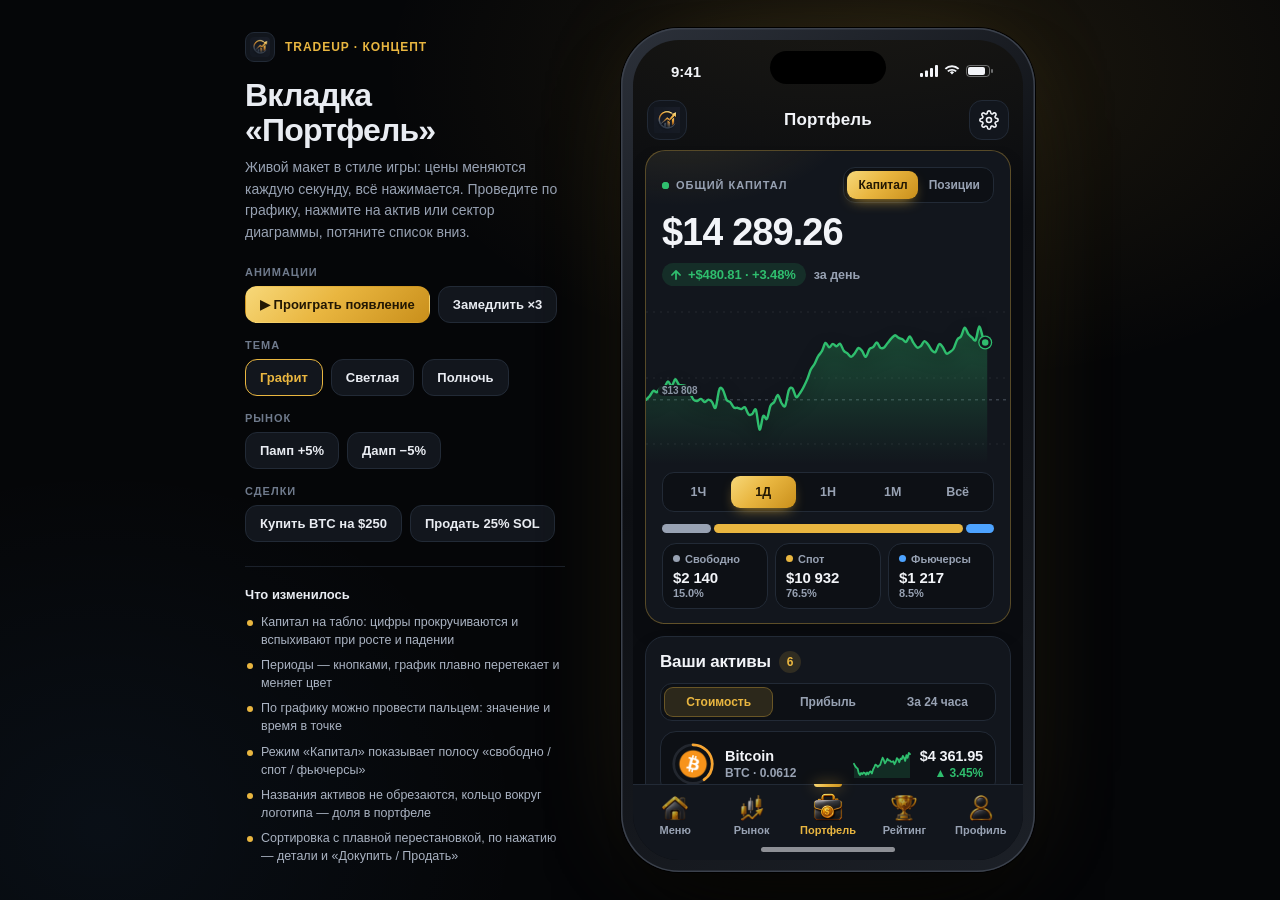
<file: concept/portfolio.html>
<!DOCTYPE html>
<html lang="ru">
<head>
<meta charset="utf-8">
<meta name="viewport" content="width=device-width, initial-scale=1, viewport-fit=cover">
<meta name="theme-color" content="#0a0c10">
<title>TradeUp — концепт вкладки «Портфель»</title>
<style>
/* Концепт вкладки «Портфель». Один файл: стили, разметка, скрипт и картинки
   (data URI) внутри, внешних ссылок нет — открывается и с диска.
   Цвета и шрифты — переменные тем игры (css/style.css): graphite, light,
   midnight. --k — множитель длительности анимаций (кнопка «Замедлить»). */

@property --cc { syntax: '<color>'; inherits: true; initial-value: #2fbe6e; }

*, *::before, *::after { box-sizing: border-box; margin: 0; padding: 0; }
html, body { height: 100%; }
body {
  font-family: -apple-system, BlinkMacSystemFont, "Segoe UI", Roboto, "Helvetica Neue", Arial, sans-serif;
  background: #050608;
  color: #e9ecf2;
  -webkit-font-smoothing: antialiased;
  overflow-x: hidden;
}
button { font: inherit; color: inherit; background: none; border: 0; cursor: pointer; -webkit-tap-highlight-color: transparent; }
img { display: block; }
.mono { font-variant-numeric: tabular-nums; letter-spacing: -0.01em; }
.up { color: var(--up); }
.down { color: var(--down); }

/* ---------------- Темы игры ---------------- */

.screen[data-theme="dark"] {
  --bg: #0a0c10; --card: #12161d; --card2: #0d1015; --border: #222a36;
  --text: #f2f4f8; --muted: #98a2b3; --gold: #e9b640; --gold-soft: rgba(233, 182, 64, 0.14);
  --gold-grad: linear-gradient(135deg, #f7d879 0%, #e9b640 45%, #c98f1b 100%);
  --gold-border: rgba(233, 182, 64, 0.32);
  --up: #2fbe6e; --up-dim: rgba(47, 190, 110, 0.14); --down: #f0524f; --down-dim: rgba(240, 82, 79, 0.14);
  --primary-text: #221703; --chart-grid: rgba(152, 162, 179, 0.13); --donut-bg: rgba(152, 162, 179, 0.16);
  --bubble-bg: #2a3140; --bubble-text: #fff; --blue: #4da3ff;
  --glow: radial-gradient(900px 420px at 50% -8%, rgba(233, 182, 64, 0.08), transparent 60%);
  --card-shadow: 0 10px 30px -18px rgba(0, 0, 0, 0.8);
  --line-shadow: rgba(0, 0, 0, 0.45);
}
.screen[data-theme="light"] {
  --bg: #f5f2ea; --card: #ffffff; --card2: #f7f4ec; --border: #e6dfd0;
  --text: #1c1913; --muted: #645e50; --gold: #8f6a0e; --gold-soft: rgba(185, 138, 21, 0.12);
  --gold-grad: linear-gradient(135deg, #ecd28a 0%, #d3a52f 50%, #b98a15 100%);
  --gold-border: rgba(185, 138, 21, 0.3);
  --up: #1d9e5a; --up-dim: rgba(29, 158, 90, 0.12); --down: #d64545; --down-dim: rgba(214, 69, 69, 0.1);
  --primary-text: #221703; --chart-grid: rgba(28, 25, 19, 0.08); --donut-bg: rgba(28, 25, 19, 0.08);
  --bubble-bg: #1c1913; --bubble-text: #fff; --blue: #2f7fd6;
  --glow: radial-gradient(900px 420px at 50% -8%, rgba(201, 143, 27, 0.1), transparent 60%);
  --card-shadow: 0 10px 26px -16px rgba(28, 25, 19, 0.28);
  --line-shadow: rgba(29, 158, 90, 0.18);
}
.screen[data-theme="midnight"] {
  --bg: #070b16; --card: #0d1322; --card2: #0a0f1c; --border: #1e2a45;
  --text: #e8edf7; --muted: #8b96b3; --gold: #e9b640; --gold-soft: rgba(233, 182, 64, 0.14);
  --gold-grad: linear-gradient(135deg, #f7d879 0%, #e9b640 45%, #c98f1b 100%);
  --gold-border: rgba(233, 182, 64, 0.32);
  --up: #2fbe6e; --up-dim: rgba(47, 190, 110, 0.14); --down: #f0524f; --down-dim: rgba(240, 82, 79, 0.14);
  --primary-text: #221703; --chart-grid: rgba(139, 150, 179, 0.13); --donut-bg: rgba(139, 150, 179, 0.16);
  --bubble-bg: #24304d; --bubble-text: #fff; --blue: #4da3ff;
  --glow: radial-gradient(900px 420px at 50% -8%, rgba(77, 163, 255, 0.1), transparent 60%);
  --card-shadow: 0 10px 30px -18px rgba(0, 0, 0, 0.85);
  --line-shadow: rgba(0, 0, 0, 0.5);
}

/* ---------------- Сцена: панель демо + телефон ---------------- */

.stage {
  height: 100vh;
  min-height: 720px;
  display: flex;
  align-items: center;
  justify-content: center;
  gap: 56px;
  padding: 28px;
  background:
    radial-gradient(900px 520px at 72% 8%, rgba(233, 182, 64, 0.1), transparent 60%),
    radial-gradient(700px 600px at 8% 92%, rgba(77, 163, 255, 0.06), transparent 60%),
    #050608;
}
.demo { width: 320px; flex: none; max-height: 100%; overflow-y: auto; scrollbar-width: none; padding: 4px 0; }
.demo::-webkit-scrollbar { display: none; }
.demo-brand { display: flex; align-items: center; gap: 10px; font-size: 12px; font-weight: 800; letter-spacing: 0.08em; text-transform: uppercase; color: #e9b640; }
.demo-brand img { width: 30px; height: 30px; border-radius: 9px; background: #12161d; padding: 4px; border: 1px solid #222a36; }
.demo h1 { font-size: 32px; line-height: 1.08; letter-spacing: -0.025em; margin: 16px 0 10px; }
.demo > p { color: #98a2b3; font-size: 14px; line-height: 1.55; }
.dctl { display: flex; flex-direction: column; gap: 16px; margin-top: 22px; }
.dgrp > span { display: block; font-size: 11px; font-weight: 800; letter-spacing: 0.09em; text-transform: uppercase; color: var(--muted, #6f7a8c); margin-bottom: 8px; }
.drow { display: flex; flex-wrap: wrap; gap: 8px; }
.dbtn2 {
  padding: 10px 14px;
  border-radius: 12px;
  background: var(--card, #12161d);
  border: 1px solid var(--border, #222a36);
  color: var(--text, #e9ecf2);
  font-size: 13px;
  font-weight: 700;
  transition: transform 0.12s, border-color 0.2s, color 0.2s;
}
.dbtn2:hover { border-color: rgba(233, 182, 64, 0.45); }
.dbtn2:active { transform: scale(0.95); }
.dbtn2.gold { background: linear-gradient(135deg, #f7d879, #e9b640 45%, #c98f1b); color: #221703; border-color: transparent; }
.dbtn2.on, .dbtn2[aria-pressed="true"] { border-color: #e9b640; color: #e9b640; }
.notes { margin-top: 24px; padding-top: 18px; border-top: 1px solid #1b212b; }
.notes b { font-size: 13px; }
.notes ul { list-style: none; margin-top: 10px; display: flex; flex-direction: column; gap: 7px; }
.notes li { position: relative; padding-left: 16px; font-size: 12.5px; line-height: 1.45; color: #aab3c2; }
.notes li::before { content: ""; position: absolute; left: 2px; top: 7px; width: 6px; height: 6px; border-radius: 50%; background: #e9b640; }

.phone {
  position: relative;
  flex: none;
  width: 414px;
  height: min(868px, calc(100vh - 56px));
  min-height: 660px;
  padding: 12px;
  border-radius: 58px;
  background: linear-gradient(145deg, #2c313a, #0d0f13 42%, #1c2027);
  box-shadow: inset 0 0 0 1.5px #3b414c, 0 0 0 1px #000, 0 50px 90px -30px rgba(0, 0, 0, 0.9), 0 0 120px -40px rgba(233, 182, 64, 0.25);
}
.phone::before { content: ""; position: absolute; z-index: 90; top: 23px; left: 50%; width: 116px; height: 33px; margin-left: -58px; border-radius: 20px; background: #000; }
.screen {
  position: relative;
  width: 100%;
  height: 100%;
  border-radius: 46px;
  overflow: hidden;
  isolation: isolate;
  display: flex;
  flex-direction: column;
  background: var(--glow), var(--bg);
  color: var(--text);
  font-size: 15px;
  --k: 1;
  --ease: cubic-bezier(0.2, 0.8, 0.2, 1);
  --spring: cubic-bezier(0.34, 1.5, 0.55, 1);
  transition: background-color 0.4s;
}
.screen::after { content: ""; position: absolute; z-index: 80; left: 50%; bottom: 8px; width: 134px; height: 5px; margin-left: -67px; border-radius: 99px; background: var(--text); opacity: 0.55; pointer-events: none; }

.statusbar { flex: none; height: 54px; display: flex; align-items: center; justify-content: space-between; padding: 8px 30px 0 38px; font-size: 15px; font-weight: 700; }
.statusbar svg { height: 12px; width: auto; fill: currentColor; }
.sb-r { display: flex; gap: 6px; align-items: center; }

/* ---------------- Шапка и таббар ---------------- */

.topbar { flex: none; height: 52px; display: flex; align-items: center; gap: 10px; padding: 0 14px; }
.topbar h1 { flex: 1; text-align: center; font-size: 17px; font-weight: 800; letter-spacing: 0.01em; }
.icon-btn {
  width: 40px; height: 40px;
  border-radius: 13px;
  display: grid; place-items: center;
  background: var(--card);
  border: 1px solid var(--border);
  transition: transform 0.14s var(--ease), border-color 0.2s;
}
.icon-btn:active { transform: scale(0.9); }
.icon-btn img { width: 26px; height: 26px; }
.icon-btn svg { width: 20px; height: 20px; }
.icon-btn.gear svg { transition: transform 0.6s var(--spring); }
.icon-btn.gear:hover svg { transform: rotate(60deg); }

.tabbar {
  flex: none;
  position: relative;
  z-index: 5;
  display: grid;
  grid-template-columns: repeat(5, 1fr);
  padding: 7px 4px 24px;
  background: var(--card);
  border-top: 1px solid var(--border);
}
.tab { position: relative; display: flex; flex-direction: column; align-items: center; gap: 3px; padding-top: 3px; font-size: 11px; font-weight: 700; color: var(--muted); transition: color 0.2s; }
.tab img { width: 26px; height: 26px; opacity: 0.7; transition: transform 0.35s var(--spring), opacity 0.2s; }
.tab:active img { transform: scale(0.85); }
.tab.on { color: var(--gold); }
.tab.on img { opacity: 1; transform: translateY(-1px) scale(1.08); }
.tab.on::before { content: ""; position: absolute; top: -8px; width: 28px; height: 3px; border-radius: 0 0 3px 3px; background: var(--gold-grad); box-shadow: 0 0 14px rgba(233, 182, 64, 0.75); }

/* ---------------- Прокрутка и «потяни, чтобы обновить» ---------------- */

.pages { position: relative; flex: 1; min-height: 0; overflow-y: auto; overflow-x: hidden; overscroll-behavior: contain; scrollbar-width: none; padding: 4px 12px 20px; }
.pages::-webkit-scrollbar { display: none; }
.page { display: flex; flex-direction: column; gap: 12px; transition: transform 0.45s cubic-bezier(0.2, 0.9, 0.3, 1.1); }
.page.pulling { transition: none; }
.ptr { position: absolute; left: 0; right: 0; top: 2px; height: 60px; display: flex; flex-direction: column; align-items: center; justify-content: center; gap: 5px; pointer-events: none; opacity: 0; }
.ptr-coin {
  width: 30px; height: 30px;
  border-radius: 50%;
  display: grid; place-items: center;
  font-style: normal; font-size: 15px; font-weight: 900;
  color: var(--primary-text);
  background: var(--gold-grad);
  box-shadow: 0 6px 14px -4px rgba(233, 182, 64, 0.75), inset 0 -2px 0 rgba(0, 0, 0, 0.15);
}
.ptr span { font-size: 11.5px; font-weight: 700; color: var(--muted); }
.ptr.spin .ptr-coin { animation: coinSpin 0.7s linear infinite; }
@keyframes coinSpin { to { transform: rotateY(360deg); } }

/* ---------------- Карточки: появление каскадом ---------------- */

.card { position: relative; background: var(--card); border: 1px solid var(--border); border-radius: 20px; padding: 14px; box-shadow: var(--card-shadow); }
.rv { opacity: 0; }
.go .rv { animation: rvIn calc(0.72s * var(--k)) var(--ease) both; animation-delay: calc(var(--d) * 1ms * var(--k)); }
@keyframes rvIn { from { opacity: 0; transform: translateY(24px) scale(0.975); } to { opacity: 1; transform: none; } }
.card-head { display: flex; align-items: center; gap: 8px; margin-bottom: 10px; }
.card-head h2 { font-size: 17px; font-weight: 800; letter-spacing: -0.01em; }
.badge { min-width: 22px; height: 22px; padding: 0 7px; border-radius: 99px; display: inline-grid; place-items: center; font-size: 12px; font-weight: 800; background: var(--gold-soft); color: var(--gold); }
.card-head .right { margin-left: auto; }
.kicker2 { display: block; font-size: 11px; font-weight: 800; letter-spacing: 0.08em; text-transform: uppercase; color: var(--muted); }

/* ---------------- Главная карточка: капитал ---------------- */

.hero {
  padding: 16px 16px 14px;
  overflow: hidden;
  border-color: var(--gold-border);
  background: radial-gradient(260px 160px at 10% -12%, var(--gold-soft), transparent 70%), var(--card);
}
.hero-top { display: flex; align-items: center; justify-content: space-between; gap: 10px; }
.kicker { display: inline-flex; align-items: center; gap: 7px; font-size: 11px; font-weight: 800; letter-spacing: 0.09em; text-transform: uppercase; color: var(--muted); }
.kicker .labels { display: inline-grid; }
.kicker em { grid-area: 1 / 1; font-style: normal; opacity: 0; transform: translateY(7px); transition: opacity calc(0.3s * var(--k)), transform calc(0.4s * var(--k)) var(--ease); white-space: nowrap; }
.kicker em.on { opacity: 1; transform: none; }
.live { position: relative; width: 7px; height: 7px; border-radius: 50%; background: var(--up); }
.live::after { content: ""; position: absolute; inset: 0; border-radius: 50%; background: var(--up); animation: livePing 1.8s ease-out infinite; }
@keyframes livePing { from { transform: scale(1); opacity: 0.7; } to { transform: scale(3.2); opacity: 0; } }

.seg { position: relative; display: grid; grid-auto-flow: column; grid-auto-columns: 1fr; padding: 3px; border-radius: 12px; background: var(--card2); border: 1px solid var(--border); }
.seg button { position: relative; z-index: 1; height: 28px; padding: 0 10px; border-radius: 9px; font-size: 12px; font-weight: 800; color: var(--muted); white-space: nowrap; transition: color 0.25s; }
.seg button.on { color: var(--primary-text); }
.ind {
  position: absolute;
  top: 3px; left: 0;
  height: calc(100% - 6px);
  border-radius: 9px;
  background: var(--gold-grad);
  box-shadow: 0 6px 14px -6px rgba(233, 182, 64, 0.85);
  transition: transform calc(0.46s * var(--k)) cubic-bezier(0.3, 1.25, 0.5, 1), width calc(0.46s * var(--k)) cubic-bezier(0.3, 1.25, 0.5, 1);
}

/* Табло: каждая цифра — барабан 0–9, крутится до нужной. */
.total { position: relative; display: flex; margin-top: 8px; height: 1.12em; font-size: 38px; font-weight: 850; letter-spacing: -0.025em; line-height: 1.12; white-space: nowrap; transition: color 0.5s; }
.od-c { display: inline-block; height: 1.12em; overflow: hidden; }
.od-r { display: flex; flex-direction: column; transform: translateY(calc(var(--v, 0) * -1.12em)); transition: transform calc(0.42s * var(--k)) cubic-bezier(0.2, 0.85, 0.25, 1); }
.total.big-roll .od-r { transition-duration: calc(0.95s * var(--k)); transition-delay: calc(var(--j, 0) * 34ms * var(--k)); }
.od-r > span { height: 1.12em; text-align: center; }
.od-x { display: inline-block; }
.total.instant .od-r { transition: none; }
.total.fl-up { animation: totUp calc(1s * var(--k)) ease-out; }
.total.fl-down { animation: totDown calc(1s * var(--k)) ease-out; }
@keyframes totUp { 0%, 25% { color: var(--up); text-shadow: 0 0 22px var(--up-dim); } }
@keyframes totDown { 0%, 25% { color: var(--down); text-shadow: 0 0 22px var(--down-dim); } }

.hero-sub { display: flex; align-items: center; gap: 8px; min-height: 26px; margin-top: 8px; }
.pill {
  display: inline-flex; align-items: center; gap: 5px;
  padding: 4px 10px 4px 7px;
  border-radius: 99px;
  font-size: 13px; font-weight: 800;
  background: var(--up-dim); color: var(--up);
  transition: background-color 0.4s, color 0.4s;
}
.pill svg { width: 14px; height: 14px; transition: transform 0.5s var(--spring); }
.pill.down { background: var(--down-dim); color: var(--down); }
.pill.down svg { transform: rotate(180deg); }
.per-lbl { font-size: 12.5px; font-weight: 600; color: var(--muted); transition: opacity 0.2s; }

.chart { position: relative; height: 170px; margin: 6px -16px 0; cursor: crosshair; touch-action: pan-y; --cc: var(--up); transition: --cc 0.6s; }
.chart.is-down { --cc: var(--down); }
.chart svg { display: block; width: 100%; height: 100%; overflow: visible; }
.c-grid line { stroke: var(--chart-grid); stroke-dasharray: 2 5; }
.c-base { stroke: var(--muted); stroke-opacity: 0.45; stroke-dasharray: 3 4; }
#c-line { fill: none; stroke: var(--cc); stroke-width: 2.4; stroke-linejoin: round; stroke-linecap: round; filter: drop-shadow(0 6px 8px var(--line-shadow)); }
#c-cross { stroke: var(--text); stroke-opacity: 0.35; stroke-dasharray: 3 3; opacity: 0; transition: opacity 0.15s; }
#c-dot { fill: var(--cc); stroke: var(--card); stroke-width: 2.5; }
#c-pulse { fill: var(--cc); transform-box: fill-box; transform-origin: center; animation: cPulse 1.8s ease-out infinite; }
@keyframes cPulse { from { transform: scale(0.4); opacity: 0.55; } to { transform: scale(2.4); opacity: 0; } }
.chart.scrub #c-cross { opacity: 1; }
.chart.scrub #c-pulse { display: none; }
.c-base-lbl { position: absolute; left: 12px; transform: translateY(calc(-100% - 3px)); padding: 0 4px; border-radius: 5px; font-size: 10px; font-weight: 700; color: var(--muted); background: var(--card); opacity: 0.9; pointer-events: none; }
.tip {
  position: absolute; top: 0; left: 0;
  padding: 5px 9px;
  border-radius: 10px;
  background: var(--bubble-bg); color: var(--bubble-text);
  font-size: 12.5px; font-weight: 800; white-space: nowrap; text-align: center;
  pointer-events: none;
  opacity: 0;
  transform: translate(-50%, calc(-100% - 6px)) scale(0.9);
  transition: opacity 0.15s, transform 0.15s;
  box-shadow: 0 8px 18px -8px rgba(0, 0, 0, 0.6);
}
.tip span { display: block; font-size: 10.5px; font-weight: 700; opacity: 0.7; }
.chart.scrub .tip { opacity: 1; transform: translate(-50%, calc(-100% - 12px)); }

.periods { margin-top: 8px; grid-auto-columns: 1fr; }
.periods button { height: 32px; font-size: 12.5px; }

.stats { position: relative; margin-top: 12px; transition: height calc(0.42s * var(--k)) var(--ease); }
.panel { transition: opacity calc(0.3s * var(--k)), transform calc(0.42s * var(--k)) var(--ease); }
.panel.off { position: absolute; top: 0; left: 0; right: 0; opacity: 0; transform: translateX(18px); pointer-events: none; }
.comp { display: flex; gap: 3px; height: 9px; margin-bottom: 10px; }
.comp i { display: block; min-width: 4px; border-radius: 99px; background: var(--c); transition: flex-grow calc(0.9s * var(--k)) cubic-bezier(0.3, 1.25, 0.4, 1); }
.tiles { display: grid; grid-template-columns: repeat(3, minmax(0, 1fr)); gap: 7px; }
.tile { position: relative; min-width: 0; padding: 9px 10px; border-radius: 14px; background: var(--card2); border: 1px solid var(--border); overflow: hidden; }
.tile > span { display: flex; align-items: center; gap: 5px; font-size: 11px; font-weight: 700; color: var(--muted); white-space: nowrap; }
.tile .dot { width: 7px; height: 7px; border-radius: 50%; background: var(--c); flex: none; }
.tile b { display: block; margin-top: 4px; font-size: 15px; font-weight: 800; white-space: nowrap; overflow: hidden; text-overflow: ellipsis; }
.tile em { display: block; font-style: normal; font-size: 11px; font-weight: 700; color: var(--muted); margin-top: 1px; }
.tile.rec { border-color: var(--gold-border); }
.tile.rec::after { content: "новый!"; position: absolute; top: 6px; right: 6px; padding: 1px 5px; border-radius: 99px; font-size: 9px; font-weight: 900; color: var(--primary-text); background: var(--gold-grad); animation: recPop 0.5s var(--spring); }
@keyframes recPop { from { transform: scale(0.3); opacity: 0; } }

/* ---------------- Активы ---------------- */

.chips { margin-bottom: 10px; }
.chips button { height: 30px; font-size: 12px; }
.chips .ind { background: var(--gold-soft); box-shadow: inset 0 0 0 1px var(--gold-border); }
.chips button.on { color: var(--gold); }
.assets { display: flex; flex-direction: column; gap: 6px; }
.asset { border-radius: 16px; background: var(--card2); border: 1px solid var(--border); transition: border-color 0.25s, box-shadow 0.25s; }
.asset.open { border-color: var(--gold-border); box-shadow: 0 10px 24px -16px rgba(233, 182, 64, 0.5); }
.asset.is-extra { display: none; }
/* Только на время интро: перенос узла (сортировка) перезапустил бы анимацию. */
.assets.intro .asset { animation: rowIn calc(0.55s * var(--k)) var(--ease) both; animation-delay: calc((300 + var(--i, 0) * 60) * 1ms * var(--k)); }
.asset.pop { animation: rowIn calc(0.5s * var(--k)) var(--ease) both; animation-delay: calc(var(--n, 0) * 70ms * var(--k)); }
@keyframes rowIn { from { opacity: 0; transform: translateY(12px) scale(0.98); } to { opacity: 1; transform: none; } }
.asset-main {
  width: 100%;
  display: grid;
  grid-template-columns: 44px minmax(0, 1fr) 56px auto;
  align-items: center;
  gap: 10px;
  padding: 10px 12px 10px 10px;
  text-align: left;
  transition: transform 0.14s var(--ease);
}
.asset-main:active { transform: scale(0.985); }
.alogo { position: relative; width: 44px; height: 44px; display: grid; place-items: center; }
.alogo img { width: 32px; height: 32px; border-radius: 50%; }
.alogo.gulp img { animation: gulp 0.62s var(--spring); }
.alogo.gulp-out img { animation: gulpOut 0.62s var(--spring); }
@keyframes gulp { 30% { transform: scale(1.28); } 62% { transform: scale(0.92); } }
@keyframes gulpOut { 30% { transform: scale(0.8) rotate(-10deg); } 65% { transform: scale(1.08) rotate(4deg); } }
.aring { position: absolute; inset: 0; width: 100%; height: 100%; transform: rotate(-90deg); }
.aring circle { fill: none; stroke-width: 3; }
.aring .rb { stroke: var(--donut-bg); }
.aring .rf { stroke: var(--c); stroke-linecap: round; transition: stroke-dasharray calc(1.1s * var(--k)) cubic-bezier(0.3, 0.9, 0.3, 1); }
.assets.ring-zero .aring .rf { stroke-dasharray: 0 132 !important; }
.aname { min-width: 0; }
.aname b { display: block; font-size: 14.5px; font-weight: 800; white-space: nowrap; overflow: hidden; text-overflow: ellipsis; }
.aname i { display: block; margin-top: 2px; font-style: normal; font-size: 12px; font-weight: 600; color: var(--muted); white-space: nowrap; overflow: hidden; text-overflow: ellipsis; }
.aspark { width: 56px; height: 28px; overflow: visible; }
.aspark .sl { fill: none; stroke-width: 1.8; stroke-linecap: round; stroke-linejoin: round; stroke: var(--up); }
.aspark .sa { fill: var(--up); opacity: 0.16; }
.aspark.down .sl { stroke: var(--down); }
.aspark.down .sa { fill: var(--down); }
.aval { min-width: 0; text-align: right; }
.aval b { display: block; font-size: 14.5px; font-weight: 800; white-space: nowrap; transition: color 0.6s, text-shadow 0.6s; }
.aval b.fl-up { color: var(--up); text-shadow: 0 0 12px var(--up-dim); transition: none; }
.aval b.fl-down { color: var(--down); text-shadow: 0 0 12px var(--down-dim); transition: none; }
.aval i { display: block; margin-top: 2px; font-style: normal; font-size: 12px; font-weight: 800; white-space: nowrap; }
.aval i.swap { animation: mSwap calc(0.36s * var(--k)) var(--ease); }
@keyframes mSwap { from { opacity: 0; transform: translateY(6px); } }

.adetail { height: 0; overflow: hidden; transition: height calc(0.44s * var(--k)) cubic-bezier(0.3, 0.9, 0.3, 1); }
.adi { padding: 0 12px 12px; }
.dgrid { display: grid; grid-template-columns: 1fr 1fr; gap: 1px; border-radius: 12px; overflow: hidden; background: var(--border); border: 1px solid var(--border); }
.dgrid div { padding: 8px 10px; background: var(--card); }
.dgrid span { display: block; font-size: 10.5px; font-weight: 700; letter-spacing: 0.04em; text-transform: uppercase; color: var(--muted); }
.dgrid b { display: block; margin-top: 2px; font-size: 13.5px; font-weight: 800; }
.open .dgrid div { animation: dIn calc(0.4s * var(--k)) var(--ease) both; }
.open .dgrid div:nth-child(2) { animation-delay: calc(40ms * var(--k)); }
.open .dgrid div:nth-child(3) { animation-delay: calc(70ms * var(--k)); }
.open .dgrid div:nth-child(4) { animation-delay: calc(100ms * var(--k)); }
.open .dgrid div:nth-child(5) { animation-delay: calc(130ms * var(--k)); }
.open .dgrid div:nth-child(6) { animation-delay: calc(160ms * var(--k)); }
.open .dacts { animation: dIn calc(0.45s * var(--k)) var(--ease) calc(150ms * var(--k)) both; }
@keyframes dIn { from { opacity: 0; transform: translateY(8px); } }
.dacts { display: grid; grid-template-columns: 1fr 1.25fr; gap: 8px; margin-top: 10px; }
.dbtn { position: relative; overflow: hidden; height: 42px; border-radius: 12px; font-size: 13.5px; font-weight: 800; transition: transform 0.14s var(--ease); }
.dbtn:active { transform: scale(0.96); }
.dbtn.sell { color: var(--down); background: var(--down-dim); border: 1.5px solid var(--down); }
.dbtn.buy { color: #fff; background: var(--up); box-shadow: 0 10px 20px -10px var(--up); }
.done-ov { position: absolute; inset: 0; display: flex; align-items: center; justify-content: center; gap: 7px; padding: 0 8px; color: #fff; background: var(--up); opacity: 0; pointer-events: none; }
.dbtn.sell .done-ov { background: var(--down); }
.dbtn.done .done-ov { animation: ovIn calc(0.32s * var(--k)) var(--ease) forwards; }
.done-ov .ck { flex: none; width: 22px; height: 22px; border-radius: 50%; display: grid; place-items: center; background: rgba(255, 255, 255, 0.24); }
.dbtn.done .ck { animation: ckPop calc(0.46s * var(--k)) var(--spring) calc(50ms * var(--k)) backwards; }
.done-ov svg { width: 13px; height: 13px; fill: none; stroke: currentColor; stroke-width: 3.2; stroke-linecap: round; stroke-linejoin: round; }
.done-ov path { stroke-dasharray: 22; stroke-dashoffset: 22; }
.dbtn.done .done-ov path { animation: ckDraw calc(0.3s * var(--k)) ease-out calc(150ms * var(--k)) forwards; }
.done-ov .dt { font-size: 12.5px; white-space: nowrap; overflow: hidden; text-overflow: ellipsis; }
@keyframes ovIn { from { opacity: 0; transform: scale(0.94); } to { opacity: 1; transform: none; } }
@keyframes ckPop { from { transform: scale(0.2) rotate(-40deg); } }
@keyframes ckDraw { to { stroke-dashoffset: 0; } }

.more { width: 100%; height: 40px; margin-top: 8px; display: flex; align-items: center; justify-content: center; gap: 6px; border-radius: 12px; border: 1px dashed var(--gold-border); font-size: 13.5px; font-weight: 800; color: var(--gold); transition: background-color 0.2s, transform 0.14s; }
.more:active { transform: scale(0.98); background: var(--gold-soft); }
.more svg { width: 15px; height: 15px; transition: transform 0.4s var(--spring); }
.more.on svg { transform: rotate(180deg); }

/* ---------------- Распределение ---------------- */

.alloc { display: grid; grid-template-columns: 148px minmax(0, 1fr); gap: 14px; align-items: center; }
.donut { position: relative; width: 148px; height: 148px; }
.donut svg { width: 100%; height: 100%; overflow: visible; transform: rotate(-90deg); }
.dtrack { fill: none; stroke: var(--donut-bg); stroke-width: 16; }
.dseg { fill: none; stroke-width: 16; cursor: pointer; transition: stroke-dasharray calc(0.7s * var(--k)) var(--ease), stroke-dashoffset calc(0.7s * var(--k)) var(--ease), stroke-width 0.35s var(--spring), opacity 0.3s; }
.donut.sweeping .dseg { transition: stroke-width 0.35s, opacity 0.3s; }
.donut.has-sel .dseg { opacity: 0.25; }
.donut.has-sel .dseg.sel { opacity: 1; stroke-width: 23; }
.dc { position: absolute; inset: 0; display: flex; flex-direction: column; align-items: center; justify-content: center; text-align: center; pointer-events: none; transition: opacity 0.15s, transform 0.15s; }
.dc.swap { opacity: 0; transform: scale(0.88); }
.dc-k { max-width: 96px; font-size: 11px; font-weight: 700; color: var(--muted); white-space: nowrap; overflow: hidden; text-overflow: ellipsis; }
.dc-v { font-size: 17px; font-weight: 850; }
.dc-s { font-size: 11.5px; font-weight: 800; color: var(--gold); }
.legend { display: flex; flex-direction: column; gap: 2px; min-width: 0; }
.lg { display: grid; grid-template-columns: 9px minmax(0, 1fr) auto; gap: 3px 8px; align-items: center; padding: 6px 8px; border-radius: 10px; text-align: left; transition: background-color 0.2s, opacity 0.3s; }
.lg:active { background: var(--card2); }
.lg .ld { width: 9px; height: 9px; border-radius: 50%; background: var(--c); }
.lg b { font-size: 13px; font-weight: 800; white-space: nowrap; overflow: hidden; text-overflow: ellipsis; }
.lg em { font-style: normal; font-size: 12.5px; font-weight: 800; color: var(--c); }
.lg u { grid-column: 2 / 4; display: block; height: 3px; border-radius: 99px; background: var(--donut-bg); overflow: hidden; }
.lg u i { display: block; height: 100%; width: var(--w, 0%); border-radius: 99px; background: var(--c); transition: width calc(0.9s * var(--k)) var(--ease); }
.legend.has-sel .lg:not(.sel) { opacity: 0.38; }
.lg.sel { background: var(--card2); }

/* ---------------- Фьючерсы ---------------- */

.fund { display: flex; align-items: center; gap: 7px; padding: 4px 9px 4px 4px; border-radius: 12px; background: var(--card2); border: 1px solid var(--border); }
.fund svg { width: 26px; height: 26px; transform: rotate(-90deg); }
.fund circle { fill: none; stroke-width: 3.2; }
.fund .fb { stroke: var(--border); }
.fund .ff { stroke: var(--gold); stroke-linecap: round; stroke-dasharray: 94.25; transition: stroke-dashoffset 1s linear; }
.fund span { display: flex; flex-direction: column; line-height: 1.15; }
.fund b { font-size: 12.5px; }
.fund i { font-style: normal; font-size: 9.5px; color: var(--muted); }
.fut-sum { display: flex; align-items: flex-end; justify-content: space-between; gap: 10px; margin-bottom: 4px; }
.feq { display: block; margin-top: 2px; font-size: 24px; font-weight: 850; letter-spacing: -0.02em; }
.fut-sum-r { text-align: right; }
.fut-sum-r b { display: block; margin-top: 2px; font-size: 16px; font-weight: 800; }
.fpos { margin-top: 8px; padding: 10px 12px; border-radius: 14px; background: var(--card2); border: 1px solid var(--border); }
.fpos-top { display: flex; align-items: center; gap: 10px; }
.fpos-top img { width: 30px; height: 30px; border-radius: 50%; }
.fp-name { flex: 1; min-width: 0; display: flex; flex-direction: column; gap: 2px; }
.fp-name b { font-size: 14px; font-weight: 800; }
.side { align-self: flex-start; padding: 1px 7px; border-radius: 6px; font-size: 10.5px; font-weight: 900; letter-spacing: 0.05em; }
.side.long { background: var(--up-dim); color: var(--up); }
.side.short { background: var(--down-dim); color: var(--down); }
.fp-pnl { text-align: right; }
.fp-pnl b { display: block; font-size: 14.5px; font-weight: 800; }
.fp-pnl i { display: block; font-style: normal; font-size: 11.5px; font-weight: 800; }
.risk { height: 5px; margin-top: 9px; border-radius: 99px; background: var(--donut-bg); overflow: hidden; }
.risk i { display: block; height: 100%; border-radius: 99px; background: var(--up); transition: width 0.6s var(--ease), background-color 0.4s; }
.fpos-meta { display: flex; justify-content: space-between; gap: 6px; margin-top: 7px; font-size: 11.5px; color: var(--muted); white-space: nowrap; }
.fpos-meta b { color: var(--text); font-weight: 800; }
.fpos-meta b.liq { color: var(--down); }

/* ---------------- Лидер и аутсайдер ---------------- */

.leaders { display: grid; grid-template-columns: 1fr 1fr; gap: 10px; }
.lead { overflow: hidden; min-height: 148px; perspective: 600px; }
.lead.best { border-color: var(--gold-border); background: radial-gradient(170px 120px at 100% 110%, var(--gold-soft), transparent 70%), var(--card); }
.lead.best::after { content: ""; position: absolute; top: 0; bottom: 0; left: -90px; width: 70px; background: linear-gradient(100deg, transparent, rgba(255, 240, 190, 0.16), transparent); transform: skewX(-12deg); animation: shine 6s ease-in-out 1.6s infinite; pointer-events: none; }
@keyframes shine { 0%, 72% { transform: translateX(0) skewX(-12deg); } 100% { transform: translateX(340px) skewX(-12deg); } }
.lead-in { position: relative; z-index: 1; transition: transform calc(0.32s * var(--k)) var(--ease), opacity calc(0.32s * var(--k)); transform-origin: 50% 50%; }
.lead.flip .lead-in { transform: rotateX(90deg); opacity: 0; }
.lead-k { display: flex; align-items: center; gap: 5px; font-size: 11px; font-weight: 800; letter-spacing: 0.08em; text-transform: uppercase; color: var(--gold); }
.lead-k svg { width: 15px; height: 15px; }
.lead.worst .lead-k { color: var(--muted); }
.lead.worst { background: radial-gradient(170px 120px at 100% 110%, var(--down-dim), transparent 70%), var(--card); }
.lead-b { display: flex; align-items: center; gap: 9px; margin-top: 12px; }
.lead-b img { width: 34px; height: 34px; border-radius: 50%; }
.lead-b b { display: block; font-size: 14px; font-weight: 800; }
.lead-b span { display: block; font-size: 11.5px; font-weight: 700; color: var(--muted); }
.lead-pct { margin-top: 10px; font-size: 22px; font-weight: 850; letter-spacing: -0.02em; }
.lead-sub { font-size: 11.5px; font-weight: 700; color: var(--muted); }
.laurel { position: absolute; z-index: 0; right: 8px; top: 8px; width: 46px; opacity: 0.95; filter: drop-shadow(0 6px 10px rgba(0, 0, 0, 0.35)); }
.lead.best .laurel { animation: laurel 4s ease-in-out infinite; }
@keyframes laurel { 50% { transform: rotate(-6deg) translateY(1px) scale(1.06); } }

/* ---------------- Операции ---------------- */

.acts { display: flex; flex-direction: column; }
.act { display: grid; grid-template-rows: 1fr; transition: grid-template-rows calc(0.45s * var(--k)) var(--ease), opacity calc(0.45s * var(--k)); }
.act.enter { grid-template-rows: 0fr; opacity: 0; }
.act-in { min-height: 0; overflow: hidden; }
.act-row { display: grid; grid-template-columns: 38px minmax(0, 1fr) auto; gap: 10px; align-items: center; padding: 9px 4px; border-radius: 12px; }
.act + .act .act-row { border-top: 1px solid var(--border); border-radius: 0; }
.act.fresh .act-row { animation: fresh calc(1.4s * var(--k)) ease-out; }
@keyframes fresh { 0%, 30% { background: var(--gold-soft); } }
.act-ico { position: relative; width: 38px; height: 38px; border-radius: 12px; display: grid; place-items: center; background: var(--card2); border: 1px solid var(--border); }
.act-ico img { width: 28px; height: 28px; border-radius: 50%; }
.act-ico svg { width: 18px; height: 18px; fill: none; stroke: currentColor; stroke-width: 2.2; stroke-linecap: round; stroke-linejoin: round; }
.act-ico.spin { color: var(--primary-text); background: var(--gold-grad); border-color: transparent; }
.act-ico.xfer { color: var(--blue); }
.bdg { position: absolute; right: -4px; bottom: -4px; width: 17px; height: 17px; border-radius: 50%; display: grid; place-items: center; border: 2px solid var(--card); color: #fff; }
.bdg svg { width: 9px; height: 9px; stroke-width: 3.4; }
.bdg.buy { background: var(--up); }
.bdg.sell { background: var(--down); }
.act-txt { min-width: 0; }
.act-txt b { display: block; font-size: 13.5px; font-weight: 800; white-space: nowrap; overflow: hidden; text-overflow: ellipsis; }
.act-txt i { display: block; margin-top: 1px; font-style: normal; font-size: 11.5px; color: var(--muted); white-space: nowrap; overflow: hidden; text-overflow: ellipsis; }
.act-amt { font-size: 13.5px; font-weight: 800; white-space: nowrap; }
.act-amt.gold { color: var(--gold); }
.act-amt.muted { color: var(--muted); }

.end { padding: 6px 0 4px; text-align: center; font-size: 11px; font-weight: 700; letter-spacing: 0.08em; text-transform: uppercase; color: var(--muted); opacity: 0.6; }

/* ---------------- Уведомления, эффекты, демо-шторка ---------------- */

.toasts { position: absolute; z-index: 60; top: 58px; left: 0; right: 0; display: flex; flex-direction: column; align-items: center; gap: 6px; pointer-events: none; }
.toast {
  --tc: var(--muted); --tc-bg: rgba(154, 163, 178, 0.1);
  position: relative;
  width: calc(100% - 24px);
  display: flex; align-items: center; gap: 10px;
  padding: 8px 14px 8px 8px;
  border-radius: 17px;
  border: 1px solid var(--border);
  background: linear-gradient(95deg, var(--tc-bg), transparent 58%), var(--card);
  box-shadow: 0 14px 32px -10px rgba(0, 0, 0, 0.55);
  overflow: hidden;
  pointer-events: auto;
  cursor: pointer;
  animation: tIn 0.52s cubic-bezier(0.2, 1.3, 0.35, 1) both;
}
.toast.out { animation: tOut 0.28s ease-in forwards; }
@keyframes tIn { from { opacity: 0; transform: translateY(-24px) scale(0.9); } }
@keyframes tOut { to { opacity: 0; transform: translateY(-18px) scale(0.94); } }
.toast.t-ok { --tc: var(--up); --tc-bg: var(--up-dim); }
.toast.t-bad { --tc: var(--down); --tc-bg: var(--down-dim); }
.toast.t-gold { --tc: var(--gold); --tc-bg: var(--gold-soft); border-color: var(--gold-border); }
.t-ico { position: relative; flex: none; width: 32px; height: 32px; border-radius: 11px; display: grid; place-items: center; color: var(--tc); background: var(--tc-bg); }
.t-ico svg { width: 18px; height: 18px; fill: none; stroke: currentColor; stroke-width: 2.2; stroke-linecap: round; stroke-linejoin: round; }
.t-gold .t-ico { color: var(--primary-text); background: var(--gold-grad); }
.t-ico.img { border-radius: 50%; background: var(--card2); box-shadow: 0 0 0 2px var(--tc); }
.t-ico.img img { width: 100%; height: 100%; border-radius: 50%; }
.t-txt { flex: 1; min-width: 0; line-height: 1.25; }
.t-txt b { display: block; font-size: 13.5px; font-weight: 800; }
.t-txt i { display: block; font-style: normal; font-size: 12px; font-weight: 800; color: var(--tc); }
.t-life { position: absolute; left: 14px; right: 14px; bottom: 0; height: 2px; border-radius: 2px; background: var(--tc); opacity: 0.55; transform-origin: left; animation: tLife 2.8s linear forwards; }
@keyframes tLife { to { transform: scaleX(0); } }

.fx { position: absolute; inset: 0; z-index: 70; overflow: hidden; pointer-events: none; }
.fx-coin { position: absolute; left: 0; top: 0; border-radius: 50%; background: var(--gold-grad) center / cover no-repeat; box-shadow: 0 4px 10px rgba(0, 0, 0, 0.4), 0 0 0 1.5px rgba(255, 236, 170, 0.55); }
.fx-pill { position: absolute; left: 0; top: 0; padding: 5px 10px; border-radius: 99px; font-size: 13px; font-weight: 900; color: #fff; background: var(--up); white-space: nowrap; box-shadow: 0 8px 20px -6px rgba(0, 0, 0, 0.6); }
.fx-pill.down { background: var(--down); }
.fx-p { position: absolute; left: 0; top: 0; width: 7px; height: 7px; border-radius: 50%; background: var(--gold-grad); }
.edge { position: absolute; inset: 0; z-index: 65; border-radius: inherit; pointer-events: none; opacity: 0; }
.edge.up { box-shadow: inset 0 0 70px rgba(47, 190, 110, 0.55); animation: edge 1s ease-out; }
.edge.down { box-shadow: inset 0 0 70px rgba(240, 82, 79, 0.55); animation: edge 1s ease-out; }
@keyframes edge { 0% { opacity: 0; } 20% { opacity: 1; } 100% { opacity: 0; } }

.dsheet { position: absolute; inset: 0; z-index: 75; visibility: hidden; }
.dsheet.on { visibility: visible; }
.dsheet-bg { position: absolute; inset: 0; background: rgba(0, 0, 0, 0.55); opacity: 0; transition: opacity 0.3s; }
.dsheet.on .dsheet-bg { opacity: 1; }
.dsheet-panel { position: absolute; left: 0; right: 0; bottom: 0; max-height: 80%; overflow-y: auto; padding: 10px 16px 30px; border-radius: 22px 22px 0 0; background: var(--card); border-top: 1px solid var(--border); transform: translateY(100%); transition: transform 0.42s cubic-bezier(0.16, 1, 0.3, 1); }
.dsheet.on .dsheet-panel { transform: none; }
.grab { width: 40px; height: 4px; margin: 0 auto 12px; border-radius: 99px; background: var(--muted); opacity: 0.4; }
.dsheet h3 { font-size: 17px; font-weight: 800; }
.dsheet .dctl { margin-top: 14px; }

/* ---------------- Узкие экраны: без рамки телефона ---------------- */

@media (max-width: 620px) {
  body { background: #0a0c10; }
  .stage { display: block; height: auto; min-height: 0; padding: 0; }
  .demo { display: none; }
  .phone { width: 100%; height: 100vh; height: 100dvh; min-height: 0; padding: 0; border-radius: 0; background: none; box-shadow: none; }
  .phone::before, .screen::after, .statusbar { display: none; }
  .screen { border-radius: 0; }
  .topbar { height: calc(54px + env(safe-area-inset-top, 0px)); padding-top: env(safe-area-inset-top, 0px); }
  .tabbar { padding-bottom: calc(8px + env(safe-area-inset-bottom, 0px)); }
  .toasts { top: calc(8px + env(safe-area-inset-top, 0px)); }
}
@media (max-width: 360px) {
  .total { font-size: 33px; }
  .asset-main { grid-template-columns: 40px minmax(0, 1fr) auto; }
  .alogo { width: 40px; height: 40px; }
  .aspark { display: none; }
  .alloc { grid-template-columns: 1fr; justify-items: center; }
  .legend { width: 100%; }
  .tile b { font-size: 13.5px; }
  .chips button { padding: 0 6px; font-size: 11.5px; }
  .card-head .kicker2.right { display: none; }
}
@media (prefers-reduced-motion: reduce) {
  .screen *, .screen *::before, .screen *::after { animation-duration: 0.01ms !important; animation-iteration-count: 1 !important; transition-duration: 0.01ms !important; }
  .rv { opacity: 1; }
}
::view-transition-old(root), ::view-transition-new(root) { animation: none; mix-blend-mode: normal; }
::view-transition-new(root) { animation: vtReveal 0.6s ease-in-out; }
@keyframes vtReveal { from { clip-path: circle(0 at var(--vx, 50%) var(--vy, 50%)); } to { clip-path: circle(150% at var(--vx, 50%) var(--vy, 50%)); } }
</style>
</head>
<body>
<div class="stage">
  <aside class="demo">
    <div class="demo-brand"><img data-img="logo" alt="">TradeUp · концепт</div>
    <h1>Вкладка «Портфель»</h1>
    <p>Живой макет в стиле игры: цены меняются каждую секунду, всё нажимается. Проведите по графику, нажмите на актив или сектор диаграммы, потяните список вниз.</p>
    <div class="dctl" id="dctl">
      <div class="dgrp"><span>Анимации</span><div class="drow">
        <button type="button" class="dbtn2 gold" data-act="replay">▶ Проиграть появление</button>
        <button type="button" class="dbtn2" data-act="slow" aria-pressed="false">Замедлить ×3</button>
      </div></div>
      <div class="dgrp"><span>Тема</span><div class="drow">
        <button type="button" class="dbtn2 on" data-theme-set="dark">Графит</button>
        <button type="button" class="dbtn2" data-theme-set="light">Светлая</button>
        <button type="button" class="dbtn2" data-theme-set="midnight">Полночь</button>
      </div></div>
      <div class="dgrp"><span>Рынок</span><div class="drow">
        <button type="button" class="dbtn2" data-act="pump">Памп +5%</button>
        <button type="button" class="dbtn2" data-act="dump">Дамп −5%</button>
      </div></div>
      <div class="dgrp"><span>Сделки</span><div class="drow">
        <button type="button" class="dbtn2" data-act="buy">Купить BTC на $250</button>
        <button type="button" class="dbtn2" data-act="sell">Продать 25% SOL</button>
      </div></div>
    </div>
    <div class="notes">
      <b>Что изменилось</b>
      <ul>
        <li>Капитал на табло: цифры прокручиваются и вспыхивают при росте и падении</li>
        <li>Периоды — кнопками, график плавно перетекает и меняет цвет</li>
        <li>По графику можно провести пальцем: значение и время в точке</li>
        <li>Режим «Капитал» показывает полосу «свободно / спот / фьючерсы»</li>
        <li>Названия активов не обрезаются, кольцо вокруг логотипа — доля в портфеле</li>
        <li>Сортировка с плавной перестановкой, по нажатию — детали и «Докупить / Продать»</li>
        <li>Фьючерсы, лидер и аутсайдер, последние операции — на одной вкладке</li>
      </ul>
    </div>
  </aside>

  <div class="phone">
    <div class="screen" id="app" data-theme="dark">
      <div class="statusbar" aria-hidden="true">
        <span>9:41</span>
        <span class="sb-r">
          <svg viewBox="0 0 18 12"><rect x="0" y="8" width="3" height="4" rx="1"/><rect x="5" y="5.5" width="3" height="6.5" rx="1"/><rect x="10" y="3" width="3" height="9" rx="1"/><rect x="15" y="0" width="3" height="12" rx="1"/></svg>
          <svg viewBox="0 0 16 12"><path d="M8 2.2c2.3 0 4.4.9 6 2.4l1.3-1.4A10.6 10.6 0 0 0 8 .3 10.6 10.6 0 0 0 .7 3.2L2 4.6a8.6 8.6 0 0 1 6-2.4zm0 3.6c1.3 0 2.5.5 3.5 1.3l1.3-1.4A7 7 0 0 0 8 3.9a7 7 0 0 0-4.8 1.8l1.3 1.4c1-.8 2.2-1.3 3.5-1.3zM8 9.4l2.1-2.2a3.2 3.2 0 0 0-4.2 0z"/></svg>
          <svg viewBox="0 0 27 12"><rect x="0.5" y="0.5" width="23" height="11" rx="3.2" fill="none" stroke="currentColor" opacity=".4"/><rect x="2" y="2" width="17" height="8" rx="2"/><rect x="25" y="4" width="2" height="4" rx="1" opacity=".4"/></svg>
        </span>
      </div>

      <header class="topbar">
        <button type="button" class="icon-btn" aria-label="Меню"><img data-img="logo" alt=""></button>
        <h1 id="title">Портфель</h1>
        <button type="button" class="icon-btn gear" data-act="open-sheet" aria-label="Демо-панель">
          <svg viewBox="0 0 24 24" fill="none" stroke="currentColor" stroke-width="1.9" stroke-linecap="round" stroke-linejoin="round"><circle cx="12" cy="12" r="3"/><path d="M19.4 15a1.7 1.7 0 0 0 .3 1.8l.1.1a2 2 0 1 1-2.8 2.8l-.1-.1a1.7 1.7 0 0 0-1.8-.3 1.7 1.7 0 0 0-1 1.5V21a2 2 0 1 1-4 0v-.1a1.7 1.7 0 0 0-1.1-1.5 1.7 1.7 0 0 0-1.8.3l-.1.1a2 2 0 1 1-2.8-2.8l.1-.1a1.7 1.7 0 0 0 .3-1.8 1.7 1.7 0 0 0-1.5-1H3a2 2 0 1 1 0-4h.1a1.7 1.7 0 0 0 1.5-1.1 1.7 1.7 0 0 0-.3-1.8l-.1-.1a2 2 0 1 1 2.8-2.8l.1.1a1.7 1.7 0 0 0 1.8.3H9a1.7 1.7 0 0 0 1-1.5V3a2 2 0 1 1 4 0v.1a1.7 1.7 0 0 0 1 1.5 1.7 1.7 0 0 0 1.8-.3l.1-.1a2 2 0 1 1 2.8 2.8l-.1.1a1.7 1.7 0 0 0-.3 1.8V9a1.7 1.7 0 0 0 1.5 1H21a2 2 0 1 1 0 4h-.1a1.7 1.7 0 0 0-1.5 1z"/></svg>
        </button>
      </header>

      <main class="pages" id="pages">
        <div class="ptr" id="ptr"><i class="ptr-coin">$</i><span id="ptr-txt">Потяните, чтобы обновить</span></div>
        <div class="page" id="page">

          <section class="card hero rv" style="--d:0">
            <div class="hero-top">
              <span class="kicker"><i class="live" aria-hidden="true"></i><span class="labels" id="kicker"><em class="on">Общий капитал</em><em>В позициях</em></span></span>
              <div class="seg" id="seg-mode" role="tablist">
                <i class="ind" aria-hidden="true"></i>
                <button type="button" class="on" data-mode="capital" role="tab">Капитал</button>
                <button type="button" data-mode="positions" role="tab">Позиции</button>
              </div>
            </div>
            <div class="total mono" id="total"></div>
            <div class="hero-sub">
              <span class="pill" id="pill"><svg viewBox="0 0 24 24" fill="none" stroke="currentColor" stroke-width="3" stroke-linecap="round" stroke-linejoin="round"><path d="M12 19V5M5 12l7-7 7 7"/></svg><span class="mono" id="pill-txt">—</span></span>
              <span class="per-lbl" id="per-lbl">за день</span>
            </div>
            <div class="chart" id="chart">
              <svg id="chart-svg" aria-label="График капитала" role="img">
                <defs>
                  <linearGradient id="cg-fill" x1="0" y1="0" x2="0" y2="1">
                    <stop offset="0" style="stop-color:var(--cc);stop-opacity:.34"/>
                    <stop offset="1" style="stop-color:var(--cc);stop-opacity:0"/>
                  </linearGradient>
                  <clipPath id="cg-clip"><rect id="cg-rect" x="-10" y="-20" width="0" height="220"/></clipPath>
                </defs>
                <g class="c-grid" id="c-grid"></g>
                <line class="c-base" id="c-base"/>
                <g clip-path="url(#cg-clip)">
                  <path id="c-area" fill="url(#cg-fill)"/>
                  <path id="c-line"/>
                </g>
                <line id="c-cross"/>
                <circle id="c-pulse" r="7"/>
                <circle id="c-dot" r="4.5"/>
              </svg>
              <span class="c-base-lbl mono" id="c-base-lbl"></span>
              <div class="tip mono" id="tip"><b id="tip-v"></b><span id="tip-t"></span></div>
            </div>
            <div class="seg periods" id="periods" role="tablist">
              <i class="ind" aria-hidden="true"></i>
              <button type="button" data-p="1h">1Ч</button>
              <button type="button" class="on" data-p="1d">1Д</button>
              <button type="button" data-p="1w">1Н</button>
              <button type="button" data-p="1m">1М</button>
              <button type="button" data-p="all">Всё</button>
            </div>
            <div class="stats" id="stats">
              <div class="panel" id="p-cap">
                <div class="comp" id="comp"><i data-k="cash" style="--c:var(--muted)"></i><i data-k="spot" style="--c:var(--gold)"></i><i data-k="fut" style="--c:var(--blue)"></i></div>
                <div class="tiles">
                  <div class="tile" style="--c:var(--muted)"><span><i class="dot"></i>Свободно</span><b class="mono" id="t-cash">—</b><em class="mono" id="t-cash-p">—</em></div>
                  <div class="tile" style="--c:var(--gold)"><span><i class="dot"></i>Спот</span><b class="mono" id="t-spot">—</b><em class="mono" id="t-spot-p">—</em></div>
                  <div class="tile" style="--c:var(--blue)"><span><i class="dot"></i>Фьючерсы</span><b class="mono" id="t-fut">—</b><em class="mono" id="t-fut-p">—</em></div>
                </div>
              </div>
              <div class="panel off" id="p-pos">
                <div class="tiles">
                  <div class="tile" style="--c:var(--gold)"><span><i class="dot"></i>Активов</span><b class="mono" id="t-n">—</b><em>в портфеле</em></div>
                  <div class="tile" style="--c:var(--up)"><span><i class="dot"></i>Прибыль</span><b class="mono" id="t-pnl">—</b><em class="mono" id="t-pnl-p">—</em></div>
                  <div class="tile" id="t-rec-tile" style="--c:var(--gold)"><span><i class="dot"></i>Рекорд</span><b class="mono" id="t-rec">—</b><em>капитала</em></div>
                </div>
              </div>
            </div>
          </section>

          <section class="card rv" style="--d:110">
            <div class="card-head"><h2>Ваши активы</h2><span class="badge mono" id="a-n">6</span></div>
            <div class="seg chips" id="sort" role="tablist">
              <i class="ind" aria-hidden="true"></i>
              <button type="button" class="on" data-sort="value" role="tab">Стоимость</button>
              <button type="button" data-sort="pnl" role="tab">Прибыль</button>
              <button type="button" data-sort="chg" role="tab">За 24 часа</button>
            </div>
            <div class="assets ring-zero" id="assets"></div>
            <button type="button" class="more" id="more"><span id="more-txt">Показать все</span><svg viewBox="0 0 24 24" fill="none" stroke="currentColor" stroke-width="2.6" stroke-linecap="round" stroke-linejoin="round"><path d="M6 9l6 6 6-6"/></svg></button>
          </section>

          <section class="card rv" style="--d:230">
            <div class="card-head"><h2>Распределение</h2><span class="right kicker2">нажмите на сектор</span></div>
            <div class="alloc">
              <div class="donut sweeping" id="donut">
                <svg viewBox="0 0 150 150"><circle class="dtrack" cx="75" cy="75" r="60"/><g id="dsegs"></g></svg>
                <div class="dc" id="dc"><span class="dc-k" id="dc-k">Итого</span><b class="dc-v mono" id="dc-v">—</b><span class="dc-s mono" id="dc-s">—</span></div>
              </div>
              <div class="legend" id="legend"></div>
            </div>
          </section>

          <section class="card rv" style="--d:320">
            <div class="card-head">
              <h2>Фьючерсы</h2><span class="badge mono" id="f-n">2</span>
              <div class="fund right"><svg viewBox="0 0 36 36"><circle class="fb" cx="18" cy="18" r="15"/><circle class="ff" id="fund-ring" cx="18" cy="18" r="15"/></svg><span><b class="mono" id="fund-cd">—</b><i>до фандинга</i></span></div>
            </div>
            <div class="fut-sum">
              <div><span class="kicker2">Эквити</span><b class="feq mono" id="f-eq">—</b></div>
              <div class="fut-sum-r"><span class="kicker2">Нереализ. PnL</span><b class="mono" id="f-upnl">—</b></div>
            </div>
            <div id="f-list"></div>
          </section>

          <section class="leaders rv" style="--d:400">
            <div class="card lead best" id="lead-best">
              <img class="laurel" data-img="best" alt="">
              <div class="lead-in">
                <div class="lead-k"><svg viewBox="0 0 20 20"><path d="M2 15L3.5 6 7 10l3-6 3 6 3.5-4L18 15z" fill="currentColor"/><rect x="2" y="15.6" width="16" height="2" rx=".6" fill="currentColor"/></svg>Лидер</div>
                <div class="lead-b"><img alt=""><div><b></b><span></span></div></div>
                <div class="lead-pct mono"></div>
                <div class="lead-sub mono"></div>
              </div>
            </div>
            <div class="card lead worst" id="lead-worst">
              <div class="lead-in">
                <div class="lead-k"><svg viewBox="0 0 24 24" fill="none" stroke="currentColor" stroke-width="2.6" stroke-linecap="round" stroke-linejoin="round"><path d="M4 7l6 6 4-4 6 7"/><path d="M15 16h5v-5"/></svg>Аутсайдер</div>
                <div class="lead-b"><img alt=""><div><b></b><span></span></div></div>
                <div class="lead-pct mono"></div>
                <div class="lead-sub mono"></div>
              </div>
            </div>
          </section>

          <section class="card rv" style="--d:480">
            <div class="card-head"><h2>Последние операции</h2></div>
            <div class="acts" id="acts"></div>
          </section>

          <div class="end">TradeUp · концепт портфеля</div>
        </div>
      </main>

      <nav class="tabbar" id="tabbar">
        <button type="button" class="tab" data-tab="lobby"><img data-img="tab-home" alt="">Меню</button>
        <button type="button" class="tab" data-tab="market"><img data-img="tab-market" alt="">Рынок</button>
        <button type="button" class="tab on" data-tab="portfolio"><img data-img="tab-portfolio" alt="">Портфель</button>
        <button type="button" class="tab" data-tab="rating"><img data-img="tab-rating" alt="">Рейтинг</button>
        <button type="button" class="tab" data-tab="profile"><img data-img="tab-profile" alt="">Профиль</button>
      </nav>

      <div class="toasts" id="toasts" aria-live="polite"></div>
      <div class="edge" id="edge"></div>
      <div class="fx" id="fx"></div>
      <div class="dsheet" id="dsheet">
        <div class="dsheet-bg" data-act="close-sheet"></div>
        <div class="dsheet-panel"><div class="grab"></div><h3>Демо-панель</h3><div id="dctl-slot"></div></div>
      </div>
    </div>
  </div>
</div>

<script>
(function () {
  'use strict';

  var IMG = /*__IMAGES__*/{"bitcoin":"[data-uri]","ethereum":"[data-uri]","solana":"[data-uri]","dogecoin":"[data-uri]","ripple":"[data-uri]","the-open-network":"[data-uri]","tab-home":"[data-uri]","tab-market":"[data-uri]","tab-portfolio":"[data-uri]","tab-rating":"[data-uri]","tab-profile":"[data-uri]","best":"[data-uri]","logo":"[data-uri]"};

  var app = document.getElementById('app');
  function $(s, r) { return (r || document).querySelector(s); }
  function $$(s, r) { return Array.prototype.slice.call((r || document).querySelectorAll(s)); }
  var RM = window.matchMedia ? window.matchMedia('(prefers-reduced-motion: reduce)') : { matches: false };
  var K = 1;
  function D(ms) { return RM.matches ? 0 : ms * K; }
  function clamp(v, a, b) { return v < a ? a : v > b ? b : v; }
  function lerp(a, b, t) { return a + (b - a) * t; }
  function easeOut(t) { return 1 - Math.pow(1 - t, 3); }
  function easeInOut(t) { return t < 0.5 ? 4 * t * t * t : 1 - Math.pow(-2 * t + 2, 3) / 2; }
  function esc(s) { return String(s).replace(/[&<>"]/g, function (c) { return { '&': '&amp;', '<': '&lt;', '>': '&gt;', '"': '&quot;' }[c]; }); }

  /* rAF-твин с учётом «замедления» и reduced motion. Возвращает стоп. */
  function tween(ms, fn, done) {
    var d = D(ms), t0 = 0, raf = 0, stop = false;
    if (!d) { fn(1); if (done) done(); return function () {}; }
    function step(ts) {
      if (stop) return;
      if (!t0) t0 = ts;
      var p = Math.min(1, (ts - t0) / d);
      fn(p);
      if (p < 1) raf = requestAnimationFrame(step); else if (done) done();
    }
    raf = requestAnimationFrame(step);
    return function () { stop = true; cancelAnimationFrame(raf); };
  }

  /* ---------------- Форматы, как в игре ---------------- */

  var NB = '\u00A0';
  function groups(s) { return s.replace(/\B(?=(\d{3})+(?!\d))/g, NB); }
  function money(v, dec) {
    if (dec == null) dec = 2;
    var parts = Math.abs(v).toFixed(dec).split('.');
    return (v < 0 ? '\u2212' : '') + '$' + groups(parts[0]) + (parts[1] ? '.' + parts[1] : '');
  }
  function signed(v, dec) { return (v >= 0 ? '+' : '\u2212') + money(Math.abs(v), dec); }
  function pct(v, d) { return (v >= 0 ? '+' : '\u2212') + Math.abs(v * 100).toFixed(d == null ? 2 : d) + '%'; }
  function arrowPct(v) { return (v >= 0 ? '\u25B2 ' : '\u25BC ') + Math.abs(v * 100).toFixed(2) + '%'; }
  function qty(v) { return v >= 100 ? groups(v.toFixed(0)) : v >= 1 ? v.toFixed(2) : v.toFixed(4); }
  function price(v) { return v >= 1 ? money(v, 2) : money(v, 4); }
  /* В тесных строках крупные цены без копеек. */
  function px(v) { return v >= 1000 ? money(v, 0) : price(v); }
  function hm(d) { d = d || new Date(); return String(d.getHours()).padStart(2, '0') + ':' + String(d.getMinutes()).padStart(2, '0'); }
  function cls(v) { return v >= 0 ? 'up' : 'down'; }

  /* ---------------- Случайность: сид для истории, Math.random для «живых» цен ---------------- */

  function rng(seed) {
    return function () {
      seed = (seed + 0x6D2B79F5) | 0;
      var t = Math.imul(seed ^ (seed >>> 15), 1 | seed);
      t = (t + Math.imul(t ^ (t >>> 7), 61 | t)) ^ t;
      return ((t ^ (t >>> 14)) >>> 0) / 4294967296;
    };
  }
  function gauss(r) { var u = 0, v = 0; while (!u) u = r(); while (!v) v = r(); return Math.sqrt(-2 * Math.log(u)) * Math.cos(2 * Math.PI * v); }
  /* Случайное блуждание, которое гарантированно проходит через start и end. */
  function bridge(n, start, end, vol, r) {
    var L = [0], i;
    for (i = 1; i < n; i++) L.push(L[i - 1] + gauss(r) * vol);
    var ls = Math.log(start), le = Math.log(end), out = [];
    for (i = 0; i < n; i++) { var f = i / (n - 1); out.push(Math.exp(ls + f * (le - ls) + L[i] - f * L[n - 1])); }
    return out;
  }

  /* ---------------- Данные макета ---------------- */

  var A = [
    { id: 'btc', img: 'bitcoin', name: 'Bitcoin', t: 'BTC', c: '#f7a531', price: 71240, qty: 0.0612, avg: 68900, vol: 0.0011, d24: 0.018 },
    { id: 'eth', img: 'ethereum', name: 'Ethereum', t: 'ETH', c: '#7b8cff', price: 3512, qty: 0.842, avg: 3610, vol: 0.0014, d24: -0.009 },
    { id: 'sol', img: 'solana', name: 'Solana', t: 'SOL', c: '#b57bff', price: 168.4, qty: 9.8, avg: 142, vol: 0.002, d24: 0.046 },
    { id: 'ton', img: 'the-open-network', name: 'Toncoin', t: 'TON', c: '#35b6f0', price: 6.12, qty: 162, avg: 6.4, vol: 0.0018, d24: -0.023 },
    { id: 'xrp', img: 'ripple', name: 'XRP', t: 'XRP', c: '#ff7a90', price: 0.612, qty: 950, avg: 0.55, vol: 0.0017, d24: 0.007 },
    { id: 'doge', img: 'dogecoin', name: 'Dogecoin', t: 'DOGE', c: '#d8b45a', price: 0.1624, qty: 2400, avg: 0.171, vol: 0.0026, d24: -0.031 }
  ];
  A.forEach(function (a, k) { a.hist = bridge(48, a.price / (1 + a.d24), a.price, 0.0045, rng(11 + k * 7)); });
  function byId(id) { for (var i = 0; i < A.length; i++) if (A[i].id === id) return A[i]; return null; }
  function val(a) { return a.qty * a.price; }
  function pnlAbs(a) { return a.qty * (a.price - a.avg); }
  function pnlPct(a) { return a.price / a.avg - 1; }
  function chg24(a) { return a.price / a.hist[0] - 1; }

  var S = { cash: 2140.4, record: 0, period: '1d', mode: 'capital', sort: 'value', open: null, all: false, sel: null, tick: 0 };
  var F = { cash: 426.1, pos: [
    { id: 'btc', side: 'long', lev: 10, margin: 400, entry: 70120 },
    { id: 'sol', side: 'short', lev: 5, margin: 300, entry: 171.2 }
  ] };
  function fpnl(p) { var a = byId(p.id); return (a.price - p.entry) / p.entry * p.margin * p.lev * (p.side === 'long' ? 1 : -1); }
  function fliq(p) { var mm = 0.005; return p.side === 'long' ? p.entry * (1 - 1 / p.lev + mm) : p.entry * (1 + 1 / p.lev - mm); }
  function posTotal() { return A.reduce(function (s, a) { return s + val(a); }, 0); }
  function futEquity() { return F.cash + F.pos.reduce(function (s, p) { return s + p.margin + fpnl(p); }, 0); }
  function capital() { return S.cash + posTotal() + futEquity(); }
  function headVal() { return S.mode === 'capital' ? capital() : posTotal(); }

  var PER = {
    '1h': { n: 60, step: 60e3, lbl: 'за час', vol: 0.0011, chg: -0.0042 },
    '1d': { n: 96, step: 9e5, lbl: 'за день', vol: 0.0032, chg: 0.0345 },
    '1w': { n: 84, step: 72e5, lbl: 'за неделю', vol: 0.0065, chg: 0.0812 },
    '1m': { n: 90, step: 288e5, lbl: 'за месяц', vol: 0.011, chg: -0.0536 },
    'all': { n: 120, step: 864e5, lbl: 'за всё время', vol: 0.02, start: 10000 }
  };
  var SER = { capital: {}, positions: {} };
  function genSeries() {
    ['capital', 'positions'].forEach(function (m, mi) {
      var end = m === 'capital' ? capital() : posTotal();
      Object.keys(PER).forEach(function (p, k) {
        var c = PER[p];
        var start = c.start ? (m === 'capital' ? c.start : 1500) : end / (1 + c.chg * (m === 'positions' ? 1.3 : 1));
        SER[m][p] = bridge(c.n, start, end, c.vol, rng(7 + k * 31 + mi * 500));
      });
    });
    S.record = Math.max.apply(null, SER.capital.all.concat(SER.capital['1m'], [capital()]));
  }
  function syncSeries() {
    ['capital', 'positions'].forEach(function (m) {
      var v = m === 'capital' ? capital() : posTotal();
      Object.keys(PER).forEach(function (p) {
        var s = SER[m][p];
        if (p === '1h' && S.tick % 5 === 0 && S.tick) { s.shift(); s.push(v); } else s[s.length - 1] = v;
      });
    });
  }

  /* ---------------- Табло ---------------- */

  var odo = { el: $('#total'), sk: null, reels: [] };
  function odoBuild(str, zero) {
    odo.sk = str.replace(/\d/g, '0');
    var html = '', j = 0, digits = '';
    for (var d = 0; d < 10; d++) digits += '<span>' + d + '</span>';
    for (var i = 0; i < str.length; i++) {
      var ch = str.charAt(i);
      if (/\d/.test(ch)) html += '<span class="od-c" aria-hidden="true"><span class="od-r" style="--v:' + (zero ? 0 : ch) + ';--j:' + (j++) + '">' + digits + '</span></span>';
      else html += '<span class="od-x" aria-hidden="true">' + (ch === NB ? '&nbsp;' : esc(ch)) + '</span>';
    }
    odo.el.innerHTML = html;
    odo.reels = $$('.od-r', odo.el);
  }
  function odoSet(str, instant) {
    odo.el.classList.toggle('instant', !!instant);
    if (str.replace(/\d/g, '0') !== odo.sk) odoBuild(str, false);
    else {
      var k = 0;
      for (var i = 0; i < str.length; i++) {
        var ch = str.charAt(i);
        if (/\d/.test(ch)) { odo.reels[k].style.setProperty('--v', ch); k++; }
      }
    }
    odo.el.setAttribute('aria-label', str);
  }
  function odoFlash(dir) {
    var el = odo.el;
    el.classList.remove('fl-up', 'fl-down');
    void el.offsetWidth;
    el.classList.add(dir > 0 ? 'fl-up' : 'fl-down');
  }

  /* ---------------- График ---------------- */

  var CH = { box: $('#chart'), svg: $('#chart-svg'), w: 360, h: 170, vals: null, pts: null, reveal: 1, hover: -1, stopMorph: null, stopReveal: null };
  var TOP = 18, BOT = 20, RIGHT = 16;
  function chartSize() {
    CH.w = Math.max(200, CH.box.getBoundingClientRect().width);
    CH.svg.setAttribute('viewBox', '0 0 ' + CH.w + ' ' + CH.h);
    var g = $('#c-grid'), html = '';
    for (var i = 0; i < 3; i++) { var y = TOP + (CH.h - TOP - BOT) * i / 2; html += '<line x1="0" x2="' + CH.w + '" y1="' + y + '" y2="' + y + '"/>'; }
    g.innerHTML = html;
  }
  function scaleOf(v) {
    var mn = Infinity, mx = -Infinity;
    for (var i = 0; i < v.length; i++) { if (v[i] < mn) mn = v[i]; if (v[i] > mx) mx = v[i]; }
    var pad = (mx - mn) * 0.14 || mx * 0.002 || 1;
    return { mn: mn - pad, mx: mx + pad };
  }
  function smooth(p) {
    var d = 'M' + p[0][0].toFixed(1) + ',' + p[0][1].toFixed(1);
    for (var i = 0; i < p.length - 1; i++) {
      var p0 = p[i - 1] || p[i], p1 = p[i], p2 = p[i + 1], p3 = p[i + 2] || p2;
      d += 'C' + (p1[0] + (p2[0] - p0[0]) / 6).toFixed(1) + ',' + (p1[1] + (p2[1] - p0[1]) / 6).toFixed(1) + ' ' +
        (p2[0] - (p3[0] - p1[0]) / 6).toFixed(1) + ',' + (p2[1] - (p3[1] - p1[1]) / 6).toFixed(1) + ' ' +
        p2[0].toFixed(1) + ',' + p2[1].toFixed(1);
    }
    return d;
  }
  function yAt(pts, x) {
    if (x <= pts[0][0]) return pts[0][1];
    for (var i = 1; i < pts.length; i++) {
      if (pts[i][0] >= x) { var f = (x - pts[i - 1][0]) / (pts[i][0] - pts[i - 1][0] || 1); return lerp(pts[i - 1][1], pts[i][1], f); }
    }
    return pts[pts.length - 1][1];
  }
  function drawChart() {
    var v = CH.vals;
    if (!v || !v.length) return;
    var sc = scaleOf(v), n = v.length;
    var pts = v.map(function (x, i) { return [i / (n - 1) * (CH.w - RIGHT), TOP + (1 - (x - sc.mn) / (sc.mx - sc.mn)) * (CH.h - TOP - BOT)]; });
    CH.pts = pts;
    var line = smooth(pts);
    $('#c-line').setAttribute('d', line);
    $('#c-area').setAttribute('d', line + 'L' + (CH.w - RIGHT) + ',' + CH.h + 'L0,' + CH.h + 'Z');
    var by = pts[0][1];
    var base = $('#c-base');
    base.setAttribute('x1', 0); base.setAttribute('x2', CH.w); base.setAttribute('y1', by); base.setAttribute('y2', by);
    var bl = $('#c-base-lbl');
    bl.style.top = by + 'px';
    bl.textContent = money(v[0], 0);
    var rw = CH.reveal * (CH.w - RIGHT);
    $('#cg-rect').setAttribute('width', rw + 12);
    var dx, dy;
    if (CH.hover >= 0) { dx = pts[CH.hover][0]; dy = pts[CH.hover][1]; } else { dx = rw; dy = yAt(pts, rw); }
    ['#c-dot', '#c-pulse'].forEach(function (s) { var e = $(s); e.setAttribute('cx', dx); e.setAttribute('cy', dy); });
    var cross = $('#c-cross');
    cross.setAttribute('x1', dx); cross.setAttribute('x2', dx); cross.setAttribute('y1', 4); cross.setAttribute('y2', CH.h - 4);
    CH.box.classList.toggle('is-down', v[n - 1] < v[0]);
    if (CH.hover >= 0) {
      var tip = $('#tip');
      tip.style.left = clamp(dx, 48, CH.w - 48) + 'px';
      tip.style.top = dy + 'px';
    }
  }
  function resample(arr, n) {
    if (!arr || !arr.length) return new Array(n).fill(0);
    var out = [];
    for (var i = 0; i < n; i++) {
      var f = i / (n - 1) * (arr.length - 1), k = Math.floor(f), r = f - k;
      out.push(k + 1 < arr.length ? lerp(arr[k], arr[k + 1], r) : arr[arr.length - 1]);
    }
    return out;
  }
  function morphTo(target) {
    var from = resample(CH.vals, target.length);
    if (CH.stopMorph) CH.stopMorph();
    CH.stopMorph = tween(620, function (t) {
      var e = easeInOut(t);
      CH.vals = target.map(function (x, i) { return lerp(from[i], x, e); });
      drawChart();
    }, function () { CH.stopMorph = null; CH.vals = target; drawChart(); });
  }
  function revealChart(delay) {
    if (CH.stopReveal) CH.stopReveal();
    CH.reveal = 0;
    drawChart();
    setTimeout(function () {
      CH.stopReveal = tween(1250, function (t) { CH.reveal = easeOut(t); drawChart(); }, function () { CH.stopReveal = null; });
    }, D(delay || 0));
  }

  var MON = ['янв', 'фев', 'мар', 'апр', 'мая', 'июн', 'июл', 'авг', 'сен', 'окт', 'ноя', 'дек'];
  var WD = ['вс', 'пн', 'вт', 'ср', 'чт', 'пт', 'сб'];
  function tlabel(i) {
    var c = PER[S.period], n = CH.vals.length;
    var t = new Date(Date.now() - (n - 1 - i) * c.step);
    if (S.period === '1h' || S.period === '1d') return hm(t);
    if (S.period === '1w') return WD[t.getDay()] + ', ' + hm(t);
    return t.getDate() + ' ' + MON[t.getMonth()] + (S.period === 'all' ? ' ' + t.getFullYear() : '');
  }

  /* Палец или мышь на графике: значение и время в точке, табло без прокрутки. */
  var lastIdx = -1;
  function scrub(clientX) {
    if (!CH.vals || CH.reveal < 1) return;
    var r = CH.svg.getBoundingClientRect();
    var i = Math.round(clamp((clientX - r.left) / (r.width * (CH.w - RIGHT) / CH.w), 0, 1) * (CH.vals.length - 1));
    CH.hover = i;
    CH.box.classList.add('scrub');
    var v = CH.vals[i], s0 = CH.vals[0];
    $('#tip-v').textContent = money(v);
    $('#tip-t').textContent = tlabel(i);
    odoSet(money(v), true);
    setPill(v - s0, (v - s0) / s0);
    $('#per-lbl').textContent = i === CH.vals.length - 1 ? PER[S.period].lbl : 'на ' + tlabel(i);
    if (i !== lastIdx && navigator.vibrate && i % 4 === 0) { try { navigator.vibrate(2); } catch (e) { /* нет вибро */ } }
    lastIdx = i;
    drawChart();
  }
  function endScrub() {
    if (CH.hover < 0) return;
    CH.hover = -1;
    lastIdx = -1;
    CH.box.classList.remove('scrub');
    drawChart();
    updateHead(true);
  }

  /* ---------------- Шапка карточки капитала ---------------- */

  var lastHead = null;
  function setPill(d, p) {
    var pill = $('#pill');
    pill.classList.toggle('down', d < 0);
    $('#pill-txt').textContent = signed(d) + ' \u00B7 ' + pct(p);
  }
  function updateHead(rolling) {
    if (CH.hover >= 0) return;
    var v = headVal(), s = SER[S.mode][S.period];
    odoSet(money(v));
    /* Вспышка — только на заметном движении (сделка, памп), не на каждом тике. */
    if (lastHead != null && Math.abs(v - lastHead) / v >= 0.0015 && rolling !== 'quiet') odoFlash(v - lastHead);
    lastHead = v;
    setPill(v - s[0], (v - s[0]) / s[0]);
    $('#per-lbl').textContent = PER[S.period].lbl;
  }

  /* Индикатор под активной кнопкой сегмента скользит, а не прыгает. */
  function moveInd(box, instant) {
    var ind = $('.ind', box), on = $('button.on', box);
    if (!ind || !on) return;
    if (instant) ind.style.transition = 'none';
    ind.style.width = on.offsetWidth + 'px';
    ind.style.transform = 'translateX(' + on.offsetLeft + 'px)';
    if (instant) { void ind.offsetWidth; ind.style.transition = ''; }
  }
  function segOn(box, btn) {
    $$('button', box).forEach(function (b) { b.classList.toggle('on', b === btn); b.setAttribute('aria-selected', b === btn ? 'true' : 'false'); });
    moveInd(box);
  }

  function setPeriod(p, btn) {
    if (p === S.period) return;
    S.period = p;
    segOn($('#periods'), btn);
    morphTo(SER[S.mode][p]);
    updateHead('quiet');
  }
  function setMode(m, btn) {
    if (m === S.mode) return;
    S.mode = m;
    segOn($('#seg-mode'), btn);
    $$('#kicker em').forEach(function (e, i) { e.classList.toggle('on', (i === 0) === (m === 'capital')); });
    var stats = $('#stats'), from = stats.offsetHeight;
    $('#p-cap').classList.toggle('off', m !== 'capital');
    $('#p-pos').classList.toggle('off', m !== 'positions');
    var to = (m === 'capital' ? $('#p-cap') : $('#p-pos')).offsetHeight;
    stats.style.height = from + 'px';
    void stats.offsetHeight;
    stats.style.height = to + 'px';
    setTimeout(function () { stats.style.height = ''; }, D(460) + 20);
    morphTo(SER[m][S.period]);
    lastHead = null;
    updateHead(true);
  }

  /* ---------------- Плитки ---------------- */

  function countTo(el, to, fmt, ms) {
    if (!el) return;
    var from = el.__v == null ? 0 : el.__v;
    el.__v = to;
    if (el.__stop) el.__stop();
    if (!ms) { el.textContent = fmt(to); return; }
    el.__stop = tween(ms, function (p) { el.textContent = fmt(lerp(from, to, easeOut(p))); });
  }
  function updateStats(intro) {
    var cash = S.cash, spot = posTotal(), fut = futEquity(), cap = cash + spot + fut;
    var ms = intro ? 1100 : 0;
    var comp = $('#comp');
    if (!comp.__zero) {
      $('[data-k="cash"]', comp).style.flexGrow = cash;
      $('[data-k="spot"]', comp).style.flexGrow = spot;
      $('[data-k="fut"]', comp).style.flexGrow = fut;
    }
    countTo($('#t-cash'), cash, function (x) { return money(x, 0); }, ms);
    countTo($('#t-spot'), spot, function (x) { return money(x, 0); }, ms);
    countTo($('#t-fut'), fut, function (x) { return money(x, 0); }, ms);
    $('#t-cash-p').textContent = (cash / cap * 100).toFixed(1) + '%';
    $('#t-spot-p').textContent = (spot / cap * 100).toFixed(1) + '%';
    $('#t-fut-p').textContent = (fut / cap * 100).toFixed(1) + '%';
    var cost = A.reduce(function (s, a) { return s + a.qty * a.avg; }, 0), pnl = spot - cost;
    $('#t-n').textContent = String(A.filter(function (a) { return a.qty > 0; }).length);
    var pe = $('#t-pnl');
    countTo(pe, pnl, function (x) { return signed(x, 0); }, ms);
    pe.className = 'mono ' + cls(pnl);
    $('#t-pnl-p').textContent = pct(pnl / cost);
    if (cap > S.record) {
      S.record = cap;
      var rt = $('#t-rec-tile');
      if (!rt.classList.contains('rec')) rt.classList.add('rec');
      clearTimeout(rt.__t);
      rt.__t = setTimeout(function () { rt.classList.remove('rec'); }, 4000);
    }
    countTo($('#t-rec'), S.record, function (x) { return money(x, 0); }, ms);
  }

  /* ---------------- Активы ---------------- */

  var RING_C = 2 * Math.PI * 21;
  function rowEl(id) { return $('.asset[data-id="' + id + '"]'); }
  function buildRows() {
    $('#assets').innerHTML = A.map(function (a) {
      return '<div class="asset" data-id="' + a.id + '">' +
        '<button type="button" class="asset-main" aria-expanded="false">' +
          '<span class="alogo" style="--c:' + a.c + '"><svg class="aring" viewBox="0 0 48 48"><circle class="rb" cx="24" cy="24" r="21"/><circle class="rf" cx="24" cy="24" r="21"/></svg><img src="' + IMG[a.img] + '" alt=""></span>' +
          '<span class="aname"><b>' + esc(a.name) + '</b><i>' + a.t + ' \u00B7 <span data-k="qty"></span></i></span>' +
          '<svg class="aspark" viewBox="0 0 56 28" preserveAspectRatio="none" aria-hidden="true"><path class="sa"/><path class="sl"/></svg>' +
          '<span class="aval"><b class="mono" data-k="val"></b><i class="mono" data-k="m"></i></span>' +
        '</button>' +
        '<div class="adetail"><div class="adi">' +
          '<div class="dgrid">' +
            '<div><span>Средняя цена</span><b class="mono" data-k="avg"></b></div>' +
            '<div><span>Текущая цена</span><b class="mono" data-k="px"></b></div>' +
            '<div><span>Вложено</span><b class="mono" data-k="inv"></b></div>' +
            '<div><span>Прибыль</span><b class="mono" data-k="pnl"></b></div>' +
            '<div><span>Доходность</span><b class="mono" data-k="roi"></b></div>' +
            '<div><span>За 24 часа</span><b class="mono" data-k="c24"></b></div>' +
          '</div>' +
          '<div class="dacts"><button type="button" class="dbtn sell" data-act="row-sell">Продать 25%</button>' +
          '<button type="button" class="dbtn buy" data-act="row-buy">Докупить $100</button></div>' +
        '</div></div>' +
      '</div>';
    }).join('');
    $('#a-n').textContent = String(A.length);
  }
  function sparkD(h) {
    var mn = Math.min.apply(null, h), mx = Math.max.apply(null, h);
    if (mx - mn < 1e-12) mx = mn + 1;
    var l = 'M' + h.map(function (v, i) { return (i / (h.length - 1) * 56).toFixed(1) + ' ' + (3 + (1 - (v - mn) / (mx - mn)) * 22).toFixed(1); }).join('L');
    return [l, l + 'L56 28L0 28Z'];
  }
  function metric(a) {
    if (S.sort === 'pnl') { var p = pnlAbs(a); return [signed(p), cls(p)]; }
    if (S.sort === 'chg') { var c = chg24(a); return ['24ч ' + arrowPct(c), cls(c)]; }
    var pp = pnlPct(a);
    return [arrowPct(pp), cls(pp)];
  }
  function flash(el, up) {
    el.classList.remove('fl-up', 'fl-down');
    el.classList.add(up ? 'fl-up' : 'fl-down');
    setTimeout(function () { el.classList.remove('fl-up', 'fl-down'); }, 60);
  }
  function updateRows(quiet) {
    var tot = posTotal();
    A.forEach(function (a) {
      var r = rowEl(a.id);
      if (!r) return;
      function k(n) { return $('[data-k="' + n + '"]', r); }
      var v = val(a), vb = k('val'), txt = money(v);
      if (!quiet && vb.__n != null && Math.abs(v - vb.__n) / v > 0.0004) flash(vb, v > vb.__n);
      vb.textContent = txt;
      vb.__n = v;
      k('qty').textContent = qty(a.qty);
      var m = metric(a), me = k('m');
      me.textContent = m[0];
      me.className = 'mono ' + m[1];
      $('.rf', r).style.strokeDasharray = (v / tot * RING_C).toFixed(2) + ' ' + RING_C.toFixed(2);
      var sp = $('.aspark', r), d = sparkD(a.hist);
      $('.sl', sp).setAttribute('d', d[0]);
      $('.sa', sp).setAttribute('d', d[1]);
      sp.classList.toggle('down', chg24(a) < 0);
      k('avg').textContent = price(a.avg);
      k('px').textContent = price(a.price);
      k('inv').textContent = money(a.qty * a.avg);
      var pe = k('pnl');
      pe.textContent = signed(pnlAbs(a));
      pe.className = 'mono ' + cls(pnlAbs(a));
      var ro = k('roi');
      ro.textContent = pct(pnlPct(a));
      ro.className = 'mono ' + cls(pnlPct(a));
      var ce = k('c24');
      ce.textContent = arrowPct(chg24(a));
      ce.className = 'mono ' + cls(chg24(a));
    });
  }
  function sorted() {
    return A.slice().sort(function (x, y) {
      if (S.sort === 'pnl') return pnlAbs(y) - pnlAbs(x);
      if (S.sort === 'chg') return chg24(y) - chg24(x);
      return val(y) - val(x);
    });
  }
  function orderChanged() {
    var dom = $$('.asset', $('#assets')).map(function (r) { return r.getAttribute('data-id'); }).join();
    return dom !== sorted().map(function (a) { return a.id; }).join();
  }
  /* FLIP: строки переезжают на новые места; вновь показанные — проявляются. */
  function applyOrder(anim) {
    var box = $('#assets'), rows = {}, first = {};
    $$('.asset', box).forEach(function (r) { var id = r.getAttribute('data-id'); rows[id] = r; first[id] = r.getBoundingClientRect(); });
    sorted().forEach(function (a, i) {
      var r = rows[a.id];
      box.appendChild(r);
      r.style.setProperty('--i', i);
      r.classList.toggle('is-extra', i >= 4 && !S.all);
    });
    if (!anim || RM.matches) return;
    sorted().forEach(function (a) {
      var r = rows[a.id], was = first[a.id];
      if (r.classList.contains('is-extra') || !r.animate) return;
      var now = r.getBoundingClientRect();
      if (!was.height) { r.animate([{ opacity: 0, transform: 'scale(.97)' }, { opacity: 1, transform: 'none' }], { duration: D(420), easing: 'ease-out' }); return; }
      var dy = was.top - now.top;
      if (Math.abs(dy) > 1) r.animate([{ transform: 'translateY(' + dy + 'px)' }, { transform: 'none' }], { duration: D(560), easing: 'cubic-bezier(.3,.9,.3,1)' });
    });
  }
  function setSort(s, btn) {
    if (s === S.sort) return;
    S.sort = s;
    segOn($('#sort'), btn);
    updateRows(true);
    $$('[data-k="m"]').forEach(function (e) { e.classList.remove('swap'); void e.offsetWidth; e.classList.add('swap'); });
    applyOrder(true);
  }
  function toggleAll() {
    S.all = !S.all;
    var more = $('#more');
    more.classList.toggle('on', S.all);
    $('#more-txt').textContent = S.all ? 'Свернуть' : 'Показать все \u00B7 ' + A.length;
    var list = sorted();
    list.forEach(function (a, i) {
      var r = rowEl(a.id);
      if (i < 4) return;
      if (S.all) {
        r.classList.remove('is-extra');
        r.style.setProperty('--n', i - 4);
        r.classList.remove('pop'); void r.offsetWidth; r.classList.add('pop');
      } else {
        if (S.open === a.id) toggleRow(a.id);
        r.classList.add('is-extra');
        r.classList.remove('pop');
      }
    });
  }
  function openRow(id) {
    var r = rowEl(id), d = $('.adetail', r);
    r.classList.add('open');
    $('.asset-main', r).setAttribute('aria-expanded', 'true');
    if (!D(1)) { d.style.height = 'auto'; return; }
    d.style.height = d.scrollHeight + 'px';
    var on = function (e) { if (e.target === d && e.propertyName === 'height') { d.style.height = 'auto'; d.removeEventListener('transitionend', on); } };
    d.addEventListener('transitionend', on);
  }
  function closeRow(id) {
    var r = rowEl(id), d = $('.adetail', r);
    r.classList.remove('open');
    $('.asset-main', r).setAttribute('aria-expanded', 'false');
    d.style.height = d.scrollHeight + 'px';
    void d.offsetHeight;
    d.style.height = '0px';
  }
  function toggleRow(id) {
    var prev = S.open;
    if (prev) closeRow(prev);
    S.open = prev === id ? null : id;
    if (S.open) openRow(id);
  }

  /* ---------------- Распределение ---------------- */

  var DC = 2 * Math.PI * 60, DN = { p: 1, stop: null };
  function buildDonut() {
    $('#dsegs').innerHTML = A.map(function (a) { return '<circle class="dseg" data-id="' + a.id + '" cx="75" cy="75" r="60" style="stroke:' + a.c + '"/>'; }).join('');
    $('#legend').innerHTML = A.map(function (a) {
      return '<button type="button" class="lg" data-id="' + a.id + '" style="--c:' + a.c + '"><i class="ld"></i><b>' + esc(a.name) + '</b><em class="mono" data-k="p"></em><u><i></i></u></button>';
    }).join('');
  }
  function layoutDonut() {
    var tot = posTotal(), acc = 0, GAP = 3;
    var order = A.slice().sort(function (x, y) { return val(y) - val(x); });
    var lg = $('#legend');
    order.forEach(function (a) {
      var len = val(a) / tot * DC, vis = clamp(DN.p * DC - acc, 0, len), draw = Math.max(0, vis - GAP);
      var seg = $('.dseg[data-id="' + a.id + '"]');
      seg.style.strokeDasharray = draw.toFixed(2) + ' ' + DC.toFixed(2);
      seg.style.strokeDashoffset = (-acc).toFixed(2);
      acc += len;
      var row = $('.lg[data-id="' + a.id + '"]', lg);
      lg.appendChild(row);
      $('[data-k="p"]', row).textContent = (val(a) / tot * 100).toFixed(1) + '%';
      $('u i', row).style.setProperty('--w', (DN.p >= 1 ? val(a) / tot * 100 : 0).toFixed(1) + '%');
    });
    donutCenter(false);
  }
  function donutCenter(swap) {
    var tot = posTotal(), a = S.sel && byId(S.sel);
    function fill() {
      if (a) {
        $('#dc-k').textContent = a.name;
        $('#dc-v').textContent = money(val(a), 0);
        $('#dc-s').textContent = (val(a) / tot * 100).toFixed(1) + '% \u00B7 ' + pct(pnlPct(a), 1);
      } else {
        $('#dc-k').textContent = 'Итого в спот';
        $('#dc-v').textContent = money(tot, 0);
        $('#dc-s').textContent = A.length + ' активов';
      }
    }
    if (!swap) { fill(); return; }
    var dc = $('#dc');
    dc.classList.add('swap');
    setTimeout(function () { fill(); dc.classList.remove('swap'); }, D(150));
  }
  function selectSeg(id) {
    S.sel = S.sel === id ? null : id;
    $('#donut').classList.toggle('has-sel', !!S.sel);
    $('#legend').classList.toggle('has-sel', !!S.sel);
    $$('.dseg').forEach(function (s) { s.classList.toggle('sel', s.getAttribute('data-id') === S.sel); });
    $$('.lg').forEach(function (s) { s.classList.toggle('sel', s.getAttribute('data-id') === S.sel); });
    donutCenter(true);
  }
  function sweepDonut(delay) {
    var dn = $('#donut');
    if (DN.stop) DN.stop();
    DN.p = 0;
    dn.classList.add('sweeping');
    layoutDonut();
    setTimeout(function () {
      DN.stop = tween(1100, function (t) { DN.p = easeOut(t); layoutDonut(); }, function () { DN.stop = null; DN.p = 1; dn.classList.remove('sweeping'); layoutDonut(); });
    }, D(delay || 0));
  }

  /* ---------------- Фьючерсы ---------------- */

  function buildFut() {
    $('#f-list').innerHTML = F.pos.map(function (p, i) {
      var a = byId(p.id);
      return '<div class="fpos" data-i="' + i + '">' +
        '<div class="fpos-top"><img src="' + IMG[a.img] + '" alt=""><span class="fp-name"><b>' + a.t + '-PERP</b>' +
          '<span class="side ' + p.side + '">' + (p.side === 'long' ? 'ЛОНГ ' : 'ШОРТ ') + p.lev + '\u00D7</span></span>' +
          '<span class="fp-pnl"><b class="mono" data-k="pnl"></b><i class="mono" data-k="roe"></i></span></div>' +
        '<div class="risk"><i data-k="risk"></i></div>' +
        '<div class="fpos-meta"><span>Вход <b class="mono">' + px(p.entry) + '</b></span><span>Цена <b class="mono" data-k="mark"></b></span><span>Ликв. <b class="mono liq">' + px(fliq(p)) + '</b></span></div>' +
      '</div>';
    }).join('');
    $('#f-n').textContent = String(F.pos.length);
  }
  function updateFut(intro) {
    var up = 0;
    F.pos.forEach(function (p, i) {
      var a = byId(p.id), pnl = fpnl(p), row = $('.fpos[data-i="' + i + '"]');
      up += pnl;
      var pe = $('[data-k="pnl"]', row);
      pe.textContent = signed(pnl);
      pe.className = 'mono ' + cls(pnl);
      var re = $('[data-k="roe"]', row);
      re.textContent = pct(pnl / p.margin, 1) + ' ROE';
      re.className = 'mono ' + cls(pnl);
      $('[data-k="mark"]', row).textContent = px(a.price);
      var liq = fliq(p), used = clamp(1 - Math.abs(a.price - liq) / Math.abs(p.entry - liq), 0.04, 1);
      var bar = $('[data-k="risk"]', row);
      bar.style.width = (intro ? 0 : used * 100).toFixed(1) + '%';
      bar.style.backgroundColor = used < 0.45 ? 'var(--up)' : used < 0.75 ? 'var(--gold)' : 'var(--down)';
    });
    countTo($('#f-eq'), futEquity(), function (x) { return money(x); }, intro ? 1000 : 0);
    var ue = $('#f-upnl');
    ue.textContent = signed(up);
    ue.className = 'mono ' + cls(up);
    var rem = 3600e3 - (Date.now() % 3600e3), sec = Math.ceil(rem / 1000);
    $('#fund-cd').textContent = Math.floor(sec / 60) + ':' + String(sec % 60).padStart(2, '0');
    $('#fund-ring').style.strokeDashoffset = (94.25 * (1 - rem / 3600e3)).toFixed(2);
  }

  /* ---------------- Лидер и аутсайдер ---------------- */

  var leadIds = { best: null, worst: null };
  function fillLead(card, a) {
    var b = $('.lead-b', card);
    $('img', b).src = IMG[a.img];
    $('b', b).textContent = a.name;
    $('span', b).textContent = a.t + ' \u00B7 ' + qty(a.qty);
    var p = $('.lead-pct', card);
    p.textContent = pct(pnlPct(a));
    p.className = 'lead-pct mono ' + cls(pnlPct(a));
    $('.lead-sub', card).textContent = signed(pnlAbs(a)) + (pnlAbs(a) >= 0 ? ' прибыли' : ' убытка');
  }
  function updateLeaders() {
    var s = A.slice().sort(function (x, y) { return pnlPct(y) - pnlPct(x); });
    [['best', s[0], '#lead-best'], ['worst', s[s.length - 1], '#lead-worst']].forEach(function (it) {
      var card = $(it[2]), a = it[1];
      if (leadIds[it[0]] && leadIds[it[0]] !== a.id && D(1)) {
        leadIds[it[0]] = a.id;
        card.classList.add('flip');
        setTimeout(function () { fillLead(card, a); card.classList.remove('flip'); if (it[0] === 'best') burst(card, 12); }, D(320));
        return;
      }
      leadIds[it[0]] = a.id;
      fillLead(card, a);
    });
  }

  /* ---------------- Операции ---------------- */

  var AICO = {
    buy: '<svg viewBox="0 0 24 24"><path d="M12 5v14M6 13l6 6 6-6"/></svg>',
    sell: '<svg viewBox="0 0 24 24"><path d="M12 19V5M6 11l6-6 6 6"/></svg>',
    spin: '<svg viewBox="0 0 24 24"><circle cx="12" cy="12" r="9"/><path d="M12 3v18M3 12h18M5.6 5.6l12.8 12.8M18.4 5.6L5.6 18.4"/></svg>',
    xfer: '<svg viewBox="0 0 24 24"><path d="M4 8h14l-4-4M20 16H6l4 4"/></svg>'
  };
  var ACTS = [
    { type: 'buy', coin: 'solana', title: 'Покупка Solana', sub: '2.08 SOL \u00B7 сегодня, 14:32', amt: -350 },
    { type: 'spin', title: 'Выигрыш в колесе', sub: 'Обычный спин \u00B7 13:05', amt: 25 },
    { type: 'xfer', title: 'Перевод на фьючерсы', sub: 'Спот \u2192 Фьючерсы \u00B7 12:48', amt: -500 },
    { type: 'sell', coin: 'ethereum', title: 'Продажа Ethereum', sub: '0.30 ETH \u00B7 P&L +$18.40 \u00B7 вчера', amt: 1083.2 },
    { type: 'buy', coin: 'bitcoin', title: 'Покупка Bitcoin', sub: '0.0121 BTC \u00B7 вчера', amt: -850 }
  ];
  function actHtml(it) {
    var tone = it.type === 'sell' ? 'up' : it.type === 'spin' ? 'gold' : it.type === 'xfer' ? 'muted' : '';
    var amt = it.type === 'xfer' ? money(Math.abs(it.amt)) : signed(it.amt);
    var ico = it.coin
      ? '<span class="act-ico"><img src="' + IMG[it.coin] + '" alt=""><span class="bdg ' + it.type + '">' + AICO[it.type] + '</span></span>'
      : '<span class="act-ico ' + it.type + '">' + AICO[it.type] + '</span>';
    return '<div class="act"><div class="act-in"><div class="act-row">' + ico +
      '<span class="act-txt"><b>' + esc(it.title) + '</b><i>' + esc(it.sub) + '</i></span>' +
      '<b class="act-amt mono ' + tone + '">' + amt + '</b></div></div></div>';
  }
  function renderActs() { $('#acts').innerHTML = ACTS.map(actHtml).join(''); }
  function addAct(it) {
    var box = $('#acts'), tmp = document.createElement('div');
    tmp.innerHTML = actHtml(it);
    var el = tmp.firstChild;
    el.classList.add('enter', 'fresh');
    box.insertBefore(el, box.firstChild);
    void el.offsetHeight;
    requestAnimationFrame(function () { el.classList.remove('enter'); });
    while (box.children.length > 6) box.removeChild(box.lastChild);
  }

  /* ---------------- Уведомления и эффекты ---------------- */

  var TICO = {
    info: '<svg viewBox="0 0 24 24"><circle cx="12" cy="12" r="9"/><path d="M12 11v5.5M12 7.6h.01"/></svg>',
    ok: '<svg viewBox="0 0 24 24"><path d="M5 12.5l4.2 4.2L19 7"/></svg>',
    bad: '<svg viewBox="0 0 24 24"><path d="M12 7.5v6M12 17h.01"/><path d="M10.3 3.9L2.6 17.5A2 2 0 0 0 4.3 20.5h15.4a2 2 0 0 0 1.7-3L13.7 3.9a2 2 0 0 0-3.4 0z"/></svg>',
    gold: '<svg viewBox="0 0 24 24"><path d="M12 3.2l2.5 5.3 5.8.7-4.3 4 1.1 5.7L12 16.1 6.9 18.9 8 13.2 3.7 9.2l5.8-.7z"/></svg>'
  };
  function toast(title, tone, o) {
    o = o || {};
    tone = tone || 'info';
    var box = $('#toasts'), el = document.createElement('div');
    el.className = 'toast t-' + tone;
    el.innerHTML = (o.img ? '<span class="t-ico img"><img src="' + o.img + '" alt=""></span>' : '<span class="t-ico">' + (TICO[tone] || TICO.info) + '</span>') +
      '<span class="t-txt"><b></b>' + (o.sub ? '<i></i>' : '') + '</span><i class="t-life"></i>';
    $('.t-txt b', el).textContent = title;
    if (o.sub) $('.t-txt i', el).textContent = o.sub;
    box.insertBefore(el, box.firstChild);
    while (box.children.length > 3) box.removeChild(box.lastChild);
    function kill() { if (el.classList.contains('out')) return; el.classList.add('out'); setTimeout(function () { if (el.parentNode) el.parentNode.removeChild(el); }, 300); }
    el.addEventListener('click', kill);
    setTimeout(kill, 2800);
  }
  function rel(el) {
    var s = app.getBoundingClientRect(), r = el.getBoundingClientRect();
    return { x: r.left - s.left + r.width / 2, y: r.top - s.top + r.height / 2 };
  }
  /* Монеты летят по дуге из точки from в элемент to. */
  function fly(from, toEl, o) {
    o = o || {};
    var to = rel(toEl), layer = $('#fx'), n = o.count || 6, size = o.size || 24, hit = false;
    function done() { if (!hit) { hit = true; if (o.onHit) o.onHit(); } }
    if (RM.matches || !document.body.animate) { done(); return; }
    for (var i = 0; i < n; i++) {
      (function (i) {
        var c = document.createElement('i');
        c.className = 'fx-coin';
        c.style.width = c.style.height = size + 'px';
        if (o.img) c.style.backgroundImage = 'url("' + o.img + '")';
        layer.appendChild(c);
        var jx = (Math.random() - 0.5) * 44, jy = (Math.random() - 0.5) * 20, side = (Math.random() - 0.5) * 90;
        var dx = to.x - from.x, dy = to.y - from.y, arc = Math.min(150, 50 + Math.hypot(dx, dy) * 0.3);
        var cx = from.x + dx * 0.4 + side, cy = Math.min(from.y, to.y) - arc, fr = [];
        for (var k = 0; k <= 14; k++) {
          var t = k / 14, u = 1 - t, sx = from.x + jx * u, sy = from.y + jy * u;
          var x = u * u * sx + 2 * u * t * cx + t * t * to.x, y = u * u * sy + 2 * u * t * cy + t * t * to.y;
          fr.push({ transform: 'translate(' + (x - size / 2).toFixed(1) + 'px,' + (y - size / 2).toFixed(1) + 'px) scale(' + (k === 0 ? 0.4 : 1 - t * 0.5).toFixed(2) + ') rotate(' + Math.round(t * 260 * (i % 2 ? 1 : -1)) + 'deg)', opacity: k === 0 ? 0 : k === 14 ? 0.25 : 1 });
        }
        var an = c.animate(fr, { duration: D(600 + Math.random() * 140), delay: D(i * 55), easing: 'cubic-bezier(.45,.05,.55,.95)', fill: 'both' });
        an.onfinish = function () { if (c.parentNode) c.parentNode.removeChild(c); done(); };
      })(i);
    }
  }
  function floatPill(target, text, tone) {
    if (RM.matches || !document.body.animate) return;
    var p = rel(target), el = document.createElement('span');
    el.className = 'fx-pill mono' + (tone === 'down' ? ' down' : '');
    el.textContent = text;
    $('#fx').appendChild(el);
    var w = el.offsetWidth, h = el.offsetHeight, x = clamp(p.x - w / 2 + 40, 8, app.clientWidth - w - 8), y = p.y - h / 2;
    var an = el.animate([
      { transform: 'translate(' + (p.x - w / 2) + 'px,' + y + 'px) scale(.3)', opacity: 0 },
      { transform: 'translate(' + x + 'px,' + (y - 24) + 'px) scale(1.06)', opacity: 1, offset: 0.25 },
      { transform: 'translate(' + x + 'px,' + (y - 28) + 'px) scale(1)', opacity: 1, offset: 0.75 },
      { transform: 'translate(' + x + 'px,' + (y - 52) + 'px) scale(.96)', opacity: 0 }
    ], { duration: D(1300), easing: 'cubic-bezier(.2,.8,.3,1)', fill: 'both' });
    an.onfinish = function () { el.remove(); };
  }
  function burst(target, n) {
    if (RM.matches || !document.body.animate) return;
    var p = rel(target), layer = $('#fx');
    for (var i = 0; i < n; i++) {
      var e = document.createElement('i');
      e.className = 'fx-p';
      layer.appendChild(e);
      var ang = Math.random() * Math.PI * 2, dist = 30 + Math.random() * 60;
      var an = e.animate([
        { transform: 'translate(' + p.x + 'px,' + p.y + 'px) scale(1)', opacity: 1 },
        { transform: 'translate(' + (p.x + Math.cos(ang) * dist) + 'px,' + (p.y + Math.sin(ang) * dist - 20) + 'px) scale(.3)', opacity: 0 }
      ], { duration: D(700 + Math.random() * 300), easing: 'cubic-bezier(.2,.8,.3,1)' });
      an.onfinish = (function (el) { return function () { el.remove(); }; })(e);
    }
  }
  function edge(tone) {
    var e = $('#edge');
    e.className = 'edge';
    void e.offsetWidth;
    e.className = 'edge ' + tone;
  }
  function nudge(el) {
    if (el.animate) el.animate([{ transform: 'translateX(0)' }, { transform: 'translateX(-6px)' }, { transform: 'translateX(5px)' }, { transform: 'translateX(-3px)' }, { transform: 'none' }], { duration: 360 });
  }
  function gulp(el, out) {
    var c = out ? 'gulp-out' : 'gulp';
    el.classList.remove('gulp', 'gulp-out');
    void el.offsetWidth;
    el.classList.add(c);
    setTimeout(function () { el.classList.remove(c); }, 700);
  }
  /* Итог на кнопке: галочка и текст, затем after(). */
  function morph(btn, text, after) {
    var ov = $('.done-ov', btn);
    if (!ov) { ov = document.createElement('span'); ov.className = 'done-ov'; btn.appendChild(ov); }
    ov.innerHTML = '<span class="ck"><svg viewBox="0 0 24 24"><path d="M5 12.5l4.2 4.2L19 7"/></svg></span><span class="dt"></span>';
    $('.dt', ov).textContent = text;
    btn.classList.remove('done');
    void btn.offsetWidth;
    btn.classList.add('done');
    btn.disabled = true;
    setTimeout(after, D(380));
    setTimeout(function () { btn.classList.remove('done'); btn.disabled = false; }, D(1500) + 200);
  }

  /* ---------------- Сделки ---------------- */

  function inView(el) {
    var p = $('#pages').getBoundingClientRect(), r = el.getBoundingClientRect();
    return r.bottom > p.top + 10 && r.top < p.bottom - 10;
  }
  function buy(a, usd, btn) {
    if (S.cash < usd) { toast('Недостаточно свободных средств', 'bad', { sub: 'Свободно ' + money(S.cash) }); nudge(btn); return; }
    var q = usd * 0.999 / a.price;
    morph(btn, '+' + qty(q) + ' ' + a.t, function () {
      var logo = $('.alogo', rowEl(a.id));
      fly(rel(btn), logo, { img: IMG[a.img], count: 6, onHit: function () {
        a.avg = (a.avg * a.qty + usd) / (a.qty + q);
        a.qty += q;
        S.cash -= usd;
        gulp(logo);
        floatPill(logo, '+' + qty(q) + ' ' + a.t, 'up');
        refreshAll();
        addAct({ type: 'buy', coin: a.img, title: 'Покупка ' + a.name, sub: qty(q) + ' ' + a.t + ' \u00B7 ' + hm(), amt: -usd });
        toast('Куплено ' + qty(q) + ' ' + a.t, 'ok', { img: IMG[a.img], sub: 'Списано ' + money(usd) });
      } });
    });
  }
  function sell(a, frac, btn) {
    var q = a.qty * frac;
    if (!(q > 0)) return;
    var net = q * a.price * 0.999, pnl = net - a.avg * q;
    morph(btn, '\u2212' + qty(q) + ' ' + a.t, function () {
      var logo = $('.alogo', rowEl(a.id));
      var tgt = S.mode === 'capital' && inView($('#t-cash')) ? $('#t-cash') : $('#title');
      gulp(logo, true);
      fly(rel(logo), tgt, { count: 5, size: 20, onHit: function () {
        a.qty -= q;
        S.cash += net;
        floatPill(tgt, '+' + money(net), 'up');
        refreshAll();
        addAct({ type: 'sell', coin: a.img, title: 'Продажа ' + a.name, sub: qty(q) + ' ' + a.t + ' \u00B7 P&L ' + signed(pnl) + ' \u00B7 ' + hm(), amt: net });
        toast('Продано ' + qty(q) + ' ' + a.t, pnl >= 0 ? 'ok' : 'bad', { img: IMG[a.img], sub: 'P&L ' + signed(pnl) });
      } });
    });
  }
  /* Кнопки демо-панели: показать строку, раскрыть её и нажать нужную кнопку. */
  function demoTrade(id, kind) {
    closeSheet();
    var list = sorted(), idx = list.indexOf(byId(id));
    if (idx >= 4 && !S.all) toggleAll();
    if (S.open !== id) toggleRow(id);
    var row = rowEl(id);
    setTimeout(function () {
      row.scrollIntoView({ block: 'center', behavior: RM.matches ? 'auto' : 'smooth' });
      setTimeout(function () {
        var btn = $(kind === 'buy' ? '.dbtn.buy' : '.dbtn.sell', row);
        if (kind === 'buy') buy(byId(id), 250, btn); else sell(byId(id), 0.25, btn);
      }, 650);
    }, D(250));
  }
  function impulse(total) {
    var steps = 6, i = 0, per = Math.pow(1 + total, 1 / steps) - 1;
    edge(total > 0 ? 'up' : 'down');
    toast(total > 0 ? 'Рынок растёт' : 'Рынок падает', total > 0 ? 'ok' : 'bad', { sub: 'Все монеты ' + (total > 0 ? '+' : '\u2212') + Math.abs(total * 100) + '% за пару секунд' });
    var iv = setInterval(function () {
      A.forEach(function (a) { a.price *= 1 + per * (0.6 + Math.random() * 0.8); a.hist[a.hist.length - 1] = a.price; });
      refreshAll();
      if (++i >= steps) clearInterval(iv);
    }, 300);
  }

  /* ---------------- Жизнь рынка ---------------- */

  function refreshAll(quiet) {
    syncSeries();
    updateHead(quiet ? 'quiet' : true);
    if (!CH.stopMorph) drawChart();
    updateStats(false);
    updateRows(!!quiet);
    layoutDonut();
    updateFut(false);
    updateLeaders();
  }
  function tick() {
    if (document.hidden) return;
    S.tick++;
    A.forEach(function (a) { a.price *= 1 + gauss(Math.random) * a.vol * 0.6; a.hist[a.hist.length - 1] = a.price; });
    if (S.tick % 6 === 0) A.forEach(function (a) { a.hist.shift(); a.hist.push(a.price); });
    refreshAll();
    if (S.tick % 4 === 0 && orderChanged()) applyOrder(true);
  }

  /* ---------------- Появление ---------------- */

  function intro() {
    app.classList.remove('go');
    void app.offsetWidth;
    app.classList.add('go');
    var str = money(headVal());
    odoBuild(str, true);
    lastHead = headVal();
    odo.el.classList.add('big-roll');
    setTimeout(function () { odoSet(money(headVal())); }, D(260) + 30);
    setTimeout(function () { odo.el.classList.remove('big-roll'); }, D(1700) + 60);
    revealChart(220);
    var box = $('#assets');
    box.classList.remove('intro');
    void box.offsetWidth;
    box.classList.add('intro', 'ring-zero');
    clearTimeout(box.__it);
    box.__it = setTimeout(function () { box.classList.remove('intro'); }, D(300 + 6 * 60 + 600) + 80);
    setTimeout(function () { box.classList.remove('ring-zero'); }, D(700) + 30);
    var comp = $('#comp');
    comp.__zero = true;
    $$('i', comp).forEach(function (i) { i.style.flexGrow = 0.0001; });
    setTimeout(function () { comp.__zero = false; updateStats(false); }, D(420) + 30);
    ['#t-cash', '#t-spot', '#t-fut', '#t-pnl', '#t-rec', '#f-eq'].forEach(function (s) { $(s).__v = 0; });
    setTimeout(function () { updateStats(true); updateFut(true); requestAnimationFrame(function () { updateFut(false); }); }, D(300));
    sweepDonut(450);
  }

  /* ---------------- Тема, шторка демо, таббар ---------------- */

  function setTheme(th, btn) {
    function apply() {
      app.setAttribute('data-theme', th);
      $$('[data-theme-set]').forEach(function (b) { b.classList.toggle('on', b.getAttribute('data-theme-set') === th); });
      var meta = document.querySelector('meta[name="theme-color"]');
      if (meta) meta.setAttribute('content', th === 'light' ? '#f5f2ea' : th === 'midnight' ? '#070b16' : '#0a0c10');
    }
    if (document.startViewTransition && !RM.matches && btn) {
      var r = btn.getBoundingClientRect();
      document.documentElement.style.setProperty('--vx', (r.left + r.width / 2) + 'px');
      document.documentElement.style.setProperty('--vy', (r.top + r.height / 2) + 'px');
      document.startViewTransition(apply);
    } else apply();
  }
  function openSheet() { $('#dsheet').classList.add('on'); }
  function closeSheet() { $('#dsheet').classList.remove('on'); }

  /* ---------------- Потяни, чтобы обновить ---------------- */

  (function () {
    var pages = $('#pages'), page = $('#page'), box = $('#ptr'), txt = $('#ptr-txt'), coin = $('.ptr-coin', box);
    var y0 = null, pull = 0, active = false, busy = false, suppress = false, TH = 40;
    function move(y) {
      var dy = y - y0;
      if (!active) { if (dy > 8 && pages.scrollTop <= 0) active = true; else { if (dy < -4) y0 = null; return false; } }
      pull = Math.max(0, dy);
      var d = Math.min(110, pull * 0.5);
      page.classList.add('pulling');
      page.style.transform = 'translateY(' + d + 'px)';
      box.style.opacity = Math.min(1, d / 36);
      coin.style.transform = 'rotate(' + (pull * 2) + 'deg) scale(' + Math.min(1, 0.5 + d / 80) + ')';
      txt.textContent = d >= TH ? 'Отпустите, чтобы обновить' : 'Потяните, чтобы обновить';
      return true;
    }
    function reset() { page.style.transform = ''; box.style.opacity = 0; coin.style.transform = ''; }
    function end() {
      var was = active;
      active = false; y0 = null;
      if (!was) return;
      page.classList.remove('pulling');
      suppress = true;
      setTimeout(function () { suppress = false; }, 80);
      if (Math.min(110, pull * 0.5) >= TH) refresh(); else reset();
      pull = 0;
    }
    function refresh() {
      busy = true;
      page.style.transform = 'translateY(58px)';
      box.style.opacity = 1;
      coin.style.transform = '';
      box.classList.add('spin');
      txt.textContent = 'Обновляем…';
      setTimeout(function () {
        box.classList.remove('spin');
        reset();
        busy = false;
        revealChart(120);
        toast('Портфель обновлён', 'ok', { sub: 'Цены на ' + hm() });
      }, 1100);
    }
    pages.addEventListener('touchstart', function (e) {
      if (busy || pages.scrollTop > 0 || e.target.closest('.chart')) return;
      y0 = e.touches[0].clientY;
    }, { passive: true });
    pages.addEventListener('touchmove', function (e) { if (y0 != null && move(e.touches[0].clientY)) e.preventDefault(); }, { passive: false });
    pages.addEventListener('touchend', end);
    pages.addEventListener('touchcancel', end);
    pages.addEventListener('pointerdown', function (e) {
      if (e.pointerType !== 'mouse' || e.button || busy || pages.scrollTop > 0 || e.target.closest('.chart')) return;
      y0 = e.clientY;
    });
    window.addEventListener('pointermove', function (e) { if (e.pointerType === 'mouse' && y0 != null) move(e.clientY); });
    window.addEventListener('pointerup', function (e) { if (e.pointerType === 'mouse') end(); });
    pages.addEventListener('click', function (e) { if (suppress) { e.stopPropagation(); e.preventDefault(); } }, true);
  })();

  /* ---------------- События ---------------- */

  document.addEventListener('click', function (e) {
    var t = e.target.closest('[data-act], [data-theme-set], [data-p], [data-mode], [data-sort], .asset-main, .lg, .dseg, #more, .tab');
    if (!t) return;
    if (t.hasAttribute('data-theme-set')) { setTheme(t.getAttribute('data-theme-set'), t); return; }
    if (t.hasAttribute('data-p')) { setPeriod(t.getAttribute('data-p'), t); return; }
    if (t.hasAttribute('data-mode')) { setMode(t.getAttribute('data-mode'), t); return; }
    if (t.hasAttribute('data-sort')) { setSort(t.getAttribute('data-sort'), t); return; }
    if (t.classList.contains('asset-main')) { toggleRow(t.parentNode.getAttribute('data-id')); return; }
    if (t.classList.contains('lg') || t.classList.contains('dseg')) { selectSeg(t.getAttribute('data-id')); return; }
    if (t.id === 'more') { toggleAll(); return; }
    if (t.classList.contains('tab')) {
      if (!t.classList.contains('on')) toast('Это концепт вкладки «Портфель»', 'gold', { sub: 'Остальные вкладки — в следующих концептах' });
      return;
    }
    var act = t.getAttribute('data-act'), row = t.closest('.asset');
    if (act === 'row-buy') buy(byId(row.getAttribute('data-id')), 100, t);
    else if (act === 'row-sell') sell(byId(row.getAttribute('data-id')), 0.25, t);
    else if (act === 'replay') { closeSheet(); $('#pages').scrollTo({ top: 0, behavior: 'auto' }); intro(); }
    else if (act === 'slow') {
      K = K === 1 ? 3 : 1;
      app.style.setProperty('--k', K);
      $$('[data-act="slow"]').forEach(function (b) { b.setAttribute('aria-pressed', K === 3 ? 'true' : 'false'); });
      toast(K === 3 ? 'Анимации замедлены в 3 раза' : 'Обычная скорость анимаций', 'info');
    }
    else if (act === 'pump') { closeSheet(); impulse(0.05); }
    else if (act === 'dump') { closeSheet(); impulse(-0.05); }
    else if (act === 'buy') demoTrade('btc', 'buy');
    else if (act === 'sell') demoTrade('sol', 'sell');
    else if (act === 'open-sheet') openSheet();
    else if (act === 'close-sheet') closeSheet();
  });

  CH.box.addEventListener('pointerdown', function (e) {
    try { CH.box.setPointerCapture(e.pointerId); } catch (er) { /* старые браузеры */ }
    scrub(e.clientX);
  });
  CH.box.addEventListener('pointermove', function (e) { if (e.pointerType === 'mouse' || e.buttons) scrub(e.clientX); });
  CH.box.addEventListener('pointerup', function (e) { if (e.pointerType !== 'mouse') endScrub(); });
  CH.box.addEventListener('pointercancel', endScrub);
  CH.box.addEventListener('pointerleave', function (e) { if (e.pointerType === 'mouse') endScrub(); });

  window.addEventListener('resize', function () {
    chartSize();
    drawChart();
    ['#periods', '#seg-mode', '#sort'].forEach(function (s) { moveInd($(s), true); });
  });

  /* ---------------- Старт ---------------- */

  $$('img[data-img]').forEach(function (i) { i.src = IMG[i.getAttribute('data-img')] || ''; });
  $('#dctl-slot').appendChild((function () { var c = $('#dctl').cloneNode(true); c.removeAttribute('id'); return c; })());
  genSeries();
  buildRows();
  buildDonut();
  buildFut();
  renderActs();
  chartSize();
  CH.vals = SER[S.mode][S.period];
  $('#more-txt').textContent = 'Показать все \u00B7 ' + A.length;
  applyOrder(false);
  updateRows(true);
  updateStats(false);
  updateFut(false);
  updateLeaders();
  updateHead('quiet');
  ['#periods', '#seg-mode', '#sort'].forEach(function (s) { moveInd($(s), true); });
  intro();
  setInterval(tick, 1000);
})();
</script>
</body>
</html>
</file>
